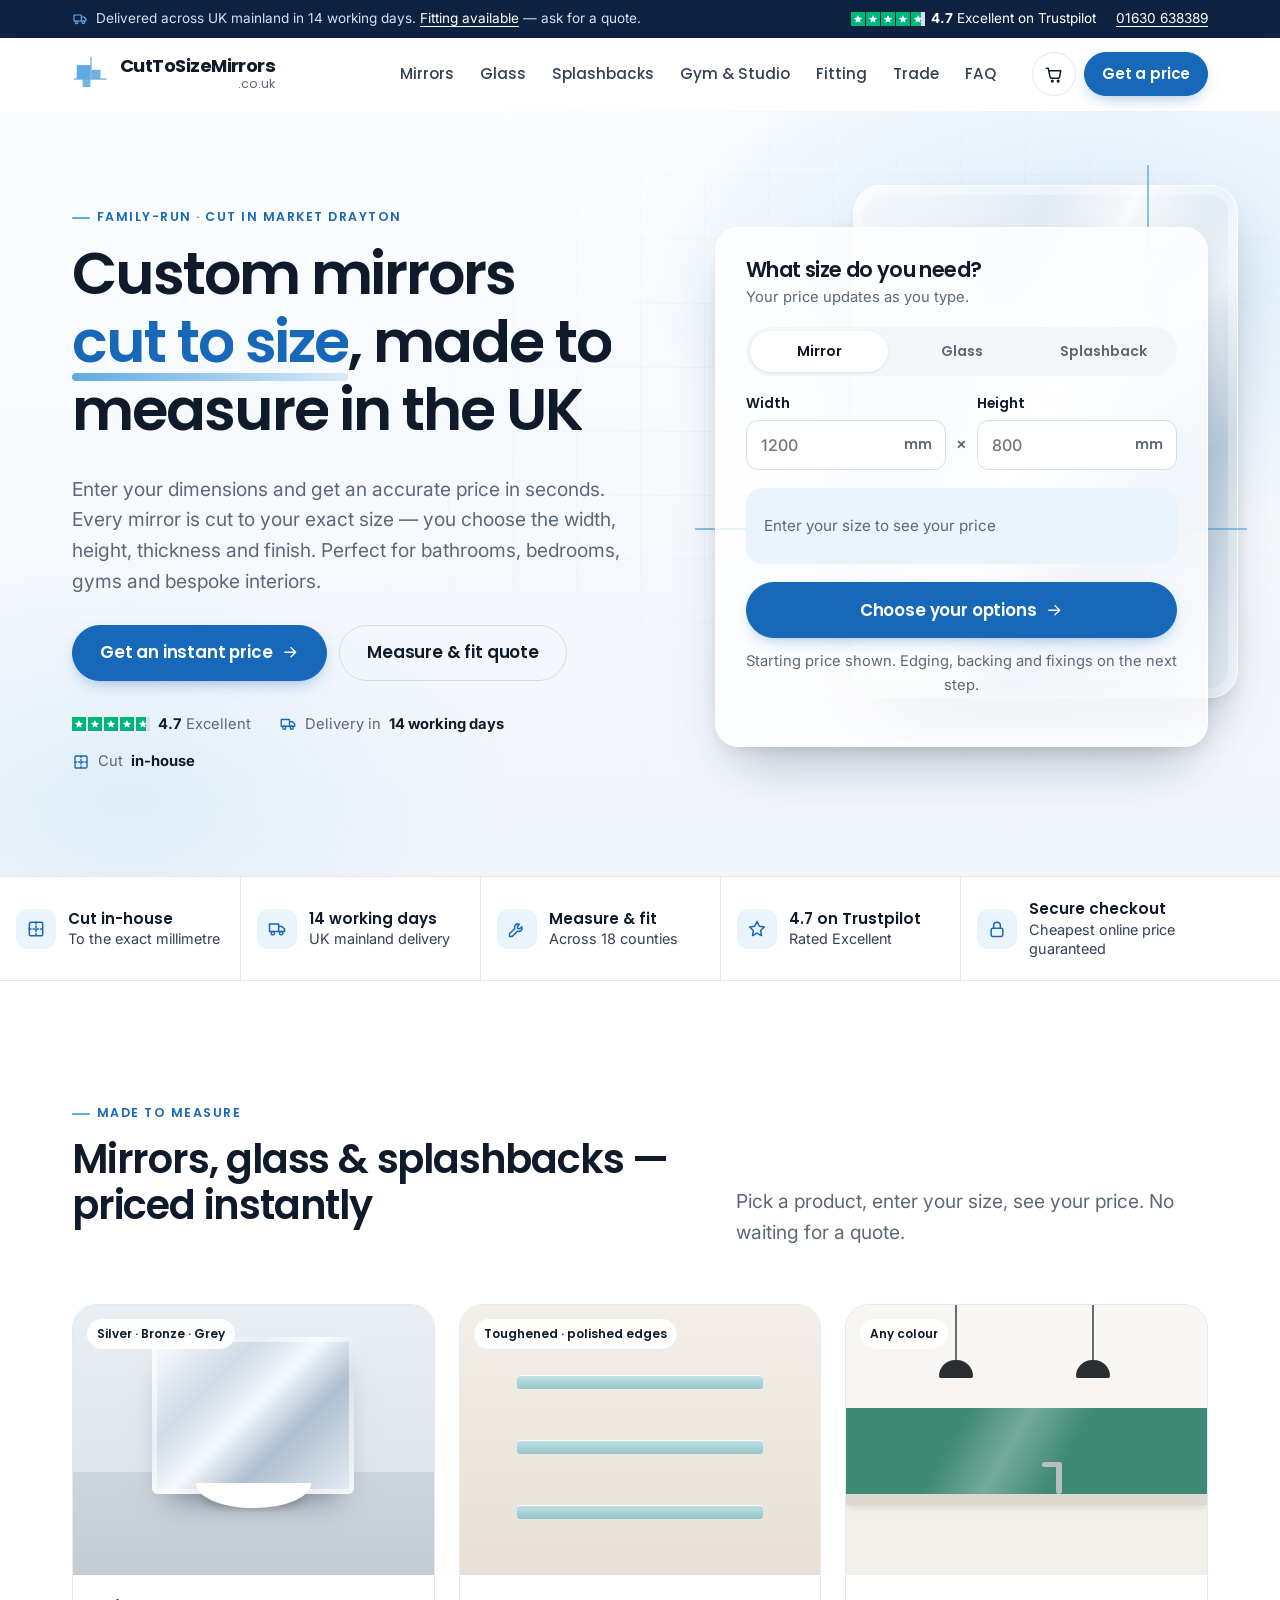
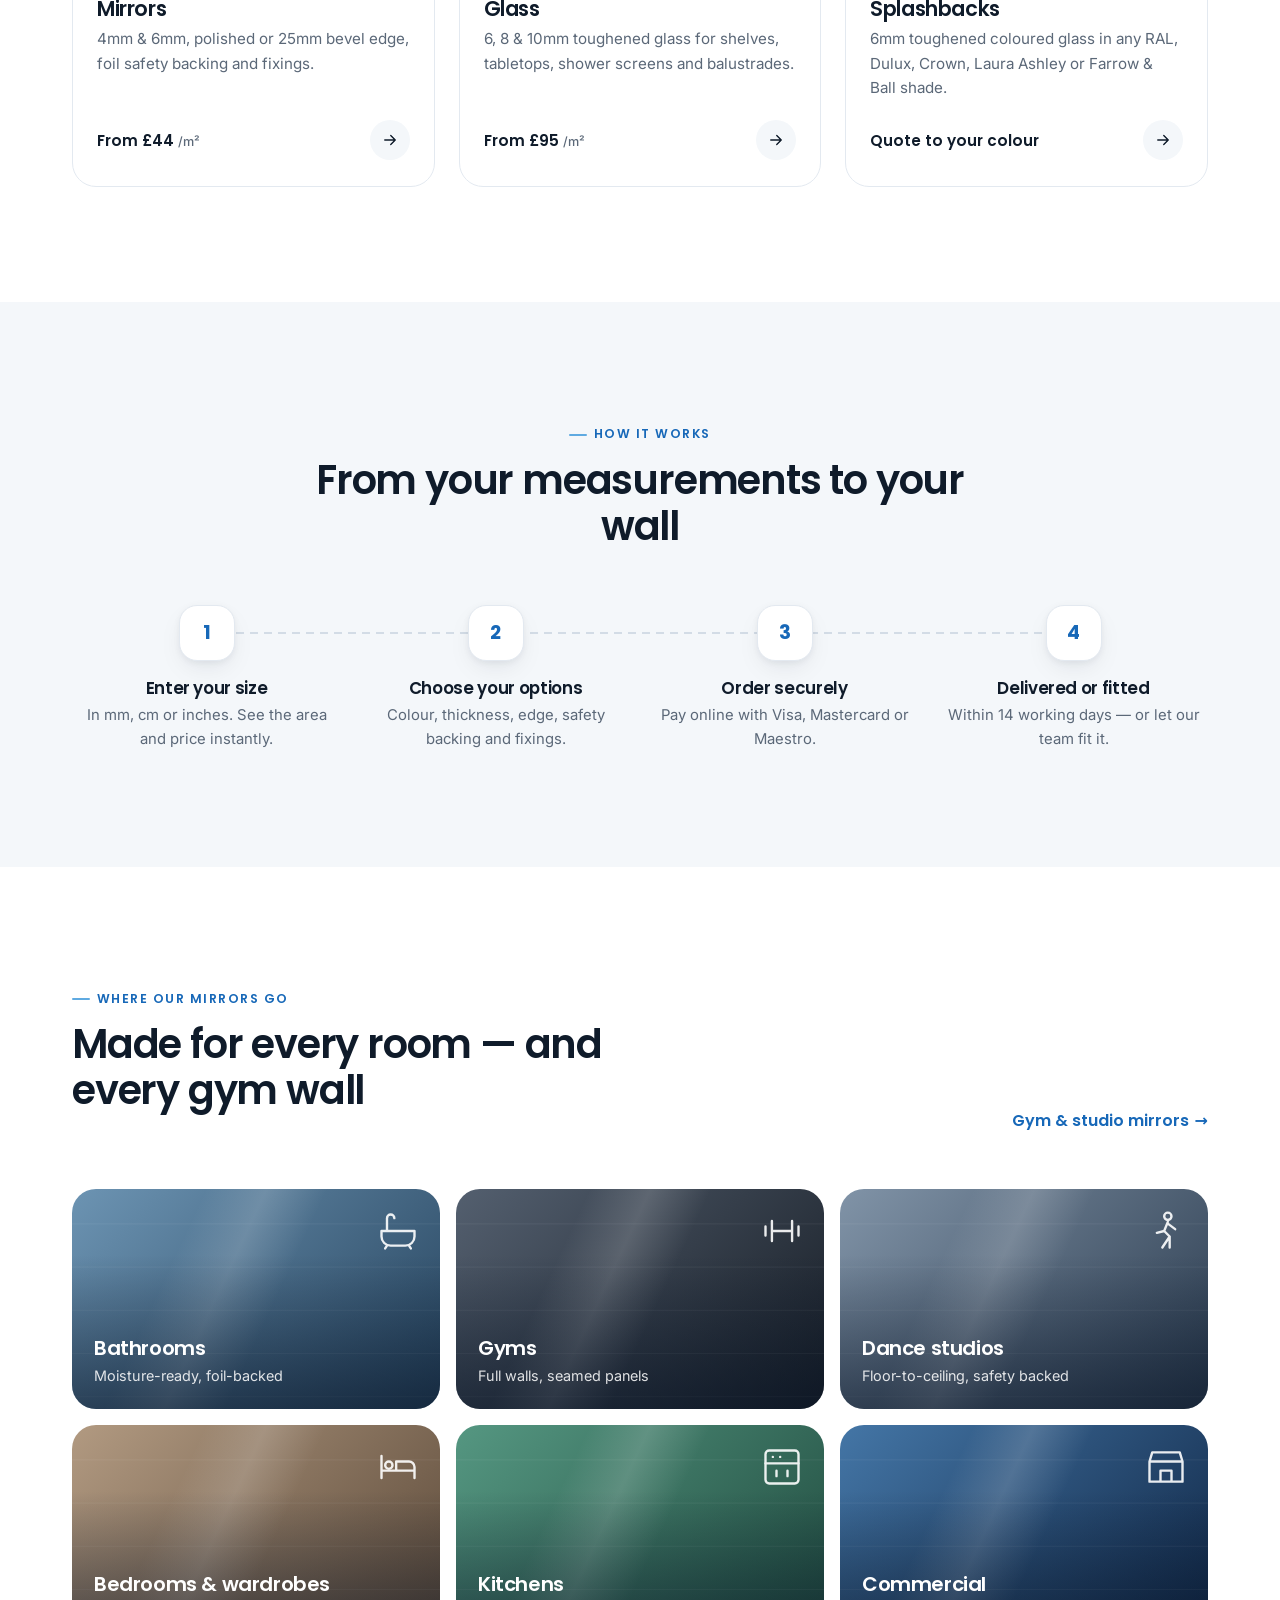
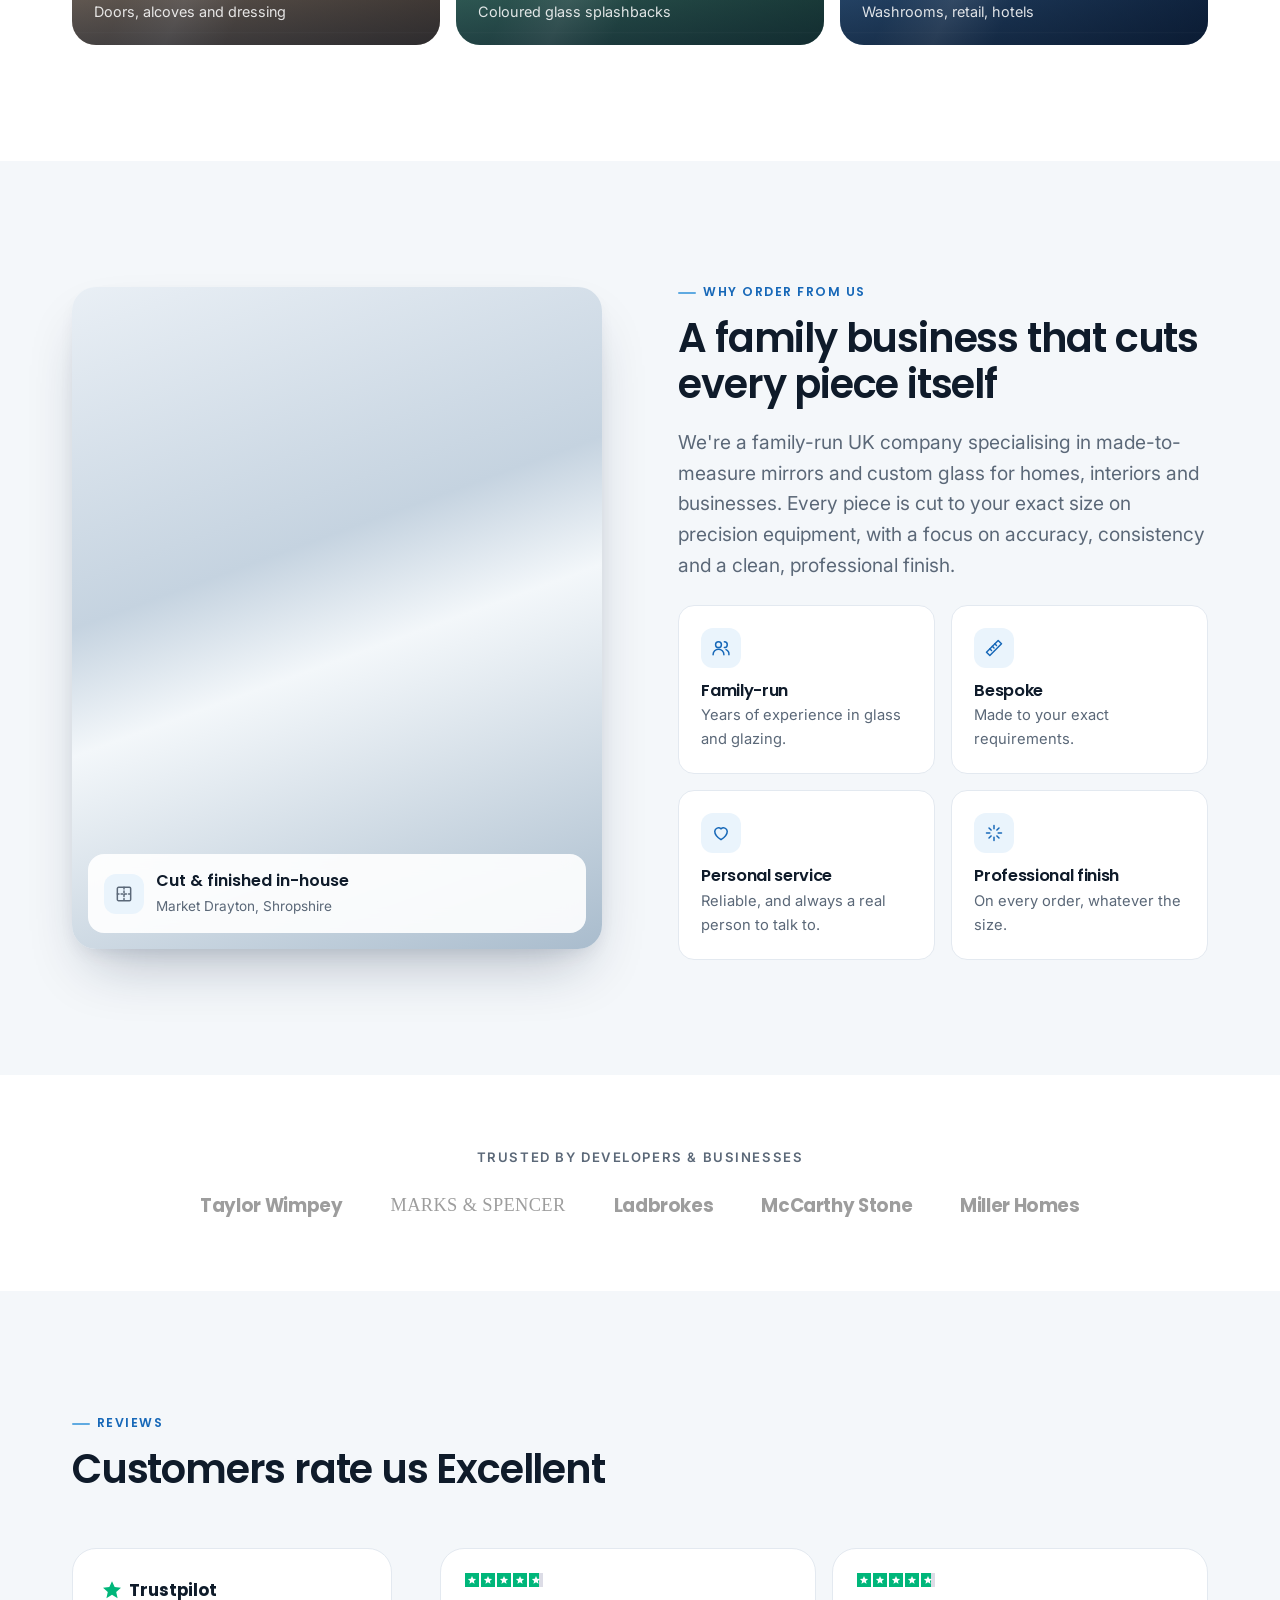
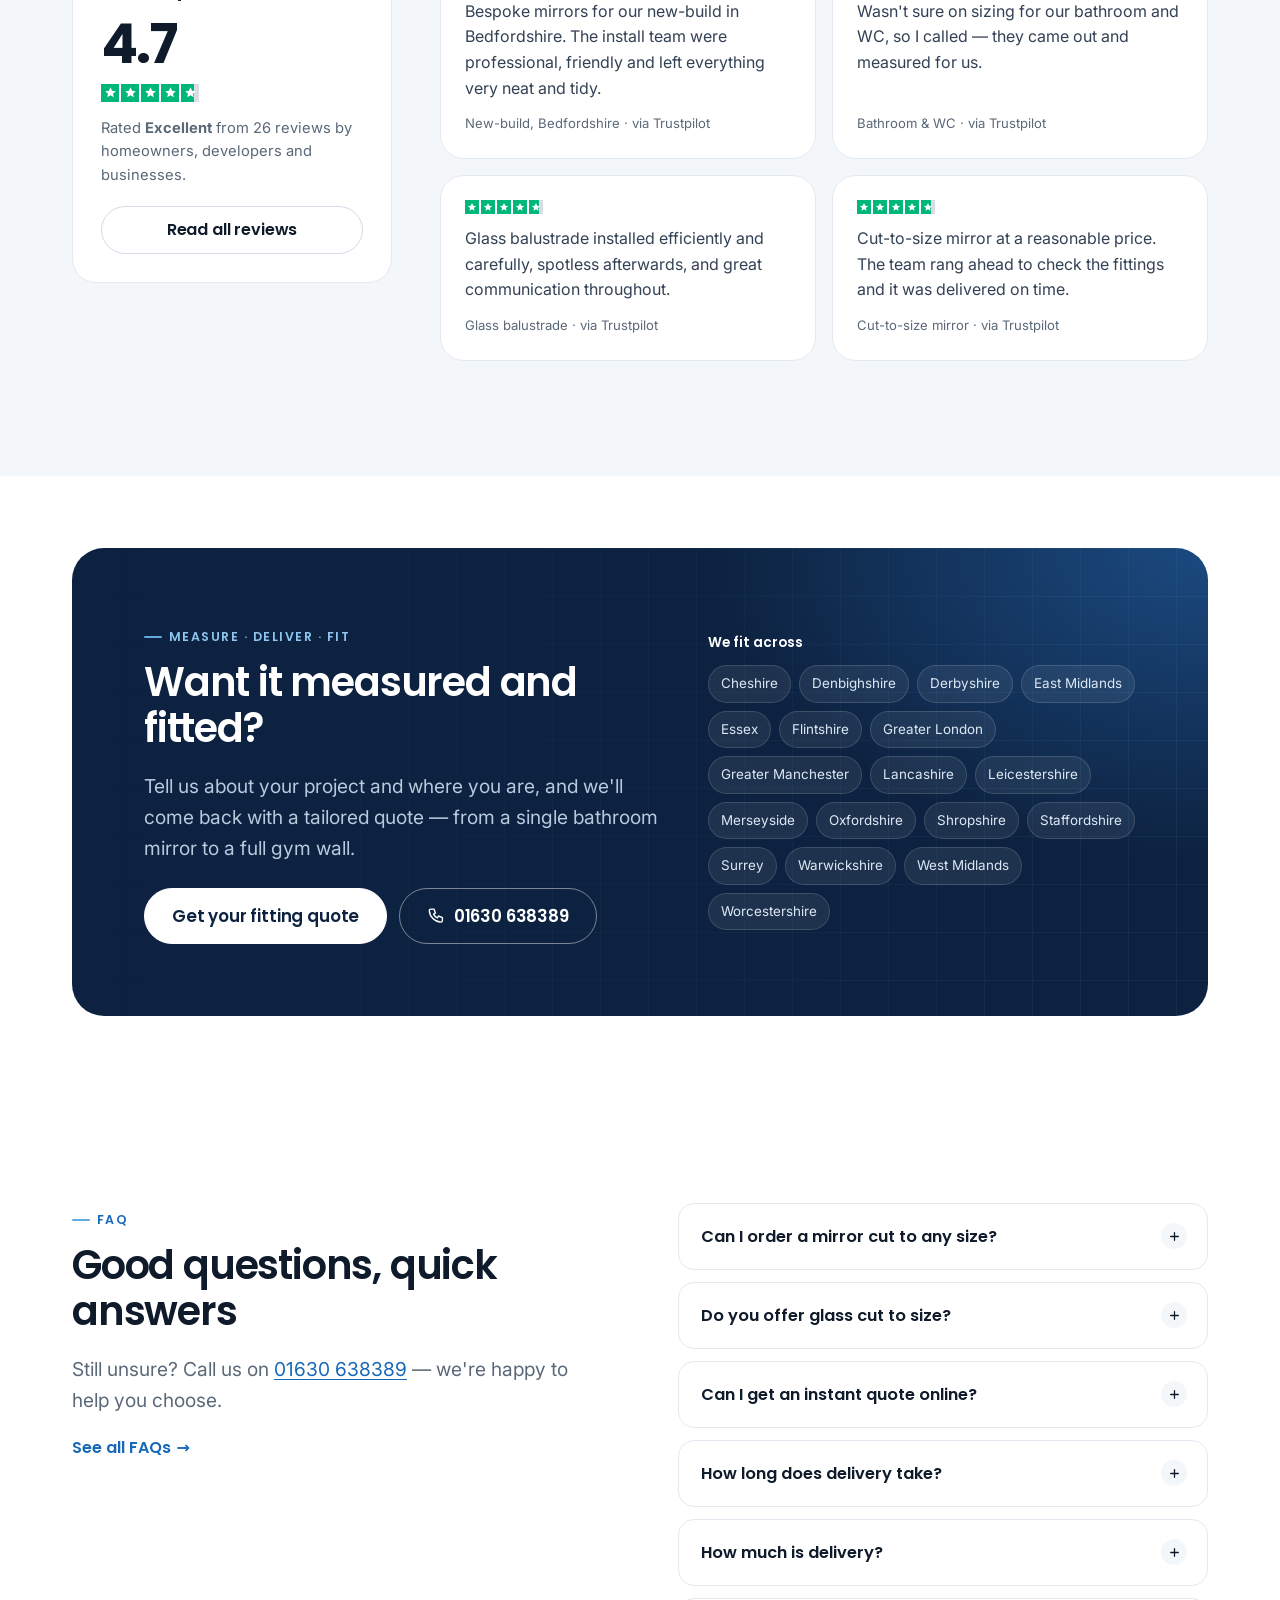
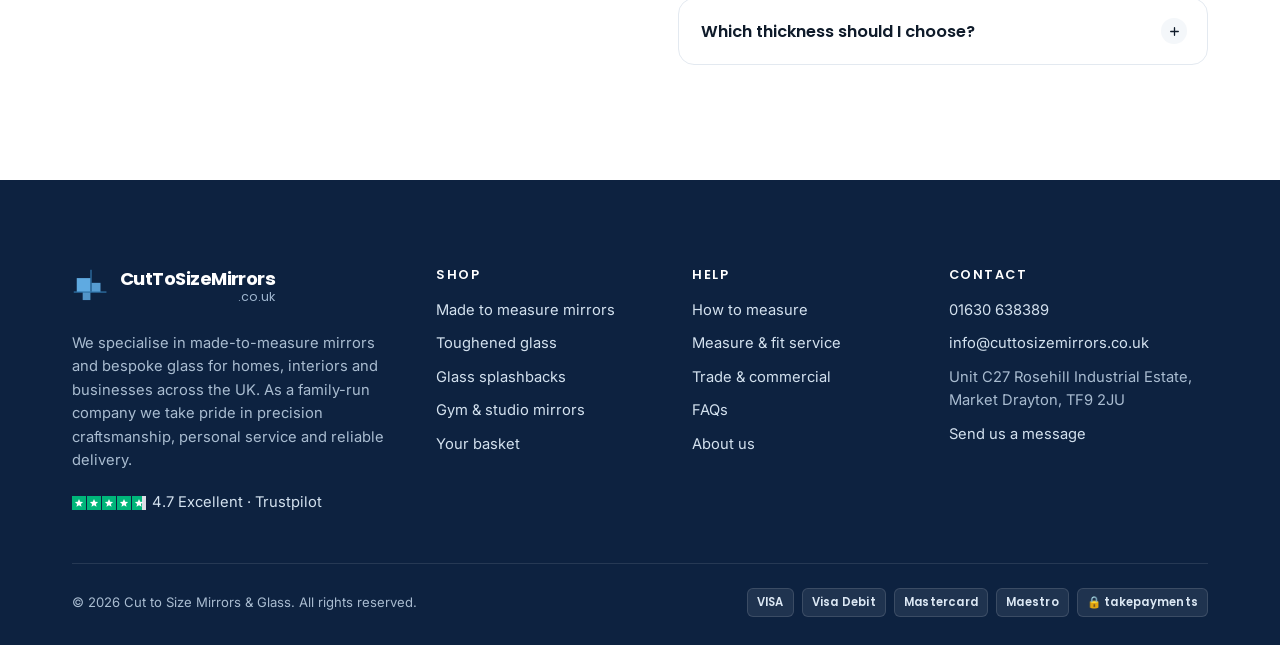
<file: index.html>
<!DOCTYPE html>
<html lang="en-GB" class="no-js">
<head>
<meta charset="utf-8">
<meta name="viewport" content="width=device-width, initial-scale=1">
<title>Custom Mirrors Made to Measure | Cut to Size Mirrors UK</title>
<meta name="description" content="Order custom mirrors made to measure, cut to size glass and splashbacks online with instant quotes and UK delivery. Fast, simple service.">
<link rel="canonical" href="https://cuttosizemirrors.co.uk/">
<meta name="theme-color" content="#ffffff">
<meta property="og:type" content="website">
<meta property="og:site_name" content="Cut to Size Mirrors &amp; Glass">
<meta property="og:locale" content="en_GB">
<meta property="og:title" content="Custom Mirrors Made to Measure | Cut to Size Mirrors UK">
<meta property="og:description" content="Order custom mirrors made to measure, cut to size glass and splashbacks online with instant quotes and UK delivery. Fast, simple service.">
<meta property="og:url" content="https://cuttosizemirrors.co.uk/">
<meta property="og:image" content="https://cuttosizemirrors.co.uk/assets/img/og-image.png">
<meta name="twitter:card" content="summary_large_image">
<link rel="icon" href="./assets/img/favicon.svg" type="image/svg+xml">
<link rel="apple-touch-icon" href="./assets/img/apple-touch-icon.png">
<link rel="manifest" href="./site.webmanifest">
<link rel="preconnect" href="https://fonts.googleapis.com">
<link rel="preconnect" href="https://fonts.gstatic.com" crossorigin>
<link rel="stylesheet" href="https://fonts.googleapis.com/css2?family=Inter:wght@400;500;600&family=Poppins:wght@400;500;600;700&display=swap">
<link rel="stylesheet" href="./assets/css/site.css">
<script type="application/ld+json">{"@context": "https://schema.org", "@type": "HomeAndConstructionBusiness", "@id": "https://cuttosizemirrors.co.uk/#business", "name": "Cut to Size Mirrors & Glass", "url": "https://cuttosizemirrors.co.uk/", "telephone": "+44 1630 638389", "email": "info@cuttosizemirrors.co.uk", "logo": "https://cuttosizemirrors.co.uk/assets/img/logo.svg", "image": "https://cuttosizemirrors.co.uk/assets/img/og-image.png", "description": "Family-run UK company making made-to-measure mirrors, toughened glass and coloured glass splashbacks, with UK mainland delivery and fitting.", "address": {"@type": "PostalAddress", "streetAddress": "Unit C27 Rosehill Industrial Estate", "addressLocality": "Market Drayton", "postalCode": "TF9 2JU", "addressCountry": "GB"}, "areaServed": "GB", "priceRange": "££"}</script>
<script>try{if(sessionStorage.getItem('ctsm-intro')||matchMedia('(prefers-reduced-motion: reduce)').matches)document.documentElement.classList.add('intro-skip');sessionStorage.setItem('ctsm-intro','1')}catch(e){}</script>
<script src="./assets/js/config.js" defer></script><script src="./assets/js/site.js" defer></script><script src="./assets/js/motion.js" defer></script>
</head>
<body class="has-mobile-bar">
<div class="scroll-progress" aria-hidden="true"></div>
<div class="intro" aria-hidden="true">
  <div class="intro__half intro__half--top"></div><div class="intro__half intro__half--bot"></div>
  <div class="intro__logo">
    <svg viewBox="0 0 64 64"><rect class="sq sq1" x="8" y="17" width="23" height="23"/><rect class="sq sq2" x="33" y="25" width="15" height="15"/><rect class="sq sq3" x="18" y="41" width="13" height="13"/><path class="ln ln1" d="M32 3v37"/><path class="ln ln2" d="M3 40.5h55"/></svg>
    <span>Cut to Size <b>Mirrors</b></span>
  </div>
  <div class="intro__cut"></div>
</div>

<a class="skip" href="#main">Skip to content</a>
<div class="topbar">
  <div class="wrap">
    <p class="topbar__msg mb-0"><svg viewBox="0 0 24 24" fill="none" stroke="currentColor" stroke-width="1.8" stroke-linecap="round" stroke-linejoin="round" aria-hidden="true"><path d="M3 6h11v9H3zM14 9h4l3 3v3h-7"/><circle cx="7" cy="17" r="2"/><circle cx="17" cy="17" r="2"/></svg><span>Delivered across UK mainland in 14 working days. <a href="./fitting/">Fitting available</a> — ask for a quote.</span></p>
    <div class="topbar__right">
      <a class="tp-mini" href="https://www.trustpilot.com/review/www.cuttosizemirrors.co.uk" rel="noopener" target="_blank"><span class="stars stars--sm" role="img" aria-label="Rated 4.7 out of 5"><i><svg viewBox="0 0 24 24" aria-hidden="true"><path fill="currentColor" d="M12 2.5l2.9 6.3 6.9.7-5.2 4.6 1.5 6.8L12 17.3l-6.1 3.6 1.5-6.8L2.2 9.5l6.9-.7z"/></svg></i><i><svg viewBox="0 0 24 24" aria-hidden="true"><path fill="currentColor" d="M12 2.5l2.9 6.3 6.9.7-5.2 4.6 1.5 6.8L12 17.3l-6.1 3.6 1.5-6.8L2.2 9.5l6.9-.7z"/></svg></i><i><svg viewBox="0 0 24 24" aria-hidden="true"><path fill="currentColor" d="M12 2.5l2.9 6.3 6.9.7-5.2 4.6 1.5 6.8L12 17.3l-6.1 3.6 1.5-6.8L2.2 9.5l6.9-.7z"/></svg></i><i><svg viewBox="0 0 24 24" aria-hidden="true"><path fill="currentColor" d="M12 2.5l2.9 6.3 6.9.7-5.2 4.6 1.5 6.8L12 17.3l-6.1 3.6 1.5-6.8L2.2 9.5l6.9-.7z"/></svg></i><i class="half"><svg viewBox="0 0 24 24" aria-hidden="true"><path fill="currentColor" d="M12 2.5l2.9 6.3 6.9.7-5.2 4.6 1.5 6.8L12 17.3l-6.1 3.6 1.5-6.8L2.2 9.5l6.9-.7z"/></svg></i></span><span><strong>4.7</strong> Excellent on Trustpilot</span></a>
      <a href="tel:+441630638389">01630 638389</a>
    </div>
  </div>
</div>
<header class="header">
  <div class="wrap">
    <a class="logo" href="./" aria-label="Cut to Size Mirrors — home"><svg class="mark" viewBox="0 0 64 64" aria-hidden="true"><rect x="8" y="17" width="23" height="23" fill="#5FAAE1"/><rect x="33" y="25" width="15" height="15" fill="#5FAAE1" opacity=".9"/><rect x="18" y="41" width="13" height="13" fill="#5FAAE1" opacity=".85"/><path d="M32 3v37M3 40.5h55" stroke="#3C8FCB" stroke-width="1.6"/></svg><span class="logo__text"><span class="logo__name">CutToSizeMirrors</span><span class="logo__tld">.co.uk</span></span></a>
    <nav class="nav" aria-label="Main"><a href="./product/custom-mirror/">Mirrors</a><a href="./product/custom-glass/">Glass</a><a href="./product/made-to-measure-custom-splashback/">Splashbacks</a><a href="./gym-studio-mirrors/">Gym & Studio</a><a href="./fitting/">Fitting</a><a href="./trade/">Trade</a><a href="./faq/">FAQ</a></nav>
    <div class="header__actions">
      <a class="header__phone" href="tel:+441630638389"><small>Need help? Call us</small><strong>01630 638389</strong></a>
      <a class="icon-btn" href="./basket/" aria-label="Basket"><svg viewBox="0 0 24 24" fill="none" stroke="currentColor" stroke-width="1.8" stroke-linecap="round" stroke-linejoin="round" aria-hidden="true"><path d="M3 5h2l2.2 10.2a2 2 0 002 1.8h7.6a2 2 0 002-1.6L20 8H6"/><circle cx="10" cy="20.5" r="1"/><circle cx="17" cy="20.5" r="1"/></svg><span class="badge" data-basket-count hidden>0</span></a>
      <a class="btn btn--cta" href="./product/custom-mirror/">Get a price</a>
      <button class="icon-btn menu-btn" type="button" aria-label="Open menu" aria-controls="drawer" aria-expanded="false" data-open-drawer><svg viewBox="0 0 24 24" fill="none" stroke="currentColor" stroke-width="1.8" stroke-linecap="round" stroke-linejoin="round" aria-hidden="true"><path d="M4 7h16M4 12h16M4 17h16"/></svg></button>
    </div>
  </div>
</header>
<div class="drawer" id="drawer" aria-hidden="true">
  <div class="drawer__scrim" data-close-drawer></div>
  <div class="drawer__panel" role="dialog" aria-modal="true" aria-label="Menu">
    <div class="drawer__top"><a class="logo" href="./" aria-label="Cut to Size Mirrors — home"><svg class="mark" viewBox="0 0 64 64" aria-hidden="true"><rect x="8" y="17" width="23" height="23" fill="#5FAAE1"/><rect x="33" y="25" width="15" height="15" fill="#5FAAE1" opacity=".9"/><rect x="18" y="41" width="13" height="13" fill="#5FAAE1" opacity=".85"/><path d="M32 3v37M3 40.5h55" stroke="#3C8FCB" stroke-width="1.6"/></svg><span class="logo__text"><span class="logo__name">CutToSizeMirrors</span><span class="logo__tld">.co.uk</span></span></a><button class="icon-btn" type="button" aria-label="Close menu" data-close-drawer><svg viewBox="0 0 24 24" fill="none" stroke="currentColor" stroke-width="1.8" stroke-linecap="round" stroke-linejoin="round" aria-hidden="true"><path d="M6 6l12 12M18 6L6 18"/></svg></button></div>
    <nav aria-label="Mobile"><a href="./product/custom-mirror/">Mirrors</a><a href="./product/custom-glass/">Glass</a><a href="./product/made-to-measure-custom-splashback/">Splashbacks</a><a href="./gym-studio-mirrors/">Gym & Studio</a><a href="./fitting/">Fitting</a><a href="./trade/">Trade</a><a href="./faq/">FAQ</a><a href="./how-to-measure/">How to measure</a><a href="./about/">About us</a><a href="./contact-us/">Contact us</a></nav>
    <div class="drawer__foot">
      <a class="btn btn--block" href="./product/custom-mirror/">Get an instant price</a>
      <a class="btn btn--ghost btn--block" href="tel:+441630638389"><svg viewBox="0 0 24 24" fill="none" stroke="currentColor" stroke-width="1.8" stroke-linecap="round" stroke-linejoin="round" aria-hidden="true"><path d="M5 4h4l2 5-2.5 1.5a11 11 0 005 5L15 13l5 2v4a2 2 0 01-2 2A16 16 0 013 6a2 2 0 012-2"/></svg> Call 01630 638389</a>
      <p>Mon–Fri · Unit C27, Market Drayton</p>
    </div>
  </div>
</div>

<main id="main">

<section class="hero">
  <div class="wrap hero__grid">
    <div>
      <p class="eyebrow rise" style="--d:0">Family-run · Cut in Market Drayton</p>
      <h1 class="words"><span class="w"><span style="--i:0">Custom</span></span> <span class="w"><span style="--i:1">mirrors</span></span> <em><span class="w"><span style="--i:2">cut</span></span> <span class="w"><span style="--i:3">to</span></span> <span class="w"><span style="--i:4">size</span></span></em><span class="w"><span style="--i:5">,</span></span> <span class="w"><span style="--i:6">made</span></span> <span class="w"><span style="--i:7">to</span></span> <span class="w"><span style="--i:8">measure</span></span> <span class="w"><span style="--i:9">in</span></span> <span class="w"><span style="--i:10">the</span></span> <span class="w"><span style="--i:11">UK</span></span></h1>
      <p class="lead rise" style="--d:5">Enter your dimensions and get an accurate price in seconds. Every mirror is cut to your exact size — you choose the width, height, thickness and finish. Perfect for bathrooms, bedrooms, gyms and bespoke interiors.</p>
      <div class="hero__ctas rise" style="--d:6">
        <a class="btn btn--lg magnetic" href="./product/custom-mirror/">Get an instant price <svg viewBox="0 0 24 24" fill="none" stroke="currentColor" stroke-width="1.8" stroke-linecap="round" stroke-linejoin="round" aria-hidden="true"><path d="M5 12h14M13 6l6 6-6 6"/></svg></a>
        <a class="btn btn--ghost btn--lg" href="./fitting/">Measure &amp; fit quote</a>
      </div>
      <div class="hero__proof rise" style="--d:7">
        <a class="proof-item" href="https://www.trustpilot.com/review/www.cuttosizemirrors.co.uk" rel="noopener" target="_blank" style="text-decoration:none;color:inherit"><span class="stars stars--sm" role="img" aria-label="Rated 4.7 out of 5"><i><svg viewBox="0 0 24 24" aria-hidden="true"><path fill="currentColor" d="M12 2.5l2.9 6.3 6.9.7-5.2 4.6 1.5 6.8L12 17.3l-6.1 3.6 1.5-6.8L2.2 9.5l6.9-.7z"/></svg></i><i><svg viewBox="0 0 24 24" aria-hidden="true"><path fill="currentColor" d="M12 2.5l2.9 6.3 6.9.7-5.2 4.6 1.5 6.8L12 17.3l-6.1 3.6 1.5-6.8L2.2 9.5l6.9-.7z"/></svg></i><i><svg viewBox="0 0 24 24" aria-hidden="true"><path fill="currentColor" d="M12 2.5l2.9 6.3 6.9.7-5.2 4.6 1.5 6.8L12 17.3l-6.1 3.6 1.5-6.8L2.2 9.5l6.9-.7z"/></svg></i><i><svg viewBox="0 0 24 24" aria-hidden="true"><path fill="currentColor" d="M12 2.5l2.9 6.3 6.9.7-5.2 4.6 1.5 6.8L12 17.3l-6.1 3.6 1.5-6.8L2.2 9.5l6.9-.7z"/></svg></i><i class="half"><svg viewBox="0 0 24 24" aria-hidden="true"><path fill="currentColor" d="M12 2.5l2.9 6.3 6.9.7-5.2 4.6 1.5 6.8L12 17.3l-6.1 3.6 1.5-6.8L2.2 9.5l6.9-.7z"/></svg></i></span><span><strong>4.7</strong> Excellent</span></a>
        <span class="proof-item"><svg viewBox="0 0 24 24" fill="none" stroke="currentColor" stroke-width="1.8" stroke-linecap="round" stroke-linejoin="round" aria-hidden="true"><path d="M3 6h11v9H3zM14 9h4l3 3v3h-7"/><circle cx="7" cy="17" r="2"/><circle cx="17" cy="17" r="2"/></svg> Delivery in <strong>14 working days</strong></span>
        <span class="proof-item"><svg viewBox="0 0 24 24" fill="none" stroke="currentColor" stroke-width="1.8" stroke-linecap="round" stroke-linejoin="round" aria-hidden="true"><rect x="4" y="4" width="16" height="16" rx="1.5"/><path d="M4 12h16M12 4v16" stroke-dasharray="2 2.5"/></svg> Cut <strong>in-house</strong></span>
      </div>
    </div>
    <div class="quote-stage rise rise--card" style="--d:3" data-tilt-stage>
      <div class="quote-stage__mirror" aria-hidden="true" data-parallax="-18"><span class="glint"></span></div>
      <span class="quote-stage__cross quote-stage__cross--v" aria-hidden="true"></span>
      <span class="quote-stage__cross quote-stage__cross--h" aria-hidden="true"></span>
      <form class="card-glass qp" data-quick-price onsubmit="return false">
        <h2>What size do you need?</h2>
        <p>Your price updates as you type.</p>
        <div class="tabs" role="tablist" aria-label="Product">
          <button type="button" role="tab" aria-selected="true" data-kind="mirror">Mirror</button>
          <button type="button" role="tab" aria-selected="false" tabindex="-1" data-kind="glass">Glass</button>
          <button type="button" role="tab" aria-selected="false" tabindex="-1" data-kind="splashback">Splashback</button>
        </div>
        <div class="qp__dims">
          <div class="field"><label for="qw">Width</label><div class="input-unit"><input class="input" id="qw" name="qw" type="number" inputmode="decimal" min="1" placeholder="1200"><span>mm</span></div></div>
          <span class="qp__x" aria-hidden="true">×</span>
          <div class="field"><label for="qh">Height</label><div class="input-unit"><input class="input" id="qh" name="qh" type="number" inputmode="decimal" min="1" placeholder="800"><span>mm</span></div></div>
        </div>
        <div class="qp__result" data-qp-out aria-live="polite"></div>
        <a class="btn btn--block btn--lg" href="./product/custom-mirror/" data-qp-go data-mirror="./product/custom-mirror/" data-glass="./product/custom-glass/" data-splashback="./product/made-to-measure-custom-splashback/">Choose your options <svg viewBox="0 0 24 24" fill="none" stroke="currentColor" stroke-width="1.8" stroke-linecap="round" stroke-linejoin="round" aria-hidden="true"><path d="M5 12h14M13 6l6 6-6 6"/></svg></a>
        <p class="qp__note">Starting price shown. Edging, backing and fixings on the next step.</p>
      </form>
    </div>
  </div>
</section>

<section class="usp-strip" aria-label="Why customers choose us">
  <ul class="wrap">
    <li><span class="usp-ico"><svg viewBox="0 0 24 24" fill="none" stroke="currentColor" stroke-width="1.8" stroke-linecap="round" stroke-linejoin="round" aria-hidden="true"><rect x="4" y="4" width="16" height="16" rx="1.5"/><path d="M4 12h16M12 4v16" stroke-dasharray="2 2.5"/></svg></span><span><strong>Cut in-house</strong>To the exact millimetre</span></li>
    <li><span class="usp-ico"><svg viewBox="0 0 24 24" fill="none" stroke="currentColor" stroke-width="1.8" stroke-linecap="round" stroke-linejoin="round" aria-hidden="true"><path d="M3 6h11v9H3zM14 9h4l3 3v3h-7"/><circle cx="7" cy="17" r="2"/><circle cx="17" cy="17" r="2"/></svg></span><span><strong>14 working days</strong>UK mainland delivery</span></li>
    <li><span class="usp-ico"><svg viewBox="0 0 24 24" fill="none" stroke="currentColor" stroke-width="1.8" stroke-linecap="round" stroke-linejoin="round" aria-hidden="true"><path d="M14.7 6.3a4 4 0 00-5.4 5.2L3 17.8V21h3.2l6.3-6.3a4 4 0 005.2-5.4l-2.5 2.5-2.3-.5-.5-2.3z"/></svg></span><span><strong>Measure &amp; fit</strong>Across 18 counties</span></li>
    <li><span class="usp-ico"><svg viewBox="0 0 24 24" fill="none" stroke="currentColor" stroke-width="1.8" stroke-linecap="round" stroke-linejoin="round" aria-hidden="true"><path d="M12 3l2.7 5.6 6.1.9-4.4 4.3 1 6.1L12 17l-5.4 2.9 1-6.1-4.4-4.3 6.1-.9z"/></svg></span><span><strong>4.7 on Trustpilot</strong>Rated Excellent</span></li>
    <li><span class="usp-ico"><svg viewBox="0 0 24 24" fill="none" stroke="currentColor" stroke-width="1.8" stroke-linecap="round" stroke-linejoin="round" aria-hidden="true"><rect x="5" y="11" width="14" height="10" rx="2"/><path d="M8 11V8a4 4 0 018 0v3"/></svg></span><span><strong>Secure checkout</strong>Cheapest online price guaranteed</span></li>
  </ul>
</section>
<section class="section">
  <div class="wrap">
    <div class="section__head section__head--split">
      <div><p class="eyebrow">Made to measure</p><h2>Mirrors, glass &amp; splashbacks — priced instantly</h2></div>
      <p class="lead mb-0">Pick a product, enter your size, see your price. No waiting for a quote.</p>
    </div>
    
<div class="grid grid--3">
  <a class="pcard reveal" href="./product/custom-mirror/">
    <div class="pcard__art"><div class="art art--mirror"><div class="pane"></div><div class="basin"></div></div><span class="art-tag">Silver · Bronze · Grey</span></div>
    <div class="pcard__body"><h3>Mirrors</h3><p>4mm &amp; 6mm, polished or 25mm bevel edge, foil safety backing and fixings.</p>
      <div class="pcard__foot"><span class="pcard__price">From £44 <small>/m²</small></span><span class="pcard__go"><svg viewBox="0 0 24 24" fill="none" stroke="currentColor" stroke-width="1.8" stroke-linecap="round" stroke-linejoin="round" aria-hidden="true"><path d="M5 12h14M13 6l6 6-6 6"/></svg></span></div></div>
  </a>
  <a class="pcard reveal" href="./product/custom-glass/">
    <div class="pcard__art"><div class="art art--glass"><div class="shelf"></div><div class="shelf"></div><div class="shelf"></div></div><span class="art-tag">Toughened · polished edges</span></div>
    <div class="pcard__body"><h3>Glass</h3><p>6, 8 &amp; 10mm toughened glass for shelves, tabletops, shower screens and balustrades.</p>
      <div class="pcard__foot"><span class="pcard__price">From £95 <small>/m²</small></span><span class="pcard__go"><svg viewBox="0 0 24 24" fill="none" stroke="currentColor" stroke-width="1.8" stroke-linecap="round" stroke-linejoin="round" aria-hidden="true"><path d="M5 12h14M13 6l6 6-6 6"/></svg></span></div></div>
  </a>
  <a class="pcard reveal" href="./product/made-to-measure-custom-splashback/">
    <div class="pcard__art"><div class="art art--splash"><span class="pendant" style="left:30%"></span><span class="pendant" style="left:68%"></span><div class="worktop"></div><div class="tap"></div></div><span class="art-tag">Any colour</span></div>
    <div class="pcard__body"><h3>Splashbacks</h3><p>6mm toughened coloured glass in any RAL, Dulux, Crown, Laura Ashley or Farrow &amp; Ball shade.</p>
      <div class="pcard__foot"><span class="pcard__price">Quote to your colour</span><span class="pcard__go"><svg viewBox="0 0 24 24" fill="none" stroke="currentColor" stroke-width="1.8" stroke-linecap="round" stroke-linejoin="round" aria-hidden="true"><path d="M5 12h14M13 6l6 6-6 6"/></svg></span></div></div>
  </a>
</div>
  </div>
</section>
<section class="section section--soft">
  <div class="wrap">
    <div class="section__head section__head--center"><p class="eyebrow">How it works</p><h2>From your measurements to your wall</h2></div>
    <ol class="steps">
      <li class="reveal"><h3>Enter your size</h3><p>In mm, cm or inches. See the area and price instantly.</p></li>
      <li class="reveal"><h3>Choose your options</h3><p>Colour, thickness, edge, safety backing and fixings.</p></li>
      <li class="reveal"><h3>Order securely</h3><p>Pay online with Visa, Mastercard or Maestro.</p></li>
      <li class="reveal"><h3>Delivered or fitted</h3><p>Within 14 working days — or let our team fit it.</p></li>
    </ol>
  </div>
</section>
<section class="section">
  <div class="wrap">
    <div class="section__head section__head--split">
      <div><p class="eyebrow">Where our mirrors go</p><h2>Made for every room — and every gym wall</h2></div>
      <a class="link-arrow" href="./gym-studio-mirrors/">Gym &amp; studio mirrors</a>
    </div>
    <div class="uses"><a class="use reveal" href="./product/custom-mirror/" style="--g:linear-gradient(135deg,#6f97b6,#23405a)"><svg viewBox="0 0 24 24" fill="none" stroke="currentColor" stroke-width="1.3" stroke-linecap="round" stroke-linejoin="round" aria-hidden="true"><path d="M3 12h18v3a5 5 0 01-5 5H8a5 5 0 01-5-5zM6 12V5a2 2 0 014 0M6 20l-1 1.5M18 20l1 1.5"/></svg><h3>Bathrooms</h3><p>Moisture-ready, foil-backed</p></a><a class="use reveal" href="./gym-studio-mirrors/" style="--g:linear-gradient(135deg,#566272,#141a22)"><svg viewBox="0 0 24 24" fill="none" stroke="currentColor" stroke-width="1.3" stroke-linecap="round" stroke-linejoin="round" aria-hidden="true"><path d="M6.5 6.5v11M17.5 6.5v11M3 9.5v5M21 9.5v5M6.5 12h11"/></svg><h3>Gyms</h3><p>Full walls, seamed panels</p></a><a class="use reveal" href="./gym-studio-mirrors/" style="--g:linear-gradient(135deg,#8497ab,#27374a)"><svg viewBox="0 0 24 24" fill="none" stroke="currentColor" stroke-width="1.3" stroke-linecap="round" stroke-linejoin="round" aria-hidden="true"><circle cx="13" cy="4" r="2"/><path d="M13 7l-2 5 3 3v6M11 12l-4 1M13 8l4 3M14 15l-4 6"/></svg><h3>Dance studios</h3><p>Floor-to-ceiling, safety backed</p></a><a class="use reveal" href="./product/custom-mirror/" style="--g:linear-gradient(135deg,#b59d84,#574535)"><svg viewBox="0 0 24 24" fill="none" stroke="currentColor" stroke-width="1.3" stroke-linecap="round" stroke-linejoin="round" aria-hidden="true"><path d="M3 18V6M3 14h18v4M21 14v-2a3 3 0 00-3-3h-7v5"/><circle cx="7" cy="11" r="2"/></svg><h3>Bedrooms &amp; wardrobes</h3><p>Doors, alcoves and dressing</p></a><a class="use reveal" href="./product/made-to-measure-custom-splashback/" style="--g:linear-gradient(135deg,#579a84,#1d473b)"><svg viewBox="0 0 24 24" fill="none" stroke="currentColor" stroke-width="1.3" stroke-linecap="round" stroke-linejoin="round" aria-hidden="true"><rect x="3" y="3" width="18" height="18" rx="2"/><path d="M3 10h18M7 6.5h.01M11 6.5h.01M9 14v3M15 14v3"/></svg><h3>Kitchens</h3><p>Coloured glass splashbacks</p></a><a class="use reveal" href="./trade/" style="--g:linear-gradient(135deg,#4679aa,#0d2240)"><svg viewBox="0 0 24 24" fill="none" stroke="currentColor" stroke-width="1.3" stroke-linecap="round" stroke-linejoin="round" aria-hidden="true"><path d="M3 9l1.5-5h15L21 9M3 9v11h18V9M3 9h18M9 20v-6h6v6"/></svg><h3>Commercial</h3><p>Washrooms, retail, hotels</p></a></div>
  </div>
</section>
<section class="section section--soft">
  <div class="wrap split">
    <div class="reveal">
      <div class="photo" style="--g:linear-gradient(160deg,#e9eff5 0%,#c5d3e0 40%,#f3f7fa 55%,#a9bccd 100%)">
        <!-- TODO(client): replace with a real photo of your workshop or a finished job -->
        <div class="photo__badge"><span class="usp-ico"><svg viewBox="0 0 24 24" fill="none" stroke="currentColor" stroke-width="1.8" stroke-linecap="round" stroke-linejoin="round" aria-hidden="true"><rect x="4" y="4" width="16" height="16" rx="1.5"/><path d="M4 12h16M12 4v16" stroke-dasharray="2 2.5"/></svg></span><div><strong>Cut &amp; finished in-house</strong><span>Market Drayton, Shropshire</span></div></div>
      </div>
    </div>
    <div>
      <p class="eyebrow">Why order from us</p>
      <h2>A family business that cuts every piece itself</h2>
      <p class="lead">We're a family-run UK company specialising in made-to-measure mirrors and custom glass for homes, interiors and businesses. Every piece is cut to your exact size on precision equipment, with a focus on accuracy, consistency and a clean, professional finish.</p>
      <div class="pillars mt-2">
        <div class="pillar reveal"><span class="usp-ico"><svg viewBox="0 0 24 24" fill="none" stroke="currentColor" stroke-width="1.8" stroke-linecap="round" stroke-linejoin="round" aria-hidden="true"><circle cx="9" cy="8" r="3.5"/><path d="M2.5 20a6.5 6.5 0 0113 0"/><path d="M16 4.5a3.5 3.5 0 010 7M18 14a6 6 0 013.5 6"/></svg></span><h3>Family-run</h3><p>Years of experience in glass and glazing.</p></div>
        <div class="pillar reveal"><span class="usp-ico"><svg viewBox="0 0 24 24" fill="none" stroke="currentColor" stroke-width="1.8" stroke-linecap="round" stroke-linejoin="round" aria-hidden="true"><path d="M3 17L17 3l4 4L7 21z"/><path d="M7 13l2 2M10 10l2 2M13 7l2 2"/></svg></span><h3>Bespoke</h3><p>Made to your exact requirements.</p></div>
        <div class="pillar reveal"><span class="usp-ico"><svg viewBox="0 0 24 24" fill="none" stroke="currentColor" stroke-width="1.8" stroke-linecap="round" stroke-linejoin="round" aria-hidden="true"><path d="M12 20s-7.5-4.5-7.5-10A4.5 4.5 0 0112 7a4.5 4.5 0 017.5 3c0 5.5-7.5 10-7.5 10z"/></svg></span><h3>Personal service</h3><p>Reliable, and always a real person to talk to.</p></div>
        <div class="pillar reveal"><span class="usp-ico"><svg viewBox="0 0 24 24" fill="none" stroke="currentColor" stroke-width="1.8" stroke-linecap="round" stroke-linejoin="round" aria-hidden="true"><path d="M12 3v4M12 17v4M3 12h4M17 12h4M6 6l2.5 2.5M15.5 15.5L18 18M6 18l2.5-2.5M15.5 8.5L18 6"/></svg></span><h3>Professional finish</h3><p>On every order, whatever the size.</p></div>
      </div>
    </div>
  </div>
</section>
<section class="section section--tight">
  <div class="wrap">
    <p class="center fine" style="margin-bottom:24px;text-transform:uppercase;letter-spacing:.12em;font-weight:600">Trusted by developers &amp; businesses</p>
    <div class="logos" aria-label="Some of the businesses we supply">
  <span>Taylor Wimpey</span><span class="serif">MARKS &amp; SPENCER</span><span>Ladbrokes</span><span>McCarthy Stone</span><span>Miller Homes</span>
</div>
  </div>
</section>

<section class="section section--soft" id="reviews">
  <div class="wrap">
    <div class="section__head">
      <p class="eyebrow">Reviews</p>
      <h2>Customers rate us Excellent</h2>
    </div>
    <div class="reviews">
      <div class="tp-score reveal">
        <div class="tp-logo"><svg style="color:var(--star)" viewBox="0 0 24 24" aria-hidden="true"><path fill="currentColor" d="M12 2.5l2.9 6.3 6.9.7-5.2 4.6 1.5 6.8L12 17.3l-6.1 3.6 1.5-6.8L2.2 9.5l6.9-.7z"/></svg> Trustpilot</div>
        <div class="tp-score__big" data-count="4.7" data-decimals="1">4.7</div>
        <div style="margin-top:10px"><span class="stars" role="img" aria-label="Rated 4.7 out of 5"><i><svg viewBox="0 0 24 24" aria-hidden="true"><path fill="currentColor" d="M12 2.5l2.9 6.3 6.9.7-5.2 4.6 1.5 6.8L12 17.3l-6.1 3.6 1.5-6.8L2.2 9.5l6.9-.7z"/></svg></i><i><svg viewBox="0 0 24 24" aria-hidden="true"><path fill="currentColor" d="M12 2.5l2.9 6.3 6.9.7-5.2 4.6 1.5 6.8L12 17.3l-6.1 3.6 1.5-6.8L2.2 9.5l6.9-.7z"/></svg></i><i><svg viewBox="0 0 24 24" aria-hidden="true"><path fill="currentColor" d="M12 2.5l2.9 6.3 6.9.7-5.2 4.6 1.5 6.8L12 17.3l-6.1 3.6 1.5-6.8L2.2 9.5l6.9-.7z"/></svg></i><i><svg viewBox="0 0 24 24" aria-hidden="true"><path fill="currentColor" d="M12 2.5l2.9 6.3 6.9.7-5.2 4.6 1.5 6.8L12 17.3l-6.1 3.6 1.5-6.8L2.2 9.5l6.9-.7z"/></svg></i><i class="half"><svg viewBox="0 0 24 24" aria-hidden="true"><path fill="currentColor" d="M12 2.5l2.9 6.3 6.9.7-5.2 4.6 1.5 6.8L12 17.3l-6.1 3.6 1.5-6.8L2.2 9.5l6.9-.7z"/></svg></i></span></div>
        <p>Rated <strong>Excellent</strong> from 26 reviews by homeowners, developers and businesses.</p>
        <a class="btn btn--ghost btn--block" href="https://www.trustpilot.com/review/www.cuttosizemirrors.co.uk" rel="noopener" target="_blank">Read all reviews</a>
      </div>
      <div class="review-list"><article class="review reveal"><span class="stars stars--sm" role="img" aria-label="Rated 4.7 out of 5"><i><svg viewBox="0 0 24 24" aria-hidden="true"><path fill="currentColor" d="M12 2.5l2.9 6.3 6.9.7-5.2 4.6 1.5 6.8L12 17.3l-6.1 3.6 1.5-6.8L2.2 9.5l6.9-.7z"/></svg></i><i><svg viewBox="0 0 24 24" aria-hidden="true"><path fill="currentColor" d="M12 2.5l2.9 6.3 6.9.7-5.2 4.6 1.5 6.8L12 17.3l-6.1 3.6 1.5-6.8L2.2 9.5l6.9-.7z"/></svg></i><i><svg viewBox="0 0 24 24" aria-hidden="true"><path fill="currentColor" d="M12 2.5l2.9 6.3 6.9.7-5.2 4.6 1.5 6.8L12 17.3l-6.1 3.6 1.5-6.8L2.2 9.5l6.9-.7z"/></svg></i><i><svg viewBox="0 0 24 24" aria-hidden="true"><path fill="currentColor" d="M12 2.5l2.9 6.3 6.9.7-5.2 4.6 1.5 6.8L12 17.3l-6.1 3.6 1.5-6.8L2.2 9.5l6.9-.7z"/></svg></i><i class="half"><svg viewBox="0 0 24 24" aria-hidden="true"><path fill="currentColor" d="M12 2.5l2.9 6.3 6.9.7-5.2 4.6 1.5 6.8L12 17.3l-6.1 3.6 1.5-6.8L2.2 9.5l6.9-.7z"/></svg></i></span><p>Bespoke mirrors for our new-build in Bedfordshire. The install team were professional, friendly and left everything very neat and tidy.</p><footer>New-build, Bedfordshire · via Trustpilot</footer></article><article class="review reveal"><span class="stars stars--sm" role="img" aria-label="Rated 4.7 out of 5"><i><svg viewBox="0 0 24 24" aria-hidden="true"><path fill="currentColor" d="M12 2.5l2.9 6.3 6.9.7-5.2 4.6 1.5 6.8L12 17.3l-6.1 3.6 1.5-6.8L2.2 9.5l6.9-.7z"/></svg></i><i><svg viewBox="0 0 24 24" aria-hidden="true"><path fill="currentColor" d="M12 2.5l2.9 6.3 6.9.7-5.2 4.6 1.5 6.8L12 17.3l-6.1 3.6 1.5-6.8L2.2 9.5l6.9-.7z"/></svg></i><i><svg viewBox="0 0 24 24" aria-hidden="true"><path fill="currentColor" d="M12 2.5l2.9 6.3 6.9.7-5.2 4.6 1.5 6.8L12 17.3l-6.1 3.6 1.5-6.8L2.2 9.5l6.9-.7z"/></svg></i><i><svg viewBox="0 0 24 24" aria-hidden="true"><path fill="currentColor" d="M12 2.5l2.9 6.3 6.9.7-5.2 4.6 1.5 6.8L12 17.3l-6.1 3.6 1.5-6.8L2.2 9.5l6.9-.7z"/></svg></i><i class="half"><svg viewBox="0 0 24 24" aria-hidden="true"><path fill="currentColor" d="M12 2.5l2.9 6.3 6.9.7-5.2 4.6 1.5 6.8L12 17.3l-6.1 3.6 1.5-6.8L2.2 9.5l6.9-.7z"/></svg></i></span><p>Wasn't sure on sizing for our bathroom and WC, so I called — they came out and measured for us.</p><footer>Bathroom &amp; WC · via Trustpilot</footer></article><article class="review reveal"><span class="stars stars--sm" role="img" aria-label="Rated 4.7 out of 5"><i><svg viewBox="0 0 24 24" aria-hidden="true"><path fill="currentColor" d="M12 2.5l2.9 6.3 6.9.7-5.2 4.6 1.5 6.8L12 17.3l-6.1 3.6 1.5-6.8L2.2 9.5l6.9-.7z"/></svg></i><i><svg viewBox="0 0 24 24" aria-hidden="true"><path fill="currentColor" d="M12 2.5l2.9 6.3 6.9.7-5.2 4.6 1.5 6.8L12 17.3l-6.1 3.6 1.5-6.8L2.2 9.5l6.9-.7z"/></svg></i><i><svg viewBox="0 0 24 24" aria-hidden="true"><path fill="currentColor" d="M12 2.5l2.9 6.3 6.9.7-5.2 4.6 1.5 6.8L12 17.3l-6.1 3.6 1.5-6.8L2.2 9.5l6.9-.7z"/></svg></i><i><svg viewBox="0 0 24 24" aria-hidden="true"><path fill="currentColor" d="M12 2.5l2.9 6.3 6.9.7-5.2 4.6 1.5 6.8L12 17.3l-6.1 3.6 1.5-6.8L2.2 9.5l6.9-.7z"/></svg></i><i class="half"><svg viewBox="0 0 24 24" aria-hidden="true"><path fill="currentColor" d="M12 2.5l2.9 6.3 6.9.7-5.2 4.6 1.5 6.8L12 17.3l-6.1 3.6 1.5-6.8L2.2 9.5l6.9-.7z"/></svg></i></span><p>Glass balustrade installed efficiently and carefully, spotless afterwards, and great communication throughout.</p><footer>Glass balustrade · via Trustpilot</footer></article><article class="review reveal"><span class="stars stars--sm" role="img" aria-label="Rated 4.7 out of 5"><i><svg viewBox="0 0 24 24" aria-hidden="true"><path fill="currentColor" d="M12 2.5l2.9 6.3 6.9.7-5.2 4.6 1.5 6.8L12 17.3l-6.1 3.6 1.5-6.8L2.2 9.5l6.9-.7z"/></svg></i><i><svg viewBox="0 0 24 24" aria-hidden="true"><path fill="currentColor" d="M12 2.5l2.9 6.3 6.9.7-5.2 4.6 1.5 6.8L12 17.3l-6.1 3.6 1.5-6.8L2.2 9.5l6.9-.7z"/></svg></i><i><svg viewBox="0 0 24 24" aria-hidden="true"><path fill="currentColor" d="M12 2.5l2.9 6.3 6.9.7-5.2 4.6 1.5 6.8L12 17.3l-6.1 3.6 1.5-6.8L2.2 9.5l6.9-.7z"/></svg></i><i><svg viewBox="0 0 24 24" aria-hidden="true"><path fill="currentColor" d="M12 2.5l2.9 6.3 6.9.7-5.2 4.6 1.5 6.8L12 17.3l-6.1 3.6 1.5-6.8L2.2 9.5l6.9-.7z"/></svg></i><i class="half"><svg viewBox="0 0 24 24" aria-hidden="true"><path fill="currentColor" d="M12 2.5l2.9 6.3 6.9.7-5.2 4.6 1.5 6.8L12 17.3l-6.1 3.6 1.5-6.8L2.2 9.5l6.9-.7z"/></svg></i></span><p>Cut-to-size mirror at a reasonable price. The team rang ahead to check the fittings and it was delivered on time.</p><footer>Cut-to-size mirror · via Trustpilot</footer></article></div>
    </div>
  </div>
</section>

<section class="section section--tight">
  <div class="wrap">
    <div class="cta-dark reveal">
      <div class="cta-dark__grid">
        <div>
          <p class="eyebrow">Measure · deliver · fit</p>
          <h2>Want it measured and fitted?</h2>
          <p class="lead">Tell us about your project and where you are, and we'll come back with a tailored quote — from a single bathroom mirror to a full gym wall.</p>
          <div class="cta-dark__btns">
            <a class="btn btn--light btn--lg" href="./fitting/">Get your fitting quote</a>
            <a class="btn btn--outline-light btn--lg" href="tel:+441630638389"><svg viewBox="0 0 24 24" fill="none" stroke="currentColor" stroke-width="1.8" stroke-linecap="round" stroke-linejoin="round" aria-hidden="true"><path d="M5 4h4l2 5-2.5 1.5a11 11 0 005 5L15 13l5 2v4a2 2 0 01-2 2A16 16 0 013 6a2 2 0 012-2"/></svg> 01630 638389</a>
          </div>
        </div>
        <div>
          <p class="label" style="color:#fff;margin-bottom:12px">We fit across</p>
          <ul class="chips" data-fitting-areas></ul>
        </div>
      </div>
    </div>
  </div>
</section>
<section class="section">
  <div class="wrap split" style="align-items:start">
    <div>
      <p class="eyebrow">FAQ</p>
      <h2>Good questions, quick answers</h2>
      <p class="lead">Still unsure? Call us on <a href="tel:+441630638389">01630 638389</a> — we're happy to help you choose.</p>
      <a class="link-arrow" href="./faq/">See all FAQs</a>
    </div>
    <div class="faq"><details><summary>Can I order a mirror cut to any size?</summary><div class="faq__a"><p>Yes. Every mirror is cut to your exact dimensions. Enter your width and height in our <a href="./product/custom-mirror/">mirror calculator</a>, choose your options and the price updates instantly. The largest single sheet is 2400 × 1300mm.</p></div></details><details><summary>Do you offer glass cut to size?</summary><div class="faq__a"><p>Yes — toughened glass for shelving, tabletops, balustrades, shower screens and more, all made to measure with polished edges. <a href="./product/custom-glass/">Price your glass</a>.</p></div></details><details><summary>Can I get an instant quote online?</summary><div class="faq__a"><p>Yes. Pick a product, enter your dimensions and the price updates automatically as you type, with the area shown in m² next to it.</p></div></details><details><summary>How long does delivery take?</summary><div class="faq__a"><p>Orders are delivered within 14 working days. We cut all our own glass in-house, which keeps lead times reliable.</p></div></details><details><summary>How much is delivery?</summary><div class="faq__a"><p>We deliver to the whole of UK mainland. Delivery costs are added at checkout, based on your order and location.</p></div></details><details><summary>Which thickness should I choose?</summary><div class="faq__a"><p>6mm is perfect for bathroom and gym mirrors. 4mm is better for smaller framed mirrors and is available in silver only.</p></div></details></div>
  </div>
</section>

</main>

<footer class="footer">
  <div class="wrap">
    <div class="footer__grid">
      <div class="footer__about">
        <a class="logo logo--light" href="./" aria-label="Cut to Size Mirrors — home"><svg class="mark" viewBox="0 0 64 64" aria-hidden="true"><rect x="8" y="17" width="23" height="23" fill="#5FAAE1"/><rect x="33" y="25" width="15" height="15" fill="#5FAAE1" opacity=".9"/><rect x="18" y="41" width="13" height="13" fill="#5FAAE1" opacity=".85"/><path d="M32 3v37M3 40.5h55" stroke="#3C8FCB" stroke-width="1.6"/></svg><span class="logo__text"><span class="logo__name">CutToSizeMirrors</span><span class="logo__tld">.co.uk</span></span></a>
        <p>We specialise in made-to-measure mirrors and bespoke glass for homes, interiors and businesses across the UK. As a family-run company we take pride in precision craftsmanship, personal service and reliable delivery.</p>
        <a class="tp-mini" href="https://www.trustpilot.com/review/www.cuttosizemirrors.co.uk" rel="noopener" target="_blank"><span class="stars stars--sm" role="img" aria-label="Rated 4.7 out of 5"><i><svg viewBox="0 0 24 24" aria-hidden="true"><path fill="currentColor" d="M12 2.5l2.9 6.3 6.9.7-5.2 4.6 1.5 6.8L12 17.3l-6.1 3.6 1.5-6.8L2.2 9.5l6.9-.7z"/></svg></i><i><svg viewBox="0 0 24 24" aria-hidden="true"><path fill="currentColor" d="M12 2.5l2.9 6.3 6.9.7-5.2 4.6 1.5 6.8L12 17.3l-6.1 3.6 1.5-6.8L2.2 9.5l6.9-.7z"/></svg></i><i><svg viewBox="0 0 24 24" aria-hidden="true"><path fill="currentColor" d="M12 2.5l2.9 6.3 6.9.7-5.2 4.6 1.5 6.8L12 17.3l-6.1 3.6 1.5-6.8L2.2 9.5l6.9-.7z"/></svg></i><i><svg viewBox="0 0 24 24" aria-hidden="true"><path fill="currentColor" d="M12 2.5l2.9 6.3 6.9.7-5.2 4.6 1.5 6.8L12 17.3l-6.1 3.6 1.5-6.8L2.2 9.5l6.9-.7z"/></svg></i><i class="half"><svg viewBox="0 0 24 24" aria-hidden="true"><path fill="currentColor" d="M12 2.5l2.9 6.3 6.9.7-5.2 4.6 1.5 6.8L12 17.3l-6.1 3.6 1.5-6.8L2.2 9.5l6.9-.7z"/></svg></i></span><span>4.7 Excellent · Trustpilot</span></a>
      </div>
      <div>
        <h2>Shop</h2>
        <ul>
          <li><a href="./product/custom-mirror/">Made to measure mirrors</a></li>
          <li><a href="./product/custom-glass/">Toughened glass</a></li>
          <li><a href="./product/made-to-measure-custom-splashback/">Glass splashbacks</a></li>
          <li><a href="./gym-studio-mirrors/">Gym &amp; studio mirrors</a></li>
          <li><a href="./basket/">Your basket</a></li>
        </ul>
      </div>
      <div>
        <h2>Help</h2>
        <ul>
          <li><a href="./how-to-measure/">How to measure</a></li>
          <li><a href="./fitting/">Measure &amp; fit service</a></li>
          <li><a href="./trade/">Trade &amp; commercial</a></li>
          <li><a href="./faq/">FAQs</a></li>
          <li><a href="./about/">About us</a></li>
        </ul>
      </div>
      <div>
        <h2>Contact</h2>
        <ul>
          <li><a href="tel:+441630638389">01630 638389</a></li>
          <li><a href="mailto:info@cuttosizemirrors.co.uk">info@cuttosizemirrors.co.uk</a></li>
          <li>Unit C27 Rosehill Industrial Estate,<br>Market Drayton, TF9 2JU</li>
          <li><a href="./contact-us/">Send us a message</a></li>
        </ul>
      </div>
    </div>
    <div class="footer__bottom">
      <span>© <span data-year>2026</span> Cut to Size Mirrors &amp; Glass. All rights reserved.</span>
      <div class="pay" aria-label="Payment methods accepted"><span>VISA</span><span>Visa Debit</span><span>Mastercard</span><span>Maestro</span><span>🔒 takepayments</span></div>
    </div>
  </div>
</footer>
<div class="mobile-bar">
  <a class="btn btn--ghost" href="tel:+441630638389"><svg viewBox="0 0 24 24" fill="none" stroke="currentColor" stroke-width="1.8" stroke-linecap="round" stroke-linejoin="round" aria-hidden="true"><path d="M5 4h4l2 5-2.5 1.5a11 11 0 005 5L15 13l5 2v4a2 2 0 01-2 2A16 16 0 013 6a2 2 0 012-2"/></svg> Call</a>
  <a class="btn" href="./product/custom-mirror/">Get a price</a>
</div>

</body>
</html>
</file>
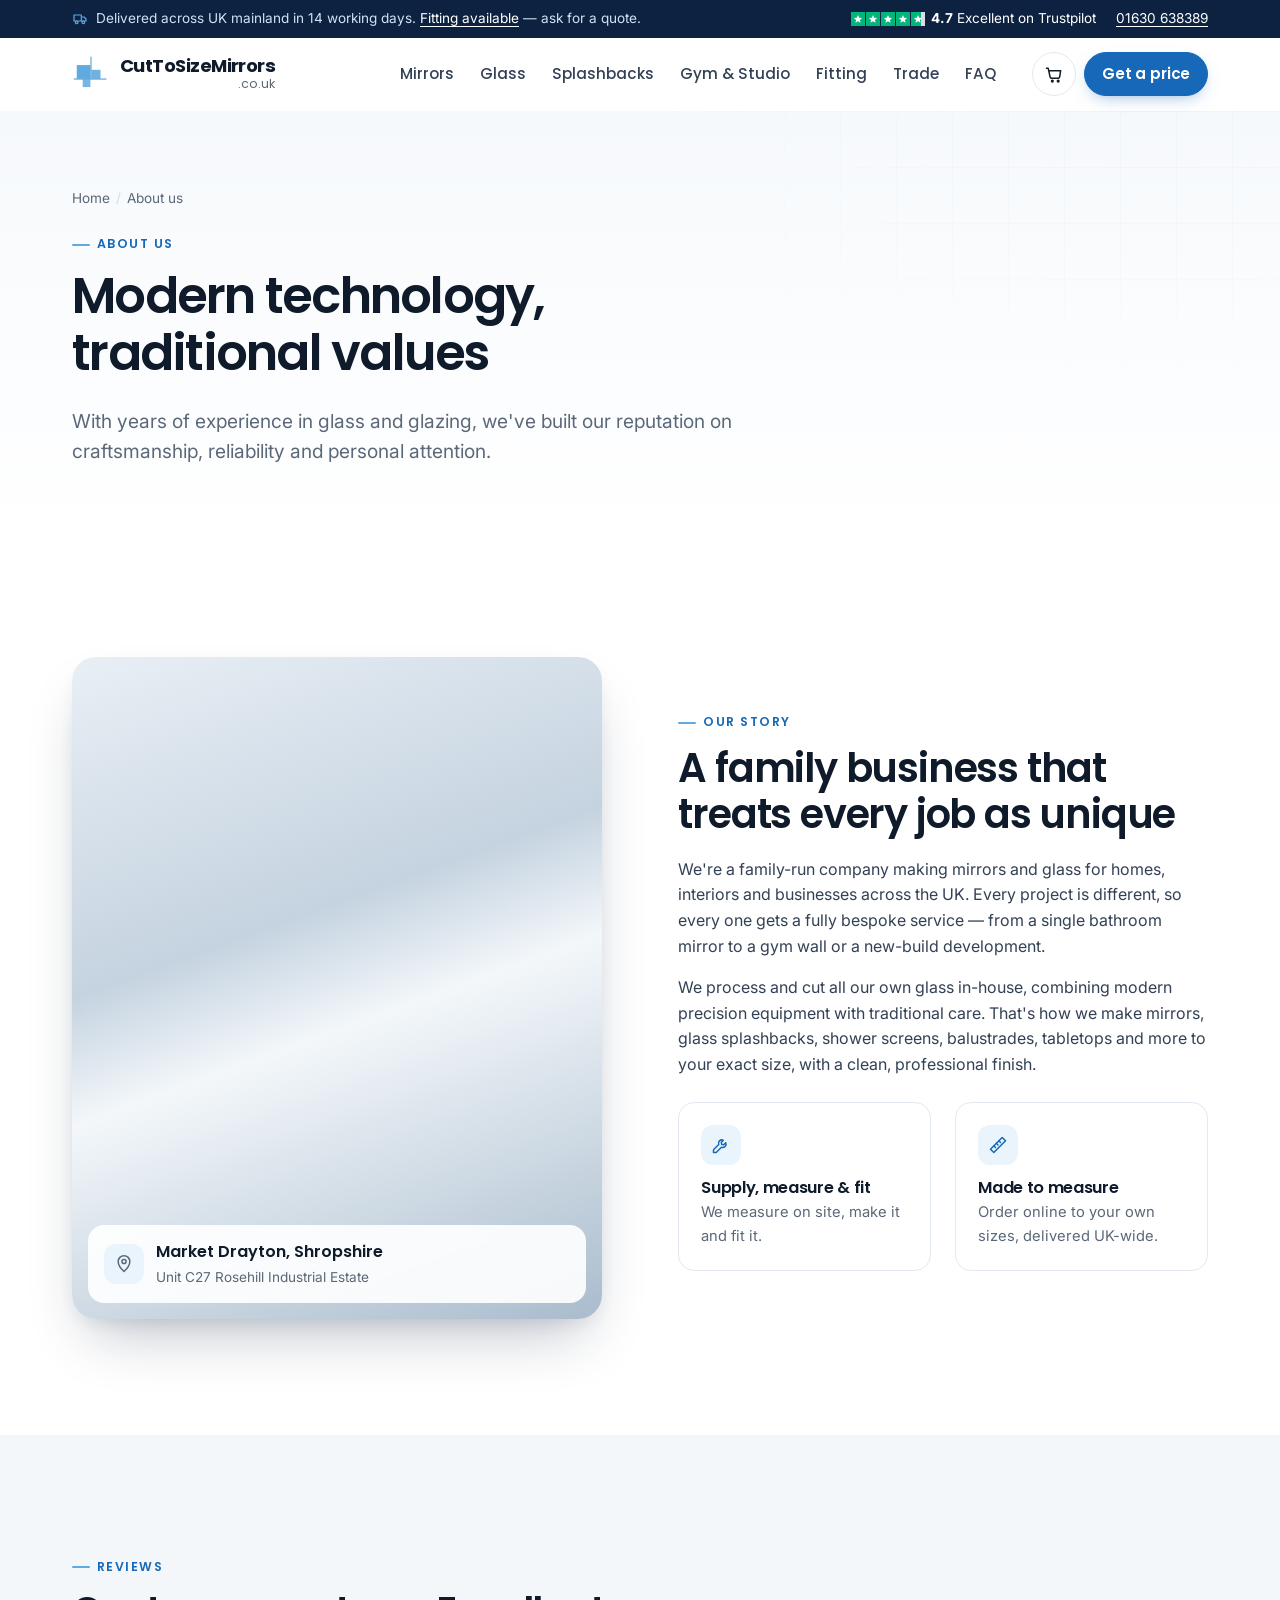
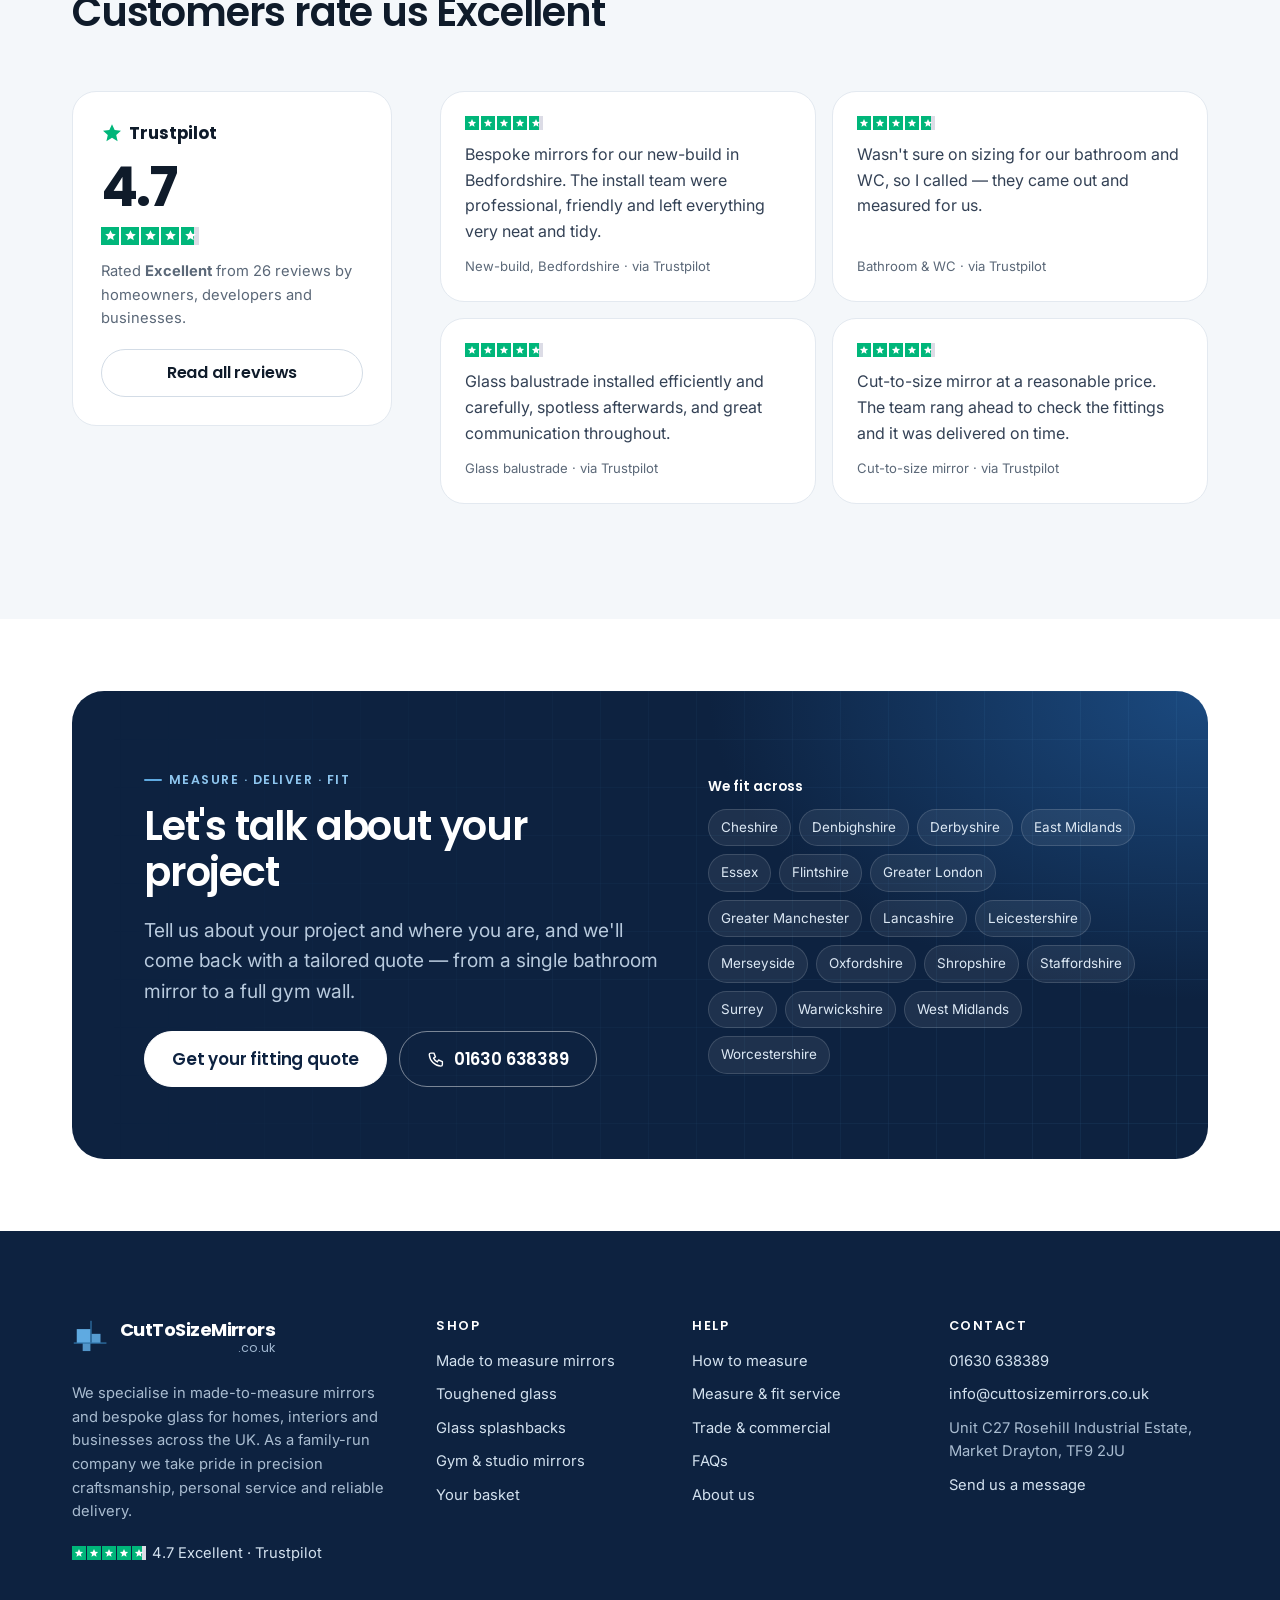
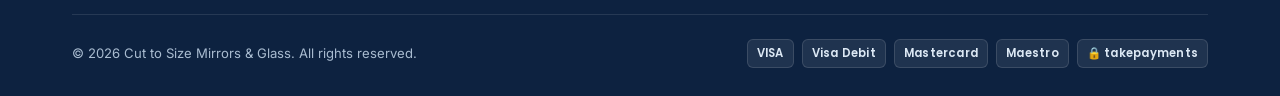
<file: about/index.html>
<!DOCTYPE html>
<html lang="en-GB" class="no-js">
<head>
<meta charset="utf-8">
<meta name="viewport" content="width=device-width, initial-scale=1">
<title>About Us | Family-Run Mirror & Glass Specialists | Cut to Size Mirrors</title>
<meta name="description" content="Cut to Size Mirrors & Glass is a family-run company in Market Drayton making made-to-measure mirrors, toughened glass and splashbacks for homes and businesses across the UK.">
<link rel="canonical" href="https://cuttosizemirrors.co.uk/about/">
<meta name="theme-color" content="#ffffff">
<meta property="og:type" content="website">
<meta property="og:site_name" content="Cut to Size Mirrors &amp; Glass">
<meta property="og:locale" content="en_GB">
<meta property="og:title" content="About Us | Family-Run Mirror & Glass Specialists | Cut to Size Mirrors">
<meta property="og:description" content="Cut to Size Mirrors & Glass is a family-run company in Market Drayton making made-to-measure mirrors, toughened glass and splashbacks for homes and businesses across the UK.">
<meta property="og:url" content="https://cuttosizemirrors.co.uk/about/">
<meta property="og:image" content="https://cuttosizemirrors.co.uk/assets/img/og-image.png">
<meta name="twitter:card" content="summary_large_image">
<link rel="icon" href="../assets/img/favicon.svg" type="image/svg+xml">
<link rel="apple-touch-icon" href="../assets/img/apple-touch-icon.png">
<link rel="manifest" href="../site.webmanifest">
<link rel="preconnect" href="https://fonts.googleapis.com">
<link rel="preconnect" href="https://fonts.gstatic.com" crossorigin>
<link rel="stylesheet" href="https://fonts.googleapis.com/css2?family=Inter:wght@400;500;600&family=Poppins:wght@400;500;600;700&display=swap">
<link rel="stylesheet" href="../assets/css/site.css">

<script>try{if(sessionStorage.getItem('ctsm-intro')||matchMedia('(prefers-reduced-motion: reduce)').matches)document.documentElement.classList.add('intro-skip');sessionStorage.setItem('ctsm-intro','1')}catch(e){}</script>
<script src="../assets/js/config.js" defer></script><script src="../assets/js/site.js" defer></script><script src="../assets/js/motion.js" defer></script>
</head>
<body class="has-mobile-bar">
<div class="scroll-progress" aria-hidden="true"></div>


<a class="skip" href="#main">Skip to content</a>
<div class="topbar">
  <div class="wrap">
    <p class="topbar__msg mb-0"><svg viewBox="0 0 24 24" fill="none" stroke="currentColor" stroke-width="1.8" stroke-linecap="round" stroke-linejoin="round" aria-hidden="true"><path d="M3 6h11v9H3zM14 9h4l3 3v3h-7"/><circle cx="7" cy="17" r="2"/><circle cx="17" cy="17" r="2"/></svg><span>Delivered across UK mainland in 14 working days. <a href="../fitting/">Fitting available</a> — ask for a quote.</span></p>
    <div class="topbar__right">
      <a class="tp-mini" href="https://www.trustpilot.com/review/www.cuttosizemirrors.co.uk" rel="noopener" target="_blank"><span class="stars stars--sm" role="img" aria-label="Rated 4.7 out of 5"><i><svg viewBox="0 0 24 24" aria-hidden="true"><path fill="currentColor" d="M12 2.5l2.9 6.3 6.9.7-5.2 4.6 1.5 6.8L12 17.3l-6.1 3.6 1.5-6.8L2.2 9.5l6.9-.7z"/></svg></i><i><svg viewBox="0 0 24 24" aria-hidden="true"><path fill="currentColor" d="M12 2.5l2.9 6.3 6.9.7-5.2 4.6 1.5 6.8L12 17.3l-6.1 3.6 1.5-6.8L2.2 9.5l6.9-.7z"/></svg></i><i><svg viewBox="0 0 24 24" aria-hidden="true"><path fill="currentColor" d="M12 2.5l2.9 6.3 6.9.7-5.2 4.6 1.5 6.8L12 17.3l-6.1 3.6 1.5-6.8L2.2 9.5l6.9-.7z"/></svg></i><i><svg viewBox="0 0 24 24" aria-hidden="true"><path fill="currentColor" d="M12 2.5l2.9 6.3 6.9.7-5.2 4.6 1.5 6.8L12 17.3l-6.1 3.6 1.5-6.8L2.2 9.5l6.9-.7z"/></svg></i><i class="half"><svg viewBox="0 0 24 24" aria-hidden="true"><path fill="currentColor" d="M12 2.5l2.9 6.3 6.9.7-5.2 4.6 1.5 6.8L12 17.3l-6.1 3.6 1.5-6.8L2.2 9.5l6.9-.7z"/></svg></i></span><span><strong>4.7</strong> Excellent on Trustpilot</span></a>
      <a href="tel:+441630638389">01630 638389</a>
    </div>
  </div>
</div>
<header class="header">
  <div class="wrap">
    <a class="logo" href="../" aria-label="Cut to Size Mirrors — home"><svg class="mark" viewBox="0 0 64 64" aria-hidden="true"><rect x="8" y="17" width="23" height="23" fill="#5FAAE1"/><rect x="33" y="25" width="15" height="15" fill="#5FAAE1" opacity=".9"/><rect x="18" y="41" width="13" height="13" fill="#5FAAE1" opacity=".85"/><path d="M32 3v37M3 40.5h55" stroke="#3C8FCB" stroke-width="1.6"/></svg><span class="logo__text"><span class="logo__name">CutToSizeMirrors</span><span class="logo__tld">.co.uk</span></span></a>
    <nav class="nav" aria-label="Main"><a href="../product/custom-mirror/">Mirrors</a><a href="../product/custom-glass/">Glass</a><a href="../product/made-to-measure-custom-splashback/">Splashbacks</a><a href="../gym-studio-mirrors/">Gym & Studio</a><a href="../fitting/">Fitting</a><a href="../trade/">Trade</a><a href="../faq/">FAQ</a></nav>
    <div class="header__actions">
      <a class="header__phone" href="tel:+441630638389"><small>Need help? Call us</small><strong>01630 638389</strong></a>
      <a class="icon-btn" href="../basket/" aria-label="Basket"><svg viewBox="0 0 24 24" fill="none" stroke="currentColor" stroke-width="1.8" stroke-linecap="round" stroke-linejoin="round" aria-hidden="true"><path d="M3 5h2l2.2 10.2a2 2 0 002 1.8h7.6a2 2 0 002-1.6L20 8H6"/><circle cx="10" cy="20.5" r="1"/><circle cx="17" cy="20.5" r="1"/></svg><span class="badge" data-basket-count hidden>0</span></a>
      <a class="btn btn--cta" href="../product/custom-mirror/">Get a price</a>
      <button class="icon-btn menu-btn" type="button" aria-label="Open menu" aria-controls="drawer" aria-expanded="false" data-open-drawer><svg viewBox="0 0 24 24" fill="none" stroke="currentColor" stroke-width="1.8" stroke-linecap="round" stroke-linejoin="round" aria-hidden="true"><path d="M4 7h16M4 12h16M4 17h16"/></svg></button>
    </div>
  </div>
</header>
<div class="drawer" id="drawer" aria-hidden="true">
  <div class="drawer__scrim" data-close-drawer></div>
  <div class="drawer__panel" role="dialog" aria-modal="true" aria-label="Menu">
    <div class="drawer__top"><a class="logo" href="../" aria-label="Cut to Size Mirrors — home"><svg class="mark" viewBox="0 0 64 64" aria-hidden="true"><rect x="8" y="17" width="23" height="23" fill="#5FAAE1"/><rect x="33" y="25" width="15" height="15" fill="#5FAAE1" opacity=".9"/><rect x="18" y="41" width="13" height="13" fill="#5FAAE1" opacity=".85"/><path d="M32 3v37M3 40.5h55" stroke="#3C8FCB" stroke-width="1.6"/></svg><span class="logo__text"><span class="logo__name">CutToSizeMirrors</span><span class="logo__tld">.co.uk</span></span></a><button class="icon-btn" type="button" aria-label="Close menu" data-close-drawer><svg viewBox="0 0 24 24" fill="none" stroke="currentColor" stroke-width="1.8" stroke-linecap="round" stroke-linejoin="round" aria-hidden="true"><path d="M6 6l12 12M18 6L6 18"/></svg></button></div>
    <nav aria-label="Mobile"><a href="../product/custom-mirror/">Mirrors</a><a href="../product/custom-glass/">Glass</a><a href="../product/made-to-measure-custom-splashback/">Splashbacks</a><a href="../gym-studio-mirrors/">Gym & Studio</a><a href="../fitting/">Fitting</a><a href="../trade/">Trade</a><a href="../faq/">FAQ</a><a href="../how-to-measure/">How to measure</a><a href="../about/" aria-current="page">About us</a><a href="../contact-us/">Contact us</a></nav>
    <div class="drawer__foot">
      <a class="btn btn--block" href="../product/custom-mirror/">Get an instant price</a>
      <a class="btn btn--ghost btn--block" href="tel:+441630638389"><svg viewBox="0 0 24 24" fill="none" stroke="currentColor" stroke-width="1.8" stroke-linecap="round" stroke-linejoin="round" aria-hidden="true"><path d="M5 4h4l2 5-2.5 1.5a11 11 0 005 5L15 13l5 2v4a2 2 0 01-2 2A16 16 0 013 6a2 2 0 012-2"/></svg> Call 01630 638389</a>
      <p>Mon–Fri · Unit C27, Market Drayton</p>
    </div>
  </div>
</div>

<main id="main">

<section class="page-hero">
  <div class="wrap">
    <ol class="crumbs"><li><a href="../">Home</a></li><li aria-current="page">About us</li></ol>
    <p class="eyebrow">About us</p>
    <h1>Modern technology, traditional values</h1>
    <p class="lead">With years of experience in glass and glazing, we've built our reputation on craftsmanship, reliability and personal attention.</p>
  </div>
</section>
<section class="section">
  <div class="wrap split">
    <div class="reveal"><div class="photo" style="--g:linear-gradient(160deg,#e9eff5 0%,#c5d3e0 40%,#f3f7fa 55%,#a9bccd 100%)"><!-- TODO(client): team or workshop photo -->
      <div class="photo__badge"><span class="usp-ico"><svg viewBox="0 0 24 24" fill="none" stroke="currentColor" stroke-width="1.8" stroke-linecap="round" stroke-linejoin="round" aria-hidden="true"><path d="M12 21s7-6.2 7-12a7 7 0 00-14 0c0 5.8 7 12 7 12z"/><circle cx="12" cy="9" r="2.5"/></svg></span><div><strong>Market Drayton, Shropshire</strong><span>Unit C27 Rosehill Industrial Estate</span></div></div></div></div>
    <div>
      <p class="eyebrow">Our story</p>
      <h2>A family business that treats every job as unique</h2>
      <p>We're a family-run company making mirrors and glass for homes, interiors and businesses across the UK. Every project is different, so every one gets a fully bespoke service — from a single bathroom mirror to a gym wall or a new-build development.</p>
      <p>We process and cut all our own glass in-house, combining modern precision equipment with traditional care. That's how we make mirrors, glass splashbacks, shower screens, balustrades, tabletops and more to your exact size, with a clean, professional finish.</p>
      <div class="grid grid--2 mt-2">
        <div class="pillar"><span class="usp-ico"><svg viewBox="0 0 24 24" fill="none" stroke="currentColor" stroke-width="1.8" stroke-linecap="round" stroke-linejoin="round" aria-hidden="true"><path d="M14.7 6.3a4 4 0 00-5.4 5.2L3 17.8V21h3.2l6.3-6.3a4 4 0 005.2-5.4l-2.5 2.5-2.3-.5-.5-2.3z"/></svg></span><h3>Supply, measure &amp; fit</h3><p>We measure on site, make it and fit it.</p></div>
        <div class="pillar"><span class="usp-ico"><svg viewBox="0 0 24 24" fill="none" stroke="currentColor" stroke-width="1.8" stroke-linecap="round" stroke-linejoin="round" aria-hidden="true"><path d="M3 17L17 3l4 4L7 21z"/><path d="M7 13l2 2M10 10l2 2M13 7l2 2"/></svg></span><h3>Made to measure</h3><p>Order online to your own sizes, delivered UK-wide.</p></div>
      </div>
    </div>
  </div>
</section>

<section class="section section--soft" id="reviews">
  <div class="wrap">
    <div class="section__head">
      <p class="eyebrow">Reviews</p>
      <h2>Customers rate us Excellent</h2>
    </div>
    <div class="reviews">
      <div class="tp-score reveal">
        <div class="tp-logo"><svg style="color:var(--star)" viewBox="0 0 24 24" aria-hidden="true"><path fill="currentColor" d="M12 2.5l2.9 6.3 6.9.7-5.2 4.6 1.5 6.8L12 17.3l-6.1 3.6 1.5-6.8L2.2 9.5l6.9-.7z"/></svg> Trustpilot</div>
        <div class="tp-score__big" data-count="4.7" data-decimals="1">4.7</div>
        <div style="margin-top:10px"><span class="stars" role="img" aria-label="Rated 4.7 out of 5"><i><svg viewBox="0 0 24 24" aria-hidden="true"><path fill="currentColor" d="M12 2.5l2.9 6.3 6.9.7-5.2 4.6 1.5 6.8L12 17.3l-6.1 3.6 1.5-6.8L2.2 9.5l6.9-.7z"/></svg></i><i><svg viewBox="0 0 24 24" aria-hidden="true"><path fill="currentColor" d="M12 2.5l2.9 6.3 6.9.7-5.2 4.6 1.5 6.8L12 17.3l-6.1 3.6 1.5-6.8L2.2 9.5l6.9-.7z"/></svg></i><i><svg viewBox="0 0 24 24" aria-hidden="true"><path fill="currentColor" d="M12 2.5l2.9 6.3 6.9.7-5.2 4.6 1.5 6.8L12 17.3l-6.1 3.6 1.5-6.8L2.2 9.5l6.9-.7z"/></svg></i><i><svg viewBox="0 0 24 24" aria-hidden="true"><path fill="currentColor" d="M12 2.5l2.9 6.3 6.9.7-5.2 4.6 1.5 6.8L12 17.3l-6.1 3.6 1.5-6.8L2.2 9.5l6.9-.7z"/></svg></i><i class="half"><svg viewBox="0 0 24 24" aria-hidden="true"><path fill="currentColor" d="M12 2.5l2.9 6.3 6.9.7-5.2 4.6 1.5 6.8L12 17.3l-6.1 3.6 1.5-6.8L2.2 9.5l6.9-.7z"/></svg></i></span></div>
        <p>Rated <strong>Excellent</strong> from 26 reviews by homeowners, developers and businesses.</p>
        <a class="btn btn--ghost btn--block" href="https://www.trustpilot.com/review/www.cuttosizemirrors.co.uk" rel="noopener" target="_blank">Read all reviews</a>
      </div>
      <div class="review-list"><article class="review reveal"><span class="stars stars--sm" role="img" aria-label="Rated 4.7 out of 5"><i><svg viewBox="0 0 24 24" aria-hidden="true"><path fill="currentColor" d="M12 2.5l2.9 6.3 6.9.7-5.2 4.6 1.5 6.8L12 17.3l-6.1 3.6 1.5-6.8L2.2 9.5l6.9-.7z"/></svg></i><i><svg viewBox="0 0 24 24" aria-hidden="true"><path fill="currentColor" d="M12 2.5l2.9 6.3 6.9.7-5.2 4.6 1.5 6.8L12 17.3l-6.1 3.6 1.5-6.8L2.2 9.5l6.9-.7z"/></svg></i><i><svg viewBox="0 0 24 24" aria-hidden="true"><path fill="currentColor" d="M12 2.5l2.9 6.3 6.9.7-5.2 4.6 1.5 6.8L12 17.3l-6.1 3.6 1.5-6.8L2.2 9.5l6.9-.7z"/></svg></i><i><svg viewBox="0 0 24 24" aria-hidden="true"><path fill="currentColor" d="M12 2.5l2.9 6.3 6.9.7-5.2 4.6 1.5 6.8L12 17.3l-6.1 3.6 1.5-6.8L2.2 9.5l6.9-.7z"/></svg></i><i class="half"><svg viewBox="0 0 24 24" aria-hidden="true"><path fill="currentColor" d="M12 2.5l2.9 6.3 6.9.7-5.2 4.6 1.5 6.8L12 17.3l-6.1 3.6 1.5-6.8L2.2 9.5l6.9-.7z"/></svg></i></span><p>Bespoke mirrors for our new-build in Bedfordshire. The install team were professional, friendly and left everything very neat and tidy.</p><footer>New-build, Bedfordshire · via Trustpilot</footer></article><article class="review reveal"><span class="stars stars--sm" role="img" aria-label="Rated 4.7 out of 5"><i><svg viewBox="0 0 24 24" aria-hidden="true"><path fill="currentColor" d="M12 2.5l2.9 6.3 6.9.7-5.2 4.6 1.5 6.8L12 17.3l-6.1 3.6 1.5-6.8L2.2 9.5l6.9-.7z"/></svg></i><i><svg viewBox="0 0 24 24" aria-hidden="true"><path fill="currentColor" d="M12 2.5l2.9 6.3 6.9.7-5.2 4.6 1.5 6.8L12 17.3l-6.1 3.6 1.5-6.8L2.2 9.5l6.9-.7z"/></svg></i><i><svg viewBox="0 0 24 24" aria-hidden="true"><path fill="currentColor" d="M12 2.5l2.9 6.3 6.9.7-5.2 4.6 1.5 6.8L12 17.3l-6.1 3.6 1.5-6.8L2.2 9.5l6.9-.7z"/></svg></i><i><svg viewBox="0 0 24 24" aria-hidden="true"><path fill="currentColor" d="M12 2.5l2.9 6.3 6.9.7-5.2 4.6 1.5 6.8L12 17.3l-6.1 3.6 1.5-6.8L2.2 9.5l6.9-.7z"/></svg></i><i class="half"><svg viewBox="0 0 24 24" aria-hidden="true"><path fill="currentColor" d="M12 2.5l2.9 6.3 6.9.7-5.2 4.6 1.5 6.8L12 17.3l-6.1 3.6 1.5-6.8L2.2 9.5l6.9-.7z"/></svg></i></span><p>Wasn't sure on sizing for our bathroom and WC, so I called — they came out and measured for us.</p><footer>Bathroom &amp; WC · via Trustpilot</footer></article><article class="review reveal"><span class="stars stars--sm" role="img" aria-label="Rated 4.7 out of 5"><i><svg viewBox="0 0 24 24" aria-hidden="true"><path fill="currentColor" d="M12 2.5l2.9 6.3 6.9.7-5.2 4.6 1.5 6.8L12 17.3l-6.1 3.6 1.5-6.8L2.2 9.5l6.9-.7z"/></svg></i><i><svg viewBox="0 0 24 24" aria-hidden="true"><path fill="currentColor" d="M12 2.5l2.9 6.3 6.9.7-5.2 4.6 1.5 6.8L12 17.3l-6.1 3.6 1.5-6.8L2.2 9.5l6.9-.7z"/></svg></i><i><svg viewBox="0 0 24 24" aria-hidden="true"><path fill="currentColor" d="M12 2.5l2.9 6.3 6.9.7-5.2 4.6 1.5 6.8L12 17.3l-6.1 3.6 1.5-6.8L2.2 9.5l6.9-.7z"/></svg></i><i><svg viewBox="0 0 24 24" aria-hidden="true"><path fill="currentColor" d="M12 2.5l2.9 6.3 6.9.7-5.2 4.6 1.5 6.8L12 17.3l-6.1 3.6 1.5-6.8L2.2 9.5l6.9-.7z"/></svg></i><i class="half"><svg viewBox="0 0 24 24" aria-hidden="true"><path fill="currentColor" d="M12 2.5l2.9 6.3 6.9.7-5.2 4.6 1.5 6.8L12 17.3l-6.1 3.6 1.5-6.8L2.2 9.5l6.9-.7z"/></svg></i></span><p>Glass balustrade installed efficiently and carefully, spotless afterwards, and great communication throughout.</p><footer>Glass balustrade · via Trustpilot</footer></article><article class="review reveal"><span class="stars stars--sm" role="img" aria-label="Rated 4.7 out of 5"><i><svg viewBox="0 0 24 24" aria-hidden="true"><path fill="currentColor" d="M12 2.5l2.9 6.3 6.9.7-5.2 4.6 1.5 6.8L12 17.3l-6.1 3.6 1.5-6.8L2.2 9.5l6.9-.7z"/></svg></i><i><svg viewBox="0 0 24 24" aria-hidden="true"><path fill="currentColor" d="M12 2.5l2.9 6.3 6.9.7-5.2 4.6 1.5 6.8L12 17.3l-6.1 3.6 1.5-6.8L2.2 9.5l6.9-.7z"/></svg></i><i><svg viewBox="0 0 24 24" aria-hidden="true"><path fill="currentColor" d="M12 2.5l2.9 6.3 6.9.7-5.2 4.6 1.5 6.8L12 17.3l-6.1 3.6 1.5-6.8L2.2 9.5l6.9-.7z"/></svg></i><i><svg viewBox="0 0 24 24" aria-hidden="true"><path fill="currentColor" d="M12 2.5l2.9 6.3 6.9.7-5.2 4.6 1.5 6.8L12 17.3l-6.1 3.6 1.5-6.8L2.2 9.5l6.9-.7z"/></svg></i><i class="half"><svg viewBox="0 0 24 24" aria-hidden="true"><path fill="currentColor" d="M12 2.5l2.9 6.3 6.9.7-5.2 4.6 1.5 6.8L12 17.3l-6.1 3.6 1.5-6.8L2.2 9.5l6.9-.7z"/></svg></i></span><p>Cut-to-size mirror at a reasonable price. The team rang ahead to check the fittings and it was delivered on time.</p><footer>Cut-to-size mirror · via Trustpilot</footer></article></div>
    </div>
  </div>
</section>

<section class="section section--tight">
  <div class="wrap">
    <div class="cta-dark reveal">
      <div class="cta-dark__grid">
        <div>
          <p class="eyebrow">Measure · deliver · fit</p>
          <h2>Let's talk about your project</h2>
          <p class="lead">Tell us about your project and where you are, and we'll come back with a tailored quote — from a single bathroom mirror to a full gym wall.</p>
          <div class="cta-dark__btns">
            <a class="btn btn--light btn--lg" href="../fitting/">Get your fitting quote</a>
            <a class="btn btn--outline-light btn--lg" href="tel:+441630638389"><svg viewBox="0 0 24 24" fill="none" stroke="currentColor" stroke-width="1.8" stroke-linecap="round" stroke-linejoin="round" aria-hidden="true"><path d="M5 4h4l2 5-2.5 1.5a11 11 0 005 5L15 13l5 2v4a2 2 0 01-2 2A16 16 0 013 6a2 2 0 012-2"/></svg> 01630 638389</a>
          </div>
        </div>
        <div>
          <p class="label" style="color:#fff;margin-bottom:12px">We fit across</p>
          <ul class="chips" data-fitting-areas></ul>
        </div>
      </div>
    </div>
  </div>
</section>

</main>

<footer class="footer">
  <div class="wrap">
    <div class="footer__grid">
      <div class="footer__about">
        <a class="logo logo--light" href="../" aria-label="Cut to Size Mirrors — home"><svg class="mark" viewBox="0 0 64 64" aria-hidden="true"><rect x="8" y="17" width="23" height="23" fill="#5FAAE1"/><rect x="33" y="25" width="15" height="15" fill="#5FAAE1" opacity=".9"/><rect x="18" y="41" width="13" height="13" fill="#5FAAE1" opacity=".85"/><path d="M32 3v37M3 40.5h55" stroke="#3C8FCB" stroke-width="1.6"/></svg><span class="logo__text"><span class="logo__name">CutToSizeMirrors</span><span class="logo__tld">.co.uk</span></span></a>
        <p>We specialise in made-to-measure mirrors and bespoke glass for homes, interiors and businesses across the UK. As a family-run company we take pride in precision craftsmanship, personal service and reliable delivery.</p>
        <a class="tp-mini" href="https://www.trustpilot.com/review/www.cuttosizemirrors.co.uk" rel="noopener" target="_blank"><span class="stars stars--sm" role="img" aria-label="Rated 4.7 out of 5"><i><svg viewBox="0 0 24 24" aria-hidden="true"><path fill="currentColor" d="M12 2.5l2.9 6.3 6.9.7-5.2 4.6 1.5 6.8L12 17.3l-6.1 3.6 1.5-6.8L2.2 9.5l6.9-.7z"/></svg></i><i><svg viewBox="0 0 24 24" aria-hidden="true"><path fill="currentColor" d="M12 2.5l2.9 6.3 6.9.7-5.2 4.6 1.5 6.8L12 17.3l-6.1 3.6 1.5-6.8L2.2 9.5l6.9-.7z"/></svg></i><i><svg viewBox="0 0 24 24" aria-hidden="true"><path fill="currentColor" d="M12 2.5l2.9 6.3 6.9.7-5.2 4.6 1.5 6.8L12 17.3l-6.1 3.6 1.5-6.8L2.2 9.5l6.9-.7z"/></svg></i><i><svg viewBox="0 0 24 24" aria-hidden="true"><path fill="currentColor" d="M12 2.5l2.9 6.3 6.9.7-5.2 4.6 1.5 6.8L12 17.3l-6.1 3.6 1.5-6.8L2.2 9.5l6.9-.7z"/></svg></i><i class="half"><svg viewBox="0 0 24 24" aria-hidden="true"><path fill="currentColor" d="M12 2.5l2.9 6.3 6.9.7-5.2 4.6 1.5 6.8L12 17.3l-6.1 3.6 1.5-6.8L2.2 9.5l6.9-.7z"/></svg></i></span><span>4.7 Excellent · Trustpilot</span></a>
      </div>
      <div>
        <h2>Shop</h2>
        <ul>
          <li><a href="../product/custom-mirror/">Made to measure mirrors</a></li>
          <li><a href="../product/custom-glass/">Toughened glass</a></li>
          <li><a href="../product/made-to-measure-custom-splashback/">Glass splashbacks</a></li>
          <li><a href="../gym-studio-mirrors/">Gym &amp; studio mirrors</a></li>
          <li><a href="../basket/">Your basket</a></li>
        </ul>
      </div>
      <div>
        <h2>Help</h2>
        <ul>
          <li><a href="../how-to-measure/">How to measure</a></li>
          <li><a href="../fitting/">Measure &amp; fit service</a></li>
          <li><a href="../trade/">Trade &amp; commercial</a></li>
          <li><a href="../faq/">FAQs</a></li>
          <li><a href="../about/">About us</a></li>
        </ul>
      </div>
      <div>
        <h2>Contact</h2>
        <ul>
          <li><a href="tel:+441630638389">01630 638389</a></li>
          <li><a href="mailto:info@cuttosizemirrors.co.uk">info@cuttosizemirrors.co.uk</a></li>
          <li>Unit C27 Rosehill Industrial Estate,<br>Market Drayton, TF9 2JU</li>
          <li><a href="../contact-us/">Send us a message</a></li>
        </ul>
      </div>
    </div>
    <div class="footer__bottom">
      <span>© <span data-year>2026</span> Cut to Size Mirrors &amp; Glass. All rights reserved.</span>
      <div class="pay" aria-label="Payment methods accepted"><span>VISA</span><span>Visa Debit</span><span>Mastercard</span><span>Maestro</span><span>🔒 takepayments</span></div>
    </div>
  </div>
</footer>
<div class="mobile-bar">
  <a class="btn btn--ghost" href="tel:+441630638389"><svg viewBox="0 0 24 24" fill="none" stroke="currentColor" stroke-width="1.8" stroke-linecap="round" stroke-linejoin="round" aria-hidden="true"><path d="M5 4h4l2 5-2.5 1.5a11 11 0 005 5L15 13l5 2v4a2 2 0 01-2 2A16 16 0 013 6a2 2 0 012-2"/></svg> Call</a>
  <a class="btn" href="../product/custom-mirror/">Get a price</a>
</div>

</body>
</html>
</file>
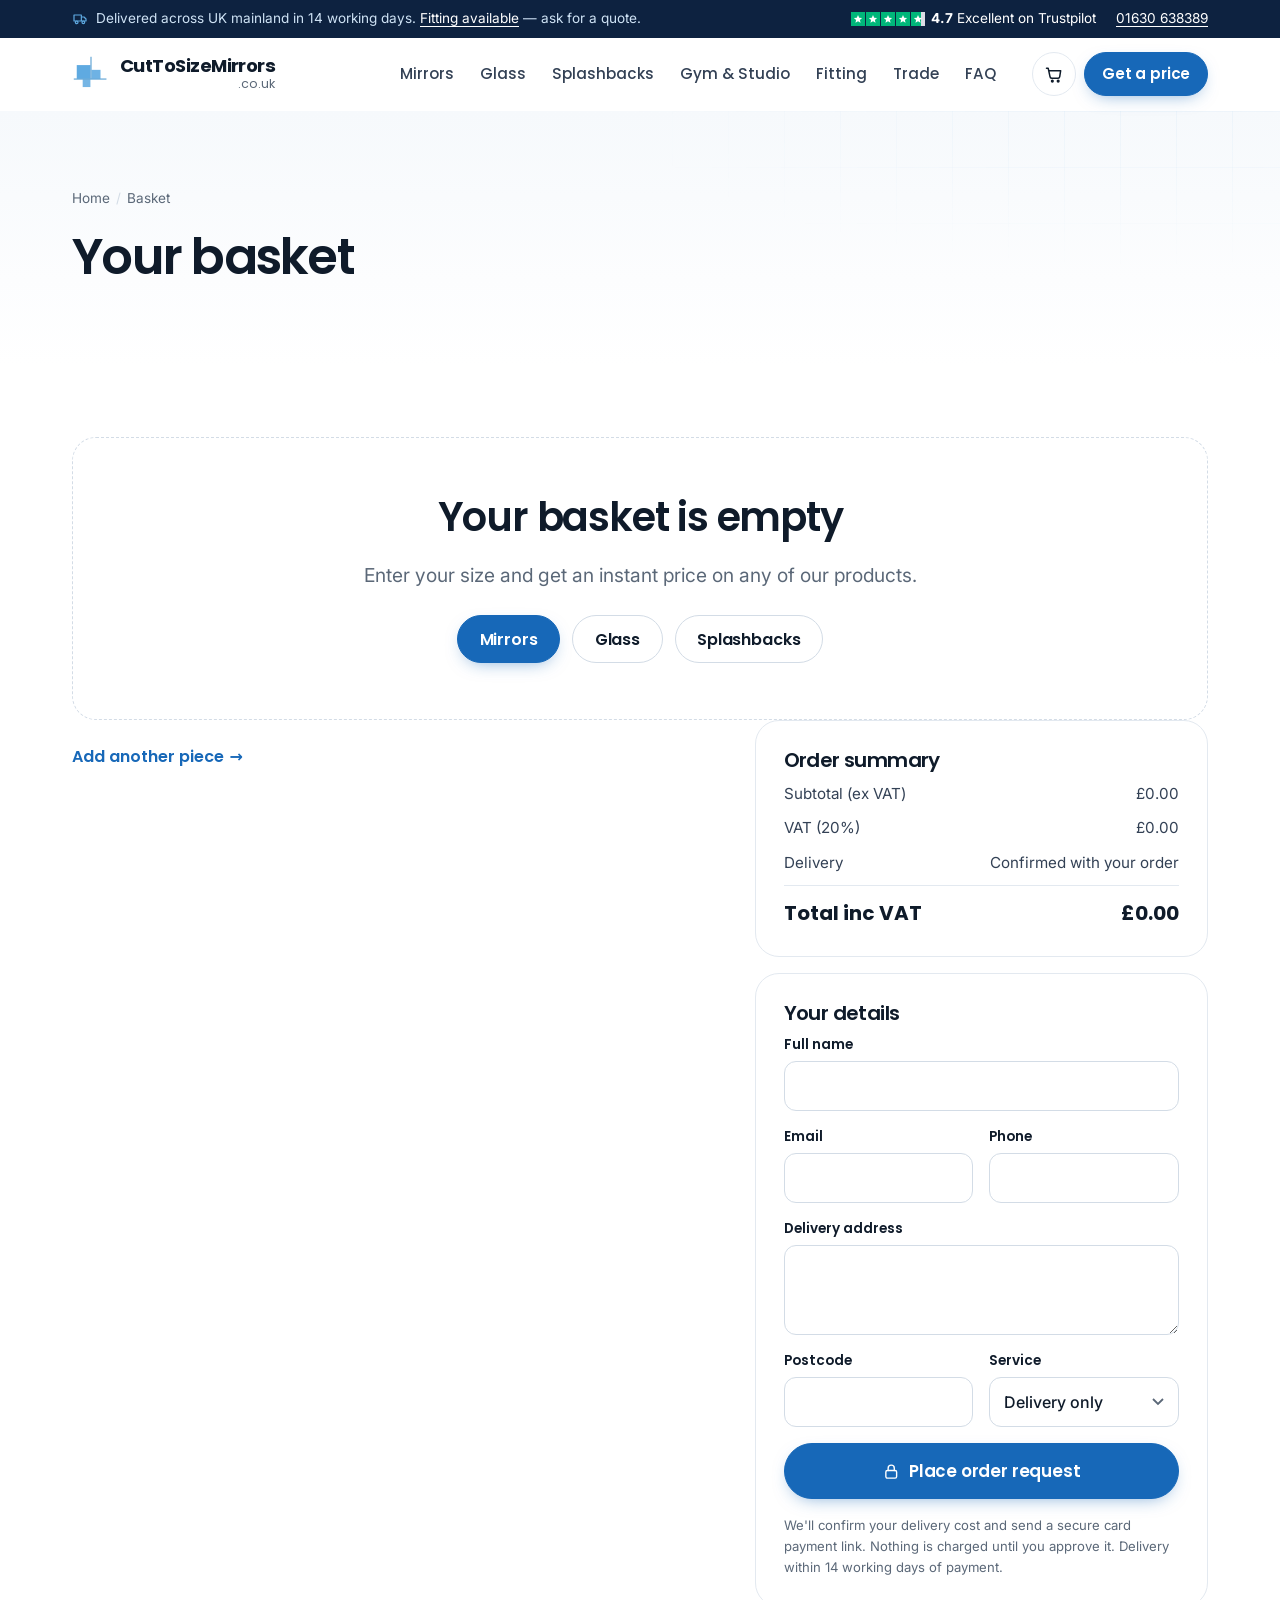
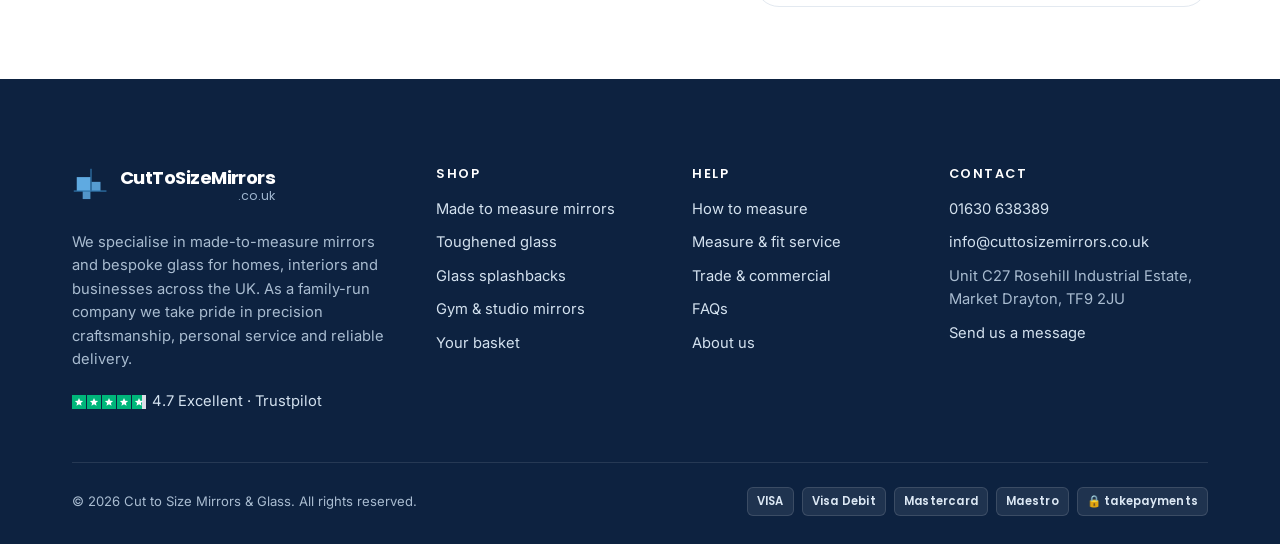
<file: basket/index.html>
<!DOCTYPE html>
<html lang="en-GB" class="no-js">
<head>
<meta charset="utf-8">
<meta name="viewport" content="width=device-width, initial-scale=1">
<title>Your Basket | Cut to Size Mirrors</title>
<meta name="description" content="Your made-to-measure mirror and glass order.">
<link rel="canonical" href="https://cuttosizemirrors.co.uk/basket/">
<meta name="theme-color" content="#ffffff">
<meta property="og:type" content="website">
<meta property="og:site_name" content="Cut to Size Mirrors &amp; Glass">
<meta property="og:locale" content="en_GB">
<meta property="og:title" content="Your Basket | Cut to Size Mirrors">
<meta property="og:description" content="Your made-to-measure mirror and glass order.">
<meta property="og:url" content="https://cuttosizemirrors.co.uk/basket/">
<meta property="og:image" content="https://cuttosizemirrors.co.uk/assets/img/og-image.png">
<meta name="twitter:card" content="summary_large_image">
<link rel="icon" href="../assets/img/favicon.svg" type="image/svg+xml">
<link rel="apple-touch-icon" href="../assets/img/apple-touch-icon.png">
<link rel="manifest" href="../site.webmanifest">
<link rel="preconnect" href="https://fonts.googleapis.com">
<link rel="preconnect" href="https://fonts.gstatic.com" crossorigin>
<link rel="stylesheet" href="https://fonts.googleapis.com/css2?family=Inter:wght@400;500;600&family=Poppins:wght@400;500;600;700&display=swap">
<link rel="stylesheet" href="../assets/css/site.css">

<script>try{if(sessionStorage.getItem('ctsm-intro')||matchMedia('(prefers-reduced-motion: reduce)').matches)document.documentElement.classList.add('intro-skip');sessionStorage.setItem('ctsm-intro','1')}catch(e){}</script>
<script src="../assets/js/config.js" defer></script><script src="../assets/js/site.js" defer></script><script src="../assets/js/motion.js" defer></script><script src="../assets/js/basket.js" defer></script>
</head>
<body class="has-mobile-bar">
<div class="scroll-progress" aria-hidden="true"></div>


<a class="skip" href="#main">Skip to content</a>
<div class="topbar">
  <div class="wrap">
    <p class="topbar__msg mb-0"><svg viewBox="0 0 24 24" fill="none" stroke="currentColor" stroke-width="1.8" stroke-linecap="round" stroke-linejoin="round" aria-hidden="true"><path d="M3 6h11v9H3zM14 9h4l3 3v3h-7"/><circle cx="7" cy="17" r="2"/><circle cx="17" cy="17" r="2"/></svg><span>Delivered across UK mainland in 14 working days. <a href="../fitting/">Fitting available</a> — ask for a quote.</span></p>
    <div class="topbar__right">
      <a class="tp-mini" href="https://www.trustpilot.com/review/www.cuttosizemirrors.co.uk" rel="noopener" target="_blank"><span class="stars stars--sm" role="img" aria-label="Rated 4.7 out of 5"><i><svg viewBox="0 0 24 24" aria-hidden="true"><path fill="currentColor" d="M12 2.5l2.9 6.3 6.9.7-5.2 4.6 1.5 6.8L12 17.3l-6.1 3.6 1.5-6.8L2.2 9.5l6.9-.7z"/></svg></i><i><svg viewBox="0 0 24 24" aria-hidden="true"><path fill="currentColor" d="M12 2.5l2.9 6.3 6.9.7-5.2 4.6 1.5 6.8L12 17.3l-6.1 3.6 1.5-6.8L2.2 9.5l6.9-.7z"/></svg></i><i><svg viewBox="0 0 24 24" aria-hidden="true"><path fill="currentColor" d="M12 2.5l2.9 6.3 6.9.7-5.2 4.6 1.5 6.8L12 17.3l-6.1 3.6 1.5-6.8L2.2 9.5l6.9-.7z"/></svg></i><i><svg viewBox="0 0 24 24" aria-hidden="true"><path fill="currentColor" d="M12 2.5l2.9 6.3 6.9.7-5.2 4.6 1.5 6.8L12 17.3l-6.1 3.6 1.5-6.8L2.2 9.5l6.9-.7z"/></svg></i><i class="half"><svg viewBox="0 0 24 24" aria-hidden="true"><path fill="currentColor" d="M12 2.5l2.9 6.3 6.9.7-5.2 4.6 1.5 6.8L12 17.3l-6.1 3.6 1.5-6.8L2.2 9.5l6.9-.7z"/></svg></i></span><span><strong>4.7</strong> Excellent on Trustpilot</span></a>
      <a href="tel:+441630638389">01630 638389</a>
    </div>
  </div>
</div>
<header class="header">
  <div class="wrap">
    <a class="logo" href="../" aria-label="Cut to Size Mirrors — home"><svg class="mark" viewBox="0 0 64 64" aria-hidden="true"><rect x="8" y="17" width="23" height="23" fill="#5FAAE1"/><rect x="33" y="25" width="15" height="15" fill="#5FAAE1" opacity=".9"/><rect x="18" y="41" width="13" height="13" fill="#5FAAE1" opacity=".85"/><path d="M32 3v37M3 40.5h55" stroke="#3C8FCB" stroke-width="1.6"/></svg><span class="logo__text"><span class="logo__name">CutToSizeMirrors</span><span class="logo__tld">.co.uk</span></span></a>
    <nav class="nav" aria-label="Main"><a href="../product/custom-mirror/">Mirrors</a><a href="../product/custom-glass/">Glass</a><a href="../product/made-to-measure-custom-splashback/">Splashbacks</a><a href="../gym-studio-mirrors/">Gym & Studio</a><a href="../fitting/">Fitting</a><a href="../trade/">Trade</a><a href="../faq/">FAQ</a></nav>
    <div class="header__actions">
      <a class="header__phone" href="tel:+441630638389"><small>Need help? Call us</small><strong>01630 638389</strong></a>
      <a class="icon-btn" href="../basket/" aria-label="Basket"><svg viewBox="0 0 24 24" fill="none" stroke="currentColor" stroke-width="1.8" stroke-linecap="round" stroke-linejoin="round" aria-hidden="true"><path d="M3 5h2l2.2 10.2a2 2 0 002 1.8h7.6a2 2 0 002-1.6L20 8H6"/><circle cx="10" cy="20.5" r="1"/><circle cx="17" cy="20.5" r="1"/></svg><span class="badge" data-basket-count hidden>0</span></a>
      <a class="btn btn--cta" href="../product/custom-mirror/">Get a price</a>
      <button class="icon-btn menu-btn" type="button" aria-label="Open menu" aria-controls="drawer" aria-expanded="false" data-open-drawer><svg viewBox="0 0 24 24" fill="none" stroke="currentColor" stroke-width="1.8" stroke-linecap="round" stroke-linejoin="round" aria-hidden="true"><path d="M4 7h16M4 12h16M4 17h16"/></svg></button>
    </div>
  </div>
</header>
<div class="drawer" id="drawer" aria-hidden="true">
  <div class="drawer__scrim" data-close-drawer></div>
  <div class="drawer__panel" role="dialog" aria-modal="true" aria-label="Menu">
    <div class="drawer__top"><a class="logo" href="../" aria-label="Cut to Size Mirrors — home"><svg class="mark" viewBox="0 0 64 64" aria-hidden="true"><rect x="8" y="17" width="23" height="23" fill="#5FAAE1"/><rect x="33" y="25" width="15" height="15" fill="#5FAAE1" opacity=".9"/><rect x="18" y="41" width="13" height="13" fill="#5FAAE1" opacity=".85"/><path d="M32 3v37M3 40.5h55" stroke="#3C8FCB" stroke-width="1.6"/></svg><span class="logo__text"><span class="logo__name">CutToSizeMirrors</span><span class="logo__tld">.co.uk</span></span></a><button class="icon-btn" type="button" aria-label="Close menu" data-close-drawer><svg viewBox="0 0 24 24" fill="none" stroke="currentColor" stroke-width="1.8" stroke-linecap="round" stroke-linejoin="round" aria-hidden="true"><path d="M6 6l12 12M18 6L6 18"/></svg></button></div>
    <nav aria-label="Mobile"><a href="../product/custom-mirror/">Mirrors</a><a href="../product/custom-glass/">Glass</a><a href="../product/made-to-measure-custom-splashback/">Splashbacks</a><a href="../gym-studio-mirrors/">Gym & Studio</a><a href="../fitting/">Fitting</a><a href="../trade/">Trade</a><a href="../faq/">FAQ</a><a href="../how-to-measure/">How to measure</a><a href="../about/">About us</a><a href="../contact-us/">Contact us</a></nav>
    <div class="drawer__foot">
      <a class="btn btn--block" href="../product/custom-mirror/">Get an instant price</a>
      <a class="btn btn--ghost btn--block" href="tel:+441630638389"><svg viewBox="0 0 24 24" fill="none" stroke="currentColor" stroke-width="1.8" stroke-linecap="round" stroke-linejoin="round" aria-hidden="true"><path d="M5 4h4l2 5-2.5 1.5a11 11 0 005 5L15 13l5 2v4a2 2 0 01-2 2A16 16 0 013 6a2 2 0 012-2"/></svg> Call 01630 638389</a>
      <p>Mon–Fri · Unit C27, Market Drayton</p>
    </div>
  </div>
</div>

<main id="main">

<section class="page-hero">
  <div class="wrap">
    <ol class="crumbs"><li><a href="../">Home</a></li><li aria-current="page">Basket</li></ol>
    <h1>Your basket</h1>
  </div>
</section>
<section class="section section--tight">
  <div class="wrap" data-basket>
    <div class="empty" data-empty hidden>
      <h2>Your basket is empty</h2>
      <p class="lead" style="margin:0 auto 24px">Enter your size and get an instant price on any of our products.</p>
      <div style="display:flex;gap:12px;justify-content:center;flex-wrap:wrap"><a class="btn" href="../product/custom-mirror/">Mirrors</a><a class="btn btn--ghost" href="../product/custom-glass/">Glass</a><a class="btn btn--ghost" href="../product/made-to-measure-custom-splashback/">Splashbacks</a></div>
    </div>
    <div class="basket" data-full hidden>
      <div>
        <div data-items></div>
        <p class="mt-2"><a class="link-arrow" href="../product/custom-mirror/">Add another piece</a></p>
      </div>
      <div style="display:grid;gap:16px">
        <div class="panel"><h2>Order summary</h2><ul class="totals" data-totals></ul></div>
        <form class="panel" novalidate>
          <h2>Your details</h2>
          <input type="hidden" name="_subject" value="New order request">
          <div class="form-grid">
            <div class="field full"><label for="o-name">Full name</label><input class="input" id="o-name" name="name" autocomplete="name" required></div>
            <div class="field"><label for="o-email">Email</label><input class="input" id="o-email" name="email" type="email" autocomplete="email" required></div>
            <div class="field"><label for="o-phone">Phone</label><input class="input" id="o-phone" name="phone" type="tel" autocomplete="tel" required></div>
            <div class="field full"><label for="o-address">Delivery address</label><textarea class="textarea" id="o-address" name="address" autocomplete="street-address" style="min-height:90px" required></textarea></div>
            <div class="field"><label for="o-postcode">Postcode</label><input class="input" id="o-postcode" name="postcode" autocomplete="postal-code" required></div>
            <div class="field"><label for="o-service">Service</label><select class="select" id="o-service" name="service"><option>Delivery only</option><option>Delivery + fitting (quote)</option></select></div>
            <div class="full"><button class="btn btn--lg btn--block" type="submit"><svg viewBox="0 0 24 24" fill="none" stroke="currentColor" stroke-width="1.8" stroke-linecap="round" stroke-linejoin="round" aria-hidden="true"><rect x="5" y="11" width="14" height="10" rx="2"/><path d="M8 11V8a4 4 0 018 0v3"/></svg> Place order request</button></div>
            <p class="fine full mb-0">We'll confirm your delivery cost and send a secure card payment link. Nothing is charged until you approve it. Delivery within 14 working days of payment.</p>
            <p class="form-status full" role="status" hidden></p>
          </div>
        </form>
      </div>
    </div>
  </div>
</section>

</main>

<footer class="footer">
  <div class="wrap">
    <div class="footer__grid">
      <div class="footer__about">
        <a class="logo logo--light" href="../" aria-label="Cut to Size Mirrors — home"><svg class="mark" viewBox="0 0 64 64" aria-hidden="true"><rect x="8" y="17" width="23" height="23" fill="#5FAAE1"/><rect x="33" y="25" width="15" height="15" fill="#5FAAE1" opacity=".9"/><rect x="18" y="41" width="13" height="13" fill="#5FAAE1" opacity=".85"/><path d="M32 3v37M3 40.5h55" stroke="#3C8FCB" stroke-width="1.6"/></svg><span class="logo__text"><span class="logo__name">CutToSizeMirrors</span><span class="logo__tld">.co.uk</span></span></a>
        <p>We specialise in made-to-measure mirrors and bespoke glass for homes, interiors and businesses across the UK. As a family-run company we take pride in precision craftsmanship, personal service and reliable delivery.</p>
        <a class="tp-mini" href="https://www.trustpilot.com/review/www.cuttosizemirrors.co.uk" rel="noopener" target="_blank"><span class="stars stars--sm" role="img" aria-label="Rated 4.7 out of 5"><i><svg viewBox="0 0 24 24" aria-hidden="true"><path fill="currentColor" d="M12 2.5l2.9 6.3 6.9.7-5.2 4.6 1.5 6.8L12 17.3l-6.1 3.6 1.5-6.8L2.2 9.5l6.9-.7z"/></svg></i><i><svg viewBox="0 0 24 24" aria-hidden="true"><path fill="currentColor" d="M12 2.5l2.9 6.3 6.9.7-5.2 4.6 1.5 6.8L12 17.3l-6.1 3.6 1.5-6.8L2.2 9.5l6.9-.7z"/></svg></i><i><svg viewBox="0 0 24 24" aria-hidden="true"><path fill="currentColor" d="M12 2.5l2.9 6.3 6.9.7-5.2 4.6 1.5 6.8L12 17.3l-6.1 3.6 1.5-6.8L2.2 9.5l6.9-.7z"/></svg></i><i><svg viewBox="0 0 24 24" aria-hidden="true"><path fill="currentColor" d="M12 2.5l2.9 6.3 6.9.7-5.2 4.6 1.5 6.8L12 17.3l-6.1 3.6 1.5-6.8L2.2 9.5l6.9-.7z"/></svg></i><i class="half"><svg viewBox="0 0 24 24" aria-hidden="true"><path fill="currentColor" d="M12 2.5l2.9 6.3 6.9.7-5.2 4.6 1.5 6.8L12 17.3l-6.1 3.6 1.5-6.8L2.2 9.5l6.9-.7z"/></svg></i></span><span>4.7 Excellent · Trustpilot</span></a>
      </div>
      <div>
        <h2>Shop</h2>
        <ul>
          <li><a href="../product/custom-mirror/">Made to measure mirrors</a></li>
          <li><a href="../product/custom-glass/">Toughened glass</a></li>
          <li><a href="../product/made-to-measure-custom-splashback/">Glass splashbacks</a></li>
          <li><a href="../gym-studio-mirrors/">Gym &amp; studio mirrors</a></li>
          <li><a href="../basket/">Your basket</a></li>
        </ul>
      </div>
      <div>
        <h2>Help</h2>
        <ul>
          <li><a href="../how-to-measure/">How to measure</a></li>
          <li><a href="../fitting/">Measure &amp; fit service</a></li>
          <li><a href="../trade/">Trade &amp; commercial</a></li>
          <li><a href="../faq/">FAQs</a></li>
          <li><a href="../about/">About us</a></li>
        </ul>
      </div>
      <div>
        <h2>Contact</h2>
        <ul>
          <li><a href="tel:+441630638389">01630 638389</a></li>
          <li><a href="mailto:info@cuttosizemirrors.co.uk">info@cuttosizemirrors.co.uk</a></li>
          <li>Unit C27 Rosehill Industrial Estate,<br>Market Drayton, TF9 2JU</li>
          <li><a href="../contact-us/">Send us a message</a></li>
        </ul>
      </div>
    </div>
    <div class="footer__bottom">
      <span>© <span data-year>2026</span> Cut to Size Mirrors &amp; Glass. All rights reserved.</span>
      <div class="pay" aria-label="Payment methods accepted"><span>VISA</span><span>Visa Debit</span><span>Mastercard</span><span>Maestro</span><span>🔒 takepayments</span></div>
    </div>
  </div>
</footer>
<div class="mobile-bar">
  <a class="btn btn--ghost" href="tel:+441630638389"><svg viewBox="0 0 24 24" fill="none" stroke="currentColor" stroke-width="1.8" stroke-linecap="round" stroke-linejoin="round" aria-hidden="true"><path d="M5 4h4l2 5-2.5 1.5a11 11 0 005 5L15 13l5 2v4a2 2 0 01-2 2A16 16 0 013 6a2 2 0 012-2"/></svg> Call</a>
  <a class="btn" href="../product/custom-mirror/">Get a price</a>
</div>

</body>
</html>
</file>
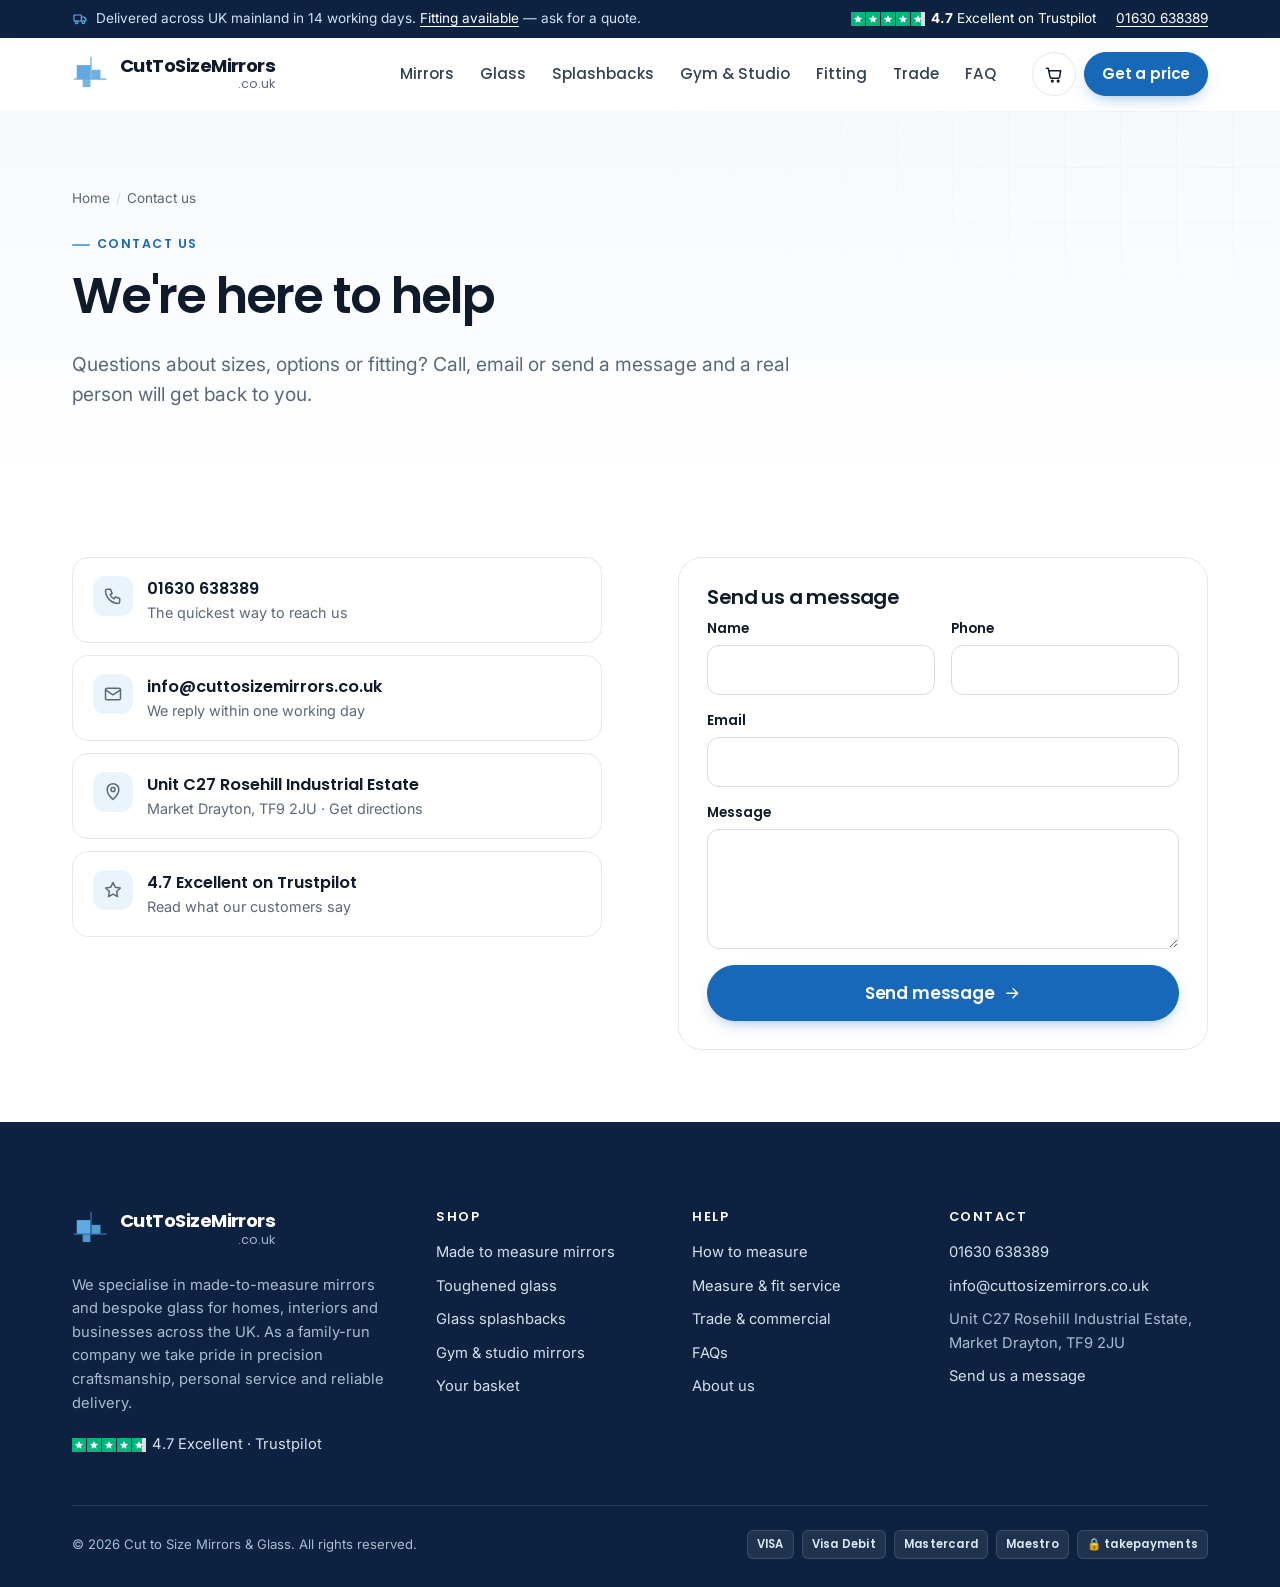
<file: contact-us/index.html>
<!DOCTYPE html>
<html lang="en-GB" class="no-js">
<head>
<meta charset="utf-8">
<meta name="viewport" content="width=device-width, initial-scale=1">
<title>Contact Us | Cut to Size Mirrors & Glass, Market Drayton</title>
<meta name="description" content="Contact Cut to Size Mirrors & Glass on 01630 638389 or info@cuttosizemirrors.co.uk. Unit C27 Rosehill Industrial Estate, Market Drayton, TF9 2JU.">
<link rel="canonical" href="https://cuttosizemirrors.co.uk/contact-us/">
<meta name="theme-color" content="#ffffff">
<meta property="og:type" content="website">
<meta property="og:site_name" content="Cut to Size Mirrors &amp; Glass">
<meta property="og:locale" content="en_GB">
<meta property="og:title" content="Contact Us | Cut to Size Mirrors & Glass, Market Drayton">
<meta property="og:description" content="Contact Cut to Size Mirrors & Glass on 01630 638389 or info@cuttosizemirrors.co.uk. Unit C27 Rosehill Industrial Estate, Market Drayton, TF9 2JU.">
<meta property="og:url" content="https://cuttosizemirrors.co.uk/contact-us/">
<meta property="og:image" content="https://cuttosizemirrors.co.uk/assets/img/og-image.png">
<meta name="twitter:card" content="summary_large_image">
<link rel="icon" href="../assets/img/favicon.svg" type="image/svg+xml">
<link rel="apple-touch-icon" href="../assets/img/apple-touch-icon.png">
<link rel="manifest" href="../site.webmanifest">
<link rel="preconnect" href="https://fonts.googleapis.com">
<link rel="preconnect" href="https://fonts.gstatic.com" crossorigin>
<link rel="stylesheet" href="https://fonts.googleapis.com/css2?family=Inter:wght@400;500;600&family=Poppins:wght@400;500;600;700&display=swap">
<link rel="stylesheet" href="../assets/css/site.css">
<script type="application/ld+json">{"@context": "https://schema.org", "@type": "HomeAndConstructionBusiness", "@id": "https://cuttosizemirrors.co.uk/#business", "name": "Cut to Size Mirrors & Glass", "url": "https://cuttosizemirrors.co.uk/", "telephone": "+44 1630 638389", "email": "info@cuttosizemirrors.co.uk", "logo": "https://cuttosizemirrors.co.uk/assets/img/logo.svg", "image": "https://cuttosizemirrors.co.uk/assets/img/og-image.png", "description": "Family-run UK company making made-to-measure mirrors, toughened glass and coloured glass splashbacks, with UK mainland delivery and fitting.", "address": {"@type": "PostalAddress", "streetAddress": "Unit C27 Rosehill Industrial Estate", "addressLocality": "Market Drayton", "postalCode": "TF9 2JU", "addressCountry": "GB"}, "areaServed": "GB", "priceRange": "££"}</script>
<script>try{if(sessionStorage.getItem('ctsm-intro')||matchMedia('(prefers-reduced-motion: reduce)').matches)document.documentElement.classList.add('intro-skip');sessionStorage.setItem('ctsm-intro','1')}catch(e){}</script>
<script src="../assets/js/config.js" defer></script><script src="../assets/js/site.js" defer></script><script src="../assets/js/motion.js" defer></script>
</head>
<body class="has-mobile-bar">
<div class="scroll-progress" aria-hidden="true"></div>


<a class="skip" href="#main">Skip to content</a>
<div class="topbar">
  <div class="wrap">
    <p class="topbar__msg mb-0"><svg viewBox="0 0 24 24" fill="none" stroke="currentColor" stroke-width="1.8" stroke-linecap="round" stroke-linejoin="round" aria-hidden="true"><path d="M3 6h11v9H3zM14 9h4l3 3v3h-7"/><circle cx="7" cy="17" r="2"/><circle cx="17" cy="17" r="2"/></svg><span>Delivered across UK mainland in 14 working days. <a href="../fitting/">Fitting available</a> — ask for a quote.</span></p>
    <div class="topbar__right">
      <a class="tp-mini" href="https://www.trustpilot.com/review/www.cuttosizemirrors.co.uk" rel="noopener" target="_blank"><span class="stars stars--sm" role="img" aria-label="Rated 4.7 out of 5"><i><svg viewBox="0 0 24 24" aria-hidden="true"><path fill="currentColor" d="M12 2.5l2.9 6.3 6.9.7-5.2 4.6 1.5 6.8L12 17.3l-6.1 3.6 1.5-6.8L2.2 9.5l6.9-.7z"/></svg></i><i><svg viewBox="0 0 24 24" aria-hidden="true"><path fill="currentColor" d="M12 2.5l2.9 6.3 6.9.7-5.2 4.6 1.5 6.8L12 17.3l-6.1 3.6 1.5-6.8L2.2 9.5l6.9-.7z"/></svg></i><i><svg viewBox="0 0 24 24" aria-hidden="true"><path fill="currentColor" d="M12 2.5l2.9 6.3 6.9.7-5.2 4.6 1.5 6.8L12 17.3l-6.1 3.6 1.5-6.8L2.2 9.5l6.9-.7z"/></svg></i><i><svg viewBox="0 0 24 24" aria-hidden="true"><path fill="currentColor" d="M12 2.5l2.9 6.3 6.9.7-5.2 4.6 1.5 6.8L12 17.3l-6.1 3.6 1.5-6.8L2.2 9.5l6.9-.7z"/></svg></i><i class="half"><svg viewBox="0 0 24 24" aria-hidden="true"><path fill="currentColor" d="M12 2.5l2.9 6.3 6.9.7-5.2 4.6 1.5 6.8L12 17.3l-6.1 3.6 1.5-6.8L2.2 9.5l6.9-.7z"/></svg></i></span><span><strong>4.7</strong> Excellent on Trustpilot</span></a>
      <a href="tel:+441630638389">01630 638389</a>
    </div>
  </div>
</div>
<header class="header">
  <div class="wrap">
    <a class="logo" href="../" aria-label="Cut to Size Mirrors — home"><svg class="mark" viewBox="0 0 64 64" aria-hidden="true"><rect x="8" y="17" width="23" height="23" fill="#5FAAE1"/><rect x="33" y="25" width="15" height="15" fill="#5FAAE1" opacity=".9"/><rect x="18" y="41" width="13" height="13" fill="#5FAAE1" opacity=".85"/><path d="M32 3v37M3 40.5h55" stroke="#3C8FCB" stroke-width="1.6"/></svg><span class="logo__text"><span class="logo__name">CutToSizeMirrors</span><span class="logo__tld">.co.uk</span></span></a>
    <nav class="nav" aria-label="Main"><a href="../product/custom-mirror/">Mirrors</a><a href="../product/custom-glass/">Glass</a><a href="../product/made-to-measure-custom-splashback/">Splashbacks</a><a href="../gym-studio-mirrors/">Gym & Studio</a><a href="../fitting/">Fitting</a><a href="../trade/">Trade</a><a href="../faq/">FAQ</a></nav>
    <div class="header__actions">
      <a class="header__phone" href="tel:+441630638389"><small>Need help? Call us</small><strong>01630 638389</strong></a>
      <a class="icon-btn" href="../basket/" aria-label="Basket"><svg viewBox="0 0 24 24" fill="none" stroke="currentColor" stroke-width="1.8" stroke-linecap="round" stroke-linejoin="round" aria-hidden="true"><path d="M3 5h2l2.2 10.2a2 2 0 002 1.8h7.6a2 2 0 002-1.6L20 8H6"/><circle cx="10" cy="20.5" r="1"/><circle cx="17" cy="20.5" r="1"/></svg><span class="badge" data-basket-count hidden>0</span></a>
      <a class="btn btn--cta" href="../product/custom-mirror/">Get a price</a>
      <button class="icon-btn menu-btn" type="button" aria-label="Open menu" aria-controls="drawer" aria-expanded="false" data-open-drawer><svg viewBox="0 0 24 24" fill="none" stroke="currentColor" stroke-width="1.8" stroke-linecap="round" stroke-linejoin="round" aria-hidden="true"><path d="M4 7h16M4 12h16M4 17h16"/></svg></button>
    </div>
  </div>
</header>
<div class="drawer" id="drawer" aria-hidden="true">
  <div class="drawer__scrim" data-close-drawer></div>
  <div class="drawer__panel" role="dialog" aria-modal="true" aria-label="Menu">
    <div class="drawer__top"><a class="logo" href="../" aria-label="Cut to Size Mirrors — home"><svg class="mark" viewBox="0 0 64 64" aria-hidden="true"><rect x="8" y="17" width="23" height="23" fill="#5FAAE1"/><rect x="33" y="25" width="15" height="15" fill="#5FAAE1" opacity=".9"/><rect x="18" y="41" width="13" height="13" fill="#5FAAE1" opacity=".85"/><path d="M32 3v37M3 40.5h55" stroke="#3C8FCB" stroke-width="1.6"/></svg><span class="logo__text"><span class="logo__name">CutToSizeMirrors</span><span class="logo__tld">.co.uk</span></span></a><button class="icon-btn" type="button" aria-label="Close menu" data-close-drawer><svg viewBox="0 0 24 24" fill="none" stroke="currentColor" stroke-width="1.8" stroke-linecap="round" stroke-linejoin="round" aria-hidden="true"><path d="M6 6l12 12M18 6L6 18"/></svg></button></div>
    <nav aria-label="Mobile"><a href="../product/custom-mirror/">Mirrors</a><a href="../product/custom-glass/">Glass</a><a href="../product/made-to-measure-custom-splashback/">Splashbacks</a><a href="../gym-studio-mirrors/">Gym & Studio</a><a href="../fitting/">Fitting</a><a href="../trade/">Trade</a><a href="../faq/">FAQ</a><a href="../how-to-measure/">How to measure</a><a href="../about/">About us</a><a href="../contact-us/" aria-current="page">Contact us</a></nav>
    <div class="drawer__foot">
      <a class="btn btn--block" href="../product/custom-mirror/">Get an instant price</a>
      <a class="btn btn--ghost btn--block" href="tel:+441630638389"><svg viewBox="0 0 24 24" fill="none" stroke="currentColor" stroke-width="1.8" stroke-linecap="round" stroke-linejoin="round" aria-hidden="true"><path d="M5 4h4l2 5-2.5 1.5a11 11 0 005 5L15 13l5 2v4a2 2 0 01-2 2A16 16 0 013 6a2 2 0 012-2"/></svg> Call 01630 638389</a>
      <p>Mon–Fri · Unit C27, Market Drayton</p>
    </div>
  </div>
</div>

<main id="main">

<section class="page-hero">
  <div class="wrap">
    <ol class="crumbs"><li><a href="../">Home</a></li><li aria-current="page">Contact us</li></ol>
    <p class="eyebrow">Contact us</p>
    <h1>We're here to help</h1>
    <p class="lead">Questions about sizes, options or fitting? Call, email or send a message and a real person will get back to you.</p>
  </div>
</section>
<section class="section section--tight">
  <div class="wrap split" style="align-items:start">
    <div class="contact-cards">
      <a class="ccard" href="tel:+441630638389"><span class="usp-ico"><svg viewBox="0 0 24 24" fill="none" stroke="currentColor" stroke-width="1.8" stroke-linecap="round" stroke-linejoin="round" aria-hidden="true"><path d="M5 4h4l2 5-2.5 1.5a11 11 0 005 5L15 13l5 2v4a2 2 0 01-2 2A16 16 0 013 6a2 2 0 012-2"/></svg></span><span><strong>01630 638389</strong><span>The quickest way to reach us</span></span></a>
      <a class="ccard" href="mailto:info@cuttosizemirrors.co.uk"><span class="usp-ico"><svg viewBox="0 0 24 24" fill="none" stroke="currentColor" stroke-width="1.8" stroke-linecap="round" stroke-linejoin="round" aria-hidden="true"><rect x="3" y="5" width="18" height="14" rx="2"/><path d="M3 7l9 6 9-6"/></svg></span><span><strong>info@cuttosizemirrors.co.uk</strong><span>We reply within one working day</span></span></a>
      <a class="ccard" href="https://www.google.com/maps/search/?api=1&amp;query=Unit+C27+Rosehill+Industrial+Estate+Market+Drayton+TF9+2JU" rel="noopener" target="_blank"><span class="usp-ico"><svg viewBox="0 0 24 24" fill="none" stroke="currentColor" stroke-width="1.8" stroke-linecap="round" stroke-linejoin="round" aria-hidden="true"><path d="M12 21s7-6.2 7-12a7 7 0 00-14 0c0 5.8 7 12 7 12z"/><circle cx="12" cy="9" r="2.5"/></svg></span><span><strong>Unit C27 Rosehill Industrial Estate</strong><span>Market Drayton, TF9 2JU · Get directions</span></span></a>
      <a class="ccard" href="https://www.trustpilot.com/review/www.cuttosizemirrors.co.uk" rel="noopener" target="_blank"><span class="usp-ico"><svg viewBox="0 0 24 24" fill="none" stroke="currentColor" stroke-width="1.8" stroke-linecap="round" stroke-linejoin="round" aria-hidden="true"><path d="M12 3l2.7 5.6 6.1.9-4.4 4.3 1 6.1L12 17l-5.4 2.9 1-6.1-4.4-4.3 6.1-.9z"/></svg></span><span><strong>4.7 Excellent on Trustpilot</strong><span>Read what our customers say</span></span></a>
    </div>
    <form class="panel" data-enquiry novalidate>
      <h2>Send us a message</h2>
      <input type="hidden" name="_subject" value="Website contact">
      <div class="form-grid">
        <div class="field"><label for="c-name">Name</label><input class="input" id="c-name" name="name" autocomplete="name" required></div>
        <div class="field"><label for="c-phone">Phone</label><input class="input" id="c-phone" name="phone" type="tel" autocomplete="tel"></div>
        <div class="field full"><label for="c-email">Email</label><input class="input" id="c-email" name="email" type="email" autocomplete="email" required></div>
        <div class="field full"><label for="c-msg">Message</label><textarea class="textarea" id="c-msg" name="message" required></textarea></div>
        <div class="full"><button class="btn btn--lg btn--block" type="submit">Send message <svg viewBox="0 0 24 24" fill="none" stroke="currentColor" stroke-width="1.8" stroke-linecap="round" stroke-linejoin="round" aria-hidden="true"><path d="M5 12h14M13 6l6 6-6 6"/></svg></button></div>
        <p class="form-status full" role="status" hidden></p>
      </div>
    </form>
  </div>
</section>

</main>

<footer class="footer">
  <div class="wrap">
    <div class="footer__grid">
      <div class="footer__about">
        <a class="logo logo--light" href="../" aria-label="Cut to Size Mirrors — home"><svg class="mark" viewBox="0 0 64 64" aria-hidden="true"><rect x="8" y="17" width="23" height="23" fill="#5FAAE1"/><rect x="33" y="25" width="15" height="15" fill="#5FAAE1" opacity=".9"/><rect x="18" y="41" width="13" height="13" fill="#5FAAE1" opacity=".85"/><path d="M32 3v37M3 40.5h55" stroke="#3C8FCB" stroke-width="1.6"/></svg><span class="logo__text"><span class="logo__name">CutToSizeMirrors</span><span class="logo__tld">.co.uk</span></span></a>
        <p>We specialise in made-to-measure mirrors and bespoke glass for homes, interiors and businesses across the UK. As a family-run company we take pride in precision craftsmanship, personal service and reliable delivery.</p>
        <a class="tp-mini" href="https://www.trustpilot.com/review/www.cuttosizemirrors.co.uk" rel="noopener" target="_blank"><span class="stars stars--sm" role="img" aria-label="Rated 4.7 out of 5"><i><svg viewBox="0 0 24 24" aria-hidden="true"><path fill="currentColor" d="M12 2.5l2.9 6.3 6.9.7-5.2 4.6 1.5 6.8L12 17.3l-6.1 3.6 1.5-6.8L2.2 9.5l6.9-.7z"/></svg></i><i><svg viewBox="0 0 24 24" aria-hidden="true"><path fill="currentColor" d="M12 2.5l2.9 6.3 6.9.7-5.2 4.6 1.5 6.8L12 17.3l-6.1 3.6 1.5-6.8L2.2 9.5l6.9-.7z"/></svg></i><i><svg viewBox="0 0 24 24" aria-hidden="true"><path fill="currentColor" d="M12 2.5l2.9 6.3 6.9.7-5.2 4.6 1.5 6.8L12 17.3l-6.1 3.6 1.5-6.8L2.2 9.5l6.9-.7z"/></svg></i><i><svg viewBox="0 0 24 24" aria-hidden="true"><path fill="currentColor" d="M12 2.5l2.9 6.3 6.9.7-5.2 4.6 1.5 6.8L12 17.3l-6.1 3.6 1.5-6.8L2.2 9.5l6.9-.7z"/></svg></i><i class="half"><svg viewBox="0 0 24 24" aria-hidden="true"><path fill="currentColor" d="M12 2.5l2.9 6.3 6.9.7-5.2 4.6 1.5 6.8L12 17.3l-6.1 3.6 1.5-6.8L2.2 9.5l6.9-.7z"/></svg></i></span><span>4.7 Excellent · Trustpilot</span></a>
      </div>
      <div>
        <h2>Shop</h2>
        <ul>
          <li><a href="../product/custom-mirror/">Made to measure mirrors</a></li>
          <li><a href="../product/custom-glass/">Toughened glass</a></li>
          <li><a href="../product/made-to-measure-custom-splashback/">Glass splashbacks</a></li>
          <li><a href="../gym-studio-mirrors/">Gym &amp; studio mirrors</a></li>
          <li><a href="../basket/">Your basket</a></li>
        </ul>
      </div>
      <div>
        <h2>Help</h2>
        <ul>
          <li><a href="../how-to-measure/">How to measure</a></li>
          <li><a href="../fitting/">Measure &amp; fit service</a></li>
          <li><a href="../trade/">Trade &amp; commercial</a></li>
          <li><a href="../faq/">FAQs</a></li>
          <li><a href="../about/">About us</a></li>
        </ul>
      </div>
      <div>
        <h2>Contact</h2>
        <ul>
          <li><a href="tel:+441630638389">01630 638389</a></li>
          <li><a href="mailto:info@cuttosizemirrors.co.uk">info@cuttosizemirrors.co.uk</a></li>
          <li>Unit C27 Rosehill Industrial Estate,<br>Market Drayton, TF9 2JU</li>
          <li><a href="../contact-us/">Send us a message</a></li>
        </ul>
      </div>
    </div>
    <div class="footer__bottom">
      <span>© <span data-year>2026</span> Cut to Size Mirrors &amp; Glass. All rights reserved.</span>
      <div class="pay" aria-label="Payment methods accepted"><span>VISA</span><span>Visa Debit</span><span>Mastercard</span><span>Maestro</span><span>🔒 takepayments</span></div>
    </div>
  </div>
</footer>
<div class="mobile-bar">
  <a class="btn btn--ghost" href="tel:+441630638389"><svg viewBox="0 0 24 24" fill="none" stroke="currentColor" stroke-width="1.8" stroke-linecap="round" stroke-linejoin="round" aria-hidden="true"><path d="M5 4h4l2 5-2.5 1.5a11 11 0 005 5L15 13l5 2v4a2 2 0 01-2 2A16 16 0 013 6a2 2 0 012-2"/></svg> Call</a>
  <a class="btn" href="../product/custom-mirror/">Get a price</a>
</div>

</body>
</html>
</file>
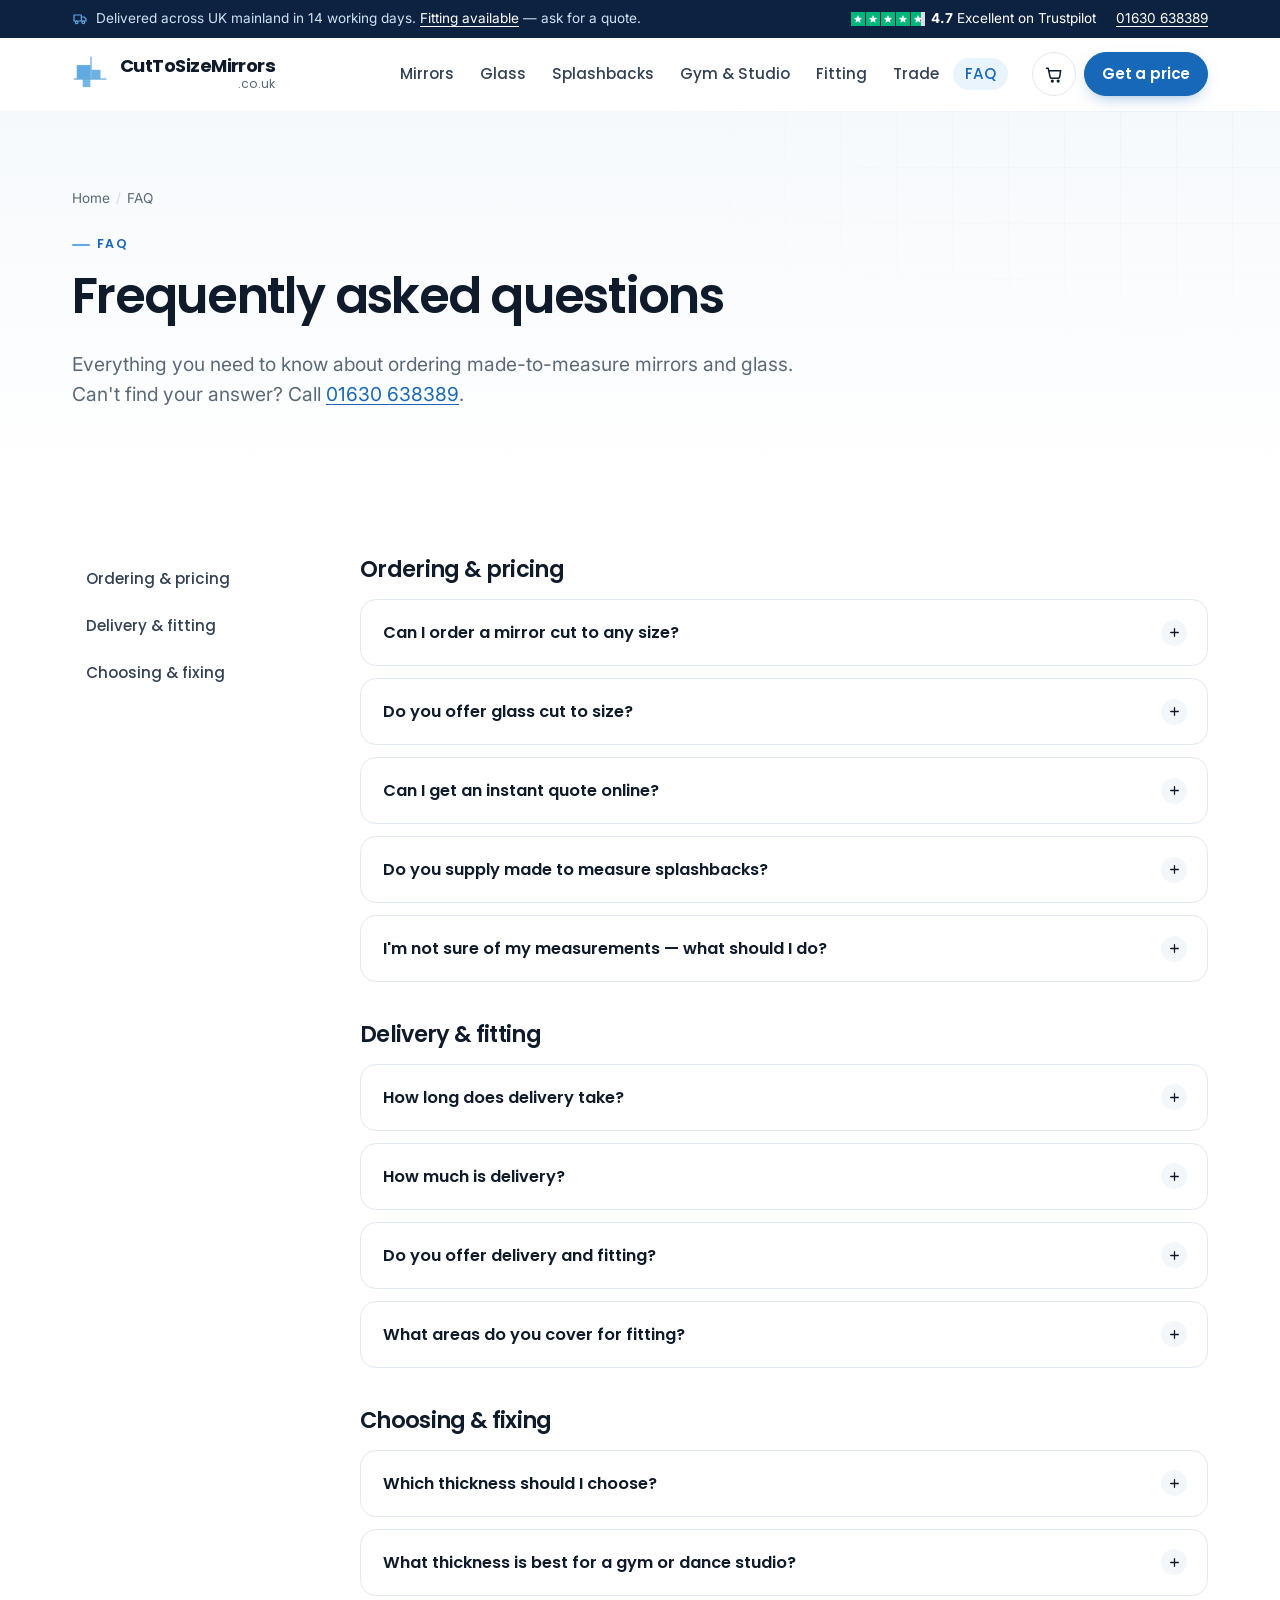
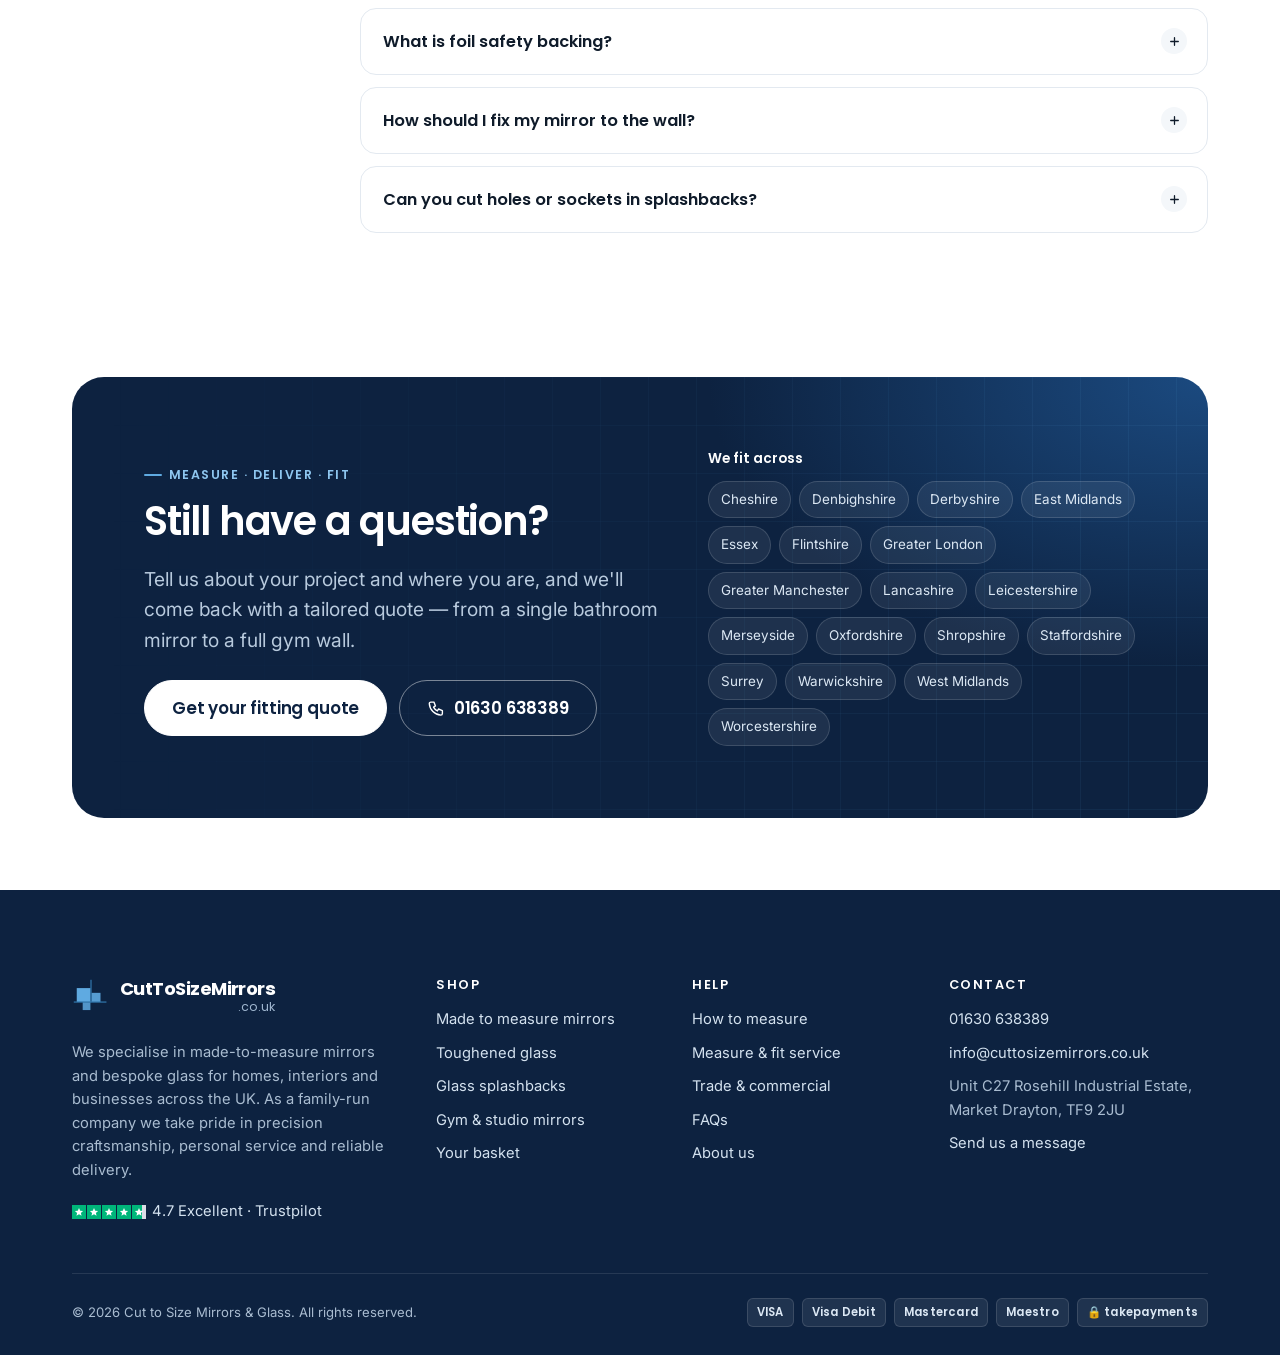
<file: faq/index.html>
<!DOCTYPE html>
<html lang="en-GB" class="no-js">
<head>
<meta charset="utf-8">
<meta name="viewport" content="width=device-width, initial-scale=1">
<title>FAQ | Made to Measure Mirrors & Glass | Cut to Size Mirrors</title>
<meta name="description" content="Answers on ordering made-to-measure mirrors, glass and splashbacks: sizes, thickness, safety backing, fixings, delivery times and fitting areas.">
<link rel="canonical" href="https://cuttosizemirrors.co.uk/faq/">
<meta name="theme-color" content="#ffffff">
<meta property="og:type" content="website">
<meta property="og:site_name" content="Cut to Size Mirrors &amp; Glass">
<meta property="og:locale" content="en_GB">
<meta property="og:title" content="FAQ | Made to Measure Mirrors & Glass | Cut to Size Mirrors">
<meta property="og:description" content="Answers on ordering made-to-measure mirrors, glass and splashbacks: sizes, thickness, safety backing, fixings, delivery times and fitting areas.">
<meta property="og:url" content="https://cuttosizemirrors.co.uk/faq/">
<meta property="og:image" content="https://cuttosizemirrors.co.uk/assets/img/og-image.png">
<meta name="twitter:card" content="summary_large_image">
<link rel="icon" href="../assets/img/favicon.svg" type="image/svg+xml">
<link rel="apple-touch-icon" href="../assets/img/apple-touch-icon.png">
<link rel="manifest" href="../site.webmanifest">
<link rel="preconnect" href="https://fonts.googleapis.com">
<link rel="preconnect" href="https://fonts.gstatic.com" crossorigin>
<link rel="stylesheet" href="https://fonts.googleapis.com/css2?family=Inter:wght@400;500;600&family=Poppins:wght@400;500;600;700&display=swap">
<link rel="stylesheet" href="../assets/css/site.css">
<script type="application/ld+json">{"@context": "https://schema.org", "@type": "FAQPage", "mainEntity": [{"@type": "Question", "name": "Can I order a mirror cut to any size?", "acceptedAnswer": {"@type": "Answer", "text": "Yes. Every mirror is cut to your exact dimensions. Enter your width and height in our mirror calculator, choose your options and the price updates instantly. The largest single sheet is 2400 × 1300mm."}}, {"@type": "Question", "name": "Do you offer glass cut to size?", "acceptedAnswer": {"@type": "Answer", "text": "Yes — toughened glass for shelving, tabletops, balustrades, shower screens and more, all made to measure with polished edges. Price your glass."}}, {"@type": "Question", "name": "Can I get an instant quote online?", "acceptedAnswer": {"@type": "Answer", "text": "Yes. Pick a product, enter your dimensions and the price updates automatically as you type, with the area shown in m² next to it."}}, {"@type": "Question", "name": "Do you supply made to measure splashbacks?", "acceptedAnswer": {"@type": "Answer", "text": "Yes. Our 6mm toughened coloured glass splashbacks are cut to your exact size for kitchens or bathrooms, in any RAL, Dulux, Crown, Laura Ashley or Farrow & Ball colour. Get a splashback quote."}}, {"@type": "Question", "name": "I'm not sure of my measurements — what should I do?", "acceptedAnswer": {"@type": "Answer", "text": "Have a look at our how to measure guide. If you're still unsure, give us a call on 01630 638389 — we can also come out and measure for you."}}, {"@type": "Question", "name": "How long does delivery take?", "acceptedAnswer": {"@type": "Answer", "text": "Orders are delivered within 14 working days. We cut all our own glass in-house, which keeps lead times reliable."}}, {"@type": "Question", "name": "How much is delivery?", "acceptedAnswer": {"@type": "Answer", "text": "We deliver to the whole of UK mainland. Delivery costs are added at checkout, based on your order and location."}}, {"@type": "Question", "name": "Do you offer delivery and fitting?", "acceptedAnswer": {"@type": "Answer", "text": "Yes — choose delivery only, delivery and fitting, or our full measure, delivery and fitting service. Fitting is priced by quote depending on your location and the job."}}, {"@type": "Question", "name": "What areas do you cover for fitting?", "acceptedAnswer": {"@type": "Answer", "text": "We deliver UK-wide, and fit across Cheshire, Denbighshire, Derbyshire, East Midlands, Essex, Flintshire, Greater London, Greater Manchester, Lancashire, Leicestershire, Merseyside, Oxfordshire, Shropshire, Staffordshire, Surrey, Warwickshire, West Midlands and Worcestershire. Ask for a fitting quote."}}, {"@type": "Question", "name": "Which thickness should I choose?", "acceptedAnswer": {"@type": "Answer", "text": "6mm is perfect for bathroom and gym mirrors. 4mm is better for smaller framed mirrors and is available in silver only."}}, {"@type": "Question", "name": "What thickness is best for a gym or dance studio?", "acceptedAnswer": {"@type": "Answer", "text": "6mm mirror, ideally with foil safety backing. It's sturdier on large walls, and the backing helps the mirror meet BS6206 Class C for high-traffic spaces."}}, {"@type": "Question", "name": "What is foil safety backing?", "acceptedAnswer": {"@type": "Answer", "text": "A protective safety layer on the back of the mirror that also shields the silver coating from moisture and salt damage. It works with mirror adhesives and helps mirrors meet the BS6206 Class C safety standard, which building regulations often require in public and commercial areas, kitchens, bathrooms and busy spaces. Note that foil backing isn't the same as plastic backing — plastic films shouldn't be used on wall mirrors, as the chemicals can react and the mirror can separate from the adhesive."}}, {"@type": "Question", "name": "How should I fix my mirror to the wall?", "acceptedAnswer": {"@type": "Answer", "text": "For most jobs, mirror adhesive is the safest, strongest and simplest fixing — allow one tube per m². Holes and screws are also available (holes are positioned 50mm from the edges, with standard 1¼″ screws), but we don't recommend them for mirrors over 1 m²."}}, {"@type": "Question", "name": "Can you cut holes or sockets in splashbacks?", "acceptedAnswer": {"@type": "Answer", "text": "Get in touch with your socket and switch positions and we'll advise on what's possible for your splashback."}}]}</script>
<script>try{if(sessionStorage.getItem('ctsm-intro')||matchMedia('(prefers-reduced-motion: reduce)').matches)document.documentElement.classList.add('intro-skip');sessionStorage.setItem('ctsm-intro','1')}catch(e){}</script>
<script src="../assets/js/config.js" defer></script><script src="../assets/js/site.js" defer></script><script src="../assets/js/motion.js" defer></script>
</head>
<body class="has-mobile-bar">
<div class="scroll-progress" aria-hidden="true"></div>


<a class="skip" href="#main">Skip to content</a>
<div class="topbar">
  <div class="wrap">
    <p class="topbar__msg mb-0"><svg viewBox="0 0 24 24" fill="none" stroke="currentColor" stroke-width="1.8" stroke-linecap="round" stroke-linejoin="round" aria-hidden="true"><path d="M3 6h11v9H3zM14 9h4l3 3v3h-7"/><circle cx="7" cy="17" r="2"/><circle cx="17" cy="17" r="2"/></svg><span>Delivered across UK mainland in 14 working days. <a href="../fitting/">Fitting available</a> — ask for a quote.</span></p>
    <div class="topbar__right">
      <a class="tp-mini" href="https://www.trustpilot.com/review/www.cuttosizemirrors.co.uk" rel="noopener" target="_blank"><span class="stars stars--sm" role="img" aria-label="Rated 4.7 out of 5"><i><svg viewBox="0 0 24 24" aria-hidden="true"><path fill="currentColor" d="M12 2.5l2.9 6.3 6.9.7-5.2 4.6 1.5 6.8L12 17.3l-6.1 3.6 1.5-6.8L2.2 9.5l6.9-.7z"/></svg></i><i><svg viewBox="0 0 24 24" aria-hidden="true"><path fill="currentColor" d="M12 2.5l2.9 6.3 6.9.7-5.2 4.6 1.5 6.8L12 17.3l-6.1 3.6 1.5-6.8L2.2 9.5l6.9-.7z"/></svg></i><i><svg viewBox="0 0 24 24" aria-hidden="true"><path fill="currentColor" d="M12 2.5l2.9 6.3 6.9.7-5.2 4.6 1.5 6.8L12 17.3l-6.1 3.6 1.5-6.8L2.2 9.5l6.9-.7z"/></svg></i><i><svg viewBox="0 0 24 24" aria-hidden="true"><path fill="currentColor" d="M12 2.5l2.9 6.3 6.9.7-5.2 4.6 1.5 6.8L12 17.3l-6.1 3.6 1.5-6.8L2.2 9.5l6.9-.7z"/></svg></i><i class="half"><svg viewBox="0 0 24 24" aria-hidden="true"><path fill="currentColor" d="M12 2.5l2.9 6.3 6.9.7-5.2 4.6 1.5 6.8L12 17.3l-6.1 3.6 1.5-6.8L2.2 9.5l6.9-.7z"/></svg></i></span><span><strong>4.7</strong> Excellent on Trustpilot</span></a>
      <a href="tel:+441630638389">01630 638389</a>
    </div>
  </div>
</div>
<header class="header">
  <div class="wrap">
    <a class="logo" href="../" aria-label="Cut to Size Mirrors — home"><svg class="mark" viewBox="0 0 64 64" aria-hidden="true"><rect x="8" y="17" width="23" height="23" fill="#5FAAE1"/><rect x="33" y="25" width="15" height="15" fill="#5FAAE1" opacity=".9"/><rect x="18" y="41" width="13" height="13" fill="#5FAAE1" opacity=".85"/><path d="M32 3v37M3 40.5h55" stroke="#3C8FCB" stroke-width="1.6"/></svg><span class="logo__text"><span class="logo__name">CutToSizeMirrors</span><span class="logo__tld">.co.uk</span></span></a>
    <nav class="nav" aria-label="Main"><a href="../product/custom-mirror/">Mirrors</a><a href="../product/custom-glass/">Glass</a><a href="../product/made-to-measure-custom-splashback/">Splashbacks</a><a href="../gym-studio-mirrors/">Gym & Studio</a><a href="../fitting/">Fitting</a><a href="../trade/">Trade</a><a href="../faq/" aria-current="page">FAQ</a></nav>
    <div class="header__actions">
      <a class="header__phone" href="tel:+441630638389"><small>Need help? Call us</small><strong>01630 638389</strong></a>
      <a class="icon-btn" href="../basket/" aria-label="Basket"><svg viewBox="0 0 24 24" fill="none" stroke="currentColor" stroke-width="1.8" stroke-linecap="round" stroke-linejoin="round" aria-hidden="true"><path d="M3 5h2l2.2 10.2a2 2 0 002 1.8h7.6a2 2 0 002-1.6L20 8H6"/><circle cx="10" cy="20.5" r="1"/><circle cx="17" cy="20.5" r="1"/></svg><span class="badge" data-basket-count hidden>0</span></a>
      <a class="btn btn--cta" href="../product/custom-mirror/">Get a price</a>
      <button class="icon-btn menu-btn" type="button" aria-label="Open menu" aria-controls="drawer" aria-expanded="false" data-open-drawer><svg viewBox="0 0 24 24" fill="none" stroke="currentColor" stroke-width="1.8" stroke-linecap="round" stroke-linejoin="round" aria-hidden="true"><path d="M4 7h16M4 12h16M4 17h16"/></svg></button>
    </div>
  </div>
</header>
<div class="drawer" id="drawer" aria-hidden="true">
  <div class="drawer__scrim" data-close-drawer></div>
  <div class="drawer__panel" role="dialog" aria-modal="true" aria-label="Menu">
    <div class="drawer__top"><a class="logo" href="../" aria-label="Cut to Size Mirrors — home"><svg class="mark" viewBox="0 0 64 64" aria-hidden="true"><rect x="8" y="17" width="23" height="23" fill="#5FAAE1"/><rect x="33" y="25" width="15" height="15" fill="#5FAAE1" opacity=".9"/><rect x="18" y="41" width="13" height="13" fill="#5FAAE1" opacity=".85"/><path d="M32 3v37M3 40.5h55" stroke="#3C8FCB" stroke-width="1.6"/></svg><span class="logo__text"><span class="logo__name">CutToSizeMirrors</span><span class="logo__tld">.co.uk</span></span></a><button class="icon-btn" type="button" aria-label="Close menu" data-close-drawer><svg viewBox="0 0 24 24" fill="none" stroke="currentColor" stroke-width="1.8" stroke-linecap="round" stroke-linejoin="round" aria-hidden="true"><path d="M6 6l12 12M18 6L6 18"/></svg></button></div>
    <nav aria-label="Mobile"><a href="../product/custom-mirror/">Mirrors</a><a href="../product/custom-glass/">Glass</a><a href="../product/made-to-measure-custom-splashback/">Splashbacks</a><a href="../gym-studio-mirrors/">Gym & Studio</a><a href="../fitting/">Fitting</a><a href="../trade/">Trade</a><a href="../faq/" aria-current="page">FAQ</a><a href="../how-to-measure/">How to measure</a><a href="../about/">About us</a><a href="../contact-us/">Contact us</a></nav>
    <div class="drawer__foot">
      <a class="btn btn--block" href="../product/custom-mirror/">Get an instant price</a>
      <a class="btn btn--ghost btn--block" href="tel:+441630638389"><svg viewBox="0 0 24 24" fill="none" stroke="currentColor" stroke-width="1.8" stroke-linecap="round" stroke-linejoin="round" aria-hidden="true"><path d="M5 4h4l2 5-2.5 1.5a11 11 0 005 5L15 13l5 2v4a2 2 0 01-2 2A16 16 0 013 6a2 2 0 012-2"/></svg> Call 01630 638389</a>
      <p>Mon–Fri · Unit C27, Market Drayton</p>
    </div>
  </div>
</div>

<main id="main">

<section class="page-hero">
  <div class="wrap">
    <ol class="crumbs"><li><a href="../">Home</a></li><li aria-current="page">FAQ</li></ol>
    <p class="eyebrow">FAQ</p>
    <h1>Frequently asked questions</h1>
    <p class="lead">Everything you need to know about ordering made-to-measure mirrors and glass. Can't find your answer? Call <a href="tel:+441630638389">01630 638389</a>.</p>
  </div>
</section>
<section class="section section--tight">
  <div class="wrap faq-cats">
    <nav aria-label="FAQ sections"><a href="#ordering">Ordering &amp; pricing</a><a href="#delivery">Delivery &amp; fitting</a><a href="#choosing">Choosing &amp; fixing</a></nav>
    <div><h2 id="ordering">Ordering &amp; pricing</h2><div class="faq"><details><summary>Can I order a mirror cut to any size?</summary><div class="faq__a"><p>Yes. Every mirror is cut to your exact dimensions. Enter your width and height in our <a href="../product/custom-mirror/">mirror calculator</a>, choose your options and the price updates instantly. The largest single sheet is 2400 × 1300mm.</p></div></details><details><summary>Do you offer glass cut to size?</summary><div class="faq__a"><p>Yes — toughened glass for shelving, tabletops, balustrades, shower screens and more, all made to measure with polished edges. <a href="../product/custom-glass/">Price your glass</a>.</p></div></details><details><summary>Can I get an instant quote online?</summary><div class="faq__a"><p>Yes. Pick a product, enter your dimensions and the price updates automatically as you type, with the area shown in m² next to it.</p></div></details><details><summary>Do you supply made to measure splashbacks?</summary><div class="faq__a"><p>Yes. Our 6mm toughened coloured glass splashbacks are cut to your exact size for kitchens or bathrooms, in any RAL, Dulux, Crown, Laura Ashley or Farrow &amp; Ball colour. <a href="../product/made-to-measure-custom-splashback/">Get a splashback quote</a>.</p></div></details><details><summary>I'm not sure of my measurements — what should I do?</summary><div class="faq__a"><p>Have a look at our <a href="../how-to-measure/">how to measure guide</a>. If you're still unsure, give us a call on 01630 638389 — we can also come out and measure for you.</p></div></details></div><h2 id="delivery">Delivery &amp; fitting</h2><div class="faq"><details><summary>How long does delivery take?</summary><div class="faq__a"><p>Orders are delivered within 14 working days. We cut all our own glass in-house, which keeps lead times reliable.</p></div></details><details><summary>How much is delivery?</summary><div class="faq__a"><p>We deliver to the whole of UK mainland. Delivery costs are added at checkout, based on your order and location.</p></div></details><details><summary>Do you offer delivery and fitting?</summary><div class="faq__a"><p>Yes — choose delivery only, delivery and fitting, or our full measure, delivery and fitting service. Fitting is priced by quote depending on your location and the job.</p></div></details><details><summary>What areas do you cover for fitting?</summary><div class="faq__a"><p>We deliver UK-wide, and fit across Cheshire, Denbighshire, Derbyshire, East Midlands, Essex, Flintshire, Greater London, Greater Manchester, Lancashire, Leicestershire, Merseyside, Oxfordshire, Shropshire, Staffordshire, Surrey, Warwickshire, West Midlands and Worcestershire. <a href="../fitting/">Ask for a fitting quote</a>.</p></div></details></div><h2 id="choosing">Choosing &amp; fixing</h2><div class="faq"><details><summary>Which thickness should I choose?</summary><div class="faq__a"><p>6mm is perfect for bathroom and gym mirrors. 4mm is better for smaller framed mirrors and is available in silver only.</p></div></details><details><summary>What thickness is best for a gym or dance studio?</summary><div class="faq__a"><p>6mm mirror, ideally with foil safety backing. It's sturdier on large walls, and the backing helps the mirror meet BS6206 Class C for high-traffic spaces.</p></div></details><details><summary>What is foil safety backing?</summary><div class="faq__a"><p>A protective safety layer on the back of the mirror that also shields the silver coating from moisture and salt damage. It works with mirror adhesives and helps mirrors meet the BS6206 Class C safety standard, which building regulations often require in public and commercial areas, kitchens, bathrooms and busy spaces. Note that foil backing isn't the same as plastic backing — plastic films shouldn't be used on wall mirrors, as the chemicals can react and the mirror can separate from the adhesive.</p></div></details><details><summary>How should I fix my mirror to the wall?</summary><div class="faq__a"><p>For most jobs, mirror adhesive is the safest, strongest and simplest fixing — allow one tube per m². Holes and screws are also available (holes are positioned 50mm from the edges, with standard 1¼″ screws), but we don't recommend them for mirrors over 1 m².</p></div></details><details><summary>Can you cut holes or sockets in splashbacks?</summary><div class="faq__a"><p>Get in touch with your socket and switch positions and we'll advise on what's possible for your splashback.</p></div></details></div></div>
  </div>
</section>

<section class="section section--tight">
  <div class="wrap">
    <div class="cta-dark reveal">
      <div class="cta-dark__grid">
        <div>
          <p class="eyebrow">Measure · deliver · fit</p>
          <h2>Still have a question?</h2>
          <p class="lead">Tell us about your project and where you are, and we'll come back with a tailored quote — from a single bathroom mirror to a full gym wall.</p>
          <div class="cta-dark__btns">
            <a class="btn btn--light btn--lg" href="../fitting/">Get your fitting quote</a>
            <a class="btn btn--outline-light btn--lg" href="tel:+441630638389"><svg viewBox="0 0 24 24" fill="none" stroke="currentColor" stroke-width="1.8" stroke-linecap="round" stroke-linejoin="round" aria-hidden="true"><path d="M5 4h4l2 5-2.5 1.5a11 11 0 005 5L15 13l5 2v4a2 2 0 01-2 2A16 16 0 013 6a2 2 0 012-2"/></svg> 01630 638389</a>
          </div>
        </div>
        <div>
          <p class="label" style="color:#fff;margin-bottom:12px">We fit across</p>
          <ul class="chips" data-fitting-areas></ul>
        </div>
      </div>
    </div>
  </div>
</section>

</main>

<footer class="footer">
  <div class="wrap">
    <div class="footer__grid">
      <div class="footer__about">
        <a class="logo logo--light" href="../" aria-label="Cut to Size Mirrors — home"><svg class="mark" viewBox="0 0 64 64" aria-hidden="true"><rect x="8" y="17" width="23" height="23" fill="#5FAAE1"/><rect x="33" y="25" width="15" height="15" fill="#5FAAE1" opacity=".9"/><rect x="18" y="41" width="13" height="13" fill="#5FAAE1" opacity=".85"/><path d="M32 3v37M3 40.5h55" stroke="#3C8FCB" stroke-width="1.6"/></svg><span class="logo__text"><span class="logo__name">CutToSizeMirrors</span><span class="logo__tld">.co.uk</span></span></a>
        <p>We specialise in made-to-measure mirrors and bespoke glass for homes, interiors and businesses across the UK. As a family-run company we take pride in precision craftsmanship, personal service and reliable delivery.</p>
        <a class="tp-mini" href="https://www.trustpilot.com/review/www.cuttosizemirrors.co.uk" rel="noopener" target="_blank"><span class="stars stars--sm" role="img" aria-label="Rated 4.7 out of 5"><i><svg viewBox="0 0 24 24" aria-hidden="true"><path fill="currentColor" d="M12 2.5l2.9 6.3 6.9.7-5.2 4.6 1.5 6.8L12 17.3l-6.1 3.6 1.5-6.8L2.2 9.5l6.9-.7z"/></svg></i><i><svg viewBox="0 0 24 24" aria-hidden="true"><path fill="currentColor" d="M12 2.5l2.9 6.3 6.9.7-5.2 4.6 1.5 6.8L12 17.3l-6.1 3.6 1.5-6.8L2.2 9.5l6.9-.7z"/></svg></i><i><svg viewBox="0 0 24 24" aria-hidden="true"><path fill="currentColor" d="M12 2.5l2.9 6.3 6.9.7-5.2 4.6 1.5 6.8L12 17.3l-6.1 3.6 1.5-6.8L2.2 9.5l6.9-.7z"/></svg></i><i><svg viewBox="0 0 24 24" aria-hidden="true"><path fill="currentColor" d="M12 2.5l2.9 6.3 6.9.7-5.2 4.6 1.5 6.8L12 17.3l-6.1 3.6 1.5-6.8L2.2 9.5l6.9-.7z"/></svg></i><i class="half"><svg viewBox="0 0 24 24" aria-hidden="true"><path fill="currentColor" d="M12 2.5l2.9 6.3 6.9.7-5.2 4.6 1.5 6.8L12 17.3l-6.1 3.6 1.5-6.8L2.2 9.5l6.9-.7z"/></svg></i></span><span>4.7 Excellent · Trustpilot</span></a>
      </div>
      <div>
        <h2>Shop</h2>
        <ul>
          <li><a href="../product/custom-mirror/">Made to measure mirrors</a></li>
          <li><a href="../product/custom-glass/">Toughened glass</a></li>
          <li><a href="../product/made-to-measure-custom-splashback/">Glass splashbacks</a></li>
          <li><a href="../gym-studio-mirrors/">Gym &amp; studio mirrors</a></li>
          <li><a href="../basket/">Your basket</a></li>
        </ul>
      </div>
      <div>
        <h2>Help</h2>
        <ul>
          <li><a href="../how-to-measure/">How to measure</a></li>
          <li><a href="../fitting/">Measure &amp; fit service</a></li>
          <li><a href="../trade/">Trade &amp; commercial</a></li>
          <li><a href="../faq/">FAQs</a></li>
          <li><a href="../about/">About us</a></li>
        </ul>
      </div>
      <div>
        <h2>Contact</h2>
        <ul>
          <li><a href="tel:+441630638389">01630 638389</a></li>
          <li><a href="mailto:info@cuttosizemirrors.co.uk">info@cuttosizemirrors.co.uk</a></li>
          <li>Unit C27 Rosehill Industrial Estate,<br>Market Drayton, TF9 2JU</li>
          <li><a href="../contact-us/">Send us a message</a></li>
        </ul>
      </div>
    </div>
    <div class="footer__bottom">
      <span>© <span data-year>2026</span> Cut to Size Mirrors &amp; Glass. All rights reserved.</span>
      <div class="pay" aria-label="Payment methods accepted"><span>VISA</span><span>Visa Debit</span><span>Mastercard</span><span>Maestro</span><span>🔒 takepayments</span></div>
    </div>
  </div>
</footer>
<div class="mobile-bar">
  <a class="btn btn--ghost" href="tel:+441630638389"><svg viewBox="0 0 24 24" fill="none" stroke="currentColor" stroke-width="1.8" stroke-linecap="round" stroke-linejoin="round" aria-hidden="true"><path d="M5 4h4l2 5-2.5 1.5a11 11 0 005 5L15 13l5 2v4a2 2 0 01-2 2A16 16 0 013 6a2 2 0 012-2"/></svg> Call</a>
  <a class="btn" href="../product/custom-mirror/">Get a price</a>
</div>

</body>
</html>
</file>
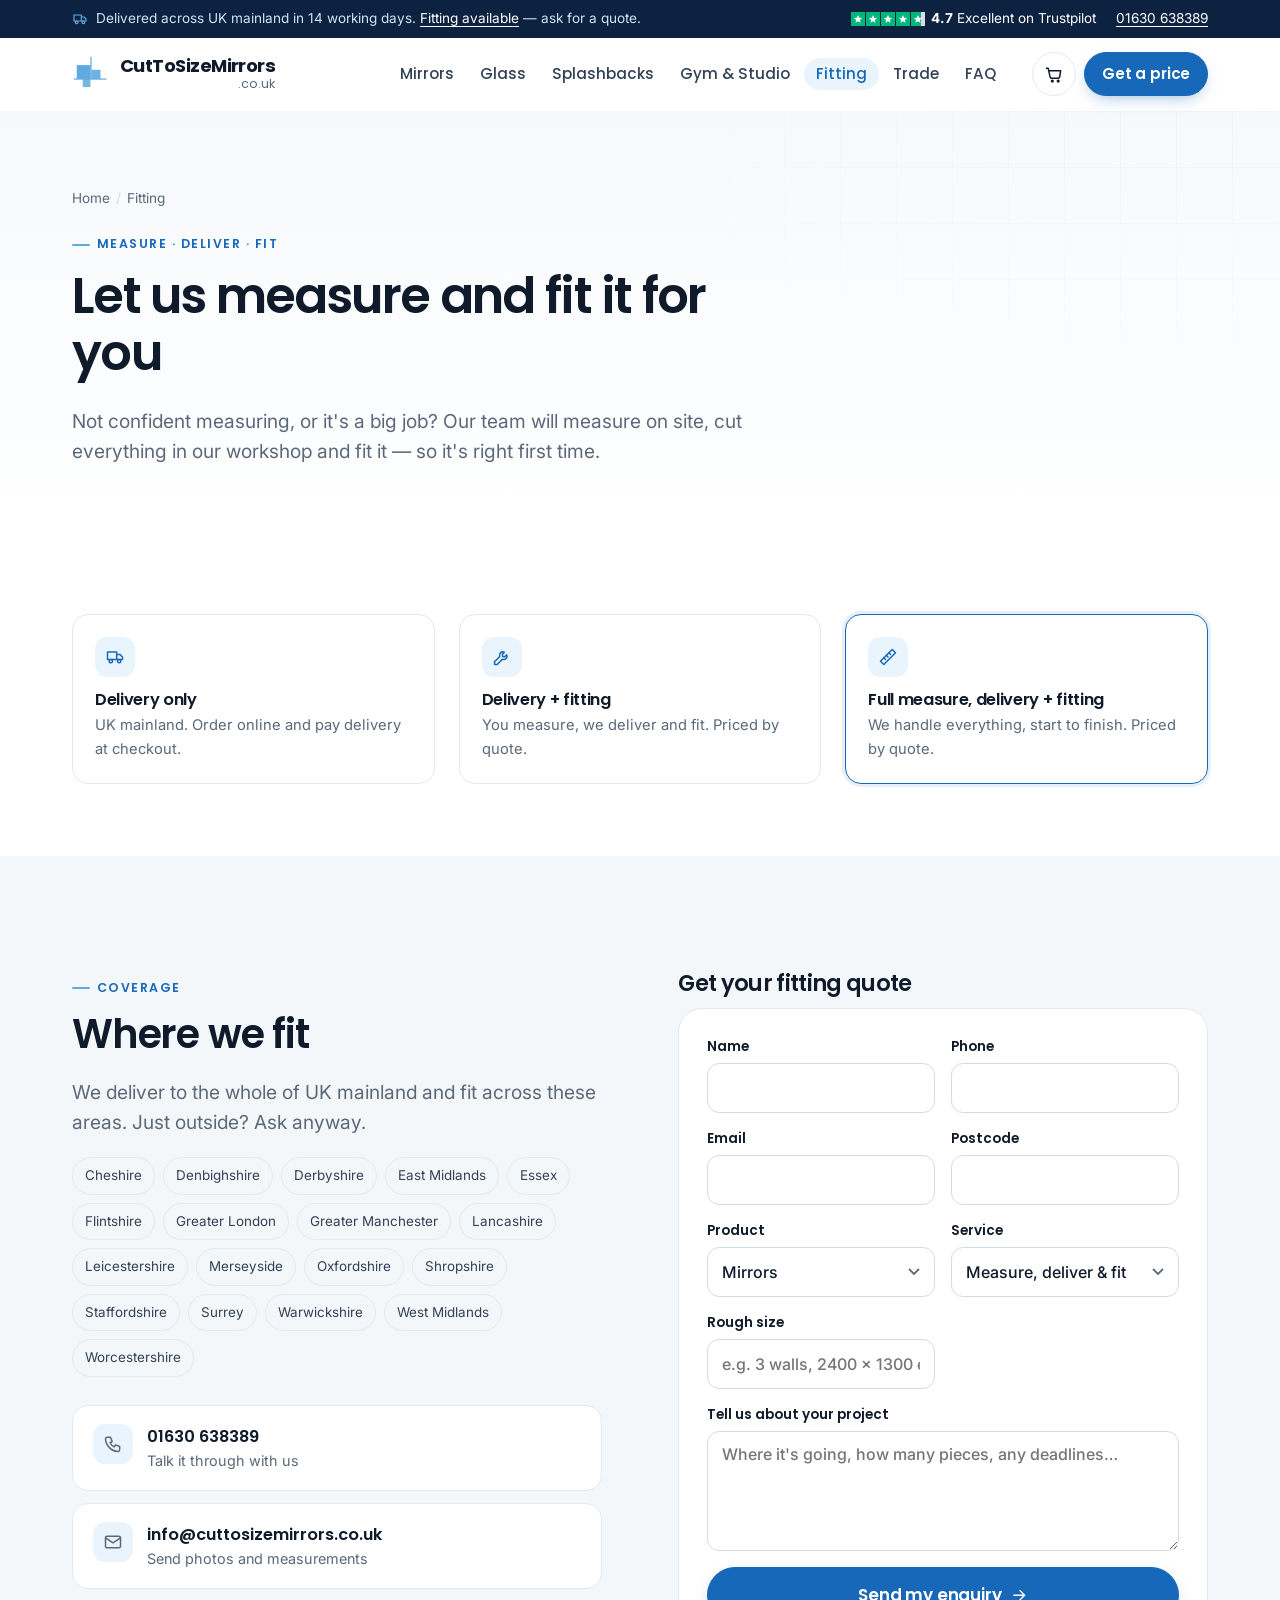
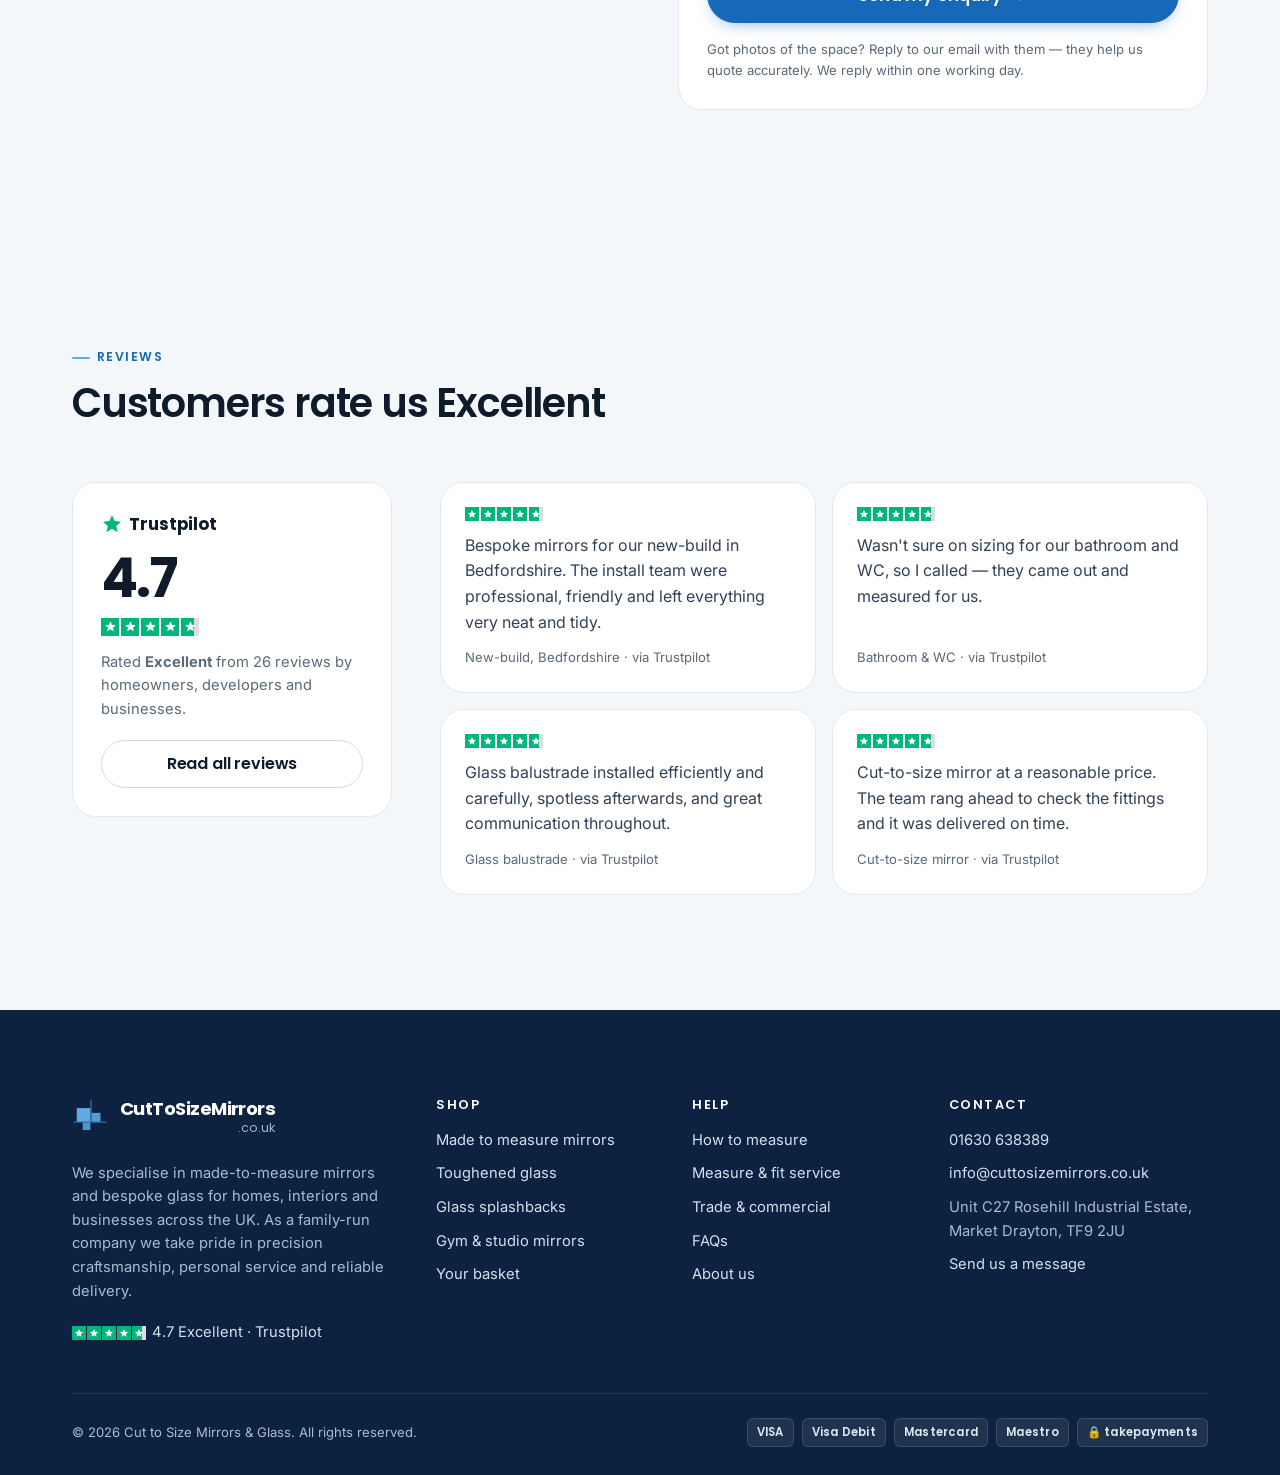
<file: fitting/index.html>
<!DOCTYPE html>
<html lang="en-GB" class="no-js">
<head>
<meta charset="utf-8">
<meta name="viewport" content="width=device-width, initial-scale=1">
<title>Mirror & Glass Fitting | Measure & Fit Service | Cut to Size Mirrors</title>
<meta name="description" content="Measure, delivery and fitting for made-to-measure mirrors, glass and splashbacks across Cheshire, Shropshire, Staffordshire, the Midlands, Greater Manchester, London and more.">
<link rel="canonical" href="https://cuttosizemirrors.co.uk/fitting/">
<meta name="theme-color" content="#ffffff">
<meta property="og:type" content="website">
<meta property="og:site_name" content="Cut to Size Mirrors &amp; Glass">
<meta property="og:locale" content="en_GB">
<meta property="og:title" content="Mirror & Glass Fitting | Measure & Fit Service | Cut to Size Mirrors">
<meta property="og:description" content="Measure, delivery and fitting for made-to-measure mirrors, glass and splashbacks across Cheshire, Shropshire, Staffordshire, the Midlands, Greater Manchester, London and more.">
<meta property="og:url" content="https://cuttosizemirrors.co.uk/fitting/">
<meta property="og:image" content="https://cuttosizemirrors.co.uk/assets/img/og-image.png">
<meta name="twitter:card" content="summary_large_image">
<link rel="icon" href="../assets/img/favicon.svg" type="image/svg+xml">
<link rel="apple-touch-icon" href="../assets/img/apple-touch-icon.png">
<link rel="manifest" href="../site.webmanifest">
<link rel="preconnect" href="https://fonts.googleapis.com">
<link rel="preconnect" href="https://fonts.gstatic.com" crossorigin>
<link rel="stylesheet" href="https://fonts.googleapis.com/css2?family=Inter:wght@400;500;600&family=Poppins:wght@400;500;600;700&display=swap">
<link rel="stylesheet" href="../assets/css/site.css">

<script>try{if(sessionStorage.getItem('ctsm-intro')||matchMedia('(prefers-reduced-motion: reduce)').matches)document.documentElement.classList.add('intro-skip');sessionStorage.setItem('ctsm-intro','1')}catch(e){}</script>
<script src="../assets/js/config.js" defer></script><script src="../assets/js/site.js" defer></script><script src="../assets/js/motion.js" defer></script>
</head>
<body class="has-mobile-bar">
<div class="scroll-progress" aria-hidden="true"></div>


<a class="skip" href="#main">Skip to content</a>
<div class="topbar">
  <div class="wrap">
    <p class="topbar__msg mb-0"><svg viewBox="0 0 24 24" fill="none" stroke="currentColor" stroke-width="1.8" stroke-linecap="round" stroke-linejoin="round" aria-hidden="true"><path d="M3 6h11v9H3zM14 9h4l3 3v3h-7"/><circle cx="7" cy="17" r="2"/><circle cx="17" cy="17" r="2"/></svg><span>Delivered across UK mainland in 14 working days. <a href="../fitting/">Fitting available</a> — ask for a quote.</span></p>
    <div class="topbar__right">
      <a class="tp-mini" href="https://www.trustpilot.com/review/www.cuttosizemirrors.co.uk" rel="noopener" target="_blank"><span class="stars stars--sm" role="img" aria-label="Rated 4.7 out of 5"><i><svg viewBox="0 0 24 24" aria-hidden="true"><path fill="currentColor" d="M12 2.5l2.9 6.3 6.9.7-5.2 4.6 1.5 6.8L12 17.3l-6.1 3.6 1.5-6.8L2.2 9.5l6.9-.7z"/></svg></i><i><svg viewBox="0 0 24 24" aria-hidden="true"><path fill="currentColor" d="M12 2.5l2.9 6.3 6.9.7-5.2 4.6 1.5 6.8L12 17.3l-6.1 3.6 1.5-6.8L2.2 9.5l6.9-.7z"/></svg></i><i><svg viewBox="0 0 24 24" aria-hidden="true"><path fill="currentColor" d="M12 2.5l2.9 6.3 6.9.7-5.2 4.6 1.5 6.8L12 17.3l-6.1 3.6 1.5-6.8L2.2 9.5l6.9-.7z"/></svg></i><i><svg viewBox="0 0 24 24" aria-hidden="true"><path fill="currentColor" d="M12 2.5l2.9 6.3 6.9.7-5.2 4.6 1.5 6.8L12 17.3l-6.1 3.6 1.5-6.8L2.2 9.5l6.9-.7z"/></svg></i><i class="half"><svg viewBox="0 0 24 24" aria-hidden="true"><path fill="currentColor" d="M12 2.5l2.9 6.3 6.9.7-5.2 4.6 1.5 6.8L12 17.3l-6.1 3.6 1.5-6.8L2.2 9.5l6.9-.7z"/></svg></i></span><span><strong>4.7</strong> Excellent on Trustpilot</span></a>
      <a href="tel:+441630638389">01630 638389</a>
    </div>
  </div>
</div>
<header class="header">
  <div class="wrap">
    <a class="logo" href="../" aria-label="Cut to Size Mirrors — home"><svg class="mark" viewBox="0 0 64 64" aria-hidden="true"><rect x="8" y="17" width="23" height="23" fill="#5FAAE1"/><rect x="33" y="25" width="15" height="15" fill="#5FAAE1" opacity=".9"/><rect x="18" y="41" width="13" height="13" fill="#5FAAE1" opacity=".85"/><path d="M32 3v37M3 40.5h55" stroke="#3C8FCB" stroke-width="1.6"/></svg><span class="logo__text"><span class="logo__name">CutToSizeMirrors</span><span class="logo__tld">.co.uk</span></span></a>
    <nav class="nav" aria-label="Main"><a href="../product/custom-mirror/">Mirrors</a><a href="../product/custom-glass/">Glass</a><a href="../product/made-to-measure-custom-splashback/">Splashbacks</a><a href="../gym-studio-mirrors/">Gym & Studio</a><a href="../fitting/" aria-current="page">Fitting</a><a href="../trade/">Trade</a><a href="../faq/">FAQ</a></nav>
    <div class="header__actions">
      <a class="header__phone" href="tel:+441630638389"><small>Need help? Call us</small><strong>01630 638389</strong></a>
      <a class="icon-btn" href="../basket/" aria-label="Basket"><svg viewBox="0 0 24 24" fill="none" stroke="currentColor" stroke-width="1.8" stroke-linecap="round" stroke-linejoin="round" aria-hidden="true"><path d="M3 5h2l2.2 10.2a2 2 0 002 1.8h7.6a2 2 0 002-1.6L20 8H6"/><circle cx="10" cy="20.5" r="1"/><circle cx="17" cy="20.5" r="1"/></svg><span class="badge" data-basket-count hidden>0</span></a>
      <a class="btn btn--cta" href="../product/custom-mirror/">Get a price</a>
      <button class="icon-btn menu-btn" type="button" aria-label="Open menu" aria-controls="drawer" aria-expanded="false" data-open-drawer><svg viewBox="0 0 24 24" fill="none" stroke="currentColor" stroke-width="1.8" stroke-linecap="round" stroke-linejoin="round" aria-hidden="true"><path d="M4 7h16M4 12h16M4 17h16"/></svg></button>
    </div>
  </div>
</header>
<div class="drawer" id="drawer" aria-hidden="true">
  <div class="drawer__scrim" data-close-drawer></div>
  <div class="drawer__panel" role="dialog" aria-modal="true" aria-label="Menu">
    <div class="drawer__top"><a class="logo" href="../" aria-label="Cut to Size Mirrors — home"><svg class="mark" viewBox="0 0 64 64" aria-hidden="true"><rect x="8" y="17" width="23" height="23" fill="#5FAAE1"/><rect x="33" y="25" width="15" height="15" fill="#5FAAE1" opacity=".9"/><rect x="18" y="41" width="13" height="13" fill="#5FAAE1" opacity=".85"/><path d="M32 3v37M3 40.5h55" stroke="#3C8FCB" stroke-width="1.6"/></svg><span class="logo__text"><span class="logo__name">CutToSizeMirrors</span><span class="logo__tld">.co.uk</span></span></a><button class="icon-btn" type="button" aria-label="Close menu" data-close-drawer><svg viewBox="0 0 24 24" fill="none" stroke="currentColor" stroke-width="1.8" stroke-linecap="round" stroke-linejoin="round" aria-hidden="true"><path d="M6 6l12 12M18 6L6 18"/></svg></button></div>
    <nav aria-label="Mobile"><a href="../product/custom-mirror/">Mirrors</a><a href="../product/custom-glass/">Glass</a><a href="../product/made-to-measure-custom-splashback/">Splashbacks</a><a href="../gym-studio-mirrors/">Gym & Studio</a><a href="../fitting/" aria-current="page">Fitting</a><a href="../trade/">Trade</a><a href="../faq/">FAQ</a><a href="../how-to-measure/">How to measure</a><a href="../about/">About us</a><a href="../contact-us/">Contact us</a></nav>
    <div class="drawer__foot">
      <a class="btn btn--block" href="../product/custom-mirror/">Get an instant price</a>
      <a class="btn btn--ghost btn--block" href="tel:+441630638389"><svg viewBox="0 0 24 24" fill="none" stroke="currentColor" stroke-width="1.8" stroke-linecap="round" stroke-linejoin="round" aria-hidden="true"><path d="M5 4h4l2 5-2.5 1.5a11 11 0 005 5L15 13l5 2v4a2 2 0 01-2 2A16 16 0 013 6a2 2 0 012-2"/></svg> Call 01630 638389</a>
      <p>Mon–Fri · Unit C27, Market Drayton</p>
    </div>
  </div>
</div>

<main id="main">

<section class="page-hero">
  <div class="wrap">
    <ol class="crumbs"><li><a href="../">Home</a></li><li aria-current="page">Fitting</li></ol>
    <p class="eyebrow">Measure · deliver · fit</p>
    <h1>Let us measure and fit it for you</h1>
    <p class="lead">Not confident measuring, or it's a big job? Our team will measure on site, cut everything in our workshop and fit it — so it's right first time.</p>
  </div>
</section>
<section class="section section--tight">
  <div class="wrap">
    <div class="grid grid--3">
      <div class="pillar reveal"><span class="usp-ico"><svg viewBox="0 0 24 24" fill="none" stroke="currentColor" stroke-width="1.8" stroke-linecap="round" stroke-linejoin="round" aria-hidden="true"><path d="M3 6h11v9H3zM14 9h4l3 3v3h-7"/><circle cx="7" cy="17" r="2"/><circle cx="17" cy="17" r="2"/></svg></span><h3>Delivery only</h3><p>UK mainland. Order online and pay delivery at checkout.</p></div>
      <div class="pillar reveal"><span class="usp-ico"><svg viewBox="0 0 24 24" fill="none" stroke="currentColor" stroke-width="1.8" stroke-linecap="round" stroke-linejoin="round" aria-hidden="true"><path d="M14.7 6.3a4 4 0 00-5.4 5.2L3 17.8V21h3.2l6.3-6.3a4 4 0 005.2-5.4l-2.5 2.5-2.3-.5-.5-2.3z"/></svg></span><h3>Delivery + fitting</h3><p>You measure, we deliver and fit. Priced by quote.</p></div>
      <div class="pillar reveal" style="border-color:var(--accent);box-shadow:0 0 0 3px rgba(23,104,184,.1)"><span class="usp-ico"><svg viewBox="0 0 24 24" fill="none" stroke="currentColor" stroke-width="1.8" stroke-linecap="round" stroke-linejoin="round" aria-hidden="true"><path d="M3 17L17 3l4 4L7 21z"/><path d="M7 13l2 2M10 10l2 2M13 7l2 2"/></svg></span><h3>Full measure, delivery + fitting</h3><p>We handle everything, start to finish. Priced by quote.</p></div>
    </div>
  </div>
</section>
<section class="section section--soft">
  <div class="wrap split" style="align-items:start">
    <div>
      <p class="eyebrow">Coverage</p>
      <h2>Where we fit</h2>
      <p class="lead">We deliver to the whole of UK mainland and fit across these areas. Just outside? Ask anyway.</p>
      <ul class="chips" data-fitting-areas style="margin-bottom:28px"></ul>
      <div class="contact-cards">
        <a class="ccard" href="tel:+441630638389"><span class="usp-ico"><svg viewBox="0 0 24 24" fill="none" stroke="currentColor" stroke-width="1.8" stroke-linecap="round" stroke-linejoin="round" aria-hidden="true"><path d="M5 4h4l2 5-2.5 1.5a11 11 0 005 5L15 13l5 2v4a2 2 0 01-2 2A16 16 0 013 6a2 2 0 012-2"/></svg></span><span><strong>01630 638389</strong><span>Talk it through with us</span></span></a>
        <a class="ccard" href="mailto:info@cuttosizemirrors.co.uk"><span class="usp-ico"><svg viewBox="0 0 24 24" fill="none" stroke="currentColor" stroke-width="1.8" stroke-linecap="round" stroke-linejoin="round" aria-hidden="true"><rect x="3" y="5" width="18" height="14" rx="2"/><path d="M3 7l9 6 9-6"/></svg></span><span><strong>info@cuttosizemirrors.co.uk</strong><span>Send photos and measurements</span></span></a>
      </div>
    </div>
    <div>
      <h2 style="font-size:1.4rem">Get your fitting quote</h2>
      
<form class="panel" data-enquiry novalidate>
  <input type="hidden" name="_subject" value="Fitting quote request">
  <div class="form-grid">
    <div class="field"><label for="f-name">Name</label><input class="input" id="f-name" name="name" autocomplete="name" required></div>
    
    <div class="field"><label for="f-phone">Phone</label><input class="input" id="f-phone" name="phone" type="tel" autocomplete="tel" required></div>
    <div class="field"><label for="f-email">Email</label><input class="input" id="f-email" name="email" type="email" autocomplete="email" required></div>
    <div class="field"><label for="f-postcode">Postcode</label><input class="input" id="f-postcode" name="postcode" autocomplete="postal-code" required></div>
    <div class="field"><label for="f-product">Product</label><select class="select" id="f-product" name="product"><option>Mirrors</option><option>Gym / studio mirror wall</option><option>Toughened glass</option><option>Splashback</option><option>Shower screen</option><option>Balustrade</option><option>Something else</option></select></div>
    <div class="field"><label for="f-service">Service</label><select class="select" id="f-service" name="service"><option>Measure, deliver &amp; fit</option><option>Deliver &amp; fit</option><option>Not sure yet</option></select></div>
    <div class="field"><label for="f-size">Rough size</label><input class="input" id="f-size" name="size" placeholder="e.g. 3 walls, 2400 × 1300 each"></div>
    <div class="field full"><label for="f-msg">Tell us about your project</label><textarea class="textarea" id="f-msg" name="message" placeholder="Where it's going, how many pieces, any deadlines…"></textarea></div>
    <div class="full"><button class="btn btn--lg btn--block" type="submit">Send my enquiry <svg viewBox="0 0 24 24" fill="none" stroke="currentColor" stroke-width="1.8" stroke-linecap="round" stroke-linejoin="round" aria-hidden="true"><path d="M5 12h14M13 6l6 6-6 6"/></svg></button></div>
    <p class="fine full mb-0">Got photos of the space? Reply to our email with them — they help us quote accurately. We reply within one working day.</p>
    <p class="form-status full" role="status" hidden></p>
  </div>
</form>
    </div>
  </div>
</section>

<section class="section section--soft" id="reviews">
  <div class="wrap">
    <div class="section__head">
      <p class="eyebrow">Reviews</p>
      <h2>Customers rate us Excellent</h2>
    </div>
    <div class="reviews">
      <div class="tp-score reveal">
        <div class="tp-logo"><svg style="color:var(--star)" viewBox="0 0 24 24" aria-hidden="true"><path fill="currentColor" d="M12 2.5l2.9 6.3 6.9.7-5.2 4.6 1.5 6.8L12 17.3l-6.1 3.6 1.5-6.8L2.2 9.5l6.9-.7z"/></svg> Trustpilot</div>
        <div class="tp-score__big" data-count="4.7" data-decimals="1">4.7</div>
        <div style="margin-top:10px"><span class="stars" role="img" aria-label="Rated 4.7 out of 5"><i><svg viewBox="0 0 24 24" aria-hidden="true"><path fill="currentColor" d="M12 2.5l2.9 6.3 6.9.7-5.2 4.6 1.5 6.8L12 17.3l-6.1 3.6 1.5-6.8L2.2 9.5l6.9-.7z"/></svg></i><i><svg viewBox="0 0 24 24" aria-hidden="true"><path fill="currentColor" d="M12 2.5l2.9 6.3 6.9.7-5.2 4.6 1.5 6.8L12 17.3l-6.1 3.6 1.5-6.8L2.2 9.5l6.9-.7z"/></svg></i><i><svg viewBox="0 0 24 24" aria-hidden="true"><path fill="currentColor" d="M12 2.5l2.9 6.3 6.9.7-5.2 4.6 1.5 6.8L12 17.3l-6.1 3.6 1.5-6.8L2.2 9.5l6.9-.7z"/></svg></i><i><svg viewBox="0 0 24 24" aria-hidden="true"><path fill="currentColor" d="M12 2.5l2.9 6.3 6.9.7-5.2 4.6 1.5 6.8L12 17.3l-6.1 3.6 1.5-6.8L2.2 9.5l6.9-.7z"/></svg></i><i class="half"><svg viewBox="0 0 24 24" aria-hidden="true"><path fill="currentColor" d="M12 2.5l2.9 6.3 6.9.7-5.2 4.6 1.5 6.8L12 17.3l-6.1 3.6 1.5-6.8L2.2 9.5l6.9-.7z"/></svg></i></span></div>
        <p>Rated <strong>Excellent</strong> from 26 reviews by homeowners, developers and businesses.</p>
        <a class="btn btn--ghost btn--block" href="https://www.trustpilot.com/review/www.cuttosizemirrors.co.uk" rel="noopener" target="_blank">Read all reviews</a>
      </div>
      <div class="review-list"><article class="review reveal"><span class="stars stars--sm" role="img" aria-label="Rated 4.7 out of 5"><i><svg viewBox="0 0 24 24" aria-hidden="true"><path fill="currentColor" d="M12 2.5l2.9 6.3 6.9.7-5.2 4.6 1.5 6.8L12 17.3l-6.1 3.6 1.5-6.8L2.2 9.5l6.9-.7z"/></svg></i><i><svg viewBox="0 0 24 24" aria-hidden="true"><path fill="currentColor" d="M12 2.5l2.9 6.3 6.9.7-5.2 4.6 1.5 6.8L12 17.3l-6.1 3.6 1.5-6.8L2.2 9.5l6.9-.7z"/></svg></i><i><svg viewBox="0 0 24 24" aria-hidden="true"><path fill="currentColor" d="M12 2.5l2.9 6.3 6.9.7-5.2 4.6 1.5 6.8L12 17.3l-6.1 3.6 1.5-6.8L2.2 9.5l6.9-.7z"/></svg></i><i><svg viewBox="0 0 24 24" aria-hidden="true"><path fill="currentColor" d="M12 2.5l2.9 6.3 6.9.7-5.2 4.6 1.5 6.8L12 17.3l-6.1 3.6 1.5-6.8L2.2 9.5l6.9-.7z"/></svg></i><i class="half"><svg viewBox="0 0 24 24" aria-hidden="true"><path fill="currentColor" d="M12 2.5l2.9 6.3 6.9.7-5.2 4.6 1.5 6.8L12 17.3l-6.1 3.6 1.5-6.8L2.2 9.5l6.9-.7z"/></svg></i></span><p>Bespoke mirrors for our new-build in Bedfordshire. The install team were professional, friendly and left everything very neat and tidy.</p><footer>New-build, Bedfordshire · via Trustpilot</footer></article><article class="review reveal"><span class="stars stars--sm" role="img" aria-label="Rated 4.7 out of 5"><i><svg viewBox="0 0 24 24" aria-hidden="true"><path fill="currentColor" d="M12 2.5l2.9 6.3 6.9.7-5.2 4.6 1.5 6.8L12 17.3l-6.1 3.6 1.5-6.8L2.2 9.5l6.9-.7z"/></svg></i><i><svg viewBox="0 0 24 24" aria-hidden="true"><path fill="currentColor" d="M12 2.5l2.9 6.3 6.9.7-5.2 4.6 1.5 6.8L12 17.3l-6.1 3.6 1.5-6.8L2.2 9.5l6.9-.7z"/></svg></i><i><svg viewBox="0 0 24 24" aria-hidden="true"><path fill="currentColor" d="M12 2.5l2.9 6.3 6.9.7-5.2 4.6 1.5 6.8L12 17.3l-6.1 3.6 1.5-6.8L2.2 9.5l6.9-.7z"/></svg></i><i><svg viewBox="0 0 24 24" aria-hidden="true"><path fill="currentColor" d="M12 2.5l2.9 6.3 6.9.7-5.2 4.6 1.5 6.8L12 17.3l-6.1 3.6 1.5-6.8L2.2 9.5l6.9-.7z"/></svg></i><i class="half"><svg viewBox="0 0 24 24" aria-hidden="true"><path fill="currentColor" d="M12 2.5l2.9 6.3 6.9.7-5.2 4.6 1.5 6.8L12 17.3l-6.1 3.6 1.5-6.8L2.2 9.5l6.9-.7z"/></svg></i></span><p>Wasn't sure on sizing for our bathroom and WC, so I called — they came out and measured for us.</p><footer>Bathroom &amp; WC · via Trustpilot</footer></article><article class="review reveal"><span class="stars stars--sm" role="img" aria-label="Rated 4.7 out of 5"><i><svg viewBox="0 0 24 24" aria-hidden="true"><path fill="currentColor" d="M12 2.5l2.9 6.3 6.9.7-5.2 4.6 1.5 6.8L12 17.3l-6.1 3.6 1.5-6.8L2.2 9.5l6.9-.7z"/></svg></i><i><svg viewBox="0 0 24 24" aria-hidden="true"><path fill="currentColor" d="M12 2.5l2.9 6.3 6.9.7-5.2 4.6 1.5 6.8L12 17.3l-6.1 3.6 1.5-6.8L2.2 9.5l6.9-.7z"/></svg></i><i><svg viewBox="0 0 24 24" aria-hidden="true"><path fill="currentColor" d="M12 2.5l2.9 6.3 6.9.7-5.2 4.6 1.5 6.8L12 17.3l-6.1 3.6 1.5-6.8L2.2 9.5l6.9-.7z"/></svg></i><i><svg viewBox="0 0 24 24" aria-hidden="true"><path fill="currentColor" d="M12 2.5l2.9 6.3 6.9.7-5.2 4.6 1.5 6.8L12 17.3l-6.1 3.6 1.5-6.8L2.2 9.5l6.9-.7z"/></svg></i><i class="half"><svg viewBox="0 0 24 24" aria-hidden="true"><path fill="currentColor" d="M12 2.5l2.9 6.3 6.9.7-5.2 4.6 1.5 6.8L12 17.3l-6.1 3.6 1.5-6.8L2.2 9.5l6.9-.7z"/></svg></i></span><p>Glass balustrade installed efficiently and carefully, spotless afterwards, and great communication throughout.</p><footer>Glass balustrade · via Trustpilot</footer></article><article class="review reveal"><span class="stars stars--sm" role="img" aria-label="Rated 4.7 out of 5"><i><svg viewBox="0 0 24 24" aria-hidden="true"><path fill="currentColor" d="M12 2.5l2.9 6.3 6.9.7-5.2 4.6 1.5 6.8L12 17.3l-6.1 3.6 1.5-6.8L2.2 9.5l6.9-.7z"/></svg></i><i><svg viewBox="0 0 24 24" aria-hidden="true"><path fill="currentColor" d="M12 2.5l2.9 6.3 6.9.7-5.2 4.6 1.5 6.8L12 17.3l-6.1 3.6 1.5-6.8L2.2 9.5l6.9-.7z"/></svg></i><i><svg viewBox="0 0 24 24" aria-hidden="true"><path fill="currentColor" d="M12 2.5l2.9 6.3 6.9.7-5.2 4.6 1.5 6.8L12 17.3l-6.1 3.6 1.5-6.8L2.2 9.5l6.9-.7z"/></svg></i><i><svg viewBox="0 0 24 24" aria-hidden="true"><path fill="currentColor" d="M12 2.5l2.9 6.3 6.9.7-5.2 4.6 1.5 6.8L12 17.3l-6.1 3.6 1.5-6.8L2.2 9.5l6.9-.7z"/></svg></i><i class="half"><svg viewBox="0 0 24 24" aria-hidden="true"><path fill="currentColor" d="M12 2.5l2.9 6.3 6.9.7-5.2 4.6 1.5 6.8L12 17.3l-6.1 3.6 1.5-6.8L2.2 9.5l6.9-.7z"/></svg></i></span><p>Cut-to-size mirror at a reasonable price. The team rang ahead to check the fittings and it was delivered on time.</p><footer>Cut-to-size mirror · via Trustpilot</footer></article></div>
    </div>
  </div>
</section>

</main>

<footer class="footer">
  <div class="wrap">
    <div class="footer__grid">
      <div class="footer__about">
        <a class="logo logo--light" href="../" aria-label="Cut to Size Mirrors — home"><svg class="mark" viewBox="0 0 64 64" aria-hidden="true"><rect x="8" y="17" width="23" height="23" fill="#5FAAE1"/><rect x="33" y="25" width="15" height="15" fill="#5FAAE1" opacity=".9"/><rect x="18" y="41" width="13" height="13" fill="#5FAAE1" opacity=".85"/><path d="M32 3v37M3 40.5h55" stroke="#3C8FCB" stroke-width="1.6"/></svg><span class="logo__text"><span class="logo__name">CutToSizeMirrors</span><span class="logo__tld">.co.uk</span></span></a>
        <p>We specialise in made-to-measure mirrors and bespoke glass for homes, interiors and businesses across the UK. As a family-run company we take pride in precision craftsmanship, personal service and reliable delivery.</p>
        <a class="tp-mini" href="https://www.trustpilot.com/review/www.cuttosizemirrors.co.uk" rel="noopener" target="_blank"><span class="stars stars--sm" role="img" aria-label="Rated 4.7 out of 5"><i><svg viewBox="0 0 24 24" aria-hidden="true"><path fill="currentColor" d="M12 2.5l2.9 6.3 6.9.7-5.2 4.6 1.5 6.8L12 17.3l-6.1 3.6 1.5-6.8L2.2 9.5l6.9-.7z"/></svg></i><i><svg viewBox="0 0 24 24" aria-hidden="true"><path fill="currentColor" d="M12 2.5l2.9 6.3 6.9.7-5.2 4.6 1.5 6.8L12 17.3l-6.1 3.6 1.5-6.8L2.2 9.5l6.9-.7z"/></svg></i><i><svg viewBox="0 0 24 24" aria-hidden="true"><path fill="currentColor" d="M12 2.5l2.9 6.3 6.9.7-5.2 4.6 1.5 6.8L12 17.3l-6.1 3.6 1.5-6.8L2.2 9.5l6.9-.7z"/></svg></i><i><svg viewBox="0 0 24 24" aria-hidden="true"><path fill="currentColor" d="M12 2.5l2.9 6.3 6.9.7-5.2 4.6 1.5 6.8L12 17.3l-6.1 3.6 1.5-6.8L2.2 9.5l6.9-.7z"/></svg></i><i class="half"><svg viewBox="0 0 24 24" aria-hidden="true"><path fill="currentColor" d="M12 2.5l2.9 6.3 6.9.7-5.2 4.6 1.5 6.8L12 17.3l-6.1 3.6 1.5-6.8L2.2 9.5l6.9-.7z"/></svg></i></span><span>4.7 Excellent · Trustpilot</span></a>
      </div>
      <div>
        <h2>Shop</h2>
        <ul>
          <li><a href="../product/custom-mirror/">Made to measure mirrors</a></li>
          <li><a href="../product/custom-glass/">Toughened glass</a></li>
          <li><a href="../product/made-to-measure-custom-splashback/">Glass splashbacks</a></li>
          <li><a href="../gym-studio-mirrors/">Gym &amp; studio mirrors</a></li>
          <li><a href="../basket/">Your basket</a></li>
        </ul>
      </div>
      <div>
        <h2>Help</h2>
        <ul>
          <li><a href="../how-to-measure/">How to measure</a></li>
          <li><a href="../fitting/">Measure &amp; fit service</a></li>
          <li><a href="../trade/">Trade &amp; commercial</a></li>
          <li><a href="../faq/">FAQs</a></li>
          <li><a href="../about/">About us</a></li>
        </ul>
      </div>
      <div>
        <h2>Contact</h2>
        <ul>
          <li><a href="tel:+441630638389">01630 638389</a></li>
          <li><a href="mailto:info@cuttosizemirrors.co.uk">info@cuttosizemirrors.co.uk</a></li>
          <li>Unit C27 Rosehill Industrial Estate,<br>Market Drayton, TF9 2JU</li>
          <li><a href="../contact-us/">Send us a message</a></li>
        </ul>
      </div>
    </div>
    <div class="footer__bottom">
      <span>© <span data-year>2026</span> Cut to Size Mirrors &amp; Glass. All rights reserved.</span>
      <div class="pay" aria-label="Payment methods accepted"><span>VISA</span><span>Visa Debit</span><span>Mastercard</span><span>Maestro</span><span>🔒 takepayments</span></div>
    </div>
  </div>
</footer>
<div class="mobile-bar">
  <a class="btn btn--ghost" href="tel:+441630638389"><svg viewBox="0 0 24 24" fill="none" stroke="currentColor" stroke-width="1.8" stroke-linecap="round" stroke-linejoin="round" aria-hidden="true"><path d="M5 4h4l2 5-2.5 1.5a11 11 0 005 5L15 13l5 2v4a2 2 0 01-2 2A16 16 0 013 6a2 2 0 012-2"/></svg> Call</a>
  <a class="btn" href="../product/custom-mirror/">Get a price</a>
</div>

</body>
</html>
</file>
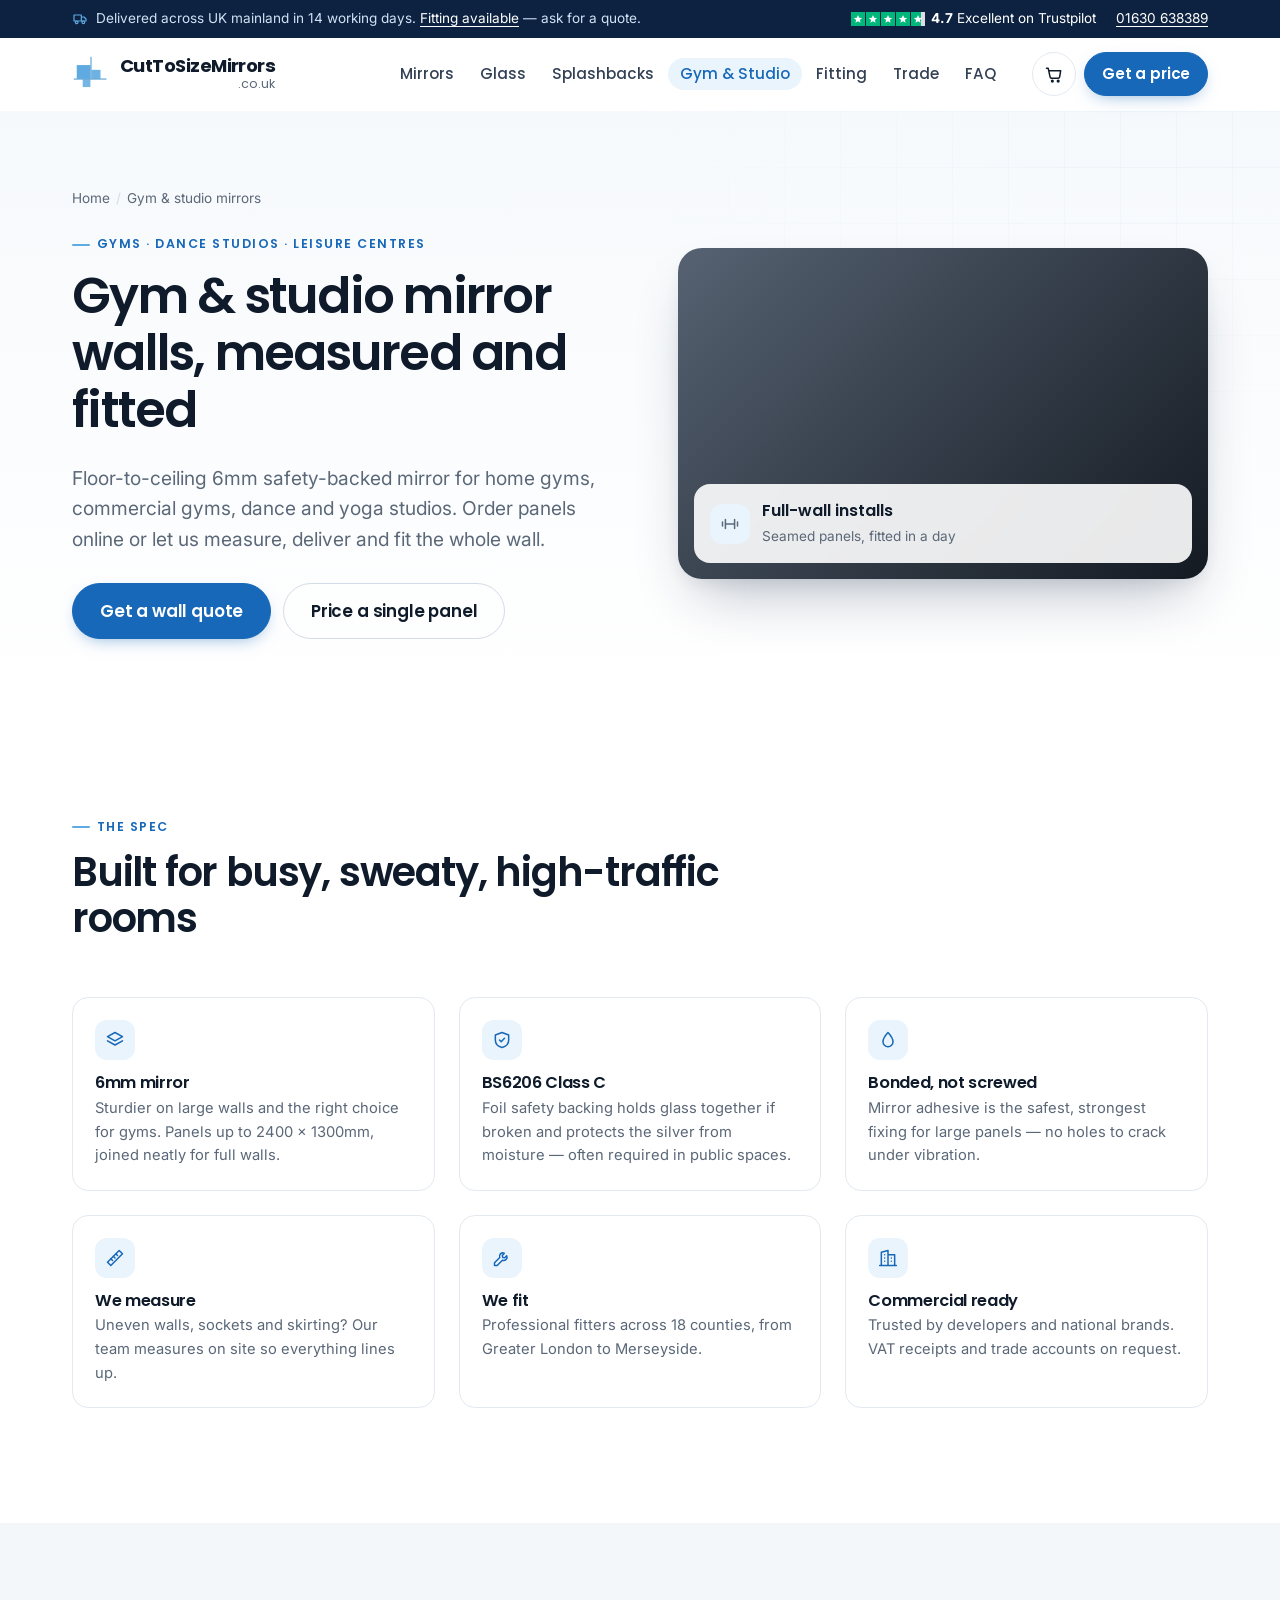
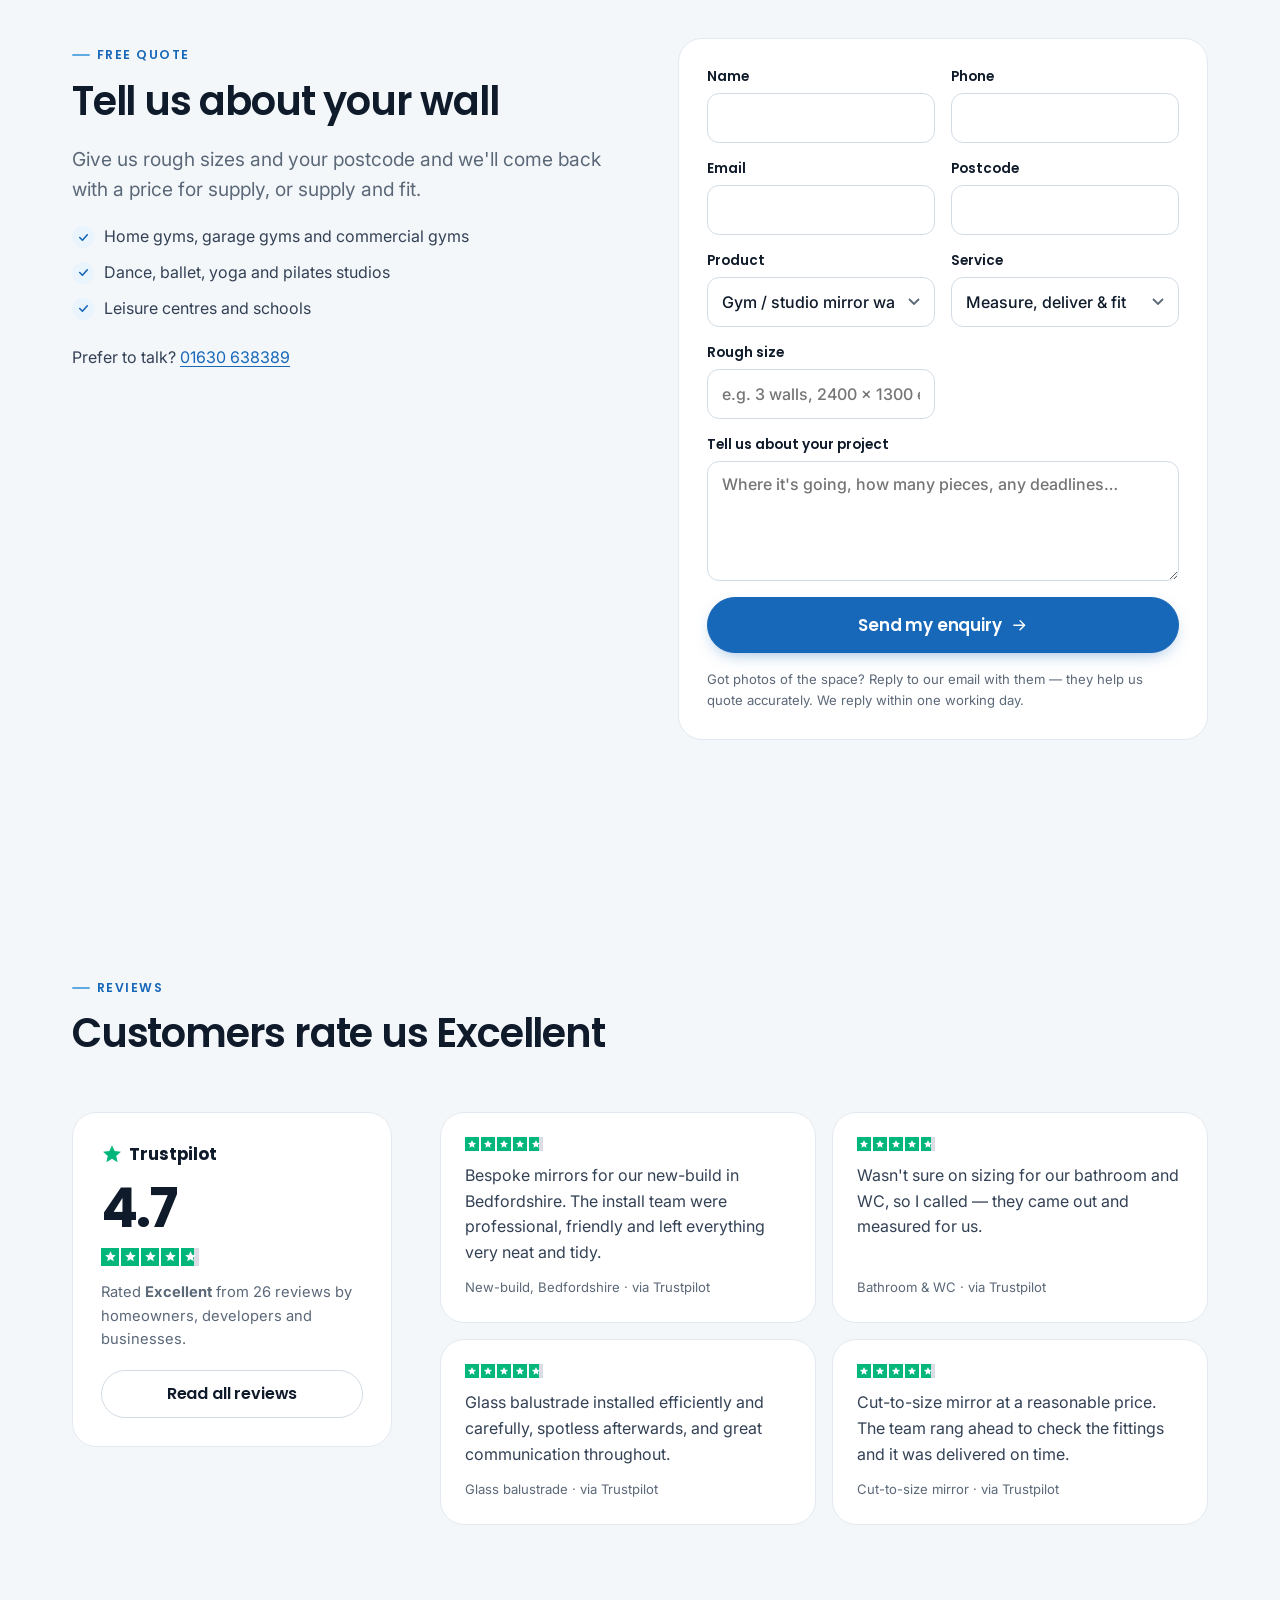
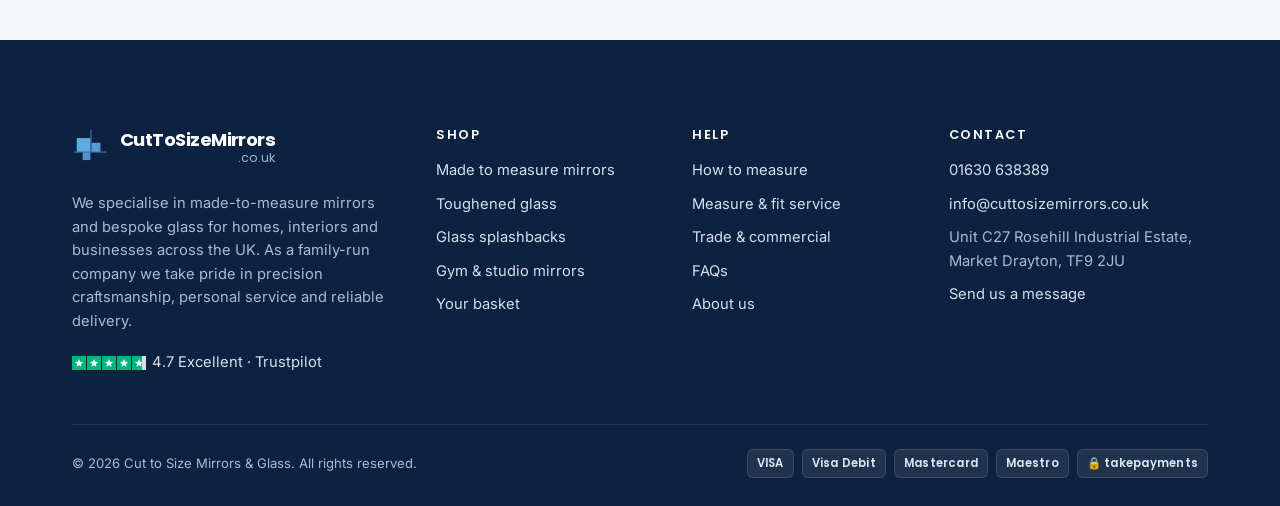
<file: gym-studio-mirrors/index.html>
<!DOCTYPE html>
<html lang="en-GB" class="no-js">
<head>
<meta charset="utf-8">
<meta name="viewport" content="width=device-width, initial-scale=1">
<title>Gym & Dance Studio Mirrors | Measured & Fitted | Cut to Size Mirrors</title>
<meta name="description" content="Floor-to-ceiling gym and dance studio mirror walls in 6mm safety-backed mirror. Order panels online or get a measure, deliver and fit quote across 18 counties.">
<link rel="canonical" href="https://cuttosizemirrors.co.uk/gym-studio-mirrors/">
<meta name="theme-color" content="#ffffff">
<meta property="og:type" content="website">
<meta property="og:site_name" content="Cut to Size Mirrors &amp; Glass">
<meta property="og:locale" content="en_GB">
<meta property="og:title" content="Gym & Dance Studio Mirrors | Measured & Fitted | Cut to Size Mirrors">
<meta property="og:description" content="Floor-to-ceiling gym and dance studio mirror walls in 6mm safety-backed mirror. Order panels online or get a measure, deliver and fit quote across 18 counties.">
<meta property="og:url" content="https://cuttosizemirrors.co.uk/gym-studio-mirrors/">
<meta property="og:image" content="https://cuttosizemirrors.co.uk/assets/img/og-image.png">
<meta name="twitter:card" content="summary_large_image">
<link rel="icon" href="../assets/img/favicon.svg" type="image/svg+xml">
<link rel="apple-touch-icon" href="../assets/img/apple-touch-icon.png">
<link rel="manifest" href="../site.webmanifest">
<link rel="preconnect" href="https://fonts.googleapis.com">
<link rel="preconnect" href="https://fonts.gstatic.com" crossorigin>
<link rel="stylesheet" href="https://fonts.googleapis.com/css2?family=Inter:wght@400;500;600&family=Poppins:wght@400;500;600;700&display=swap">
<link rel="stylesheet" href="../assets/css/site.css">

<script>try{if(sessionStorage.getItem('ctsm-intro')||matchMedia('(prefers-reduced-motion: reduce)').matches)document.documentElement.classList.add('intro-skip');sessionStorage.setItem('ctsm-intro','1')}catch(e){}</script>
<script src="../assets/js/config.js" defer></script><script src="../assets/js/site.js" defer></script><script src="../assets/js/motion.js" defer></script>
</head>
<body class="has-mobile-bar">
<div class="scroll-progress" aria-hidden="true"></div>


<a class="skip" href="#main">Skip to content</a>
<div class="topbar">
  <div class="wrap">
    <p class="topbar__msg mb-0"><svg viewBox="0 0 24 24" fill="none" stroke="currentColor" stroke-width="1.8" stroke-linecap="round" stroke-linejoin="round" aria-hidden="true"><path d="M3 6h11v9H3zM14 9h4l3 3v3h-7"/><circle cx="7" cy="17" r="2"/><circle cx="17" cy="17" r="2"/></svg><span>Delivered across UK mainland in 14 working days. <a href="../fitting/">Fitting available</a> — ask for a quote.</span></p>
    <div class="topbar__right">
      <a class="tp-mini" href="https://www.trustpilot.com/review/www.cuttosizemirrors.co.uk" rel="noopener" target="_blank"><span class="stars stars--sm" role="img" aria-label="Rated 4.7 out of 5"><i><svg viewBox="0 0 24 24" aria-hidden="true"><path fill="currentColor" d="M12 2.5l2.9 6.3 6.9.7-5.2 4.6 1.5 6.8L12 17.3l-6.1 3.6 1.5-6.8L2.2 9.5l6.9-.7z"/></svg></i><i><svg viewBox="0 0 24 24" aria-hidden="true"><path fill="currentColor" d="M12 2.5l2.9 6.3 6.9.7-5.2 4.6 1.5 6.8L12 17.3l-6.1 3.6 1.5-6.8L2.2 9.5l6.9-.7z"/></svg></i><i><svg viewBox="0 0 24 24" aria-hidden="true"><path fill="currentColor" d="M12 2.5l2.9 6.3 6.9.7-5.2 4.6 1.5 6.8L12 17.3l-6.1 3.6 1.5-6.8L2.2 9.5l6.9-.7z"/></svg></i><i><svg viewBox="0 0 24 24" aria-hidden="true"><path fill="currentColor" d="M12 2.5l2.9 6.3 6.9.7-5.2 4.6 1.5 6.8L12 17.3l-6.1 3.6 1.5-6.8L2.2 9.5l6.9-.7z"/></svg></i><i class="half"><svg viewBox="0 0 24 24" aria-hidden="true"><path fill="currentColor" d="M12 2.5l2.9 6.3 6.9.7-5.2 4.6 1.5 6.8L12 17.3l-6.1 3.6 1.5-6.8L2.2 9.5l6.9-.7z"/></svg></i></span><span><strong>4.7</strong> Excellent on Trustpilot</span></a>
      <a href="tel:+441630638389">01630 638389</a>
    </div>
  </div>
</div>
<header class="header">
  <div class="wrap">
    <a class="logo" href="../" aria-label="Cut to Size Mirrors — home"><svg class="mark" viewBox="0 0 64 64" aria-hidden="true"><rect x="8" y="17" width="23" height="23" fill="#5FAAE1"/><rect x="33" y="25" width="15" height="15" fill="#5FAAE1" opacity=".9"/><rect x="18" y="41" width="13" height="13" fill="#5FAAE1" opacity=".85"/><path d="M32 3v37M3 40.5h55" stroke="#3C8FCB" stroke-width="1.6"/></svg><span class="logo__text"><span class="logo__name">CutToSizeMirrors</span><span class="logo__tld">.co.uk</span></span></a>
    <nav class="nav" aria-label="Main"><a href="../product/custom-mirror/">Mirrors</a><a href="../product/custom-glass/">Glass</a><a href="../product/made-to-measure-custom-splashback/">Splashbacks</a><a href="../gym-studio-mirrors/" aria-current="page">Gym & Studio</a><a href="../fitting/">Fitting</a><a href="../trade/">Trade</a><a href="../faq/">FAQ</a></nav>
    <div class="header__actions">
      <a class="header__phone" href="tel:+441630638389"><small>Need help? Call us</small><strong>01630 638389</strong></a>
      <a class="icon-btn" href="../basket/" aria-label="Basket"><svg viewBox="0 0 24 24" fill="none" stroke="currentColor" stroke-width="1.8" stroke-linecap="round" stroke-linejoin="round" aria-hidden="true"><path d="M3 5h2l2.2 10.2a2 2 0 002 1.8h7.6a2 2 0 002-1.6L20 8H6"/><circle cx="10" cy="20.5" r="1"/><circle cx="17" cy="20.5" r="1"/></svg><span class="badge" data-basket-count hidden>0</span></a>
      <a class="btn btn--cta" href="../product/custom-mirror/">Get a price</a>
      <button class="icon-btn menu-btn" type="button" aria-label="Open menu" aria-controls="drawer" aria-expanded="false" data-open-drawer><svg viewBox="0 0 24 24" fill="none" stroke="currentColor" stroke-width="1.8" stroke-linecap="round" stroke-linejoin="round" aria-hidden="true"><path d="M4 7h16M4 12h16M4 17h16"/></svg></button>
    </div>
  </div>
</header>
<div class="drawer" id="drawer" aria-hidden="true">
  <div class="drawer__scrim" data-close-drawer></div>
  <div class="drawer__panel" role="dialog" aria-modal="true" aria-label="Menu">
    <div class="drawer__top"><a class="logo" href="../" aria-label="Cut to Size Mirrors — home"><svg class="mark" viewBox="0 0 64 64" aria-hidden="true"><rect x="8" y="17" width="23" height="23" fill="#5FAAE1"/><rect x="33" y="25" width="15" height="15" fill="#5FAAE1" opacity=".9"/><rect x="18" y="41" width="13" height="13" fill="#5FAAE1" opacity=".85"/><path d="M32 3v37M3 40.5h55" stroke="#3C8FCB" stroke-width="1.6"/></svg><span class="logo__text"><span class="logo__name">CutToSizeMirrors</span><span class="logo__tld">.co.uk</span></span></a><button class="icon-btn" type="button" aria-label="Close menu" data-close-drawer><svg viewBox="0 0 24 24" fill="none" stroke="currentColor" stroke-width="1.8" stroke-linecap="round" stroke-linejoin="round" aria-hidden="true"><path d="M6 6l12 12M18 6L6 18"/></svg></button></div>
    <nav aria-label="Mobile"><a href="../product/custom-mirror/">Mirrors</a><a href="../product/custom-glass/">Glass</a><a href="../product/made-to-measure-custom-splashback/">Splashbacks</a><a href="../gym-studio-mirrors/" aria-current="page">Gym & Studio</a><a href="../fitting/">Fitting</a><a href="../trade/">Trade</a><a href="../faq/">FAQ</a><a href="../how-to-measure/">How to measure</a><a href="../about/">About us</a><a href="../contact-us/">Contact us</a></nav>
    <div class="drawer__foot">
      <a class="btn btn--block" href="../product/custom-mirror/">Get an instant price</a>
      <a class="btn btn--ghost btn--block" href="tel:+441630638389"><svg viewBox="0 0 24 24" fill="none" stroke="currentColor" stroke-width="1.8" stroke-linecap="round" stroke-linejoin="round" aria-hidden="true"><path d="M5 4h4l2 5-2.5 1.5a11 11 0 005 5L15 13l5 2v4a2 2 0 01-2 2A16 16 0 013 6a2 2 0 012-2"/></svg> Call 01630 638389</a>
      <p>Mon–Fri · Unit C27, Market Drayton</p>
    </div>
  </div>
</div>

<main id="main">

<section class="page-hero">
  <div class="wrap split">
    <div>
      <ol class="crumbs"><li><a href="../">Home</a></li><li aria-current="page">Gym &amp; studio mirrors</li></ol>
      <p class="eyebrow">Gyms · Dance studios · Leisure centres</p>
      <h1>Gym &amp; studio mirror walls, measured and fitted</h1>
      <p class="lead">Floor-to-ceiling 6mm safety-backed mirror for home gyms, commercial gyms, dance and yoga studios. Order panels online or let us measure, deliver and fit the whole wall.</p>
      <div class="hero__ctas" style="margin-bottom:0">
        <a class="btn btn--lg" href="#quote">Get a wall quote</a>
        <a class="btn btn--ghost btn--lg" href="../product/custom-mirror/?w=2400&amp;h=1300">Price a single panel</a>
      </div>
    </div>
    <div class="reveal"><div class="photo photo--wide" style="--g:linear-gradient(135deg,#566272,#141a22)"><!-- TODO(client): real gym wall photo -->
      <div class="photo__badge"><span class="usp-ico"><svg viewBox="0 0 24 24" fill="none" stroke="currentColor" stroke-width="1.8" stroke-linecap="round" stroke-linejoin="round" aria-hidden="true"><path d="M6.5 6.5v11M17.5 6.5v11M3 9.5v5M21 9.5v5M6.5 12h11"/></svg></span><div><strong>Full-wall installs</strong><span>Seamed panels, fitted in a day</span></div></div></div></div>
  </div>
</section>
<section class="section">
  <div class="wrap">
    <div class="section__head"><p class="eyebrow">The spec</p><h2>Built for busy, sweaty, high-traffic rooms</h2></div>
    <div class="grid grid--3">
      <div class="pillar reveal"><span class="usp-ico"><svg viewBox="0 0 24 24" fill="none" stroke="currentColor" stroke-width="1.8" stroke-linecap="round" stroke-linejoin="round" aria-hidden="true"><path d="M12 3l9 5-9 5-9-5z"/><path d="M3 13l9 5 9-5"/></svg></span><h3>6mm mirror</h3><p>Sturdier on large walls and the right choice for gyms. Panels up to 2400 × 1300mm, joined neatly for full walls.</p></div>
      <div class="pillar reveal"><span class="usp-ico"><svg viewBox="0 0 24 24" fill="none" stroke="currentColor" stroke-width="1.8" stroke-linecap="round" stroke-linejoin="round" aria-hidden="true"><path d="M12 3l8 3v6c0 5-3.5 8-8 9-4.5-1-8-4-8-9V6z"/><path d="M9 12l2 2 4-4"/></svg></span><h3>BS6206 Class C</h3><p>Foil safety backing holds glass together if broken and protects the silver from moisture — often required in public spaces.</p></div>
      <div class="pillar reveal"><span class="usp-ico"><svg viewBox="0 0 24 24" fill="none" stroke="currentColor" stroke-width="1.8" stroke-linecap="round" stroke-linejoin="round" aria-hidden="true"><path d="M12 3s6 6.5 6 11a6 6 0 01-12 0c0-4.5 6-11 6-11z"/></svg></span><h3>Bonded, not screwed</h3><p>Mirror adhesive is the safest, strongest fixing for large panels — no holes to crack under vibration.</p></div>
      <div class="pillar reveal"><span class="usp-ico"><svg viewBox="0 0 24 24" fill="none" stroke="currentColor" stroke-width="1.8" stroke-linecap="round" stroke-linejoin="round" aria-hidden="true"><path d="M3 17L17 3l4 4L7 21z"/><path d="M7 13l2 2M10 10l2 2M13 7l2 2"/></svg></span><h3>We measure</h3><p>Uneven walls, sockets and skirting? Our team measures on site so everything lines up.</p></div>
      <div class="pillar reveal"><span class="usp-ico"><svg viewBox="0 0 24 24" fill="none" stroke="currentColor" stroke-width="1.8" stroke-linecap="round" stroke-linejoin="round" aria-hidden="true"><path d="M14.7 6.3a4 4 0 00-5.4 5.2L3 17.8V21h3.2l6.3-6.3a4 4 0 005.2-5.4l-2.5 2.5-2.3-.5-.5-2.3z"/></svg></span><h3>We fit</h3><p>Professional fitters across 18 counties, from Greater London to Merseyside.</p></div>
      <div class="pillar reveal"><span class="usp-ico"><svg viewBox="0 0 24 24" fill="none" stroke="currentColor" stroke-width="1.8" stroke-linecap="round" stroke-linejoin="round" aria-hidden="true"><path d="M4 21V5l8-2v18M12 8h8v13M8 8v.01M8 12v.01M8 16v.01M16 12v.01M16 16v.01M2 21h20"/></svg></span><h3>Commercial ready</h3><p>Trusted by developers and national brands. VAT receipts and trade accounts on request.</p></div>
    </div>
  </div>
</section>
<section class="section section--soft" id="quote">
  <div class="wrap split" style="align-items:start">
    <div>
      <p class="eyebrow">Free quote</p>
      <h2>Tell us about your wall</h2>
      <p class="lead">Give us rough sizes and your postcode and we'll come back with a price for supply, or supply and fit.</p>
      <ul class="checks"><li>Home gyms, garage gyms and commercial gyms</li><li>Dance, ballet, yoga and pilates studios</li><li>Leisure centres and schools</li></ul>
      <p>Prefer to talk? <a href="tel:+441630638389">01630 638389</a></p>
    </div>
    
<form class="panel" data-enquiry novalidate>
  <input type="hidden" name="_subject" value="Gym / studio mirror quote">
  <div class="form-grid">
    <div class="field"><label for="f-name">Name</label><input class="input" id="f-name" name="name" autocomplete="name" required></div>
    
    <div class="field"><label for="f-phone">Phone</label><input class="input" id="f-phone" name="phone" type="tel" autocomplete="tel" required></div>
    <div class="field"><label for="f-email">Email</label><input class="input" id="f-email" name="email" type="email" autocomplete="email" required></div>
    <div class="field"><label for="f-postcode">Postcode</label><input class="input" id="f-postcode" name="postcode" autocomplete="postal-code" required></div>
    <div class="field"><label for="f-product">Product</label><select class="select" id="f-product" name="product"><option>Mirrors</option><option selected>Gym / studio mirror wall</option><option>Toughened glass</option><option>Splashback</option><option>Shower screen</option><option>Balustrade</option><option>Something else</option></select></div>
    <div class="field"><label for="f-service">Service</label><select class="select" id="f-service" name="service"><option>Measure, deliver &amp; fit</option><option>Deliver &amp; fit</option><option>Not sure yet</option></select></div>
    <div class="field"><label for="f-size">Rough size</label><input class="input" id="f-size" name="size" placeholder="e.g. 3 walls, 2400 × 1300 each"></div>
    <div class="field full"><label for="f-msg">Tell us about your project</label><textarea class="textarea" id="f-msg" name="message" placeholder="Where it's going, how many pieces, any deadlines…"></textarea></div>
    <div class="full"><button class="btn btn--lg btn--block" type="submit">Send my enquiry <svg viewBox="0 0 24 24" fill="none" stroke="currentColor" stroke-width="1.8" stroke-linecap="round" stroke-linejoin="round" aria-hidden="true"><path d="M5 12h14M13 6l6 6-6 6"/></svg></button></div>
    <p class="fine full mb-0">Got photos of the space? Reply to our email with them — they help us quote accurately. We reply within one working day.</p>
    <p class="form-status full" role="status" hidden></p>
  </div>
</form>
  </div>
</section>

<section class="section section--soft" id="reviews">
  <div class="wrap">
    <div class="section__head">
      <p class="eyebrow">Reviews</p>
      <h2>Customers rate us Excellent</h2>
    </div>
    <div class="reviews">
      <div class="tp-score reveal">
        <div class="tp-logo"><svg style="color:var(--star)" viewBox="0 0 24 24" aria-hidden="true"><path fill="currentColor" d="M12 2.5l2.9 6.3 6.9.7-5.2 4.6 1.5 6.8L12 17.3l-6.1 3.6 1.5-6.8L2.2 9.5l6.9-.7z"/></svg> Trustpilot</div>
        <div class="tp-score__big" data-count="4.7" data-decimals="1">4.7</div>
        <div style="margin-top:10px"><span class="stars" role="img" aria-label="Rated 4.7 out of 5"><i><svg viewBox="0 0 24 24" aria-hidden="true"><path fill="currentColor" d="M12 2.5l2.9 6.3 6.9.7-5.2 4.6 1.5 6.8L12 17.3l-6.1 3.6 1.5-6.8L2.2 9.5l6.9-.7z"/></svg></i><i><svg viewBox="0 0 24 24" aria-hidden="true"><path fill="currentColor" d="M12 2.5l2.9 6.3 6.9.7-5.2 4.6 1.5 6.8L12 17.3l-6.1 3.6 1.5-6.8L2.2 9.5l6.9-.7z"/></svg></i><i><svg viewBox="0 0 24 24" aria-hidden="true"><path fill="currentColor" d="M12 2.5l2.9 6.3 6.9.7-5.2 4.6 1.5 6.8L12 17.3l-6.1 3.6 1.5-6.8L2.2 9.5l6.9-.7z"/></svg></i><i><svg viewBox="0 0 24 24" aria-hidden="true"><path fill="currentColor" d="M12 2.5l2.9 6.3 6.9.7-5.2 4.6 1.5 6.8L12 17.3l-6.1 3.6 1.5-6.8L2.2 9.5l6.9-.7z"/></svg></i><i class="half"><svg viewBox="0 0 24 24" aria-hidden="true"><path fill="currentColor" d="M12 2.5l2.9 6.3 6.9.7-5.2 4.6 1.5 6.8L12 17.3l-6.1 3.6 1.5-6.8L2.2 9.5l6.9-.7z"/></svg></i></span></div>
        <p>Rated <strong>Excellent</strong> from 26 reviews by homeowners, developers and businesses.</p>
        <a class="btn btn--ghost btn--block" href="https://www.trustpilot.com/review/www.cuttosizemirrors.co.uk" rel="noopener" target="_blank">Read all reviews</a>
      </div>
      <div class="review-list"><article class="review reveal"><span class="stars stars--sm" role="img" aria-label="Rated 4.7 out of 5"><i><svg viewBox="0 0 24 24" aria-hidden="true"><path fill="currentColor" d="M12 2.5l2.9 6.3 6.9.7-5.2 4.6 1.5 6.8L12 17.3l-6.1 3.6 1.5-6.8L2.2 9.5l6.9-.7z"/></svg></i><i><svg viewBox="0 0 24 24" aria-hidden="true"><path fill="currentColor" d="M12 2.5l2.9 6.3 6.9.7-5.2 4.6 1.5 6.8L12 17.3l-6.1 3.6 1.5-6.8L2.2 9.5l6.9-.7z"/></svg></i><i><svg viewBox="0 0 24 24" aria-hidden="true"><path fill="currentColor" d="M12 2.5l2.9 6.3 6.9.7-5.2 4.6 1.5 6.8L12 17.3l-6.1 3.6 1.5-6.8L2.2 9.5l6.9-.7z"/></svg></i><i><svg viewBox="0 0 24 24" aria-hidden="true"><path fill="currentColor" d="M12 2.5l2.9 6.3 6.9.7-5.2 4.6 1.5 6.8L12 17.3l-6.1 3.6 1.5-6.8L2.2 9.5l6.9-.7z"/></svg></i><i class="half"><svg viewBox="0 0 24 24" aria-hidden="true"><path fill="currentColor" d="M12 2.5l2.9 6.3 6.9.7-5.2 4.6 1.5 6.8L12 17.3l-6.1 3.6 1.5-6.8L2.2 9.5l6.9-.7z"/></svg></i></span><p>Bespoke mirrors for our new-build in Bedfordshire. The install team were professional, friendly and left everything very neat and tidy.</p><footer>New-build, Bedfordshire · via Trustpilot</footer></article><article class="review reveal"><span class="stars stars--sm" role="img" aria-label="Rated 4.7 out of 5"><i><svg viewBox="0 0 24 24" aria-hidden="true"><path fill="currentColor" d="M12 2.5l2.9 6.3 6.9.7-5.2 4.6 1.5 6.8L12 17.3l-6.1 3.6 1.5-6.8L2.2 9.5l6.9-.7z"/></svg></i><i><svg viewBox="0 0 24 24" aria-hidden="true"><path fill="currentColor" d="M12 2.5l2.9 6.3 6.9.7-5.2 4.6 1.5 6.8L12 17.3l-6.1 3.6 1.5-6.8L2.2 9.5l6.9-.7z"/></svg></i><i><svg viewBox="0 0 24 24" aria-hidden="true"><path fill="currentColor" d="M12 2.5l2.9 6.3 6.9.7-5.2 4.6 1.5 6.8L12 17.3l-6.1 3.6 1.5-6.8L2.2 9.5l6.9-.7z"/></svg></i><i><svg viewBox="0 0 24 24" aria-hidden="true"><path fill="currentColor" d="M12 2.5l2.9 6.3 6.9.7-5.2 4.6 1.5 6.8L12 17.3l-6.1 3.6 1.5-6.8L2.2 9.5l6.9-.7z"/></svg></i><i class="half"><svg viewBox="0 0 24 24" aria-hidden="true"><path fill="currentColor" d="M12 2.5l2.9 6.3 6.9.7-5.2 4.6 1.5 6.8L12 17.3l-6.1 3.6 1.5-6.8L2.2 9.5l6.9-.7z"/></svg></i></span><p>Wasn't sure on sizing for our bathroom and WC, so I called — they came out and measured for us.</p><footer>Bathroom &amp; WC · via Trustpilot</footer></article><article class="review reveal"><span class="stars stars--sm" role="img" aria-label="Rated 4.7 out of 5"><i><svg viewBox="0 0 24 24" aria-hidden="true"><path fill="currentColor" d="M12 2.5l2.9 6.3 6.9.7-5.2 4.6 1.5 6.8L12 17.3l-6.1 3.6 1.5-6.8L2.2 9.5l6.9-.7z"/></svg></i><i><svg viewBox="0 0 24 24" aria-hidden="true"><path fill="currentColor" d="M12 2.5l2.9 6.3 6.9.7-5.2 4.6 1.5 6.8L12 17.3l-6.1 3.6 1.5-6.8L2.2 9.5l6.9-.7z"/></svg></i><i><svg viewBox="0 0 24 24" aria-hidden="true"><path fill="currentColor" d="M12 2.5l2.9 6.3 6.9.7-5.2 4.6 1.5 6.8L12 17.3l-6.1 3.6 1.5-6.8L2.2 9.5l6.9-.7z"/></svg></i><i><svg viewBox="0 0 24 24" aria-hidden="true"><path fill="currentColor" d="M12 2.5l2.9 6.3 6.9.7-5.2 4.6 1.5 6.8L12 17.3l-6.1 3.6 1.5-6.8L2.2 9.5l6.9-.7z"/></svg></i><i class="half"><svg viewBox="0 0 24 24" aria-hidden="true"><path fill="currentColor" d="M12 2.5l2.9 6.3 6.9.7-5.2 4.6 1.5 6.8L12 17.3l-6.1 3.6 1.5-6.8L2.2 9.5l6.9-.7z"/></svg></i></span><p>Glass balustrade installed efficiently and carefully, spotless afterwards, and great communication throughout.</p><footer>Glass balustrade · via Trustpilot</footer></article><article class="review reveal"><span class="stars stars--sm" role="img" aria-label="Rated 4.7 out of 5"><i><svg viewBox="0 0 24 24" aria-hidden="true"><path fill="currentColor" d="M12 2.5l2.9 6.3 6.9.7-5.2 4.6 1.5 6.8L12 17.3l-6.1 3.6 1.5-6.8L2.2 9.5l6.9-.7z"/></svg></i><i><svg viewBox="0 0 24 24" aria-hidden="true"><path fill="currentColor" d="M12 2.5l2.9 6.3 6.9.7-5.2 4.6 1.5 6.8L12 17.3l-6.1 3.6 1.5-6.8L2.2 9.5l6.9-.7z"/></svg></i><i><svg viewBox="0 0 24 24" aria-hidden="true"><path fill="currentColor" d="M12 2.5l2.9 6.3 6.9.7-5.2 4.6 1.5 6.8L12 17.3l-6.1 3.6 1.5-6.8L2.2 9.5l6.9-.7z"/></svg></i><i><svg viewBox="0 0 24 24" aria-hidden="true"><path fill="currentColor" d="M12 2.5l2.9 6.3 6.9.7-5.2 4.6 1.5 6.8L12 17.3l-6.1 3.6 1.5-6.8L2.2 9.5l6.9-.7z"/></svg></i><i class="half"><svg viewBox="0 0 24 24" aria-hidden="true"><path fill="currentColor" d="M12 2.5l2.9 6.3 6.9.7-5.2 4.6 1.5 6.8L12 17.3l-6.1 3.6 1.5-6.8L2.2 9.5l6.9-.7z"/></svg></i></span><p>Cut-to-size mirror at a reasonable price. The team rang ahead to check the fittings and it was delivered on time.</p><footer>Cut-to-size mirror · via Trustpilot</footer></article></div>
    </div>
  </div>
</section>

</main>

<footer class="footer">
  <div class="wrap">
    <div class="footer__grid">
      <div class="footer__about">
        <a class="logo logo--light" href="../" aria-label="Cut to Size Mirrors — home"><svg class="mark" viewBox="0 0 64 64" aria-hidden="true"><rect x="8" y="17" width="23" height="23" fill="#5FAAE1"/><rect x="33" y="25" width="15" height="15" fill="#5FAAE1" opacity=".9"/><rect x="18" y="41" width="13" height="13" fill="#5FAAE1" opacity=".85"/><path d="M32 3v37M3 40.5h55" stroke="#3C8FCB" stroke-width="1.6"/></svg><span class="logo__text"><span class="logo__name">CutToSizeMirrors</span><span class="logo__tld">.co.uk</span></span></a>
        <p>We specialise in made-to-measure mirrors and bespoke glass for homes, interiors and businesses across the UK. As a family-run company we take pride in precision craftsmanship, personal service and reliable delivery.</p>
        <a class="tp-mini" href="https://www.trustpilot.com/review/www.cuttosizemirrors.co.uk" rel="noopener" target="_blank"><span class="stars stars--sm" role="img" aria-label="Rated 4.7 out of 5"><i><svg viewBox="0 0 24 24" aria-hidden="true"><path fill="currentColor" d="M12 2.5l2.9 6.3 6.9.7-5.2 4.6 1.5 6.8L12 17.3l-6.1 3.6 1.5-6.8L2.2 9.5l6.9-.7z"/></svg></i><i><svg viewBox="0 0 24 24" aria-hidden="true"><path fill="currentColor" d="M12 2.5l2.9 6.3 6.9.7-5.2 4.6 1.5 6.8L12 17.3l-6.1 3.6 1.5-6.8L2.2 9.5l6.9-.7z"/></svg></i><i><svg viewBox="0 0 24 24" aria-hidden="true"><path fill="currentColor" d="M12 2.5l2.9 6.3 6.9.7-5.2 4.6 1.5 6.8L12 17.3l-6.1 3.6 1.5-6.8L2.2 9.5l6.9-.7z"/></svg></i><i><svg viewBox="0 0 24 24" aria-hidden="true"><path fill="currentColor" d="M12 2.5l2.9 6.3 6.9.7-5.2 4.6 1.5 6.8L12 17.3l-6.1 3.6 1.5-6.8L2.2 9.5l6.9-.7z"/></svg></i><i class="half"><svg viewBox="0 0 24 24" aria-hidden="true"><path fill="currentColor" d="M12 2.5l2.9 6.3 6.9.7-5.2 4.6 1.5 6.8L12 17.3l-6.1 3.6 1.5-6.8L2.2 9.5l6.9-.7z"/></svg></i></span><span>4.7 Excellent · Trustpilot</span></a>
      </div>
      <div>
        <h2>Shop</h2>
        <ul>
          <li><a href="../product/custom-mirror/">Made to measure mirrors</a></li>
          <li><a href="../product/custom-glass/">Toughened glass</a></li>
          <li><a href="../product/made-to-measure-custom-splashback/">Glass splashbacks</a></li>
          <li><a href="../gym-studio-mirrors/">Gym &amp; studio mirrors</a></li>
          <li><a href="../basket/">Your basket</a></li>
        </ul>
      </div>
      <div>
        <h2>Help</h2>
        <ul>
          <li><a href="../how-to-measure/">How to measure</a></li>
          <li><a href="../fitting/">Measure &amp; fit service</a></li>
          <li><a href="../trade/">Trade &amp; commercial</a></li>
          <li><a href="../faq/">FAQs</a></li>
          <li><a href="../about/">About us</a></li>
        </ul>
      </div>
      <div>
        <h2>Contact</h2>
        <ul>
          <li><a href="tel:+441630638389">01630 638389</a></li>
          <li><a href="mailto:info@cuttosizemirrors.co.uk">info@cuttosizemirrors.co.uk</a></li>
          <li>Unit C27 Rosehill Industrial Estate,<br>Market Drayton, TF9 2JU</li>
          <li><a href="../contact-us/">Send us a message</a></li>
        </ul>
      </div>
    </div>
    <div class="footer__bottom">
      <span>© <span data-year>2026</span> Cut to Size Mirrors &amp; Glass. All rights reserved.</span>
      <div class="pay" aria-label="Payment methods accepted"><span>VISA</span><span>Visa Debit</span><span>Mastercard</span><span>Maestro</span><span>🔒 takepayments</span></div>
    </div>
  </div>
</footer>
<div class="mobile-bar">
  <a class="btn btn--ghost" href="tel:+441630638389"><svg viewBox="0 0 24 24" fill="none" stroke="currentColor" stroke-width="1.8" stroke-linecap="round" stroke-linejoin="round" aria-hidden="true"><path d="M5 4h4l2 5-2.5 1.5a11 11 0 005 5L15 13l5 2v4a2 2 0 01-2 2A16 16 0 013 6a2 2 0 012-2"/></svg> Call</a>
  <a class="btn" href="../product/custom-mirror/">Get a price</a>
</div>

</body>
</html>
</file>
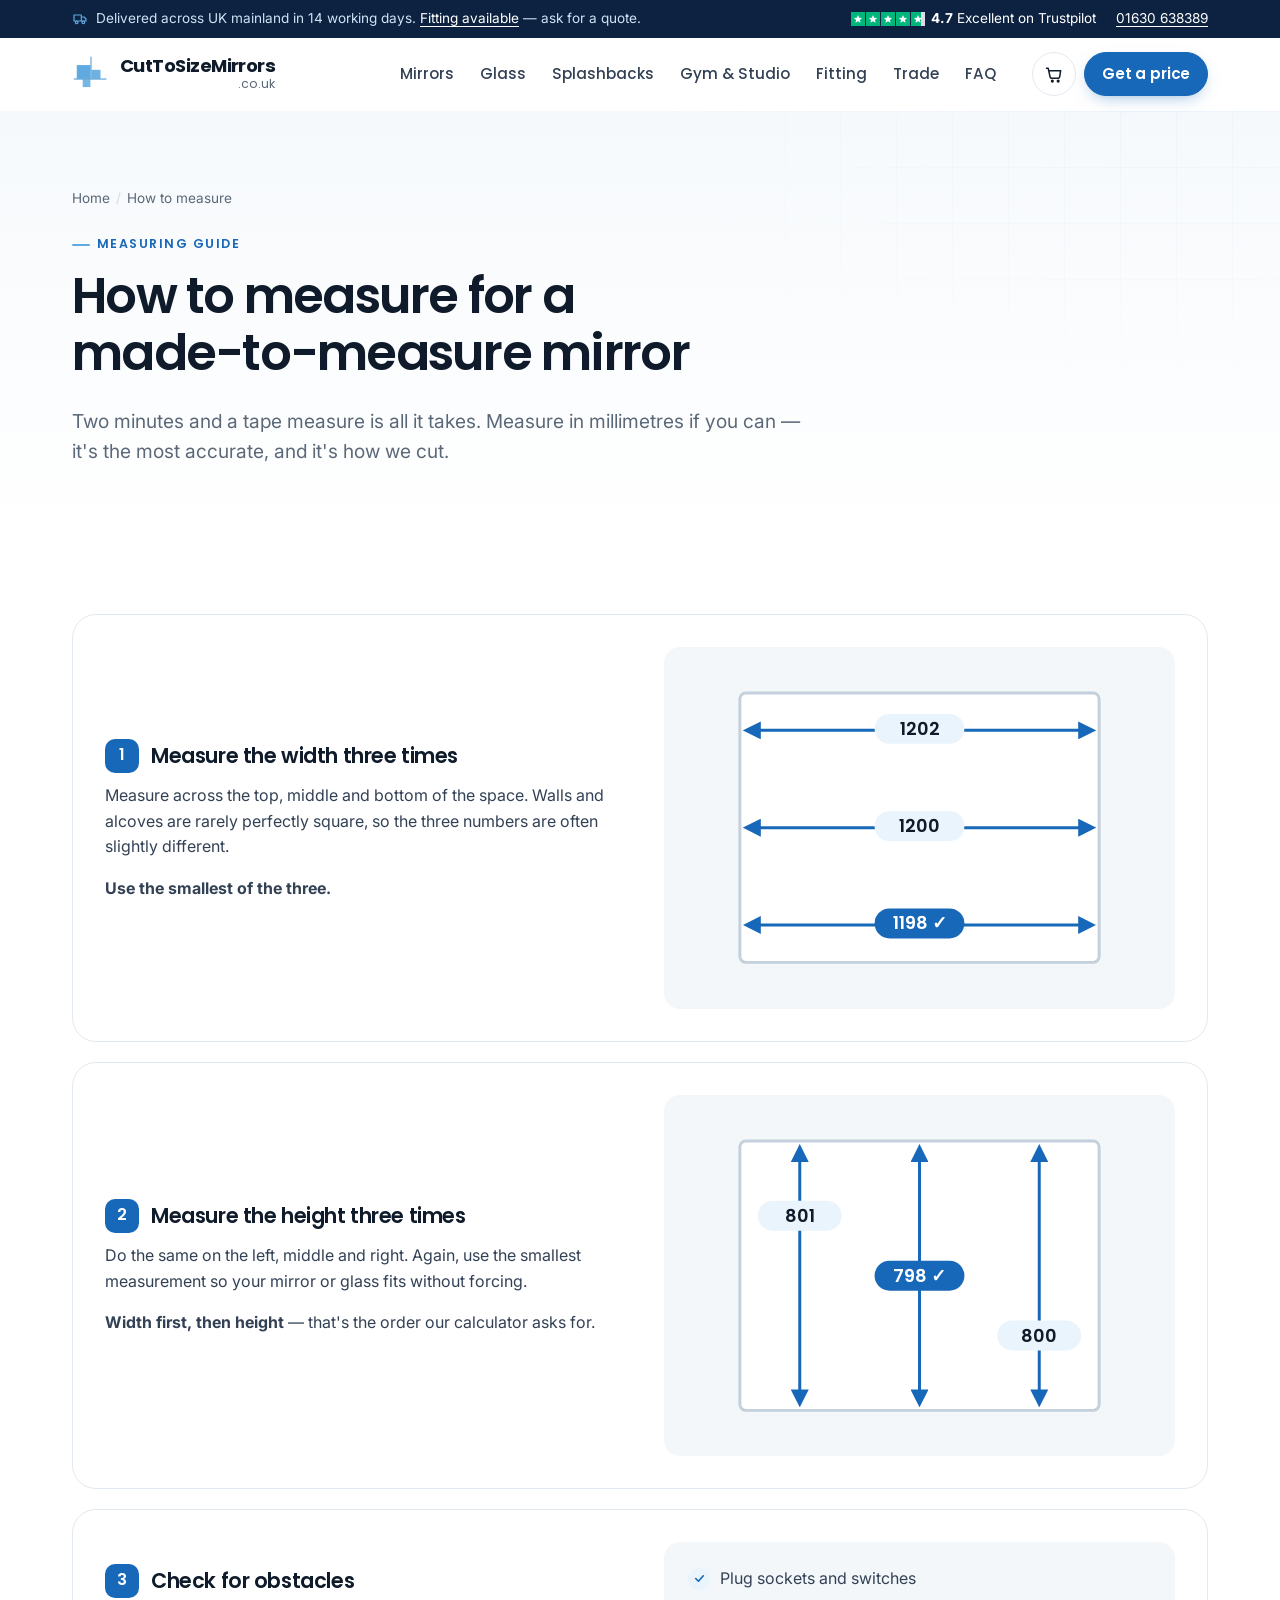
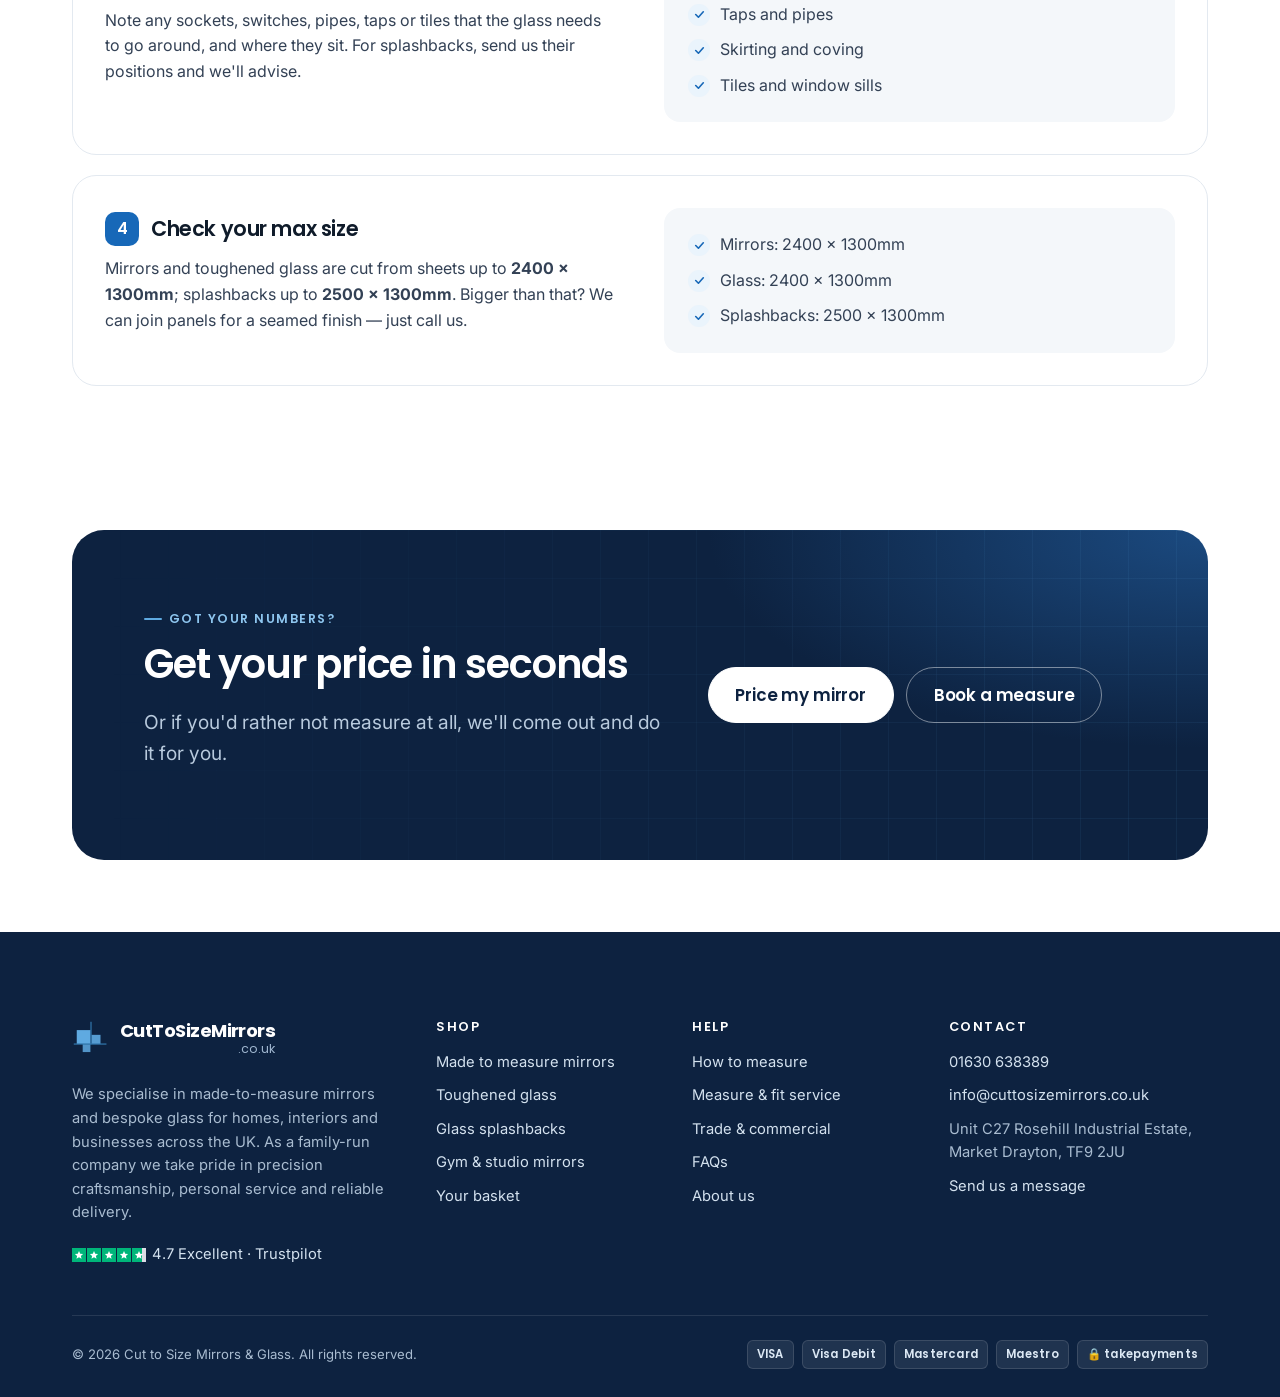
<file: how-to-measure/index.html>
<!DOCTYPE html>
<html lang="en-GB" class="no-js">
<head>
<meta charset="utf-8">
<meta name="viewport" content="width=device-width, initial-scale=1">
<title>How to Measure for a Made to Measure Mirror | Cut to Size Mirrors</title>
<meta name="description" content="A simple step-by-step guide to measuring for a made-to-measure mirror, glass or splashback. Measure three times, use the smallest, and check for obstacles.">
<link rel="canonical" href="https://cuttosizemirrors.co.uk/how-to-measure/">
<meta name="theme-color" content="#ffffff">
<meta property="og:type" content="website">
<meta property="og:site_name" content="Cut to Size Mirrors &amp; Glass">
<meta property="og:locale" content="en_GB">
<meta property="og:title" content="How to Measure for a Made to Measure Mirror | Cut to Size Mirrors">
<meta property="og:description" content="A simple step-by-step guide to measuring for a made-to-measure mirror, glass or splashback. Measure three times, use the smallest, and check for obstacles.">
<meta property="og:url" content="https://cuttosizemirrors.co.uk/how-to-measure/">
<meta property="og:image" content="https://cuttosizemirrors.co.uk/assets/img/og-image.png">
<meta name="twitter:card" content="summary_large_image">
<link rel="icon" href="../assets/img/favicon.svg" type="image/svg+xml">
<link rel="apple-touch-icon" href="../assets/img/apple-touch-icon.png">
<link rel="manifest" href="../site.webmanifest">
<link rel="preconnect" href="https://fonts.googleapis.com">
<link rel="preconnect" href="https://fonts.gstatic.com" crossorigin>
<link rel="stylesheet" href="https://fonts.googleapis.com/css2?family=Inter:wght@400;500;600&family=Poppins:wght@400;500;600;700&display=swap">
<link rel="stylesheet" href="../assets/css/site.css">

<script>try{if(sessionStorage.getItem('ctsm-intro')||matchMedia('(prefers-reduced-motion: reduce)').matches)document.documentElement.classList.add('intro-skip');sessionStorage.setItem('ctsm-intro','1')}catch(e){}</script>
<script src="../assets/js/config.js" defer></script><script src="../assets/js/site.js" defer></script><script src="../assets/js/motion.js" defer></script>
</head>
<body class="has-mobile-bar">
<div class="scroll-progress" aria-hidden="true"></div>


<a class="skip" href="#main">Skip to content</a>
<div class="topbar">
  <div class="wrap">
    <p class="topbar__msg mb-0"><svg viewBox="0 0 24 24" fill="none" stroke="currentColor" stroke-width="1.8" stroke-linecap="round" stroke-linejoin="round" aria-hidden="true"><path d="M3 6h11v9H3zM14 9h4l3 3v3h-7"/><circle cx="7" cy="17" r="2"/><circle cx="17" cy="17" r="2"/></svg><span>Delivered across UK mainland in 14 working days. <a href="../fitting/">Fitting available</a> — ask for a quote.</span></p>
    <div class="topbar__right">
      <a class="tp-mini" href="https://www.trustpilot.com/review/www.cuttosizemirrors.co.uk" rel="noopener" target="_blank"><span class="stars stars--sm" role="img" aria-label="Rated 4.7 out of 5"><i><svg viewBox="0 0 24 24" aria-hidden="true"><path fill="currentColor" d="M12 2.5l2.9 6.3 6.9.7-5.2 4.6 1.5 6.8L12 17.3l-6.1 3.6 1.5-6.8L2.2 9.5l6.9-.7z"/></svg></i><i><svg viewBox="0 0 24 24" aria-hidden="true"><path fill="currentColor" d="M12 2.5l2.9 6.3 6.9.7-5.2 4.6 1.5 6.8L12 17.3l-6.1 3.6 1.5-6.8L2.2 9.5l6.9-.7z"/></svg></i><i><svg viewBox="0 0 24 24" aria-hidden="true"><path fill="currentColor" d="M12 2.5l2.9 6.3 6.9.7-5.2 4.6 1.5 6.8L12 17.3l-6.1 3.6 1.5-6.8L2.2 9.5l6.9-.7z"/></svg></i><i><svg viewBox="0 0 24 24" aria-hidden="true"><path fill="currentColor" d="M12 2.5l2.9 6.3 6.9.7-5.2 4.6 1.5 6.8L12 17.3l-6.1 3.6 1.5-6.8L2.2 9.5l6.9-.7z"/></svg></i><i class="half"><svg viewBox="0 0 24 24" aria-hidden="true"><path fill="currentColor" d="M12 2.5l2.9 6.3 6.9.7-5.2 4.6 1.5 6.8L12 17.3l-6.1 3.6 1.5-6.8L2.2 9.5l6.9-.7z"/></svg></i></span><span><strong>4.7</strong> Excellent on Trustpilot</span></a>
      <a href="tel:+441630638389">01630 638389</a>
    </div>
  </div>
</div>
<header class="header">
  <div class="wrap">
    <a class="logo" href="../" aria-label="Cut to Size Mirrors — home"><svg class="mark" viewBox="0 0 64 64" aria-hidden="true"><rect x="8" y="17" width="23" height="23" fill="#5FAAE1"/><rect x="33" y="25" width="15" height="15" fill="#5FAAE1" opacity=".9"/><rect x="18" y="41" width="13" height="13" fill="#5FAAE1" opacity=".85"/><path d="M32 3v37M3 40.5h55" stroke="#3C8FCB" stroke-width="1.6"/></svg><span class="logo__text"><span class="logo__name">CutToSizeMirrors</span><span class="logo__tld">.co.uk</span></span></a>
    <nav class="nav" aria-label="Main"><a href="../product/custom-mirror/">Mirrors</a><a href="../product/custom-glass/">Glass</a><a href="../product/made-to-measure-custom-splashback/">Splashbacks</a><a href="../gym-studio-mirrors/">Gym & Studio</a><a href="../fitting/">Fitting</a><a href="../trade/">Trade</a><a href="../faq/">FAQ</a></nav>
    <div class="header__actions">
      <a class="header__phone" href="tel:+441630638389"><small>Need help? Call us</small><strong>01630 638389</strong></a>
      <a class="icon-btn" href="../basket/" aria-label="Basket"><svg viewBox="0 0 24 24" fill="none" stroke="currentColor" stroke-width="1.8" stroke-linecap="round" stroke-linejoin="round" aria-hidden="true"><path d="M3 5h2l2.2 10.2a2 2 0 002 1.8h7.6a2 2 0 002-1.6L20 8H6"/><circle cx="10" cy="20.5" r="1"/><circle cx="17" cy="20.5" r="1"/></svg><span class="badge" data-basket-count hidden>0</span></a>
      <a class="btn btn--cta" href="../product/custom-mirror/">Get a price</a>
      <button class="icon-btn menu-btn" type="button" aria-label="Open menu" aria-controls="drawer" aria-expanded="false" data-open-drawer><svg viewBox="0 0 24 24" fill="none" stroke="currentColor" stroke-width="1.8" stroke-linecap="round" stroke-linejoin="round" aria-hidden="true"><path d="M4 7h16M4 12h16M4 17h16"/></svg></button>
    </div>
  </div>
</header>
<div class="drawer" id="drawer" aria-hidden="true">
  <div class="drawer__scrim" data-close-drawer></div>
  <div class="drawer__panel" role="dialog" aria-modal="true" aria-label="Menu">
    <div class="drawer__top"><a class="logo" href="../" aria-label="Cut to Size Mirrors — home"><svg class="mark" viewBox="0 0 64 64" aria-hidden="true"><rect x="8" y="17" width="23" height="23" fill="#5FAAE1"/><rect x="33" y="25" width="15" height="15" fill="#5FAAE1" opacity=".9"/><rect x="18" y="41" width="13" height="13" fill="#5FAAE1" opacity=".85"/><path d="M32 3v37M3 40.5h55" stroke="#3C8FCB" stroke-width="1.6"/></svg><span class="logo__text"><span class="logo__name">CutToSizeMirrors</span><span class="logo__tld">.co.uk</span></span></a><button class="icon-btn" type="button" aria-label="Close menu" data-close-drawer><svg viewBox="0 0 24 24" fill="none" stroke="currentColor" stroke-width="1.8" stroke-linecap="round" stroke-linejoin="round" aria-hidden="true"><path d="M6 6l12 12M18 6L6 18"/></svg></button></div>
    <nav aria-label="Mobile"><a href="../product/custom-mirror/">Mirrors</a><a href="../product/custom-glass/">Glass</a><a href="../product/made-to-measure-custom-splashback/">Splashbacks</a><a href="../gym-studio-mirrors/">Gym & Studio</a><a href="../fitting/">Fitting</a><a href="../trade/">Trade</a><a href="../faq/">FAQ</a><a href="../how-to-measure/" aria-current="page">How to measure</a><a href="../about/">About us</a><a href="../contact-us/">Contact us</a></nav>
    <div class="drawer__foot">
      <a class="btn btn--block" href="../product/custom-mirror/">Get an instant price</a>
      <a class="btn btn--ghost btn--block" href="tel:+441630638389"><svg viewBox="0 0 24 24" fill="none" stroke="currentColor" stroke-width="1.8" stroke-linecap="round" stroke-linejoin="round" aria-hidden="true"><path d="M5 4h4l2 5-2.5 1.5a11 11 0 005 5L15 13l5 2v4a2 2 0 01-2 2A16 16 0 013 6a2 2 0 012-2"/></svg> Call 01630 638389</a>
      <p>Mon–Fri · Unit C27, Market Drayton</p>
    </div>
  </div>
</div>

<main id="main">

<section class="page-hero">
  <div class="wrap">
    <ol class="crumbs"><li><a href="../">Home</a></li><li aria-current="page">How to measure</li></ol>
    <p class="eyebrow">Measuring guide</p>
    <h1>How to measure for a made-to-measure mirror</h1>
    <p class="lead">Two minutes and a tape measure is all it takes. Measure in millimetres if you can — it's the most accurate, and it's how we cut.</p>
  </div>
</section>
<section class="section section--tight">
  <div class="wrap measure-steps">
    <div class="measure-step reveal">
      <div><h3>Measure the width three times</h3><p>Measure across the top, middle and bottom of the space. Walls and alcoves are rarely perfectly square, so the three numbers are often slightly different.</p><p><strong>Use the smallest of the three.</strong></p></div>
      <figure><svg viewBox="0 0 320 220" role="img" aria-label="Measure the width at the top, middle and bottom of the space">
  <rect x="40" y="20" width="240" height="180" rx="4" fill="#fff" stroke="#c4d0dc" stroke-width="2"/>
  <g stroke="#1768b8" stroke-width="2" marker-start="url(#a)" marker-end="url(#a)">
    <line x1="48" y1="45" x2="272" y2="45"/><line x1="48" y1="110" x2="272" y2="110"/><line x1="48" y1="175" x2="272" y2="175"/>
  </g>
  <g font-family="Poppins, sans-serif" font-size="12" font-weight="600" fill="#0f1b2a" text-anchor="middle">
    <rect x="130" y="34" width="60" height="20" rx="10" fill="#eaf4fc"/><text x="160" y="48">1202</text>
    <rect x="130" y="99" width="60" height="20" rx="10" fill="#eaf4fc"/><text x="160" y="113">1200</text>
    <rect x="130" y="164" width="60" height="20" rx="10" fill="#1768b8"/><text x="160" y="178" fill="#fff">1198 ✓</text>
  </g>
  <defs><marker id="a" viewBox="0 0 10 10" refX="5" refY="5" markerWidth="6" markerHeight="6" orient="auto-start-reverse"><path d="M0 0L10 5 0 10z" fill="#1768b8"/></marker></defs>
</svg></figure>
    </div>
    <div class="measure-step reveal">
      <div><h3>Measure the height three times</h3><p>Do the same on the left, middle and right. Again, use the smallest measurement so your mirror or glass fits without forcing.</p><p><strong>Width first, then height</strong> — that's the order our calculator asks for.</p></div>
      <figure><svg viewBox="0 0 320 220" role="img" aria-label="Measure the height at the left, middle and right of the space">
  <rect x="40" y="20" width="240" height="180" rx="4" fill="#fff" stroke="#c4d0dc" stroke-width="2"/>
  <g stroke="#1768b8" stroke-width="2" marker-start="url(#a)" marker-end="url(#a)">
    <line x1="80" y1="28" x2="80" y2="192"/><line x1="160" y1="28" x2="160" y2="192"/><line x1="240" y1="28" x2="240" y2="192"/>
  </g>
  <g font-family="Poppins, sans-serif" font-size="12" font-weight="600" fill="#0f1b2a" text-anchor="middle">
    <rect x="52" y="60" width="56" height="20" rx="10" fill="#eaf4fc"/><text x="80" y="74">801</text>
    <rect x="130" y="100" width="60" height="20" rx="10" fill="#1768b8"/><text x="160" y="114" fill="#fff">798 ✓</text>
    <rect x="212" y="140" width="56" height="20" rx="10" fill="#eaf4fc"/><text x="240" y="154">800</text>
  </g>
  <defs><marker id="a" viewBox="0 0 10 10" refX="5" refY="5" markerWidth="6" markerHeight="6" orient="auto-start-reverse"><path d="M0 0L10 5 0 10z" fill="#1768b8"/></marker></defs>
</svg></figure>
    </div>
    <div class="measure-step reveal">
      <div><h3>Check for obstacles</h3><p>Note any sockets, switches, pipes, taps or tiles that the glass needs to go around, and where they sit. For splashbacks, send us their positions and we'll advise.</p></div>
      <figure><ul class="checks" style="margin:0;padding:8px"><li>Plug sockets and switches</li><li>Taps and pipes</li><li>Skirting and coving</li><li>Tiles and window sills</li></ul></figure>
    </div>
    <div class="measure-step reveal">
      <div><h3>Check your max size</h3><p>Mirrors and toughened glass are cut from sheets up to <strong>2400 × 1300mm</strong>; splashbacks up to <strong>2500 × 1300mm</strong>. Bigger than that? We can join panels for a seamed finish — just call us.</p></div>
      <figure><ul class="checks" style="margin:0;padding:8px"><li>Mirrors: 2400 × 1300mm</li><li>Glass: 2400 × 1300mm</li><li>Splashbacks: 2500 × 1300mm</li></ul></figure>
    </div>
  </div>
</section>
<section class="section section--tight">
  <div class="wrap">
    <div class="cta-dark reveal">
      <div class="cta-dark__grid">
        <div><p class="eyebrow">Got your numbers?</p><h2>Get your price in seconds</h2><p class="lead">Or if you'd rather not measure at all, we'll come out and do it for you.</p></div>
        <div class="cta-dark__btns" style="margin:0"><a class="btn btn--light btn--lg" href="../product/custom-mirror/">Price my mirror</a><a class="btn btn--outline-light btn--lg" href="../fitting/">Book a measure</a></div>
      </div>
    </div>
  </div>
</section>

</main>

<footer class="footer">
  <div class="wrap">
    <div class="footer__grid">
      <div class="footer__about">
        <a class="logo logo--light" href="../" aria-label="Cut to Size Mirrors — home"><svg class="mark" viewBox="0 0 64 64" aria-hidden="true"><rect x="8" y="17" width="23" height="23" fill="#5FAAE1"/><rect x="33" y="25" width="15" height="15" fill="#5FAAE1" opacity=".9"/><rect x="18" y="41" width="13" height="13" fill="#5FAAE1" opacity=".85"/><path d="M32 3v37M3 40.5h55" stroke="#3C8FCB" stroke-width="1.6"/></svg><span class="logo__text"><span class="logo__name">CutToSizeMirrors</span><span class="logo__tld">.co.uk</span></span></a>
        <p>We specialise in made-to-measure mirrors and bespoke glass for homes, interiors and businesses across the UK. As a family-run company we take pride in precision craftsmanship, personal service and reliable delivery.</p>
        <a class="tp-mini" href="https://www.trustpilot.com/review/www.cuttosizemirrors.co.uk" rel="noopener" target="_blank"><span class="stars stars--sm" role="img" aria-label="Rated 4.7 out of 5"><i><svg viewBox="0 0 24 24" aria-hidden="true"><path fill="currentColor" d="M12 2.5l2.9 6.3 6.9.7-5.2 4.6 1.5 6.8L12 17.3l-6.1 3.6 1.5-6.8L2.2 9.5l6.9-.7z"/></svg></i><i><svg viewBox="0 0 24 24" aria-hidden="true"><path fill="currentColor" d="M12 2.5l2.9 6.3 6.9.7-5.2 4.6 1.5 6.8L12 17.3l-6.1 3.6 1.5-6.8L2.2 9.5l6.9-.7z"/></svg></i><i><svg viewBox="0 0 24 24" aria-hidden="true"><path fill="currentColor" d="M12 2.5l2.9 6.3 6.9.7-5.2 4.6 1.5 6.8L12 17.3l-6.1 3.6 1.5-6.8L2.2 9.5l6.9-.7z"/></svg></i><i><svg viewBox="0 0 24 24" aria-hidden="true"><path fill="currentColor" d="M12 2.5l2.9 6.3 6.9.7-5.2 4.6 1.5 6.8L12 17.3l-6.1 3.6 1.5-6.8L2.2 9.5l6.9-.7z"/></svg></i><i class="half"><svg viewBox="0 0 24 24" aria-hidden="true"><path fill="currentColor" d="M12 2.5l2.9 6.3 6.9.7-5.2 4.6 1.5 6.8L12 17.3l-6.1 3.6 1.5-6.8L2.2 9.5l6.9-.7z"/></svg></i></span><span>4.7 Excellent · Trustpilot</span></a>
      </div>
      <div>
        <h2>Shop</h2>
        <ul>
          <li><a href="../product/custom-mirror/">Made to measure mirrors</a></li>
          <li><a href="../product/custom-glass/">Toughened glass</a></li>
          <li><a href="../product/made-to-measure-custom-splashback/">Glass splashbacks</a></li>
          <li><a href="../gym-studio-mirrors/">Gym &amp; studio mirrors</a></li>
          <li><a href="../basket/">Your basket</a></li>
        </ul>
      </div>
      <div>
        <h2>Help</h2>
        <ul>
          <li><a href="../how-to-measure/">How to measure</a></li>
          <li><a href="../fitting/">Measure &amp; fit service</a></li>
          <li><a href="../trade/">Trade &amp; commercial</a></li>
          <li><a href="../faq/">FAQs</a></li>
          <li><a href="../about/">About us</a></li>
        </ul>
      </div>
      <div>
        <h2>Contact</h2>
        <ul>
          <li><a href="tel:+441630638389">01630 638389</a></li>
          <li><a href="mailto:info@cuttosizemirrors.co.uk">info@cuttosizemirrors.co.uk</a></li>
          <li>Unit C27 Rosehill Industrial Estate,<br>Market Drayton, TF9 2JU</li>
          <li><a href="../contact-us/">Send us a message</a></li>
        </ul>
      </div>
    </div>
    <div class="footer__bottom">
      <span>© <span data-year>2026</span> Cut to Size Mirrors &amp; Glass. All rights reserved.</span>
      <div class="pay" aria-label="Payment methods accepted"><span>VISA</span><span>Visa Debit</span><span>Mastercard</span><span>Maestro</span><span>🔒 takepayments</span></div>
    </div>
  </div>
</footer>
<div class="mobile-bar">
  <a class="btn btn--ghost" href="tel:+441630638389"><svg viewBox="0 0 24 24" fill="none" stroke="currentColor" stroke-width="1.8" stroke-linecap="round" stroke-linejoin="round" aria-hidden="true"><path d="M5 4h4l2 5-2.5 1.5a11 11 0 005 5L15 13l5 2v4a2 2 0 01-2 2A16 16 0 013 6a2 2 0 012-2"/></svg> Call</a>
  <a class="btn" href="../product/custom-mirror/">Get a price</a>
</div>

</body>
</html>
</file>
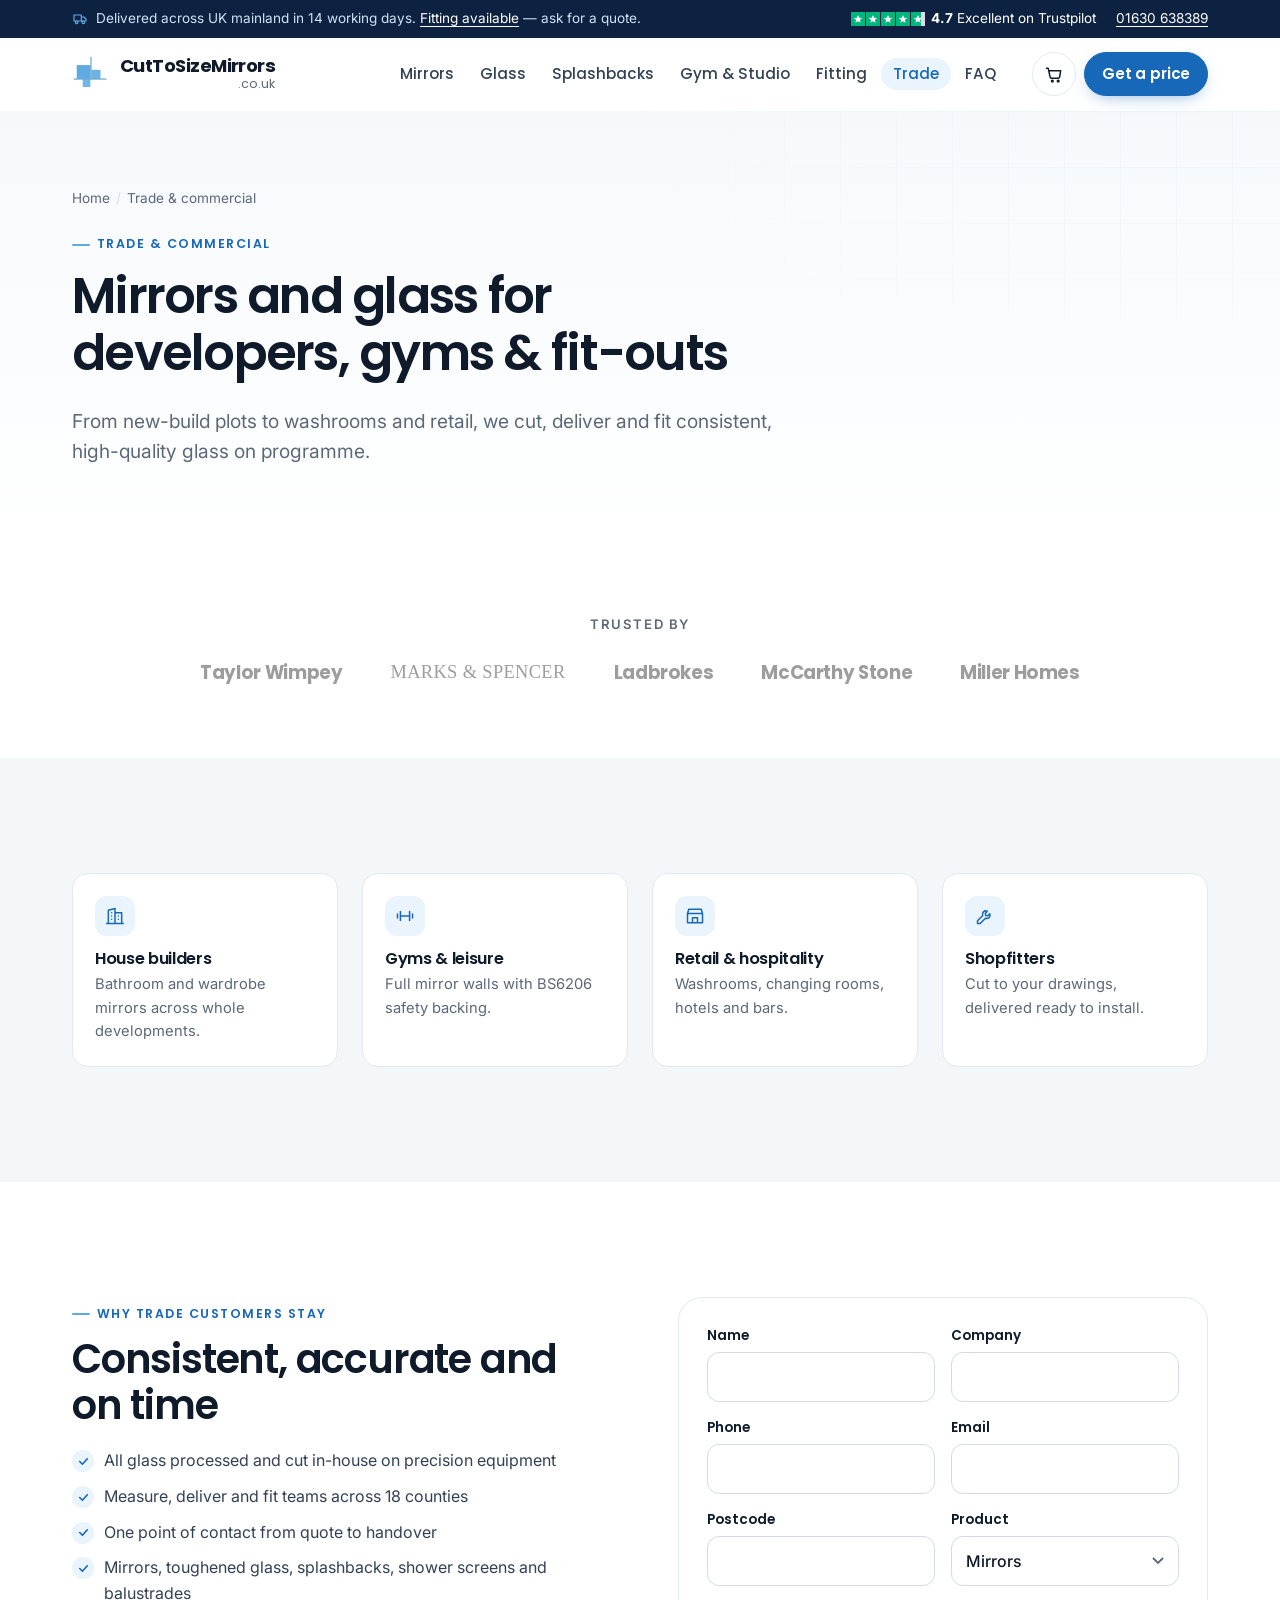
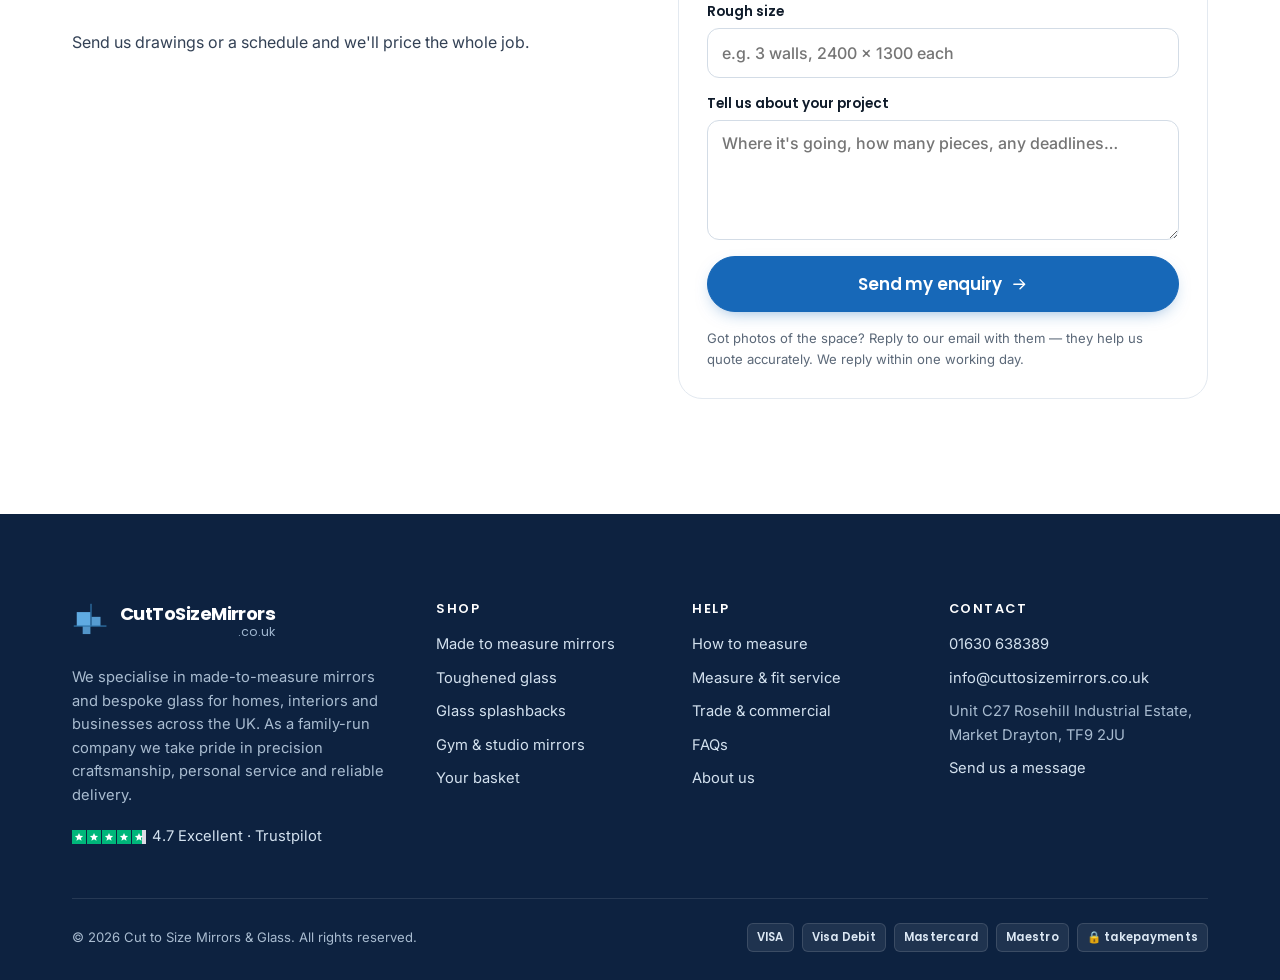
<file: trade/index.html>
<!DOCTYPE html>
<html lang="en-GB" class="no-js">
<head>
<meta charset="utf-8">
<meta name="viewport" content="width=device-width, initial-scale=1">
<title>Trade & Commercial Mirrors and Glass | Cut to Size Mirrors</title>
<meta name="description" content="Made-to-measure mirrors and toughened glass for house builders, gyms, retail, hospitality and shopfitters. Cut in-house, delivered and fitted across the UK.">
<link rel="canonical" href="https://cuttosizemirrors.co.uk/trade/">
<meta name="theme-color" content="#ffffff">
<meta property="og:type" content="website">
<meta property="og:site_name" content="Cut to Size Mirrors &amp; Glass">
<meta property="og:locale" content="en_GB">
<meta property="og:title" content="Trade & Commercial Mirrors and Glass | Cut to Size Mirrors">
<meta property="og:description" content="Made-to-measure mirrors and toughened glass for house builders, gyms, retail, hospitality and shopfitters. Cut in-house, delivered and fitted across the UK.">
<meta property="og:url" content="https://cuttosizemirrors.co.uk/trade/">
<meta property="og:image" content="https://cuttosizemirrors.co.uk/assets/img/og-image.png">
<meta name="twitter:card" content="summary_large_image">
<link rel="icon" href="../assets/img/favicon.svg" type="image/svg+xml">
<link rel="apple-touch-icon" href="../assets/img/apple-touch-icon.png">
<link rel="manifest" href="../site.webmanifest">
<link rel="preconnect" href="https://fonts.googleapis.com">
<link rel="preconnect" href="https://fonts.gstatic.com" crossorigin>
<link rel="stylesheet" href="https://fonts.googleapis.com/css2?family=Inter:wght@400;500;600&family=Poppins:wght@400;500;600;700&display=swap">
<link rel="stylesheet" href="../assets/css/site.css">

<script>try{if(sessionStorage.getItem('ctsm-intro')||matchMedia('(prefers-reduced-motion: reduce)').matches)document.documentElement.classList.add('intro-skip');sessionStorage.setItem('ctsm-intro','1')}catch(e){}</script>
<script src="../assets/js/config.js" defer></script><script src="../assets/js/site.js" defer></script><script src="../assets/js/motion.js" defer></script>
</head>
<body class="has-mobile-bar">
<div class="scroll-progress" aria-hidden="true"></div>


<a class="skip" href="#main">Skip to content</a>
<div class="topbar">
  <div class="wrap">
    <p class="topbar__msg mb-0"><svg viewBox="0 0 24 24" fill="none" stroke="currentColor" stroke-width="1.8" stroke-linecap="round" stroke-linejoin="round" aria-hidden="true"><path d="M3 6h11v9H3zM14 9h4l3 3v3h-7"/><circle cx="7" cy="17" r="2"/><circle cx="17" cy="17" r="2"/></svg><span>Delivered across UK mainland in 14 working days. <a href="../fitting/">Fitting available</a> — ask for a quote.</span></p>
    <div class="topbar__right">
      <a class="tp-mini" href="https://www.trustpilot.com/review/www.cuttosizemirrors.co.uk" rel="noopener" target="_blank"><span class="stars stars--sm" role="img" aria-label="Rated 4.7 out of 5"><i><svg viewBox="0 0 24 24" aria-hidden="true"><path fill="currentColor" d="M12 2.5l2.9 6.3 6.9.7-5.2 4.6 1.5 6.8L12 17.3l-6.1 3.6 1.5-6.8L2.2 9.5l6.9-.7z"/></svg></i><i><svg viewBox="0 0 24 24" aria-hidden="true"><path fill="currentColor" d="M12 2.5l2.9 6.3 6.9.7-5.2 4.6 1.5 6.8L12 17.3l-6.1 3.6 1.5-6.8L2.2 9.5l6.9-.7z"/></svg></i><i><svg viewBox="0 0 24 24" aria-hidden="true"><path fill="currentColor" d="M12 2.5l2.9 6.3 6.9.7-5.2 4.6 1.5 6.8L12 17.3l-6.1 3.6 1.5-6.8L2.2 9.5l6.9-.7z"/></svg></i><i><svg viewBox="0 0 24 24" aria-hidden="true"><path fill="currentColor" d="M12 2.5l2.9 6.3 6.9.7-5.2 4.6 1.5 6.8L12 17.3l-6.1 3.6 1.5-6.8L2.2 9.5l6.9-.7z"/></svg></i><i class="half"><svg viewBox="0 0 24 24" aria-hidden="true"><path fill="currentColor" d="M12 2.5l2.9 6.3 6.9.7-5.2 4.6 1.5 6.8L12 17.3l-6.1 3.6 1.5-6.8L2.2 9.5l6.9-.7z"/></svg></i></span><span><strong>4.7</strong> Excellent on Trustpilot</span></a>
      <a href="tel:+441630638389">01630 638389</a>
    </div>
  </div>
</div>
<header class="header">
  <div class="wrap">
    <a class="logo" href="../" aria-label="Cut to Size Mirrors — home"><svg class="mark" viewBox="0 0 64 64" aria-hidden="true"><rect x="8" y="17" width="23" height="23" fill="#5FAAE1"/><rect x="33" y="25" width="15" height="15" fill="#5FAAE1" opacity=".9"/><rect x="18" y="41" width="13" height="13" fill="#5FAAE1" opacity=".85"/><path d="M32 3v37M3 40.5h55" stroke="#3C8FCB" stroke-width="1.6"/></svg><span class="logo__text"><span class="logo__name">CutToSizeMirrors</span><span class="logo__tld">.co.uk</span></span></a>
    <nav class="nav" aria-label="Main"><a href="../product/custom-mirror/">Mirrors</a><a href="../product/custom-glass/">Glass</a><a href="../product/made-to-measure-custom-splashback/">Splashbacks</a><a href="../gym-studio-mirrors/">Gym & Studio</a><a href="../fitting/">Fitting</a><a href="../trade/" aria-current="page">Trade</a><a href="../faq/">FAQ</a></nav>
    <div class="header__actions">
      <a class="header__phone" href="tel:+441630638389"><small>Need help? Call us</small><strong>01630 638389</strong></a>
      <a class="icon-btn" href="../basket/" aria-label="Basket"><svg viewBox="0 0 24 24" fill="none" stroke="currentColor" stroke-width="1.8" stroke-linecap="round" stroke-linejoin="round" aria-hidden="true"><path d="M3 5h2l2.2 10.2a2 2 0 002 1.8h7.6a2 2 0 002-1.6L20 8H6"/><circle cx="10" cy="20.5" r="1"/><circle cx="17" cy="20.5" r="1"/></svg><span class="badge" data-basket-count hidden>0</span></a>
      <a class="btn btn--cta" href="../product/custom-mirror/">Get a price</a>
      <button class="icon-btn menu-btn" type="button" aria-label="Open menu" aria-controls="drawer" aria-expanded="false" data-open-drawer><svg viewBox="0 0 24 24" fill="none" stroke="currentColor" stroke-width="1.8" stroke-linecap="round" stroke-linejoin="round" aria-hidden="true"><path d="M4 7h16M4 12h16M4 17h16"/></svg></button>
    </div>
  </div>
</header>
<div class="drawer" id="drawer" aria-hidden="true">
  <div class="drawer__scrim" data-close-drawer></div>
  <div class="drawer__panel" role="dialog" aria-modal="true" aria-label="Menu">
    <div class="drawer__top"><a class="logo" href="../" aria-label="Cut to Size Mirrors — home"><svg class="mark" viewBox="0 0 64 64" aria-hidden="true"><rect x="8" y="17" width="23" height="23" fill="#5FAAE1"/><rect x="33" y="25" width="15" height="15" fill="#5FAAE1" opacity=".9"/><rect x="18" y="41" width="13" height="13" fill="#5FAAE1" opacity=".85"/><path d="M32 3v37M3 40.5h55" stroke="#3C8FCB" stroke-width="1.6"/></svg><span class="logo__text"><span class="logo__name">CutToSizeMirrors</span><span class="logo__tld">.co.uk</span></span></a><button class="icon-btn" type="button" aria-label="Close menu" data-close-drawer><svg viewBox="0 0 24 24" fill="none" stroke="currentColor" stroke-width="1.8" stroke-linecap="round" stroke-linejoin="round" aria-hidden="true"><path d="M6 6l12 12M18 6L6 18"/></svg></button></div>
    <nav aria-label="Mobile"><a href="../product/custom-mirror/">Mirrors</a><a href="../product/custom-glass/">Glass</a><a href="../product/made-to-measure-custom-splashback/">Splashbacks</a><a href="../gym-studio-mirrors/">Gym & Studio</a><a href="../fitting/">Fitting</a><a href="../trade/" aria-current="page">Trade</a><a href="../faq/">FAQ</a><a href="../how-to-measure/">How to measure</a><a href="../about/">About us</a><a href="../contact-us/">Contact us</a></nav>
    <div class="drawer__foot">
      <a class="btn btn--block" href="../product/custom-mirror/">Get an instant price</a>
      <a class="btn btn--ghost btn--block" href="tel:+441630638389"><svg viewBox="0 0 24 24" fill="none" stroke="currentColor" stroke-width="1.8" stroke-linecap="round" stroke-linejoin="round" aria-hidden="true"><path d="M5 4h4l2 5-2.5 1.5a11 11 0 005 5L15 13l5 2v4a2 2 0 01-2 2A16 16 0 013 6a2 2 0 012-2"/></svg> Call 01630 638389</a>
      <p>Mon–Fri · Unit C27, Market Drayton</p>
    </div>
  </div>
</div>

<main id="main">

<section class="page-hero">
  <div class="wrap">
    <ol class="crumbs"><li><a href="../">Home</a></li><li aria-current="page">Trade &amp; commercial</li></ol>
    <p class="eyebrow">Trade &amp; commercial</p>
    <h1>Mirrors and glass for developers, gyms &amp; fit-outs</h1>
    <p class="lead">From new-build plots to washrooms and retail, we cut, deliver and fit consistent, high-quality glass on programme.</p>
  </div>
</section>
<section class="section section--tight">
  <div class="wrap">
    <p class="center fine" style="margin-bottom:24px;text-transform:uppercase;letter-spacing:.12em;font-weight:600">Trusted by</p>
    <div class="logos" aria-label="Some of the businesses we supply">
  <span>Taylor Wimpey</span><span class="serif">MARKS &amp; SPENCER</span><span>Ladbrokes</span><span>McCarthy Stone</span><span>Miller Homes</span>
</div>
  </div>
</section>
<section class="section section--soft">
  <div class="wrap">
    <div class="grid grid--4">
      <div class="pillar reveal"><span class="usp-ico"><svg viewBox="0 0 24 24" fill="none" stroke="currentColor" stroke-width="1.8" stroke-linecap="round" stroke-linejoin="round" aria-hidden="true"><path d="M4 21V5l8-2v18M12 8h8v13M8 8v.01M8 12v.01M8 16v.01M16 12v.01M16 16v.01M2 21h20"/></svg></span><h3>House builders</h3><p>Bathroom and wardrobe mirrors across whole developments.</p></div>
      <div class="pillar reveal"><span class="usp-ico"><svg viewBox="0 0 24 24" fill="none" stroke="currentColor" stroke-width="1.8" stroke-linecap="round" stroke-linejoin="round" aria-hidden="true"><path d="M6.5 6.5v11M17.5 6.5v11M3 9.5v5M21 9.5v5M6.5 12h11"/></svg></span><h3>Gyms &amp; leisure</h3><p>Full mirror walls with BS6206 safety backing.</p></div>
      <div class="pillar reveal"><span class="usp-ico"><svg viewBox="0 0 24 24" fill="none" stroke="currentColor" stroke-width="1.8" stroke-linecap="round" stroke-linejoin="round" aria-hidden="true"><path d="M3 9l1.5-5h15L21 9M3 9v11h18V9M3 9h18M9 20v-6h6v6"/></svg></span><h3>Retail &amp; hospitality</h3><p>Washrooms, changing rooms, hotels and bars.</p></div>
      <div class="pillar reveal"><span class="usp-ico"><svg viewBox="0 0 24 24" fill="none" stroke="currentColor" stroke-width="1.8" stroke-linecap="round" stroke-linejoin="round" aria-hidden="true"><path d="M14.7 6.3a4 4 0 00-5.4 5.2L3 17.8V21h3.2l6.3-6.3a4 4 0 005.2-5.4l-2.5 2.5-2.3-.5-.5-2.3z"/></svg></span><h3>Shopfitters</h3><p>Cut to your drawings, delivered ready to install.</p></div>
    </div>
  </div>
</section>
<section class="section">
  <div class="wrap split" style="align-items:start">
    <div>
      <p class="eyebrow">Why trade customers stay</p>
      <h2>Consistent, accurate and on time</h2>
      <ul class="checks">
        <li>All glass processed and cut in-house on precision equipment</li>
        <li>Measure, deliver and fit teams across 18 counties</li>
        <li>One point of contact from quote to handover</li>
        <li>Mirrors, toughened glass, splashbacks, shower screens and balustrades</li>
      </ul>
      <p>Send us drawings or a schedule and we'll price the whole job.</p>
    </div>
    
<form class="panel" data-enquiry novalidate>
  <input type="hidden" name="_subject" value="Trade enquiry">
  <div class="form-grid">
    <div class="field"><label for="f-name">Name</label><input class="input" id="f-name" name="name" autocomplete="name" required></div>
    <div class="field"><label for="f-company">Company</label><input class="input" id="f-company" name="company" autocomplete="organization"></div>
    <div class="field"><label for="f-phone">Phone</label><input class="input" id="f-phone" name="phone" type="tel" autocomplete="tel" required></div>
    <div class="field"><label for="f-email">Email</label><input class="input" id="f-email" name="email" type="email" autocomplete="email" required></div>
    <div class="field"><label for="f-postcode">Postcode</label><input class="input" id="f-postcode" name="postcode" autocomplete="postal-code" required></div>
    <div class="field"><label for="f-product">Product</label><select class="select" id="f-product" name="product"><option>Mirrors</option><option>Gym / studio mirror wall</option><option>Toughened glass</option><option>Splashback</option><option>Shower screen</option><option>Balustrade</option><option>Something else</option></select></div>
    
    <div class="field full"><label for="f-size">Rough size</label><input class="input" id="f-size" name="size" placeholder="e.g. 3 walls, 2400 × 1300 each"></div>
    <div class="field full"><label for="f-msg">Tell us about your project</label><textarea class="textarea" id="f-msg" name="message" placeholder="Where it's going, how many pieces, any deadlines…"></textarea></div>
    <div class="full"><button class="btn btn--lg btn--block" type="submit">Send my enquiry <svg viewBox="0 0 24 24" fill="none" stroke="currentColor" stroke-width="1.8" stroke-linecap="round" stroke-linejoin="round" aria-hidden="true"><path d="M5 12h14M13 6l6 6-6 6"/></svg></button></div>
    <p class="fine full mb-0">Got photos of the space? Reply to our email with them — they help us quote accurately. We reply within one working day.</p>
    <p class="form-status full" role="status" hidden></p>
  </div>
</form>
  </div>
</section>

</main>

<footer class="footer">
  <div class="wrap">
    <div class="footer__grid">
      <div class="footer__about">
        <a class="logo logo--light" href="../" aria-label="Cut to Size Mirrors — home"><svg class="mark" viewBox="0 0 64 64" aria-hidden="true"><rect x="8" y="17" width="23" height="23" fill="#5FAAE1"/><rect x="33" y="25" width="15" height="15" fill="#5FAAE1" opacity=".9"/><rect x="18" y="41" width="13" height="13" fill="#5FAAE1" opacity=".85"/><path d="M32 3v37M3 40.5h55" stroke="#3C8FCB" stroke-width="1.6"/></svg><span class="logo__text"><span class="logo__name">CutToSizeMirrors</span><span class="logo__tld">.co.uk</span></span></a>
        <p>We specialise in made-to-measure mirrors and bespoke glass for homes, interiors and businesses across the UK. As a family-run company we take pride in precision craftsmanship, personal service and reliable delivery.</p>
        <a class="tp-mini" href="https://www.trustpilot.com/review/www.cuttosizemirrors.co.uk" rel="noopener" target="_blank"><span class="stars stars--sm" role="img" aria-label="Rated 4.7 out of 5"><i><svg viewBox="0 0 24 24" aria-hidden="true"><path fill="currentColor" d="M12 2.5l2.9 6.3 6.9.7-5.2 4.6 1.5 6.8L12 17.3l-6.1 3.6 1.5-6.8L2.2 9.5l6.9-.7z"/></svg></i><i><svg viewBox="0 0 24 24" aria-hidden="true"><path fill="currentColor" d="M12 2.5l2.9 6.3 6.9.7-5.2 4.6 1.5 6.8L12 17.3l-6.1 3.6 1.5-6.8L2.2 9.5l6.9-.7z"/></svg></i><i><svg viewBox="0 0 24 24" aria-hidden="true"><path fill="currentColor" d="M12 2.5l2.9 6.3 6.9.7-5.2 4.6 1.5 6.8L12 17.3l-6.1 3.6 1.5-6.8L2.2 9.5l6.9-.7z"/></svg></i><i><svg viewBox="0 0 24 24" aria-hidden="true"><path fill="currentColor" d="M12 2.5l2.9 6.3 6.9.7-5.2 4.6 1.5 6.8L12 17.3l-6.1 3.6 1.5-6.8L2.2 9.5l6.9-.7z"/></svg></i><i class="half"><svg viewBox="0 0 24 24" aria-hidden="true"><path fill="currentColor" d="M12 2.5l2.9 6.3 6.9.7-5.2 4.6 1.5 6.8L12 17.3l-6.1 3.6 1.5-6.8L2.2 9.5l6.9-.7z"/></svg></i></span><span>4.7 Excellent · Trustpilot</span></a>
      </div>
      <div>
        <h2>Shop</h2>
        <ul>
          <li><a href="../product/custom-mirror/">Made to measure mirrors</a></li>
          <li><a href="../product/custom-glass/">Toughened glass</a></li>
          <li><a href="../product/made-to-measure-custom-splashback/">Glass splashbacks</a></li>
          <li><a href="../gym-studio-mirrors/">Gym &amp; studio mirrors</a></li>
          <li><a href="../basket/">Your basket</a></li>
        </ul>
      </div>
      <div>
        <h2>Help</h2>
        <ul>
          <li><a href="../how-to-measure/">How to measure</a></li>
          <li><a href="../fitting/">Measure &amp; fit service</a></li>
          <li><a href="../trade/">Trade &amp; commercial</a></li>
          <li><a href="../faq/">FAQs</a></li>
          <li><a href="../about/">About us</a></li>
        </ul>
      </div>
      <div>
        <h2>Contact</h2>
        <ul>
          <li><a href="tel:+441630638389">01630 638389</a></li>
          <li><a href="mailto:info@cuttosizemirrors.co.uk">info@cuttosizemirrors.co.uk</a></li>
          <li>Unit C27 Rosehill Industrial Estate,<br>Market Drayton, TF9 2JU</li>
          <li><a href="../contact-us/">Send us a message</a></li>
        </ul>
      </div>
    </div>
    <div class="footer__bottom">
      <span>© <span data-year>2026</span> Cut to Size Mirrors &amp; Glass. All rights reserved.</span>
      <div class="pay" aria-label="Payment methods accepted"><span>VISA</span><span>Visa Debit</span><span>Mastercard</span><span>Maestro</span><span>🔒 takepayments</span></div>
    </div>
  </div>
</footer>
<div class="mobile-bar">
  <a class="btn btn--ghost" href="tel:+441630638389"><svg viewBox="0 0 24 24" fill="none" stroke="currentColor" stroke-width="1.8" stroke-linecap="round" stroke-linejoin="round" aria-hidden="true"><path d="M5 4h4l2 5-2.5 1.5a11 11 0 005 5L15 13l5 2v4a2 2 0 01-2 2A16 16 0 013 6a2 2 0 012-2"/></svg> Call</a>
  <a class="btn" href="../product/custom-mirror/">Get a price</a>
</div>

</body>
</html>
</file>
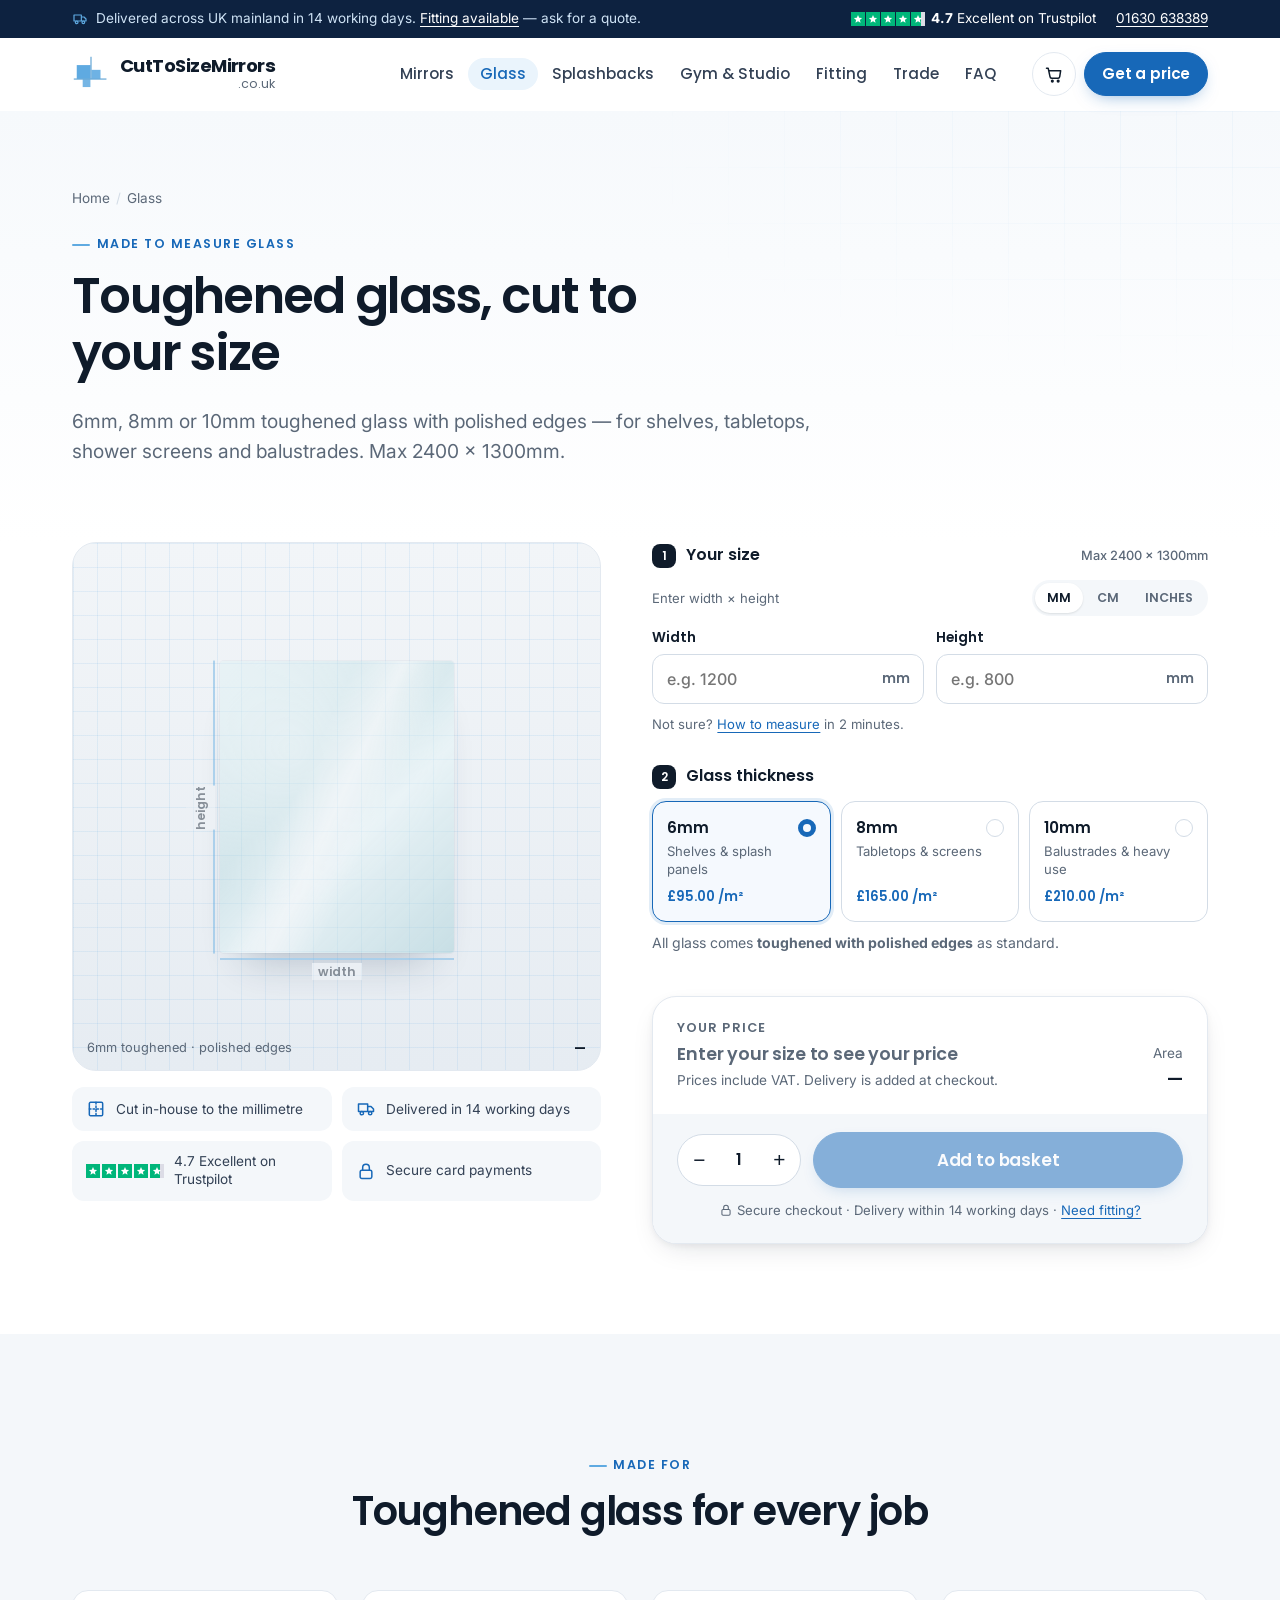
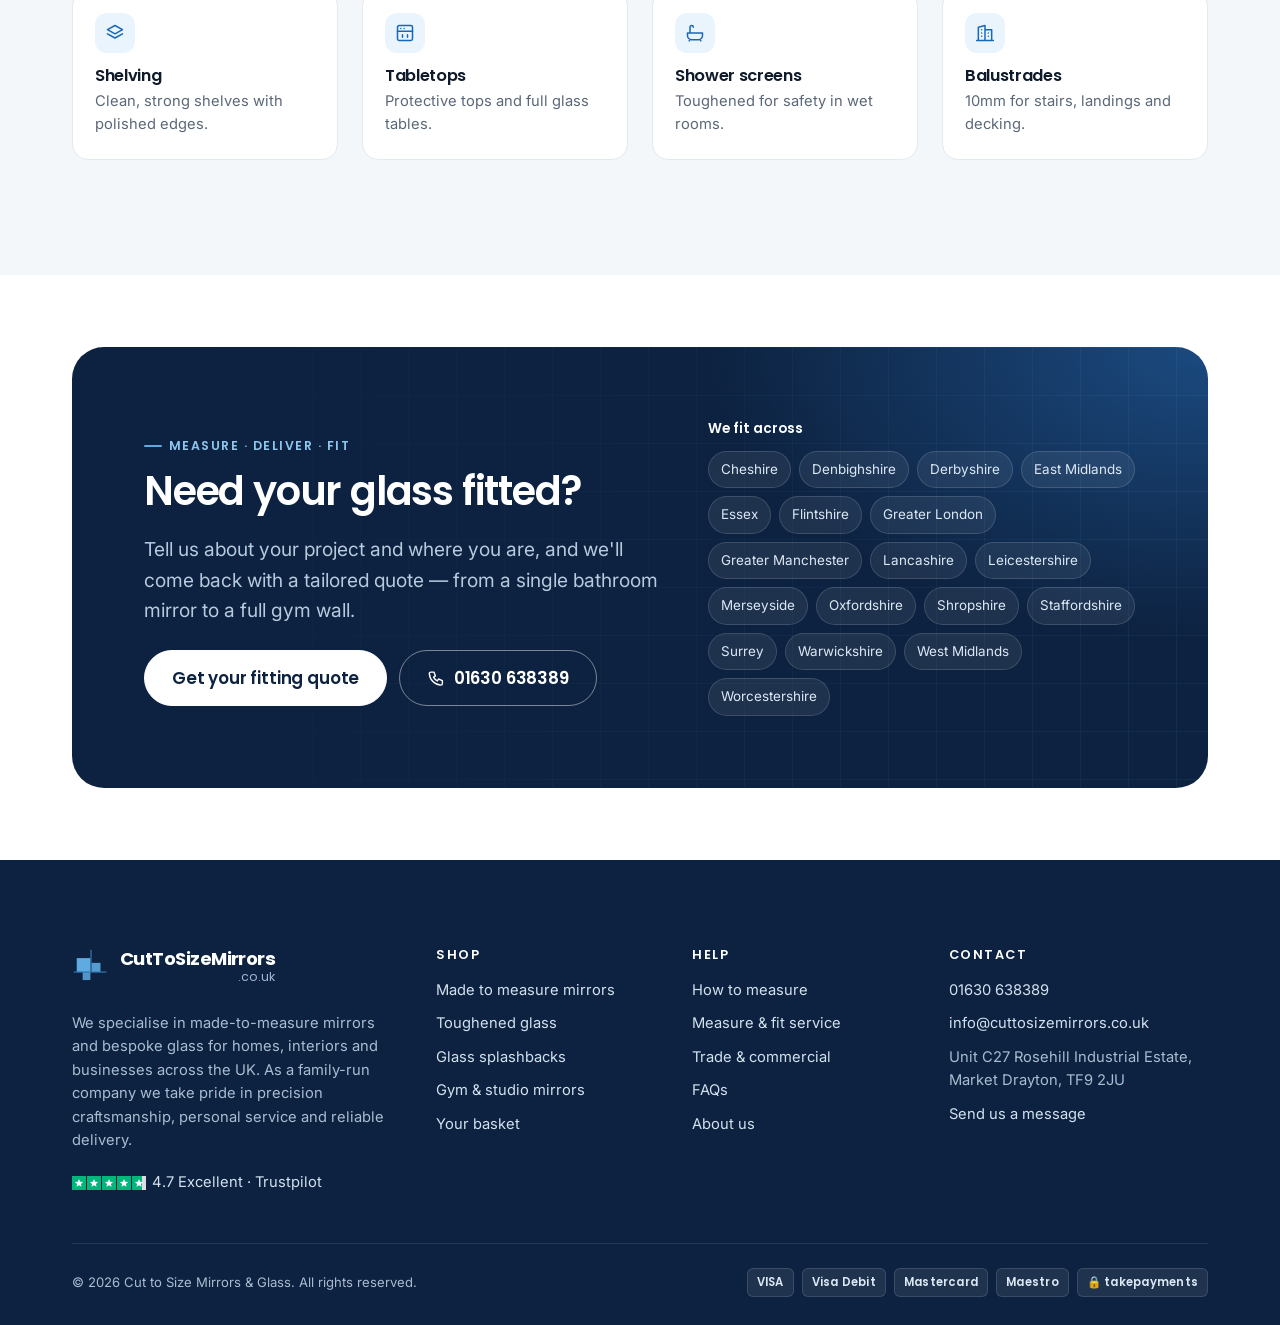
<file: product/custom-glass/index.html>
<!DOCTYPE html>
<html lang="en-GB" class="no-js">
<head>
<meta charset="utf-8">
<meta name="viewport" content="width=device-width, initial-scale=1">
<title>Toughened Glass Cut to Size | Instant Price | Cut to Size Mirrors UK</title>
<meta name="description" content="Made to measure toughened glass with polished edges in 6mm, 8mm or 10mm. Shelving, tabletops, shower screens and balustrades. Instant online price and UK delivery.">
<link rel="canonical" href="https://cuttosizemirrors.co.uk/product/custom-glass/">
<meta name="theme-color" content="#ffffff">
<meta property="og:type" content="website">
<meta property="og:site_name" content="Cut to Size Mirrors &amp; Glass">
<meta property="og:locale" content="en_GB">
<meta property="og:title" content="Toughened Glass Cut to Size | Instant Price | Cut to Size Mirrors UK">
<meta property="og:description" content="Made to measure toughened glass with polished edges in 6mm, 8mm or 10mm. Shelving, tabletops, shower screens and balustrades. Instant online price and UK delivery.">
<meta property="og:url" content="https://cuttosizemirrors.co.uk/product/custom-glass/">
<meta property="og:image" content="https://cuttosizemirrors.co.uk/assets/img/og-image.png">
<meta name="twitter:card" content="summary_large_image">
<link rel="icon" href="../../assets/img/favicon.svg" type="image/svg+xml">
<link rel="apple-touch-icon" href="../../assets/img/apple-touch-icon.png">
<link rel="manifest" href="../../site.webmanifest">
<link rel="preconnect" href="https://fonts.googleapis.com">
<link rel="preconnect" href="https://fonts.gstatic.com" crossorigin>
<link rel="stylesheet" href="https://fonts.googleapis.com/css2?family=Inter:wght@400;500;600&family=Poppins:wght@400;500;600;700&display=swap">
<link rel="stylesheet" href="../../assets/css/site.css">
<script type="application/ld+json">{"@context": "https://schema.org", "@type": "Product", "name": "Made to Measure Glass", "description": "Made to measure toughened glass with polished edges in 6mm, 8mm or 10mm. Shelving, tabletops, shower screens and balustrades. Instant online price and UK delivery.", "brand": {"@type": "Brand", "name": "Cut to Size Mirrors & Glass"}, "offers": {"@type": "AggregateOffer", "priceCurrency": "GBP", "lowPrice": "95.00", "availability": "https://schema.org/MadeToOrder", "seller": {"@id": "https://cuttosizemirrors.co.uk/#business"}}}</script>
<script>try{if(sessionStorage.getItem('ctsm-intro')||matchMedia('(prefers-reduced-motion: reduce)').matches)document.documentElement.classList.add('intro-skip');sessionStorage.setItem('ctsm-intro','1')}catch(e){}</script>
<script src="../../assets/js/config.js" defer></script><script src="../../assets/js/site.js" defer></script><script src="../../assets/js/motion.js" defer></script><script src="../../assets/js/configurator.js" defer></script>
</head>
<body class="has-mobile-bar">
<div class="scroll-progress" aria-hidden="true"></div>


<a class="skip" href="#main">Skip to content</a>
<div class="topbar">
  <div class="wrap">
    <p class="topbar__msg mb-0"><svg viewBox="0 0 24 24" fill="none" stroke="currentColor" stroke-width="1.8" stroke-linecap="round" stroke-linejoin="round" aria-hidden="true"><path d="M3 6h11v9H3zM14 9h4l3 3v3h-7"/><circle cx="7" cy="17" r="2"/><circle cx="17" cy="17" r="2"/></svg><span>Delivered across UK mainland in 14 working days. <a href="../../fitting/">Fitting available</a> — ask for a quote.</span></p>
    <div class="topbar__right">
      <a class="tp-mini" href="https://www.trustpilot.com/review/www.cuttosizemirrors.co.uk" rel="noopener" target="_blank"><span class="stars stars--sm" role="img" aria-label="Rated 4.7 out of 5"><i><svg viewBox="0 0 24 24" aria-hidden="true"><path fill="currentColor" d="M12 2.5l2.9 6.3 6.9.7-5.2 4.6 1.5 6.8L12 17.3l-6.1 3.6 1.5-6.8L2.2 9.5l6.9-.7z"/></svg></i><i><svg viewBox="0 0 24 24" aria-hidden="true"><path fill="currentColor" d="M12 2.5l2.9 6.3 6.9.7-5.2 4.6 1.5 6.8L12 17.3l-6.1 3.6 1.5-6.8L2.2 9.5l6.9-.7z"/></svg></i><i><svg viewBox="0 0 24 24" aria-hidden="true"><path fill="currentColor" d="M12 2.5l2.9 6.3 6.9.7-5.2 4.6 1.5 6.8L12 17.3l-6.1 3.6 1.5-6.8L2.2 9.5l6.9-.7z"/></svg></i><i><svg viewBox="0 0 24 24" aria-hidden="true"><path fill="currentColor" d="M12 2.5l2.9 6.3 6.9.7-5.2 4.6 1.5 6.8L12 17.3l-6.1 3.6 1.5-6.8L2.2 9.5l6.9-.7z"/></svg></i><i class="half"><svg viewBox="0 0 24 24" aria-hidden="true"><path fill="currentColor" d="M12 2.5l2.9 6.3 6.9.7-5.2 4.6 1.5 6.8L12 17.3l-6.1 3.6 1.5-6.8L2.2 9.5l6.9-.7z"/></svg></i></span><span><strong>4.7</strong> Excellent on Trustpilot</span></a>
      <a href="tel:+441630638389">01630 638389</a>
    </div>
  </div>
</div>
<header class="header">
  <div class="wrap">
    <a class="logo" href="../../" aria-label="Cut to Size Mirrors — home"><svg class="mark" viewBox="0 0 64 64" aria-hidden="true"><rect x="8" y="17" width="23" height="23" fill="#5FAAE1"/><rect x="33" y="25" width="15" height="15" fill="#5FAAE1" opacity=".9"/><rect x="18" y="41" width="13" height="13" fill="#5FAAE1" opacity=".85"/><path d="M32 3v37M3 40.5h55" stroke="#3C8FCB" stroke-width="1.6"/></svg><span class="logo__text"><span class="logo__name">CutToSizeMirrors</span><span class="logo__tld">.co.uk</span></span></a>
    <nav class="nav" aria-label="Main"><a href="../../product/custom-mirror/">Mirrors</a><a href="../../product/custom-glass/" aria-current="page">Glass</a><a href="../../product/made-to-measure-custom-splashback/">Splashbacks</a><a href="../../gym-studio-mirrors/">Gym & Studio</a><a href="../../fitting/">Fitting</a><a href="../../trade/">Trade</a><a href="../../faq/">FAQ</a></nav>
    <div class="header__actions">
      <a class="header__phone" href="tel:+441630638389"><small>Need help? Call us</small><strong>01630 638389</strong></a>
      <a class="icon-btn" href="../../basket/" aria-label="Basket"><svg viewBox="0 0 24 24" fill="none" stroke="currentColor" stroke-width="1.8" stroke-linecap="round" stroke-linejoin="round" aria-hidden="true"><path d="M3 5h2l2.2 10.2a2 2 0 002 1.8h7.6a2 2 0 002-1.6L20 8H6"/><circle cx="10" cy="20.5" r="1"/><circle cx="17" cy="20.5" r="1"/></svg><span class="badge" data-basket-count hidden>0</span></a>
      <a class="btn btn--cta" href="../../product/custom-mirror/">Get a price</a>
      <button class="icon-btn menu-btn" type="button" aria-label="Open menu" aria-controls="drawer" aria-expanded="false" data-open-drawer><svg viewBox="0 0 24 24" fill="none" stroke="currentColor" stroke-width="1.8" stroke-linecap="round" stroke-linejoin="round" aria-hidden="true"><path d="M4 7h16M4 12h16M4 17h16"/></svg></button>
    </div>
  </div>
</header>
<div class="drawer" id="drawer" aria-hidden="true">
  <div class="drawer__scrim" data-close-drawer></div>
  <div class="drawer__panel" role="dialog" aria-modal="true" aria-label="Menu">
    <div class="drawer__top"><a class="logo" href="../../" aria-label="Cut to Size Mirrors — home"><svg class="mark" viewBox="0 0 64 64" aria-hidden="true"><rect x="8" y="17" width="23" height="23" fill="#5FAAE1"/><rect x="33" y="25" width="15" height="15" fill="#5FAAE1" opacity=".9"/><rect x="18" y="41" width="13" height="13" fill="#5FAAE1" opacity=".85"/><path d="M32 3v37M3 40.5h55" stroke="#3C8FCB" stroke-width="1.6"/></svg><span class="logo__text"><span class="logo__name">CutToSizeMirrors</span><span class="logo__tld">.co.uk</span></span></a><button class="icon-btn" type="button" aria-label="Close menu" data-close-drawer><svg viewBox="0 0 24 24" fill="none" stroke="currentColor" stroke-width="1.8" stroke-linecap="round" stroke-linejoin="round" aria-hidden="true"><path d="M6 6l12 12M18 6L6 18"/></svg></button></div>
    <nav aria-label="Mobile"><a href="../../product/custom-mirror/">Mirrors</a><a href="../../product/custom-glass/" aria-current="page">Glass</a><a href="../../product/made-to-measure-custom-splashback/">Splashbacks</a><a href="../../gym-studio-mirrors/">Gym & Studio</a><a href="../../fitting/">Fitting</a><a href="../../trade/">Trade</a><a href="../../faq/">FAQ</a><a href="../../how-to-measure/">How to measure</a><a href="../../about/">About us</a><a href="../../contact-us/">Contact us</a></nav>
    <div class="drawer__foot">
      <a class="btn btn--block" href="../../product/custom-mirror/">Get an instant price</a>
      <a class="btn btn--ghost btn--block" href="tel:+441630638389"><svg viewBox="0 0 24 24" fill="none" stroke="currentColor" stroke-width="1.8" stroke-linecap="round" stroke-linejoin="round" aria-hidden="true"><path d="M5 4h4l2 5-2.5 1.5a11 11 0 005 5L15 13l5 2v4a2 2 0 01-2 2A16 16 0 013 6a2 2 0 012-2"/></svg> Call 01630 638389</a>
      <p>Mon–Fri · Unit C27, Market Drayton</p>
    </div>
  </div>
</div>

<main id="main">

<section class="page-hero">
  <div class="wrap">
    <ol class="crumbs"><li><a href="../../">Home</a></li><li aria-current="page">Glass</li></ol>
    <p class="eyebrow">Made to Measure Glass</p>
    <h1>Toughened glass, cut to your size</h1>
    <p class="lead">6mm, 8mm or 10mm toughened glass with polished edges — for shelves, tabletops, shower screens and balustrades. Max 2400 × 1300mm.</p>
  </div>
</section>
<div class="wrap">
  <form class="config" data-config="glass" novalidate>
    
<div class="config__visual">
  <div class="preview" aria-hidden="true">
    <div class="preview__wall"></div>
    <div class="preview__stage">
      <div class="preview__piece is-empty" data-piece style="--piece:linear-gradient(135deg,rgba(214,238,241,.9),rgba(160,208,214,.75) 40%,rgba(226,245,247,.9) 60%,rgba(140,195,203,.8))">
        <span class="preview__sheen"></span><span class="glint" style="mix-blend-mode:soft-light"></span>
        <span class="dim dim--w"><span data-dim-w>width</span></span>
        <span class="dim dim--h"><span data-dim-h>height</span></span>
      </div>
    </div>
    <div class="preview__caption"><span data-cap-desc></span><strong data-cap-area>—</strong></div>
  </div>
  <div class="trust-row">
    <div><svg viewBox="0 0 24 24" fill="none" stroke="currentColor" stroke-width="1.8" stroke-linecap="round" stroke-linejoin="round" aria-hidden="true"><rect x="4" y="4" width="16" height="16" rx="1.5"/><path d="M4 12h16M12 4v16" stroke-dasharray="2 2.5"/></svg><span>Cut in-house to the millimetre</span></div>
    <div><svg viewBox="0 0 24 24" fill="none" stroke="currentColor" stroke-width="1.8" stroke-linecap="round" stroke-linejoin="round" aria-hidden="true"><path d="M3 6h11v9H3zM14 9h4l3 3v3h-7"/><circle cx="7" cy="17" r="2"/><circle cx="17" cy="17" r="2"/></svg><span>Delivered in 14 working days</span></div>
    <div><span class="stars stars--sm" role="img" aria-label="Rated 4.7 out of 5"><i><svg viewBox="0 0 24 24" aria-hidden="true"><path fill="currentColor" d="M12 2.5l2.9 6.3 6.9.7-5.2 4.6 1.5 6.8L12 17.3l-6.1 3.6 1.5-6.8L2.2 9.5l6.9-.7z"/></svg></i><i><svg viewBox="0 0 24 24" aria-hidden="true"><path fill="currentColor" d="M12 2.5l2.9 6.3 6.9.7-5.2 4.6 1.5 6.8L12 17.3l-6.1 3.6 1.5-6.8L2.2 9.5l6.9-.7z"/></svg></i><i><svg viewBox="0 0 24 24" aria-hidden="true"><path fill="currentColor" d="M12 2.5l2.9 6.3 6.9.7-5.2 4.6 1.5 6.8L12 17.3l-6.1 3.6 1.5-6.8L2.2 9.5l6.9-.7z"/></svg></i><i><svg viewBox="0 0 24 24" aria-hidden="true"><path fill="currentColor" d="M12 2.5l2.9 6.3 6.9.7-5.2 4.6 1.5 6.8L12 17.3l-6.1 3.6 1.5-6.8L2.2 9.5l6.9-.7z"/></svg></i><i class="half"><svg viewBox="0 0 24 24" aria-hidden="true"><path fill="currentColor" d="M12 2.5l2.9 6.3 6.9.7-5.2 4.6 1.5 6.8L12 17.3l-6.1 3.6 1.5-6.8L2.2 9.5l6.9-.7z"/></svg></i></span><span>4.7 Excellent on Trustpilot</span></div>
    <div><svg viewBox="0 0 24 24" fill="none" stroke="currentColor" stroke-width="1.8" stroke-linecap="round" stroke-linejoin="round" aria-hidden="true"><rect x="5" y="11" width="14" height="10" rx="2"/><path d="M8 11V8a4 4 0 018 0v3"/></svg><span>Secure card payments</span></div>
  </div>
</div>
    <div>
<fieldset class="opt-group">
  <legend class="opt-title"><span><span class="step-n">1</span>Your size</span><small>Max 2400 × 1300mm</small></legend>
  <div style="display:flex;justify-content:space-between;align-items:center;margin-bottom:12px;gap:12px;flex-wrap:wrap"><span class="fine">Enter width × height</span><div class="unit-toggle" role="radiogroup" aria-label="Units"><label><input type="radio" name="unit" value="mm" checked><span>MM</span></label><label><input type="radio" name="unit" value="cm"><span>CM</span></label><label><input type="radio" name="unit" value="in"><span>INCHES</span></label></div></div>
  <div class="dims">
    <div class="field"><label for="width">Width</label><div class="input-unit"><input class="input" id="width" name="width" type="number" inputmode="decimal" min="1" step="1" placeholder="e.g. 1200" required><span data-unit-label>mm</span></div></div>
    <div class="field"><label for="height">Height</label><div class="input-unit"><input class="input" id="height" name="height" type="number" inputmode="decimal" min="1" step="1" placeholder="e.g. 800" required><span data-unit-label>mm</span></div></div>
  </div>
  <p class="size-msg err" data-size-msg role="alert" hidden></p>
  <p class="fine" style="margin:10px 0 0">Not sure? <a href="../../how-to-measure/">How to measure</a> in 2 minutes.</p>
</fieldset>
<fieldset class="opt-group">
  <legend class="opt-title"><span><span class="step-n">2</span>Glass thickness</span></legend>
  <div class="opts opts--3" data-opts="thickness"></div>
  <p class="help">All glass comes <strong>toughened with polished edges</strong> as standard.</p>
</fieldset>
<div class="summary">
  <div class="summary__top">
    <div><div class="summary__label">Your price</div><div class="summary__price is-empty" data-price aria-live="polite">Enter your size to see your price</div><div class="summary__vat" data-vat></div></div>
    <div class="summary__area">Area<strong data-area>—</strong></div>
  </div>
  <ul class="summary__lines" data-lines></ul>
  <div class="added" data-added hidden><span><svg style="width:18px;height:18px;display:inline;vertical-align:-3px;margin-right:6px" viewBox="0 0 24 24" fill="none" stroke="currentColor" stroke-width="1.8" stroke-linecap="round" stroke-linejoin="round" aria-hidden="true"><path d="M5 12l5 5 9-10"/></svg><span data-added-text>Added</span></span><a href="../../basket/">View basket →</a></div>
  <div class="summary__actions">
    <div class="qty"><button type="button" data-qty="-1" aria-label="One fewer">−</button><input name="qty" value="1" inputmode="numeric" aria-label="Quantity"><button type="button" data-qty="1" aria-label="One more">+</button></div>
    <button class="btn btn--lg" type="button" data-add disabled><span data-add-label>Add to basket</span></button>
    <p class="fine"><svg style="width:14px;height:14px;display:inline;vertical-align:-2px" viewBox="0 0 24 24" fill="none" stroke="currentColor" stroke-width="1.8" stroke-linecap="round" stroke-linejoin="round" aria-hidden="true"><rect x="5" y="11" width="14" height="10" rx="2"/><path d="M8 11V8a4 4 0 018 0v3"/></svg> Secure checkout · Delivery within 14 working days · <a href="../../fitting/">Need fitting?</a></p>
  </div>
</div></div>
  </form>
</div>

<section class="section section--soft">
  <div class="wrap">
    <div class="section__head section__head--center"><p class="eyebrow">Made for</p><h2>Toughened glass for every job</h2></div>
    <div class="grid grid--4">
      <div class="pillar reveal"><span class="usp-ico"><svg viewBox="0 0 24 24" fill="none" stroke="currentColor" stroke-width="1.8" stroke-linecap="round" stroke-linejoin="round" aria-hidden="true"><path d="M12 3l9 5-9 5-9-5z"/><path d="M3 13l9 5 9-5"/></svg></span><h3>Shelving</h3><p>Clean, strong shelves with polished edges.</p></div>
      <div class="pillar reveal"><span class="usp-ico"><svg viewBox="0 0 24 24" fill="none" stroke="currentColor" stroke-width="1.8" stroke-linecap="round" stroke-linejoin="round" aria-hidden="true"><rect x="3" y="3" width="18" height="18" rx="2"/><path d="M3 10h18M7 6.5h.01M11 6.5h.01M9 14v3M15 14v3"/></svg></span><h3>Tabletops</h3><p>Protective tops and full glass tables.</p></div>
      <div class="pillar reveal"><span class="usp-ico"><svg viewBox="0 0 24 24" fill="none" stroke="currentColor" stroke-width="1.8" stroke-linecap="round" stroke-linejoin="round" aria-hidden="true"><path d="M3 12h18v3a5 5 0 01-5 5H8a5 5 0 01-5-5zM6 12V5a2 2 0 014 0M6 20l-1 1.5M18 20l1 1.5"/></svg></span><h3>Shower screens</h3><p>Toughened for safety in wet rooms.</p></div>
      <div class="pillar reveal"><span class="usp-ico"><svg viewBox="0 0 24 24" fill="none" stroke="currentColor" stroke-width="1.8" stroke-linecap="round" stroke-linejoin="round" aria-hidden="true"><path d="M4 21V5l8-2v18M12 8h8v13M8 8v.01M8 12v.01M8 16v.01M16 12v.01M16 16v.01M2 21h20"/></svg></span><h3>Balustrades</h3><p>10mm for stairs, landings and decking.</p></div>
    </div>
  </div>
</section>

<section class="section section--tight">
  <div class="wrap">
    <div class="cta-dark reveal">
      <div class="cta-dark__grid">
        <div>
          <p class="eyebrow">Measure · deliver · fit</p>
          <h2>Need your glass fitted?</h2>
          <p class="lead">Tell us about your project and where you are, and we'll come back with a tailored quote — from a single bathroom mirror to a full gym wall.</p>
          <div class="cta-dark__btns">
            <a class="btn btn--light btn--lg" href="../../fitting/">Get your fitting quote</a>
            <a class="btn btn--outline-light btn--lg" href="tel:+441630638389"><svg viewBox="0 0 24 24" fill="none" stroke="currentColor" stroke-width="1.8" stroke-linecap="round" stroke-linejoin="round" aria-hidden="true"><path d="M5 4h4l2 5-2.5 1.5a11 11 0 005 5L15 13l5 2v4a2 2 0 01-2 2A16 16 0 013 6a2 2 0 012-2"/></svg> 01630 638389</a>
          </div>
        </div>
        <div>
          <p class="label" style="color:#fff;margin-bottom:12px">We fit across</p>
          <ul class="chips" data-fitting-areas></ul>
        </div>
      </div>
    </div>
  </div>
</section>
<div class="price-bar" aria-hidden="false">
  <div class="price-bar__p"><strong data-bar-price>Enter your size</strong><span data-bar-sub>Live price as you type</span></div>
  <button class="btn" type="button" data-add disabled><span data-add-label>Add to basket</span></button>
</div>

</main>

<footer class="footer">
  <div class="wrap">
    <div class="footer__grid">
      <div class="footer__about">
        <a class="logo logo--light" href="../../" aria-label="Cut to Size Mirrors — home"><svg class="mark" viewBox="0 0 64 64" aria-hidden="true"><rect x="8" y="17" width="23" height="23" fill="#5FAAE1"/><rect x="33" y="25" width="15" height="15" fill="#5FAAE1" opacity=".9"/><rect x="18" y="41" width="13" height="13" fill="#5FAAE1" opacity=".85"/><path d="M32 3v37M3 40.5h55" stroke="#3C8FCB" stroke-width="1.6"/></svg><span class="logo__text"><span class="logo__name">CutToSizeMirrors</span><span class="logo__tld">.co.uk</span></span></a>
        <p>We specialise in made-to-measure mirrors and bespoke glass for homes, interiors and businesses across the UK. As a family-run company we take pride in precision craftsmanship, personal service and reliable delivery.</p>
        <a class="tp-mini" href="https://www.trustpilot.com/review/www.cuttosizemirrors.co.uk" rel="noopener" target="_blank"><span class="stars stars--sm" role="img" aria-label="Rated 4.7 out of 5"><i><svg viewBox="0 0 24 24" aria-hidden="true"><path fill="currentColor" d="M12 2.5l2.9 6.3 6.9.7-5.2 4.6 1.5 6.8L12 17.3l-6.1 3.6 1.5-6.8L2.2 9.5l6.9-.7z"/></svg></i><i><svg viewBox="0 0 24 24" aria-hidden="true"><path fill="currentColor" d="M12 2.5l2.9 6.3 6.9.7-5.2 4.6 1.5 6.8L12 17.3l-6.1 3.6 1.5-6.8L2.2 9.5l6.9-.7z"/></svg></i><i><svg viewBox="0 0 24 24" aria-hidden="true"><path fill="currentColor" d="M12 2.5l2.9 6.3 6.9.7-5.2 4.6 1.5 6.8L12 17.3l-6.1 3.6 1.5-6.8L2.2 9.5l6.9-.7z"/></svg></i><i><svg viewBox="0 0 24 24" aria-hidden="true"><path fill="currentColor" d="M12 2.5l2.9 6.3 6.9.7-5.2 4.6 1.5 6.8L12 17.3l-6.1 3.6 1.5-6.8L2.2 9.5l6.9-.7z"/></svg></i><i class="half"><svg viewBox="0 0 24 24" aria-hidden="true"><path fill="currentColor" d="M12 2.5l2.9 6.3 6.9.7-5.2 4.6 1.5 6.8L12 17.3l-6.1 3.6 1.5-6.8L2.2 9.5l6.9-.7z"/></svg></i></span><span>4.7 Excellent · Trustpilot</span></a>
      </div>
      <div>
        <h2>Shop</h2>
        <ul>
          <li><a href="../../product/custom-mirror/">Made to measure mirrors</a></li>
          <li><a href="../../product/custom-glass/">Toughened glass</a></li>
          <li><a href="../../product/made-to-measure-custom-splashback/">Glass splashbacks</a></li>
          <li><a href="../../gym-studio-mirrors/">Gym &amp; studio mirrors</a></li>
          <li><a href="../../basket/">Your basket</a></li>
        </ul>
      </div>
      <div>
        <h2>Help</h2>
        <ul>
          <li><a href="../../how-to-measure/">How to measure</a></li>
          <li><a href="../../fitting/">Measure &amp; fit service</a></li>
          <li><a href="../../trade/">Trade &amp; commercial</a></li>
          <li><a href="../../faq/">FAQs</a></li>
          <li><a href="../../about/">About us</a></li>
        </ul>
      </div>
      <div>
        <h2>Contact</h2>
        <ul>
          <li><a href="tel:+441630638389">01630 638389</a></li>
          <li><a href="mailto:info@cuttosizemirrors.co.uk">info@cuttosizemirrors.co.uk</a></li>
          <li>Unit C27 Rosehill Industrial Estate,<br>Market Drayton, TF9 2JU</li>
          <li><a href="../../contact-us/">Send us a message</a></li>
        </ul>
      </div>
    </div>
    <div class="footer__bottom">
      <span>© <span data-year>2026</span> Cut to Size Mirrors &amp; Glass. All rights reserved.</span>
      <div class="pay" aria-label="Payment methods accepted"><span>VISA</span><span>Visa Debit</span><span>Mastercard</span><span>Maestro</span><span>🔒 takepayments</span></div>
    </div>
  </div>
</footer>
<div class="mobile-bar">
  <a class="btn btn--ghost" href="tel:+441630638389"><svg viewBox="0 0 24 24" fill="none" stroke="currentColor" stroke-width="1.8" stroke-linecap="round" stroke-linejoin="round" aria-hidden="true"><path d="M5 4h4l2 5-2.5 1.5a11 11 0 005 5L15 13l5 2v4a2 2 0 01-2 2A16 16 0 013 6a2 2 0 012-2"/></svg> Call</a>
  <a class="btn" href="../../product/custom-mirror/">Get a price</a>
</div>

</body>
</html>
</file>
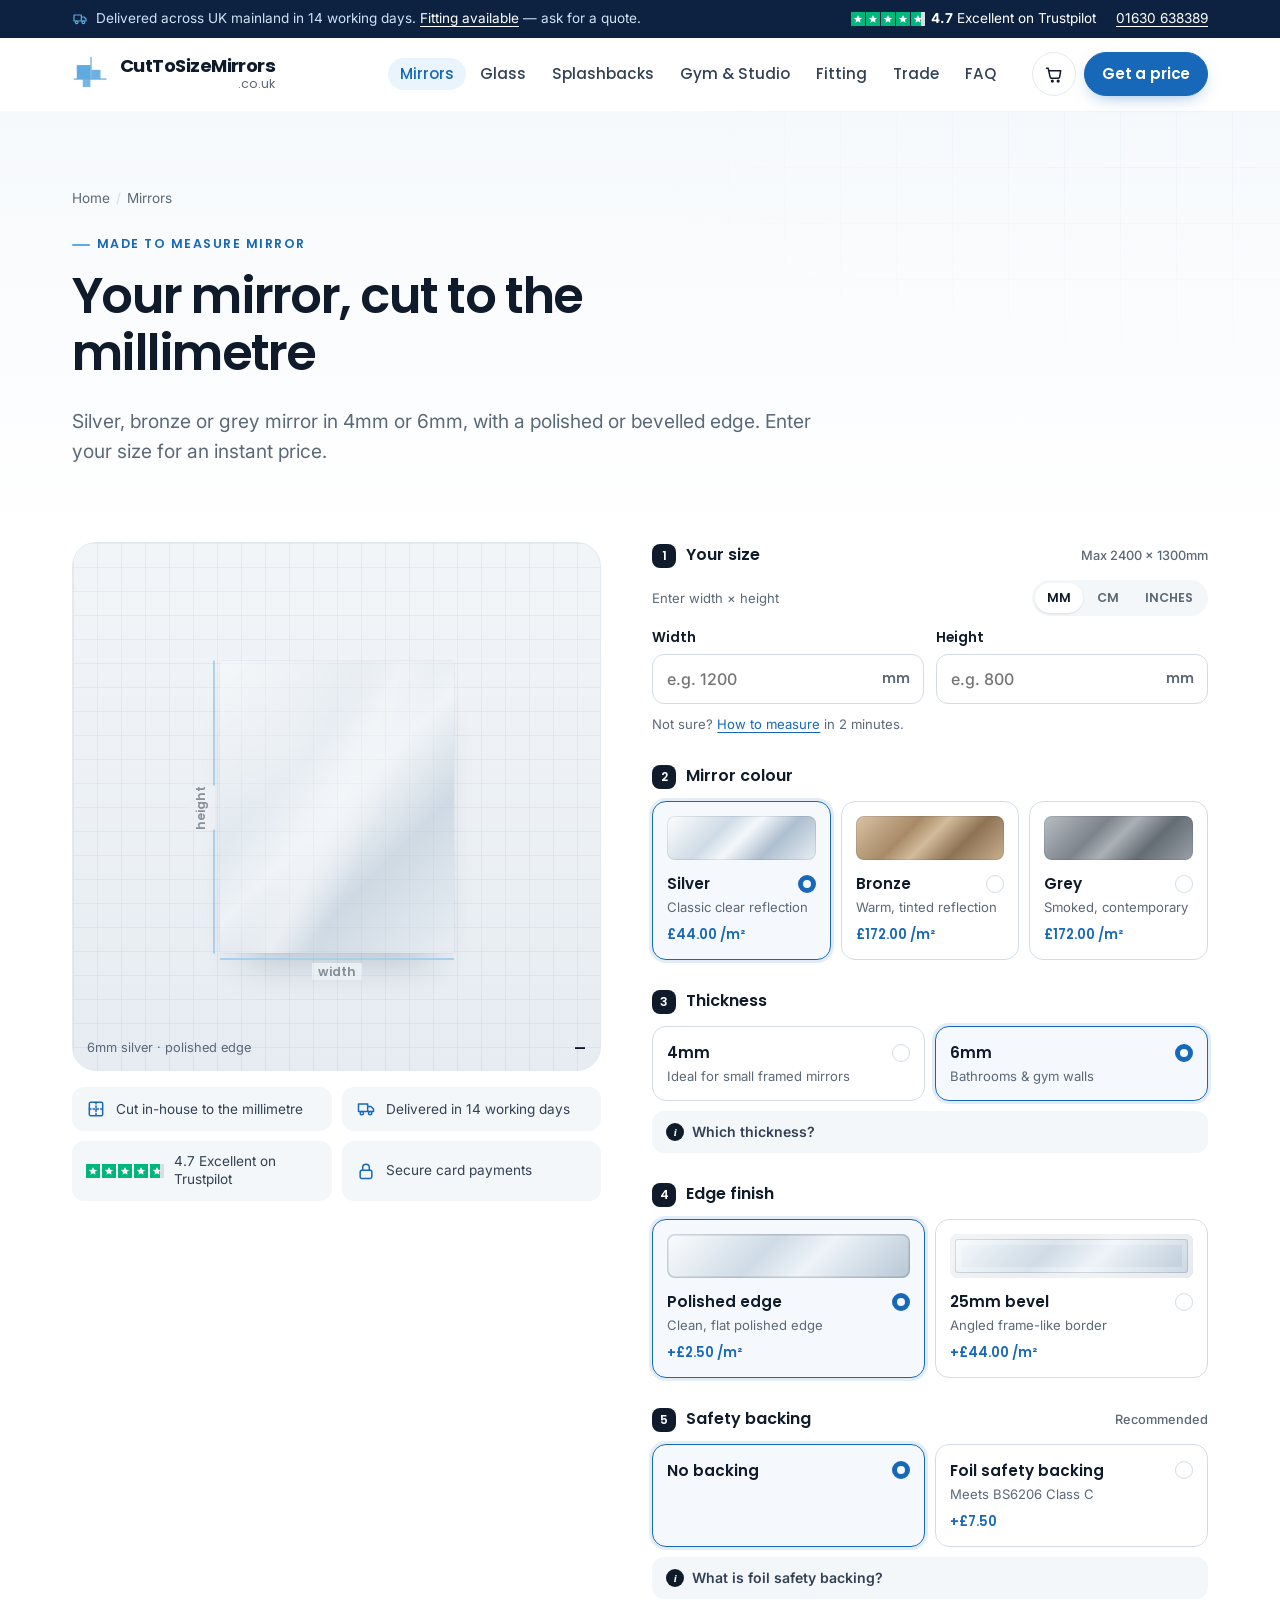
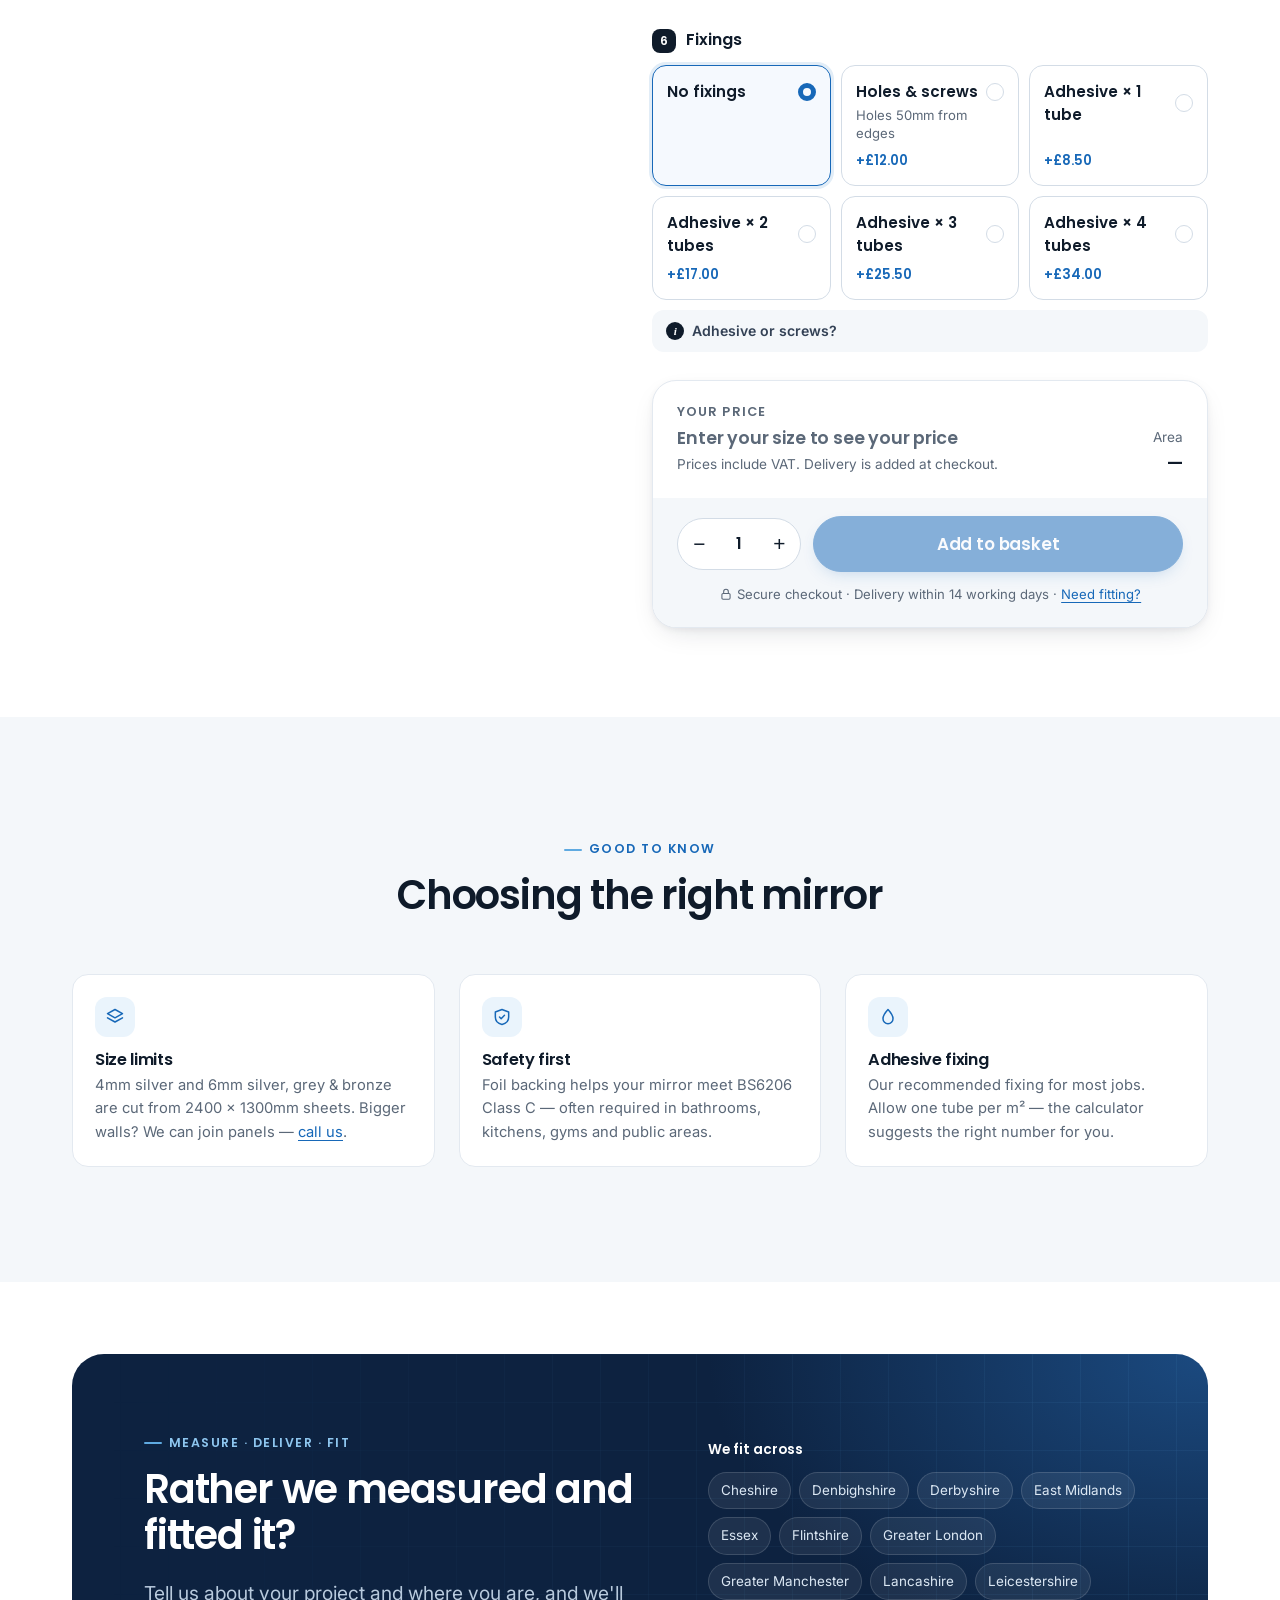
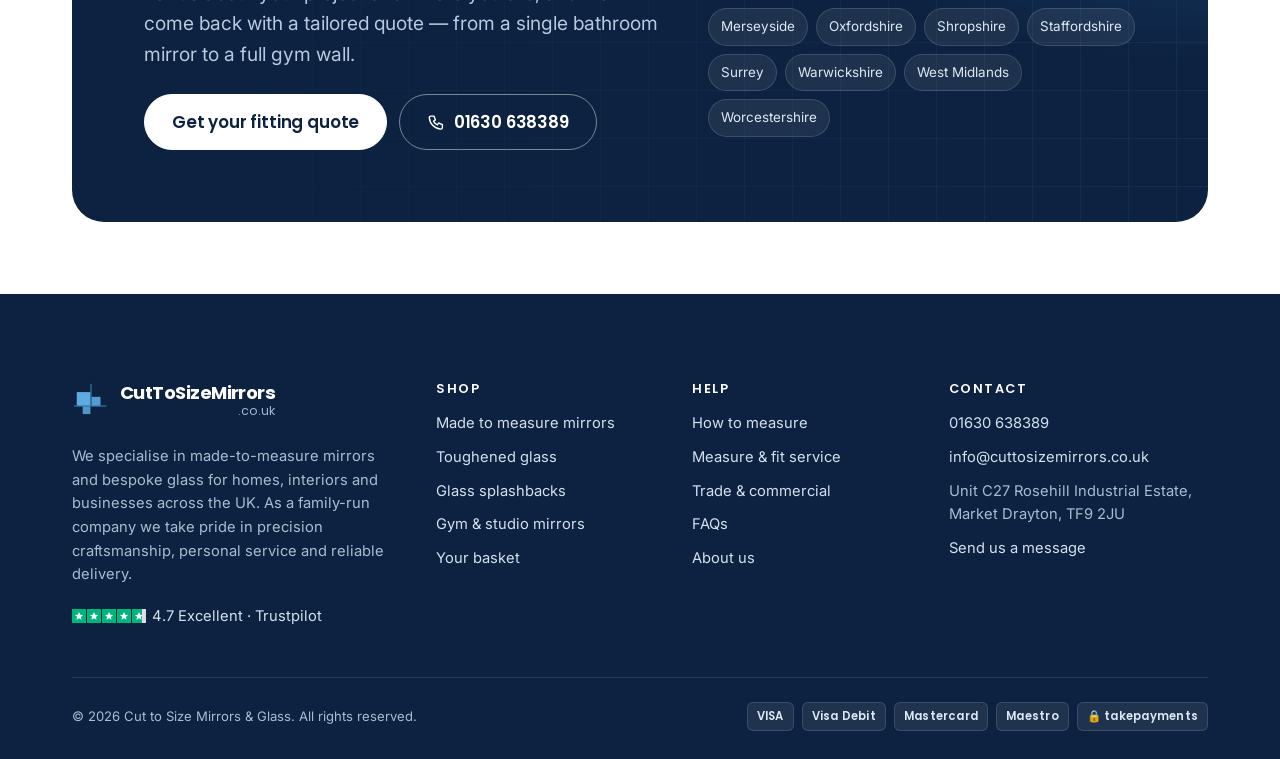
<file: product/custom-mirror/index.html>
<!DOCTYPE html>
<html lang="en-GB" class="no-js">
<head>
<meta charset="utf-8">
<meta name="viewport" content="width=device-width, initial-scale=1">
<title>Made to Measure Mirrors | Instant Price | Cut to Size Mirrors UK</title>
<meta name="description" content="Custom mirrors cut to your exact size. Silver, bronze or grey, 4mm or 6mm, polished or 25mm bevel edge, foil safety backing and fixings. Instant online price, UK delivery.">
<link rel="canonical" href="https://cuttosizemirrors.co.uk/product/custom-mirror/">
<meta name="theme-color" content="#ffffff">
<meta property="og:type" content="website">
<meta property="og:site_name" content="Cut to Size Mirrors &amp; Glass">
<meta property="og:locale" content="en_GB">
<meta property="og:title" content="Made to Measure Mirrors | Instant Price | Cut to Size Mirrors UK">
<meta property="og:description" content="Custom mirrors cut to your exact size. Silver, bronze or grey, 4mm or 6mm, polished or 25mm bevel edge, foil safety backing and fixings. Instant online price, UK delivery.">
<meta property="og:url" content="https://cuttosizemirrors.co.uk/product/custom-mirror/">
<meta property="og:image" content="https://cuttosizemirrors.co.uk/assets/img/og-image.png">
<meta name="twitter:card" content="summary_large_image">
<link rel="icon" href="../../assets/img/favicon.svg" type="image/svg+xml">
<link rel="apple-touch-icon" href="../../assets/img/apple-touch-icon.png">
<link rel="manifest" href="../../site.webmanifest">
<link rel="preconnect" href="https://fonts.googleapis.com">
<link rel="preconnect" href="https://fonts.gstatic.com" crossorigin>
<link rel="stylesheet" href="https://fonts.googleapis.com/css2?family=Inter:wght@400;500;600&family=Poppins:wght@400;500;600;700&display=swap">
<link rel="stylesheet" href="../../assets/css/site.css">
<script type="application/ld+json">{"@context": "https://schema.org", "@type": "Product", "name": "Made to Measure Mirror", "description": "Custom mirrors cut to your exact size. Silver, bronze or grey, 4mm or 6mm, polished or 25mm bevel edge, foil safety backing and fixings. Instant online price, UK delivery.", "brand": {"@type": "Brand", "name": "Cut to Size Mirrors & Glass"}, "offers": {"@type": "AggregateOffer", "priceCurrency": "GBP", "lowPrice": "44.00", "availability": "https://schema.org/MadeToOrder", "seller": {"@id": "https://cuttosizemirrors.co.uk/#business"}}}</script>
<script>try{if(sessionStorage.getItem('ctsm-intro')||matchMedia('(prefers-reduced-motion: reduce)').matches)document.documentElement.classList.add('intro-skip');sessionStorage.setItem('ctsm-intro','1')}catch(e){}</script>
<script src="../../assets/js/config.js" defer></script><script src="../../assets/js/site.js" defer></script><script src="../../assets/js/motion.js" defer></script><script src="../../assets/js/configurator.js" defer></script>
</head>
<body class="has-mobile-bar">
<div class="scroll-progress" aria-hidden="true"></div>


<a class="skip" href="#main">Skip to content</a>
<div class="topbar">
  <div class="wrap">
    <p class="topbar__msg mb-0"><svg viewBox="0 0 24 24" fill="none" stroke="currentColor" stroke-width="1.8" stroke-linecap="round" stroke-linejoin="round" aria-hidden="true"><path d="M3 6h11v9H3zM14 9h4l3 3v3h-7"/><circle cx="7" cy="17" r="2"/><circle cx="17" cy="17" r="2"/></svg><span>Delivered across UK mainland in 14 working days. <a href="../../fitting/">Fitting available</a> — ask for a quote.</span></p>
    <div class="topbar__right">
      <a class="tp-mini" href="https://www.trustpilot.com/review/www.cuttosizemirrors.co.uk" rel="noopener" target="_blank"><span class="stars stars--sm" role="img" aria-label="Rated 4.7 out of 5"><i><svg viewBox="0 0 24 24" aria-hidden="true"><path fill="currentColor" d="M12 2.5l2.9 6.3 6.9.7-5.2 4.6 1.5 6.8L12 17.3l-6.1 3.6 1.5-6.8L2.2 9.5l6.9-.7z"/></svg></i><i><svg viewBox="0 0 24 24" aria-hidden="true"><path fill="currentColor" d="M12 2.5l2.9 6.3 6.9.7-5.2 4.6 1.5 6.8L12 17.3l-6.1 3.6 1.5-6.8L2.2 9.5l6.9-.7z"/></svg></i><i><svg viewBox="0 0 24 24" aria-hidden="true"><path fill="currentColor" d="M12 2.5l2.9 6.3 6.9.7-5.2 4.6 1.5 6.8L12 17.3l-6.1 3.6 1.5-6.8L2.2 9.5l6.9-.7z"/></svg></i><i><svg viewBox="0 0 24 24" aria-hidden="true"><path fill="currentColor" d="M12 2.5l2.9 6.3 6.9.7-5.2 4.6 1.5 6.8L12 17.3l-6.1 3.6 1.5-6.8L2.2 9.5l6.9-.7z"/></svg></i><i class="half"><svg viewBox="0 0 24 24" aria-hidden="true"><path fill="currentColor" d="M12 2.5l2.9 6.3 6.9.7-5.2 4.6 1.5 6.8L12 17.3l-6.1 3.6 1.5-6.8L2.2 9.5l6.9-.7z"/></svg></i></span><span><strong>4.7</strong> Excellent on Trustpilot</span></a>
      <a href="tel:+441630638389">01630 638389</a>
    </div>
  </div>
</div>
<header class="header">
  <div class="wrap">
    <a class="logo" href="../../" aria-label="Cut to Size Mirrors — home"><svg class="mark" viewBox="0 0 64 64" aria-hidden="true"><rect x="8" y="17" width="23" height="23" fill="#5FAAE1"/><rect x="33" y="25" width="15" height="15" fill="#5FAAE1" opacity=".9"/><rect x="18" y="41" width="13" height="13" fill="#5FAAE1" opacity=".85"/><path d="M32 3v37M3 40.5h55" stroke="#3C8FCB" stroke-width="1.6"/></svg><span class="logo__text"><span class="logo__name">CutToSizeMirrors</span><span class="logo__tld">.co.uk</span></span></a>
    <nav class="nav" aria-label="Main"><a href="../../product/custom-mirror/" aria-current="page">Mirrors</a><a href="../../product/custom-glass/">Glass</a><a href="../../product/made-to-measure-custom-splashback/">Splashbacks</a><a href="../../gym-studio-mirrors/">Gym & Studio</a><a href="../../fitting/">Fitting</a><a href="../../trade/">Trade</a><a href="../../faq/">FAQ</a></nav>
    <div class="header__actions">
      <a class="header__phone" href="tel:+441630638389"><small>Need help? Call us</small><strong>01630 638389</strong></a>
      <a class="icon-btn" href="../../basket/" aria-label="Basket"><svg viewBox="0 0 24 24" fill="none" stroke="currentColor" stroke-width="1.8" stroke-linecap="round" stroke-linejoin="round" aria-hidden="true"><path d="M3 5h2l2.2 10.2a2 2 0 002 1.8h7.6a2 2 0 002-1.6L20 8H6"/><circle cx="10" cy="20.5" r="1"/><circle cx="17" cy="20.5" r="1"/></svg><span class="badge" data-basket-count hidden>0</span></a>
      <a class="btn btn--cta" href="../../product/custom-mirror/">Get a price</a>
      <button class="icon-btn menu-btn" type="button" aria-label="Open menu" aria-controls="drawer" aria-expanded="false" data-open-drawer><svg viewBox="0 0 24 24" fill="none" stroke="currentColor" stroke-width="1.8" stroke-linecap="round" stroke-linejoin="round" aria-hidden="true"><path d="M4 7h16M4 12h16M4 17h16"/></svg></button>
    </div>
  </div>
</header>
<div class="drawer" id="drawer" aria-hidden="true">
  <div class="drawer__scrim" data-close-drawer></div>
  <div class="drawer__panel" role="dialog" aria-modal="true" aria-label="Menu">
    <div class="drawer__top"><a class="logo" href="../../" aria-label="Cut to Size Mirrors — home"><svg class="mark" viewBox="0 0 64 64" aria-hidden="true"><rect x="8" y="17" width="23" height="23" fill="#5FAAE1"/><rect x="33" y="25" width="15" height="15" fill="#5FAAE1" opacity=".9"/><rect x="18" y="41" width="13" height="13" fill="#5FAAE1" opacity=".85"/><path d="M32 3v37M3 40.5h55" stroke="#3C8FCB" stroke-width="1.6"/></svg><span class="logo__text"><span class="logo__name">CutToSizeMirrors</span><span class="logo__tld">.co.uk</span></span></a><button class="icon-btn" type="button" aria-label="Close menu" data-close-drawer><svg viewBox="0 0 24 24" fill="none" stroke="currentColor" stroke-width="1.8" stroke-linecap="round" stroke-linejoin="round" aria-hidden="true"><path d="M6 6l12 12M18 6L6 18"/></svg></button></div>
    <nav aria-label="Mobile"><a href="../../product/custom-mirror/" aria-current="page">Mirrors</a><a href="../../product/custom-glass/">Glass</a><a href="../../product/made-to-measure-custom-splashback/">Splashbacks</a><a href="../../gym-studio-mirrors/">Gym & Studio</a><a href="../../fitting/">Fitting</a><a href="../../trade/">Trade</a><a href="../../faq/">FAQ</a><a href="../../how-to-measure/">How to measure</a><a href="../../about/">About us</a><a href="../../contact-us/">Contact us</a></nav>
    <div class="drawer__foot">
      <a class="btn btn--block" href="../../product/custom-mirror/">Get an instant price</a>
      <a class="btn btn--ghost btn--block" href="tel:+441630638389"><svg viewBox="0 0 24 24" fill="none" stroke="currentColor" stroke-width="1.8" stroke-linecap="round" stroke-linejoin="round" aria-hidden="true"><path d="M5 4h4l2 5-2.5 1.5a11 11 0 005 5L15 13l5 2v4a2 2 0 01-2 2A16 16 0 013 6a2 2 0 012-2"/></svg> Call 01630 638389</a>
      <p>Mon–Fri · Unit C27, Market Drayton</p>
    </div>
  </div>
</div>

<main id="main">

<section class="page-hero">
  <div class="wrap">
    <ol class="crumbs"><li><a href="../../">Home</a></li><li aria-current="page">Mirrors</li></ol>
    <p class="eyebrow">Made to Measure Mirror</p>
    <h1>Your mirror, cut to the millimetre</h1>
    <p class="lead">Silver, bronze or grey mirror in 4mm or 6mm, with a polished or bevelled edge. Enter your size for an instant price.</p>
  </div>
</section>
<div class="wrap">
  <form class="config" data-config="mirror" novalidate>
    
<div class="config__visual">
  <div class="preview" aria-hidden="true">
    <div class="preview__wall"></div>
    <div class="preview__stage">
      <div class="preview__piece is-empty" data-piece>
        <span class="preview__sheen"></span><span class="glint" style="mix-blend-mode:soft-light"></span>
        <span class="dim dim--w"><span data-dim-w>width</span></span>
        <span class="dim dim--h"><span data-dim-h>height</span></span>
      </div>
    </div>
    <div class="preview__caption"><span data-cap-desc></span><strong data-cap-area>—</strong></div>
  </div>
  <div class="trust-row">
    <div><svg viewBox="0 0 24 24" fill="none" stroke="currentColor" stroke-width="1.8" stroke-linecap="round" stroke-linejoin="round" aria-hidden="true"><rect x="4" y="4" width="16" height="16" rx="1.5"/><path d="M4 12h16M12 4v16" stroke-dasharray="2 2.5"/></svg><span>Cut in-house to the millimetre</span></div>
    <div><svg viewBox="0 0 24 24" fill="none" stroke="currentColor" stroke-width="1.8" stroke-linecap="round" stroke-linejoin="round" aria-hidden="true"><path d="M3 6h11v9H3zM14 9h4l3 3v3h-7"/><circle cx="7" cy="17" r="2"/><circle cx="17" cy="17" r="2"/></svg><span>Delivered in 14 working days</span></div>
    <div><span class="stars stars--sm" role="img" aria-label="Rated 4.7 out of 5"><i><svg viewBox="0 0 24 24" aria-hidden="true"><path fill="currentColor" d="M12 2.5l2.9 6.3 6.9.7-5.2 4.6 1.5 6.8L12 17.3l-6.1 3.6 1.5-6.8L2.2 9.5l6.9-.7z"/></svg></i><i><svg viewBox="0 0 24 24" aria-hidden="true"><path fill="currentColor" d="M12 2.5l2.9 6.3 6.9.7-5.2 4.6 1.5 6.8L12 17.3l-6.1 3.6 1.5-6.8L2.2 9.5l6.9-.7z"/></svg></i><i><svg viewBox="0 0 24 24" aria-hidden="true"><path fill="currentColor" d="M12 2.5l2.9 6.3 6.9.7-5.2 4.6 1.5 6.8L12 17.3l-6.1 3.6 1.5-6.8L2.2 9.5l6.9-.7z"/></svg></i><i><svg viewBox="0 0 24 24" aria-hidden="true"><path fill="currentColor" d="M12 2.5l2.9 6.3 6.9.7-5.2 4.6 1.5 6.8L12 17.3l-6.1 3.6 1.5-6.8L2.2 9.5l6.9-.7z"/></svg></i><i class="half"><svg viewBox="0 0 24 24" aria-hidden="true"><path fill="currentColor" d="M12 2.5l2.9 6.3 6.9.7-5.2 4.6 1.5 6.8L12 17.3l-6.1 3.6 1.5-6.8L2.2 9.5l6.9-.7z"/></svg></i></span><span>4.7 Excellent on Trustpilot</span></div>
    <div><svg viewBox="0 0 24 24" fill="none" stroke="currentColor" stroke-width="1.8" stroke-linecap="round" stroke-linejoin="round" aria-hidden="true"><rect x="5" y="11" width="14" height="10" rx="2"/><path d="M8 11V8a4 4 0 018 0v3"/></svg><span>Secure card payments</span></div>
  </div>
</div>
    <div>
<fieldset class="opt-group">
  <legend class="opt-title"><span><span class="step-n">1</span>Your size</span><small>Max 2400 × 1300mm</small></legend>
  <div style="display:flex;justify-content:space-between;align-items:center;margin-bottom:12px;gap:12px;flex-wrap:wrap"><span class="fine">Enter width × height</span><div class="unit-toggle" role="radiogroup" aria-label="Units"><label><input type="radio" name="unit" value="mm" checked><span>MM</span></label><label><input type="radio" name="unit" value="cm"><span>CM</span></label><label><input type="radio" name="unit" value="in"><span>INCHES</span></label></div></div>
  <div class="dims">
    <div class="field"><label for="width">Width</label><div class="input-unit"><input class="input" id="width" name="width" type="number" inputmode="decimal" min="1" step="1" placeholder="e.g. 1200" required><span data-unit-label>mm</span></div></div>
    <div class="field"><label for="height">Height</label><div class="input-unit"><input class="input" id="height" name="height" type="number" inputmode="decimal" min="1" step="1" placeholder="e.g. 800" required><span data-unit-label>mm</span></div></div>
  </div>
  <p class="size-msg err" data-size-msg role="alert" hidden></p>
  <p class="fine" style="margin:10px 0 0">Not sure? <a href="../../how-to-measure/">How to measure</a> in 2 minutes.</p>
</fieldset>
<fieldset class="opt-group">
  <legend class="opt-title"><span><span class="step-n">2</span>Mirror colour</span></legend>
  <div class="opts opts--3" data-opts="type"></div>
  <p class="help" data-type-note hidden>Bronze and grey mirror come in 6mm with a polished edge.</p>
</fieldset>
<fieldset class="opt-group">
  <legend class="opt-title"><span><span class="step-n">3</span>Thickness</span></legend>
  <div class="opts opts--2" data-opts="thickness"></div>
  <div class="help"><details><summary>Which thickness?</summary><div class="help__body"><p>6mm is perfect for bathroom and gym mirrors. 4mm is better for framed mirrors, and comes in silver only.</p><p>For larger jobs that need screws, use 6mm rather than 4mm.</p></div></details></div>
</fieldset>
<fieldset class="opt-group">
  <legend class="opt-title"><span><span class="step-n">4</span>Edge finish</span></legend>
  <div class="opts opts--2" data-opts="edging"></div>
</fieldset>
<fieldset class="opt-group">
  <legend class="opt-title"><span><span class="step-n">5</span>Safety backing</span><small>Recommended</small></legend>
  <div class="opts opts--2" data-opts="backing"></div>
  <div class="help"><details><summary>What is foil safety backing?</summary><div class="help__body">
    <p>A protective safety layer that also shields the silver coating from moisture and salt damage. It works with mirror adhesives and lets mirrors meet the <strong>BS6206 Class C</strong> safety standard — often needed under building regulations in public and commercial areas, kitchens, bathrooms and busy spaces.</p>
    <p class="callout"><span><strong>Foil isn't plastic.</strong> Plastic films shouldn't be used on wall mirrors — the chemicals can react and the mirror can separate from the adhesive.</span></p>
  </div></details></div>
</fieldset>
<fieldset class="opt-group">
  <legend class="opt-title"><span><span class="step-n">6</span>Fixings</span></legend>
  <div class="opts opts--3" data-opts="fixings"></div>
  <div class="tube-helper" data-tube-helper hidden><span data-tube-text></span><button type="button" data-use-tubes>Use</button></div>
  <p class="size-msg warn" data-fix-msg hidden></p>
  <div class="help"><details><summary>Adhesive or screws?</summary><div class="help__body">
    <p><strong>Mirror adhesive</strong> is the safest, strongest and simplest fixing for most jobs. Allow 1 tube per m².</p>
    <p><strong>Holes &amp; screws:</strong> holes are positioned 50mm from the mirror edges, with standard 1¼″ screws (other lengths and fittings available). We don't recommend screws on mirrors over 1 m².</p>
  </div></details></div>
</fieldset>
<div class="summary">
  <div class="summary__top">
    <div><div class="summary__label">Your price</div><div class="summary__price is-empty" data-price aria-live="polite">Enter your size to see your price</div><div class="summary__vat" data-vat></div></div>
    <div class="summary__area">Area<strong data-area>—</strong></div>
  </div>
  <ul class="summary__lines" data-lines></ul>
  <div class="added" data-added hidden><span><svg style="width:18px;height:18px;display:inline;vertical-align:-3px;margin-right:6px" viewBox="0 0 24 24" fill="none" stroke="currentColor" stroke-width="1.8" stroke-linecap="round" stroke-linejoin="round" aria-hidden="true"><path d="M5 12l5 5 9-10"/></svg><span data-added-text>Added</span></span><a href="../../basket/">View basket →</a></div>
  <div class="summary__actions">
    <div class="qty"><button type="button" data-qty="-1" aria-label="One fewer">−</button><input name="qty" value="1" inputmode="numeric" aria-label="Quantity"><button type="button" data-qty="1" aria-label="One more">+</button></div>
    <button class="btn btn--lg" type="button" data-add disabled><span data-add-label>Add to basket</span></button>
    <p class="fine"><svg style="width:14px;height:14px;display:inline;vertical-align:-2px" viewBox="0 0 24 24" fill="none" stroke="currentColor" stroke-width="1.8" stroke-linecap="round" stroke-linejoin="round" aria-hidden="true"><rect x="5" y="11" width="14" height="10" rx="2"/><path d="M8 11V8a4 4 0 018 0v3"/></svg> Secure checkout · Delivery within 14 working days · <a href="../../fitting/">Need fitting?</a></p>
  </div>
</div></div>
  </form>
</div>

<section class="section section--soft">
  <div class="wrap">
    <div class="section__head section__head--center"><p class="eyebrow">Good to know</p><h2>Choosing the right mirror</h2></div>
    <div class="grid grid--3">
      <div class="pillar reveal"><span class="usp-ico"><svg viewBox="0 0 24 24" fill="none" stroke="currentColor" stroke-width="1.8" stroke-linecap="round" stroke-linejoin="round" aria-hidden="true"><path d="M12 3l9 5-9 5-9-5z"/><path d="M3 13l9 5 9-5"/></svg></span><h3>Size limits</h3><p>4mm silver and 6mm silver, grey &amp; bronze are cut from 2400 × 1300mm sheets. Bigger walls? We can join panels — <a href="tel:+441630638389">call us</a>.</p></div>
      <div class="pillar reveal"><span class="usp-ico"><svg viewBox="0 0 24 24" fill="none" stroke="currentColor" stroke-width="1.8" stroke-linecap="round" stroke-linejoin="round" aria-hidden="true"><path d="M12 3l8 3v6c0 5-3.5 8-8 9-4.5-1-8-4-8-9V6z"/><path d="M9 12l2 2 4-4"/></svg></span><h3>Safety first</h3><p>Foil backing helps your mirror meet BS6206 Class C — often required in bathrooms, kitchens, gyms and public areas.</p></div>
      <div class="pillar reveal"><span class="usp-ico"><svg viewBox="0 0 24 24" fill="none" stroke="currentColor" stroke-width="1.8" stroke-linecap="round" stroke-linejoin="round" aria-hidden="true"><path d="M12 3s6 6.5 6 11a6 6 0 01-12 0c0-4.5 6-11 6-11z"/></svg></span><h3>Adhesive fixing</h3><p>Our recommended fixing for most jobs. Allow one tube per m² — the calculator suggests the right number for you.</p></div>
    </div>
  </div>
</section>

<section class="section section--tight">
  <div class="wrap">
    <div class="cta-dark reveal">
      <div class="cta-dark__grid">
        <div>
          <p class="eyebrow">Measure · deliver · fit</p>
          <h2>Rather we measured and fitted it?</h2>
          <p class="lead">Tell us about your project and where you are, and we'll come back with a tailored quote — from a single bathroom mirror to a full gym wall.</p>
          <div class="cta-dark__btns">
            <a class="btn btn--light btn--lg" href="../../fitting/">Get your fitting quote</a>
            <a class="btn btn--outline-light btn--lg" href="tel:+441630638389"><svg viewBox="0 0 24 24" fill="none" stroke="currentColor" stroke-width="1.8" stroke-linecap="round" stroke-linejoin="round" aria-hidden="true"><path d="M5 4h4l2 5-2.5 1.5a11 11 0 005 5L15 13l5 2v4a2 2 0 01-2 2A16 16 0 013 6a2 2 0 012-2"/></svg> 01630 638389</a>
          </div>
        </div>
        <div>
          <p class="label" style="color:#fff;margin-bottom:12px">We fit across</p>
          <ul class="chips" data-fitting-areas></ul>
        </div>
      </div>
    </div>
  </div>
</section>
<div class="price-bar" aria-hidden="false">
  <div class="price-bar__p"><strong data-bar-price>Enter your size</strong><span data-bar-sub>Live price as you type</span></div>
  <button class="btn" type="button" data-add disabled><span data-add-label>Add to basket</span></button>
</div>

</main>

<footer class="footer">
  <div class="wrap">
    <div class="footer__grid">
      <div class="footer__about">
        <a class="logo logo--light" href="../../" aria-label="Cut to Size Mirrors — home"><svg class="mark" viewBox="0 0 64 64" aria-hidden="true"><rect x="8" y="17" width="23" height="23" fill="#5FAAE1"/><rect x="33" y="25" width="15" height="15" fill="#5FAAE1" opacity=".9"/><rect x="18" y="41" width="13" height="13" fill="#5FAAE1" opacity=".85"/><path d="M32 3v37M3 40.5h55" stroke="#3C8FCB" stroke-width="1.6"/></svg><span class="logo__text"><span class="logo__name">CutToSizeMirrors</span><span class="logo__tld">.co.uk</span></span></a>
        <p>We specialise in made-to-measure mirrors and bespoke glass for homes, interiors and businesses across the UK. As a family-run company we take pride in precision craftsmanship, personal service and reliable delivery.</p>
        <a class="tp-mini" href="https://www.trustpilot.com/review/www.cuttosizemirrors.co.uk" rel="noopener" target="_blank"><span class="stars stars--sm" role="img" aria-label="Rated 4.7 out of 5"><i><svg viewBox="0 0 24 24" aria-hidden="true"><path fill="currentColor" d="M12 2.5l2.9 6.3 6.9.7-5.2 4.6 1.5 6.8L12 17.3l-6.1 3.6 1.5-6.8L2.2 9.5l6.9-.7z"/></svg></i><i><svg viewBox="0 0 24 24" aria-hidden="true"><path fill="currentColor" d="M12 2.5l2.9 6.3 6.9.7-5.2 4.6 1.5 6.8L12 17.3l-6.1 3.6 1.5-6.8L2.2 9.5l6.9-.7z"/></svg></i><i><svg viewBox="0 0 24 24" aria-hidden="true"><path fill="currentColor" d="M12 2.5l2.9 6.3 6.9.7-5.2 4.6 1.5 6.8L12 17.3l-6.1 3.6 1.5-6.8L2.2 9.5l6.9-.7z"/></svg></i><i><svg viewBox="0 0 24 24" aria-hidden="true"><path fill="currentColor" d="M12 2.5l2.9 6.3 6.9.7-5.2 4.6 1.5 6.8L12 17.3l-6.1 3.6 1.5-6.8L2.2 9.5l6.9-.7z"/></svg></i><i class="half"><svg viewBox="0 0 24 24" aria-hidden="true"><path fill="currentColor" d="M12 2.5l2.9 6.3 6.9.7-5.2 4.6 1.5 6.8L12 17.3l-6.1 3.6 1.5-6.8L2.2 9.5l6.9-.7z"/></svg></i></span><span>4.7 Excellent · Trustpilot</span></a>
      </div>
      <div>
        <h2>Shop</h2>
        <ul>
          <li><a href="../../product/custom-mirror/">Made to measure mirrors</a></li>
          <li><a href="../../product/custom-glass/">Toughened glass</a></li>
          <li><a href="../../product/made-to-measure-custom-splashback/">Glass splashbacks</a></li>
          <li><a href="../../gym-studio-mirrors/">Gym &amp; studio mirrors</a></li>
          <li><a href="../../basket/">Your basket</a></li>
        </ul>
      </div>
      <div>
        <h2>Help</h2>
        <ul>
          <li><a href="../../how-to-measure/">How to measure</a></li>
          <li><a href="../../fitting/">Measure &amp; fit service</a></li>
          <li><a href="../../trade/">Trade &amp; commercial</a></li>
          <li><a href="../../faq/">FAQs</a></li>
          <li><a href="../../about/">About us</a></li>
        </ul>
      </div>
      <div>
        <h2>Contact</h2>
        <ul>
          <li><a href="tel:+441630638389">01630 638389</a></li>
          <li><a href="mailto:info@cuttosizemirrors.co.uk">info@cuttosizemirrors.co.uk</a></li>
          <li>Unit C27 Rosehill Industrial Estate,<br>Market Drayton, TF9 2JU</li>
          <li><a href="../../contact-us/">Send us a message</a></li>
        </ul>
      </div>
    </div>
    <div class="footer__bottom">
      <span>© <span data-year>2026</span> Cut to Size Mirrors &amp; Glass. All rights reserved.</span>
      <div class="pay" aria-label="Payment methods accepted"><span>VISA</span><span>Visa Debit</span><span>Mastercard</span><span>Maestro</span><span>🔒 takepayments</span></div>
    </div>
  </div>
</footer>
<div class="mobile-bar">
  <a class="btn btn--ghost" href="tel:+441630638389"><svg viewBox="0 0 24 24" fill="none" stroke="currentColor" stroke-width="1.8" stroke-linecap="round" stroke-linejoin="round" aria-hidden="true"><path d="M5 4h4l2 5-2.5 1.5a11 11 0 005 5L15 13l5 2v4a2 2 0 01-2 2A16 16 0 013 6a2 2 0 012-2"/></svg> Call</a>
  <a class="btn" href="../../product/custom-mirror/">Get a price</a>
</div>

</body>
</html>
</file>
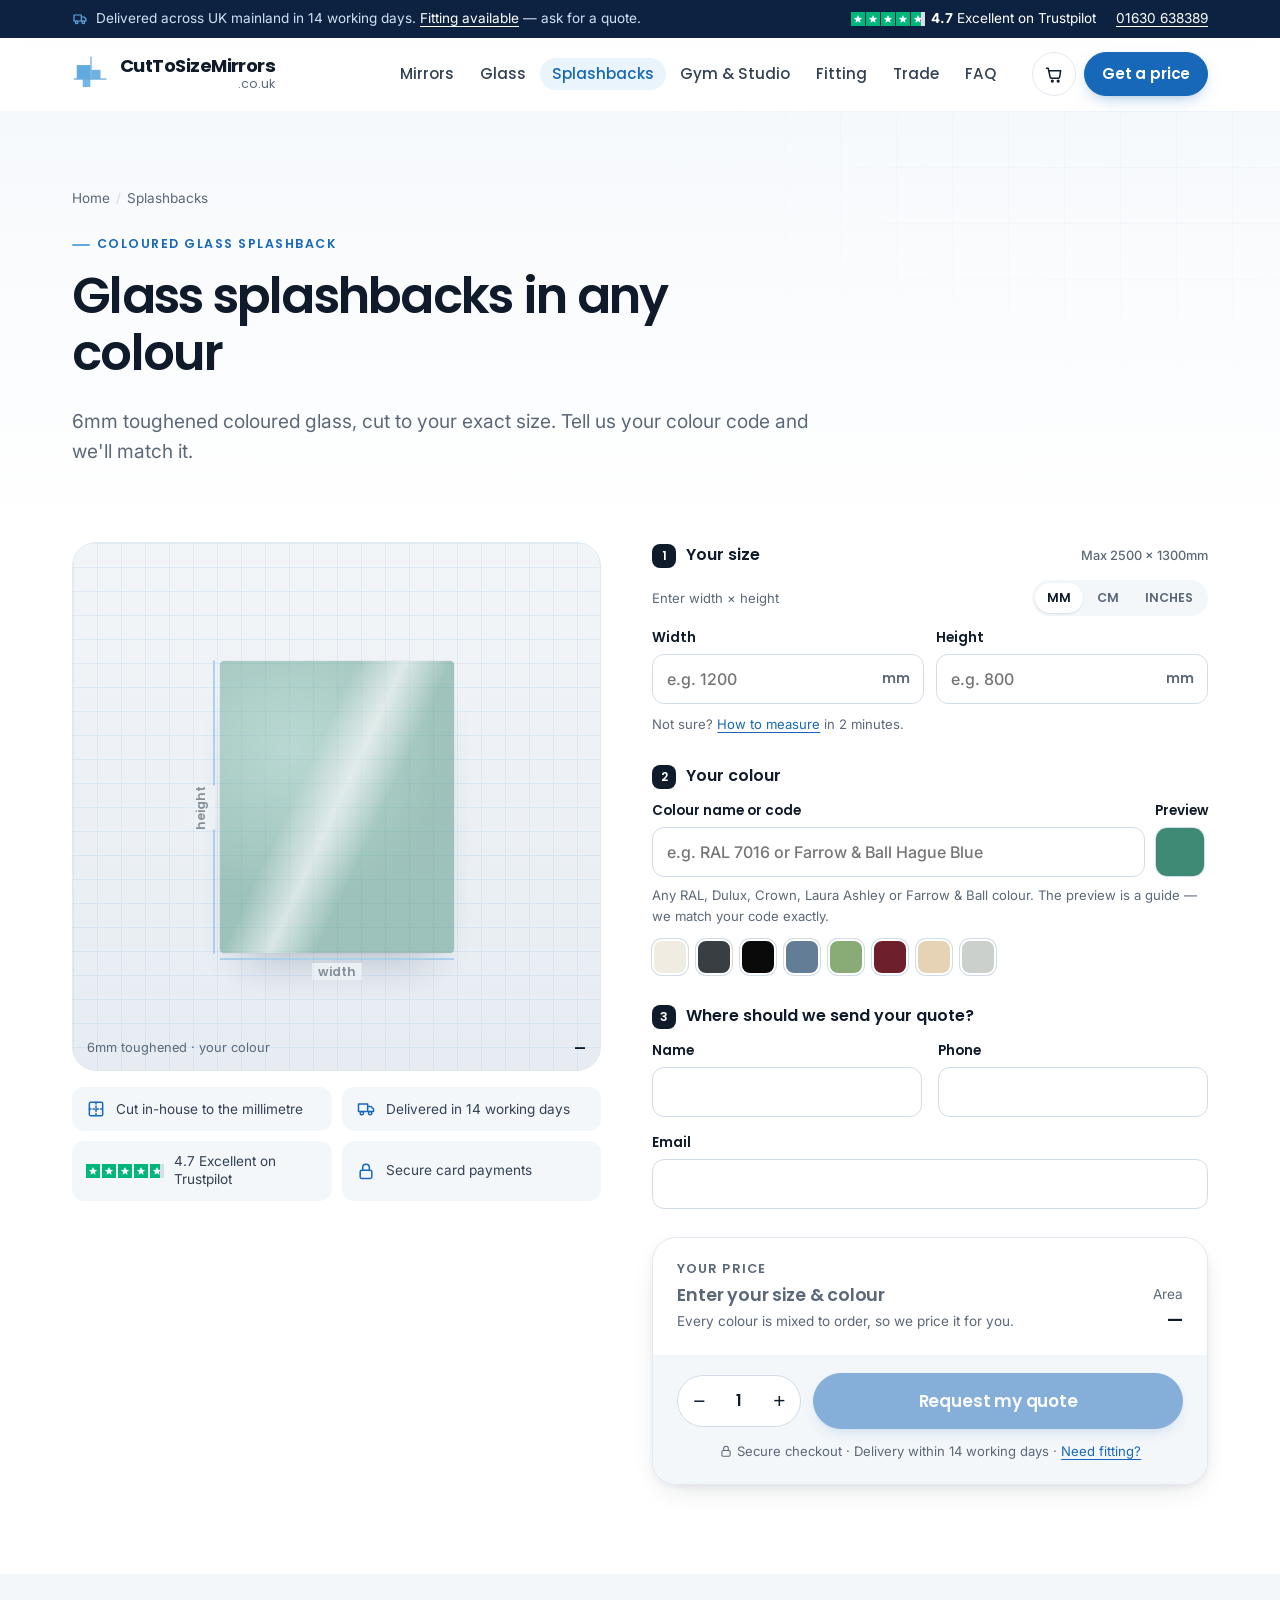
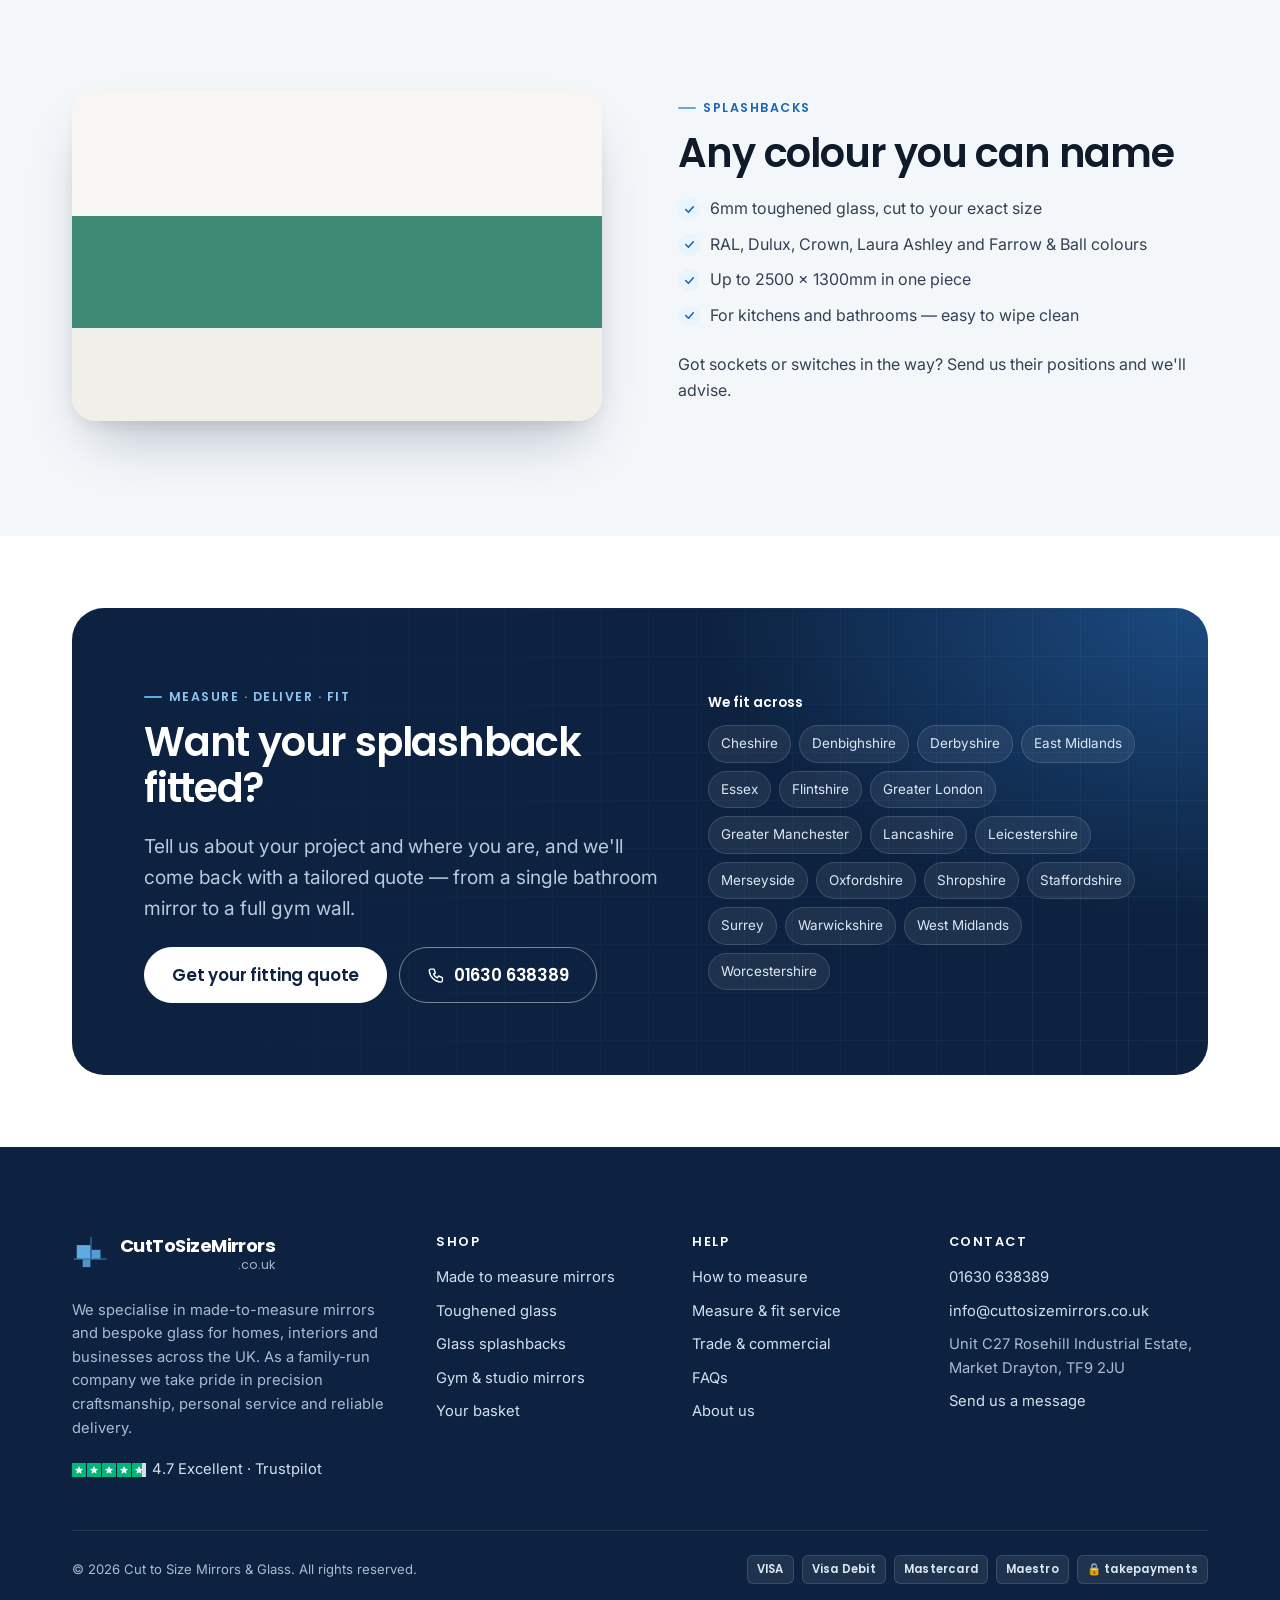
<file: product/made-to-measure-custom-splashback/index.html>
<!DOCTYPE html>
<html lang="en-GB" class="no-js">
<head>
<meta charset="utf-8">
<meta name="viewport" content="width=device-width, initial-scale=1">
<title>Made to Measure Glass Splashbacks | Any Colour | Cut to Size Mirrors UK</title>
<meta name="description" content="Made to measure coloured glass splashbacks in 6mm toughened glass. Any RAL, Dulux, Crown, Laura Ashley or Farrow & Ball colour. Kitchens and bathrooms, UK delivery.">
<link rel="canonical" href="https://cuttosizemirrors.co.uk/product/made-to-measure-custom-splashback/">
<meta name="theme-color" content="#ffffff">
<meta property="og:type" content="website">
<meta property="og:site_name" content="Cut to Size Mirrors &amp; Glass">
<meta property="og:locale" content="en_GB">
<meta property="og:title" content="Made to Measure Glass Splashbacks | Any Colour | Cut to Size Mirrors UK">
<meta property="og:description" content="Made to measure coloured glass splashbacks in 6mm toughened glass. Any RAL, Dulux, Crown, Laura Ashley or Farrow & Ball colour. Kitchens and bathrooms, UK delivery.">
<meta property="og:url" content="https://cuttosizemirrors.co.uk/product/made-to-measure-custom-splashback/">
<meta property="og:image" content="https://cuttosizemirrors.co.uk/assets/img/og-image.png">
<meta name="twitter:card" content="summary_large_image">
<link rel="icon" href="../../assets/img/favicon.svg" type="image/svg+xml">
<link rel="apple-touch-icon" href="../../assets/img/apple-touch-icon.png">
<link rel="manifest" href="../../site.webmanifest">
<link rel="preconnect" href="https://fonts.googleapis.com">
<link rel="preconnect" href="https://fonts.gstatic.com" crossorigin>
<link rel="stylesheet" href="https://fonts.googleapis.com/css2?family=Inter:wght@400;500;600&family=Poppins:wght@400;500;600;700&display=swap">
<link rel="stylesheet" href="../../assets/css/site.css">

<script>try{if(sessionStorage.getItem('ctsm-intro')||matchMedia('(prefers-reduced-motion: reduce)').matches)document.documentElement.classList.add('intro-skip');sessionStorage.setItem('ctsm-intro','1')}catch(e){}</script>
<script src="../../assets/js/config.js" defer></script><script src="../../assets/js/site.js" defer></script><script src="../../assets/js/motion.js" defer></script><script src="../../assets/js/configurator.js" defer></script>
</head>
<body class="has-mobile-bar">
<div class="scroll-progress" aria-hidden="true"></div>


<a class="skip" href="#main">Skip to content</a>
<div class="topbar">
  <div class="wrap">
    <p class="topbar__msg mb-0"><svg viewBox="0 0 24 24" fill="none" stroke="currentColor" stroke-width="1.8" stroke-linecap="round" stroke-linejoin="round" aria-hidden="true"><path d="M3 6h11v9H3zM14 9h4l3 3v3h-7"/><circle cx="7" cy="17" r="2"/><circle cx="17" cy="17" r="2"/></svg><span>Delivered across UK mainland in 14 working days. <a href="../../fitting/">Fitting available</a> — ask for a quote.</span></p>
    <div class="topbar__right">
      <a class="tp-mini" href="https://www.trustpilot.com/review/www.cuttosizemirrors.co.uk" rel="noopener" target="_blank"><span class="stars stars--sm" role="img" aria-label="Rated 4.7 out of 5"><i><svg viewBox="0 0 24 24" aria-hidden="true"><path fill="currentColor" d="M12 2.5l2.9 6.3 6.9.7-5.2 4.6 1.5 6.8L12 17.3l-6.1 3.6 1.5-6.8L2.2 9.5l6.9-.7z"/></svg></i><i><svg viewBox="0 0 24 24" aria-hidden="true"><path fill="currentColor" d="M12 2.5l2.9 6.3 6.9.7-5.2 4.6 1.5 6.8L12 17.3l-6.1 3.6 1.5-6.8L2.2 9.5l6.9-.7z"/></svg></i><i><svg viewBox="0 0 24 24" aria-hidden="true"><path fill="currentColor" d="M12 2.5l2.9 6.3 6.9.7-5.2 4.6 1.5 6.8L12 17.3l-6.1 3.6 1.5-6.8L2.2 9.5l6.9-.7z"/></svg></i><i><svg viewBox="0 0 24 24" aria-hidden="true"><path fill="currentColor" d="M12 2.5l2.9 6.3 6.9.7-5.2 4.6 1.5 6.8L12 17.3l-6.1 3.6 1.5-6.8L2.2 9.5l6.9-.7z"/></svg></i><i class="half"><svg viewBox="0 0 24 24" aria-hidden="true"><path fill="currentColor" d="M12 2.5l2.9 6.3 6.9.7-5.2 4.6 1.5 6.8L12 17.3l-6.1 3.6 1.5-6.8L2.2 9.5l6.9-.7z"/></svg></i></span><span><strong>4.7</strong> Excellent on Trustpilot</span></a>
      <a href="tel:+441630638389">01630 638389</a>
    </div>
  </div>
</div>
<header class="header">
  <div class="wrap">
    <a class="logo" href="../../" aria-label="Cut to Size Mirrors — home"><svg class="mark" viewBox="0 0 64 64" aria-hidden="true"><rect x="8" y="17" width="23" height="23" fill="#5FAAE1"/><rect x="33" y="25" width="15" height="15" fill="#5FAAE1" opacity=".9"/><rect x="18" y="41" width="13" height="13" fill="#5FAAE1" opacity=".85"/><path d="M32 3v37M3 40.5h55" stroke="#3C8FCB" stroke-width="1.6"/></svg><span class="logo__text"><span class="logo__name">CutToSizeMirrors</span><span class="logo__tld">.co.uk</span></span></a>
    <nav class="nav" aria-label="Main"><a href="../../product/custom-mirror/">Mirrors</a><a href="../../product/custom-glass/">Glass</a><a href="../../product/made-to-measure-custom-splashback/" aria-current="page">Splashbacks</a><a href="../../gym-studio-mirrors/">Gym & Studio</a><a href="../../fitting/">Fitting</a><a href="../../trade/">Trade</a><a href="../../faq/">FAQ</a></nav>
    <div class="header__actions">
      <a class="header__phone" href="tel:+441630638389"><small>Need help? Call us</small><strong>01630 638389</strong></a>
      <a class="icon-btn" href="../../basket/" aria-label="Basket"><svg viewBox="0 0 24 24" fill="none" stroke="currentColor" stroke-width="1.8" stroke-linecap="round" stroke-linejoin="round" aria-hidden="true"><path d="M3 5h2l2.2 10.2a2 2 0 002 1.8h7.6a2 2 0 002-1.6L20 8H6"/><circle cx="10" cy="20.5" r="1"/><circle cx="17" cy="20.5" r="1"/></svg><span class="badge" data-basket-count hidden>0</span></a>
      <a class="btn btn--cta" href="../../product/custom-mirror/">Get a price</a>
      <button class="icon-btn menu-btn" type="button" aria-label="Open menu" aria-controls="drawer" aria-expanded="false" data-open-drawer><svg viewBox="0 0 24 24" fill="none" stroke="currentColor" stroke-width="1.8" stroke-linecap="round" stroke-linejoin="round" aria-hidden="true"><path d="M4 7h16M4 12h16M4 17h16"/></svg></button>
    </div>
  </div>
</header>
<div class="drawer" id="drawer" aria-hidden="true">
  <div class="drawer__scrim" data-close-drawer></div>
  <div class="drawer__panel" role="dialog" aria-modal="true" aria-label="Menu">
    <div class="drawer__top"><a class="logo" href="../../" aria-label="Cut to Size Mirrors — home"><svg class="mark" viewBox="0 0 64 64" aria-hidden="true"><rect x="8" y="17" width="23" height="23" fill="#5FAAE1"/><rect x="33" y="25" width="15" height="15" fill="#5FAAE1" opacity=".9"/><rect x="18" y="41" width="13" height="13" fill="#5FAAE1" opacity=".85"/><path d="M32 3v37M3 40.5h55" stroke="#3C8FCB" stroke-width="1.6"/></svg><span class="logo__text"><span class="logo__name">CutToSizeMirrors</span><span class="logo__tld">.co.uk</span></span></a><button class="icon-btn" type="button" aria-label="Close menu" data-close-drawer><svg viewBox="0 0 24 24" fill="none" stroke="currentColor" stroke-width="1.8" stroke-linecap="round" stroke-linejoin="round" aria-hidden="true"><path d="M6 6l12 12M18 6L6 18"/></svg></button></div>
    <nav aria-label="Mobile"><a href="../../product/custom-mirror/">Mirrors</a><a href="../../product/custom-glass/">Glass</a><a href="../../product/made-to-measure-custom-splashback/" aria-current="page">Splashbacks</a><a href="../../gym-studio-mirrors/">Gym & Studio</a><a href="../../fitting/">Fitting</a><a href="../../trade/">Trade</a><a href="../../faq/">FAQ</a><a href="../../how-to-measure/">How to measure</a><a href="../../about/">About us</a><a href="../../contact-us/">Contact us</a></nav>
    <div class="drawer__foot">
      <a class="btn btn--block" href="../../product/custom-mirror/">Get an instant price</a>
      <a class="btn btn--ghost btn--block" href="tel:+441630638389"><svg viewBox="0 0 24 24" fill="none" stroke="currentColor" stroke-width="1.8" stroke-linecap="round" stroke-linejoin="round" aria-hidden="true"><path d="M5 4h4l2 5-2.5 1.5a11 11 0 005 5L15 13l5 2v4a2 2 0 01-2 2A16 16 0 013 6a2 2 0 012-2"/></svg> Call 01630 638389</a>
      <p>Mon–Fri · Unit C27, Market Drayton</p>
    </div>
  </div>
</div>

<main id="main">

<section class="page-hero">
  <div class="wrap">
    <ol class="crumbs"><li><a href="../../">Home</a></li><li aria-current="page">Splashbacks</li></ol>
    <p class="eyebrow">Coloured Glass Splashback</p>
    <h1>Glass splashbacks in any colour</h1>
    <p class="lead">6mm toughened coloured glass, cut to your exact size. Tell us your colour code and we'll match it.</p>
  </div>
</section>
<div class="wrap">
  <form class="config" data-config="splashback" novalidate>
    
<div class="config__visual">
  <div class="preview" aria-hidden="true">
    <div class="preview__wall"></div>
    <div class="preview__stage">
      <div class="preview__piece is-empty" data-piece>
        <span class="preview__sheen"></span><span class="glint" style="mix-blend-mode:soft-light"></span>
        <span class="dim dim--w"><span data-dim-w>width</span></span>
        <span class="dim dim--h"><span data-dim-h>height</span></span>
      </div>
    </div>
    <div class="preview__caption"><span data-cap-desc></span><strong data-cap-area>—</strong></div>
  </div>
  <div class="trust-row">
    <div><svg viewBox="0 0 24 24" fill="none" stroke="currentColor" stroke-width="1.8" stroke-linecap="round" stroke-linejoin="round" aria-hidden="true"><rect x="4" y="4" width="16" height="16" rx="1.5"/><path d="M4 12h16M12 4v16" stroke-dasharray="2 2.5"/></svg><span>Cut in-house to the millimetre</span></div>
    <div><svg viewBox="0 0 24 24" fill="none" stroke="currentColor" stroke-width="1.8" stroke-linecap="round" stroke-linejoin="round" aria-hidden="true"><path d="M3 6h11v9H3zM14 9h4l3 3v3h-7"/><circle cx="7" cy="17" r="2"/><circle cx="17" cy="17" r="2"/></svg><span>Delivered in 14 working days</span></div>
    <div><span class="stars stars--sm" role="img" aria-label="Rated 4.7 out of 5"><i><svg viewBox="0 0 24 24" aria-hidden="true"><path fill="currentColor" d="M12 2.5l2.9 6.3 6.9.7-5.2 4.6 1.5 6.8L12 17.3l-6.1 3.6 1.5-6.8L2.2 9.5l6.9-.7z"/></svg></i><i><svg viewBox="0 0 24 24" aria-hidden="true"><path fill="currentColor" d="M12 2.5l2.9 6.3 6.9.7-5.2 4.6 1.5 6.8L12 17.3l-6.1 3.6 1.5-6.8L2.2 9.5l6.9-.7z"/></svg></i><i><svg viewBox="0 0 24 24" aria-hidden="true"><path fill="currentColor" d="M12 2.5l2.9 6.3 6.9.7-5.2 4.6 1.5 6.8L12 17.3l-6.1 3.6 1.5-6.8L2.2 9.5l6.9-.7z"/></svg></i><i><svg viewBox="0 0 24 24" aria-hidden="true"><path fill="currentColor" d="M12 2.5l2.9 6.3 6.9.7-5.2 4.6 1.5 6.8L12 17.3l-6.1 3.6 1.5-6.8L2.2 9.5l6.9-.7z"/></svg></i><i class="half"><svg viewBox="0 0 24 24" aria-hidden="true"><path fill="currentColor" d="M12 2.5l2.9 6.3 6.9.7-5.2 4.6 1.5 6.8L12 17.3l-6.1 3.6 1.5-6.8L2.2 9.5l6.9-.7z"/></svg></i></span><span>4.7 Excellent on Trustpilot</span></div>
    <div><svg viewBox="0 0 24 24" fill="none" stroke="currentColor" stroke-width="1.8" stroke-linecap="round" stroke-linejoin="round" aria-hidden="true"><rect x="5" y="11" width="14" height="10" rx="2"/><path d="M8 11V8a4 4 0 018 0v3"/></svg><span>Secure card payments</span></div>
  </div>
</div>
    <div>
<fieldset class="opt-group">
  <legend class="opt-title"><span><span class="step-n">1</span>Your size</span><small>Max 2500 × 1300mm</small></legend>
  <div style="display:flex;justify-content:space-between;align-items:center;margin-bottom:12px;gap:12px;flex-wrap:wrap"><span class="fine">Enter width × height</span><div class="unit-toggle" role="radiogroup" aria-label="Units"><label><input type="radio" name="unit" value="mm" checked><span>MM</span></label><label><input type="radio" name="unit" value="cm"><span>CM</span></label><label><input type="radio" name="unit" value="in"><span>INCHES</span></label></div></div>
  <div class="dims">
    <div class="field"><label for="width">Width</label><div class="input-unit"><input class="input" id="width" name="width" type="number" inputmode="decimal" min="1" step="1" placeholder="e.g. 1200" required><span data-unit-label>mm</span></div></div>
    <div class="field"><label for="height">Height</label><div class="input-unit"><input class="input" id="height" name="height" type="number" inputmode="decimal" min="1" step="1" placeholder="e.g. 800" required><span data-unit-label>mm</span></div></div>
  </div>
  <p class="size-msg err" data-size-msg role="alert" hidden></p>
  <p class="fine" style="margin:10px 0 0">Not sure? <a href="../../how-to-measure/">How to measure</a> in 2 minutes.</p>
</fieldset>
<fieldset class="opt-group">
  <legend class="opt-title"><span><span class="step-n">2</span>Your colour</span></legend>
  <div class="colour-row">
    <div class="field"><label for="colour">Colour name or code</label><input class="input" id="colour" name="colour" type="text" autocomplete="off" placeholder="e.g. RAL 7016 or Farrow &amp; Ball Hague Blue" required></div>
    <div class="field"><span class="label" aria-hidden="true">Preview</span><span class="colour-pick"><input type="color" name="colourPick" value="#3f8a74" aria-label="Pick a preview colour"></span></div>
  </div>
  <p class="fine" style="margin:8px 0 0">Any RAL, Dulux, Crown, Laura Ashley or Farrow &amp; Ball colour. The preview is a guide — we match your code exactly.</p>
  <div class="swatches" aria-label="Popular colours"><button type="button" class="swatch" style="--c:#f1ece1" data-name="RAL 9010 Pure White" data-hex="#f1ece1" aria-pressed="false" aria-label="RAL 9010 Pure White" title="RAL 9010 Pure White"></button><button type="button" class="swatch" style="--c:#383e42" data-name="RAL 7016 Anthracite" data-hex="#383e42" aria-pressed="false" aria-label="RAL 7016 Anthracite" title="RAL 7016 Anthracite"></button><button type="button" class="swatch" style="--c:#0a0a0a" data-name="RAL 9005 Jet Black" data-hex="#0a0a0a" aria-pressed="false" aria-label="RAL 9005 Jet Black" title="RAL 9005 Jet Black"></button><button type="button" class="swatch" style="--c:#637d96" data-name="RAL 5014 Pigeon Blue" data-hex="#637d96" aria-pressed="false" aria-label="RAL 5014 Pigeon Blue" title="RAL 5014 Pigeon Blue"></button><button type="button" class="swatch" style="--c:#89ac76" data-name="RAL 6021 Pale Green" data-hex="#89ac76" aria-pressed="false" aria-label="RAL 6021 Pale Green" title="RAL 6021 Pale Green"></button><button type="button" class="swatch" style="--c:#6d1f2b" data-name="RAL 3004 Purple Red" data-hex="#6d1f2b" aria-pressed="false" aria-label="RAL 3004 Purple Red" title="RAL 3004 Purple Red"></button><button type="button" class="swatch" style="--c:#e6d2b5" data-name="RAL 1015 Light Ivory" data-hex="#e6d2b5" aria-pressed="false" aria-label="RAL 1015 Light Ivory" title="RAL 1015 Light Ivory"></button><button type="button" class="swatch" style="--c:#cbd0cc" data-name="RAL 7035 Light Grey" data-hex="#cbd0cc" aria-pressed="false" aria-label="RAL 7035 Light Grey" title="RAL 7035 Light Grey"></button></div>
</fieldset>
<fieldset class="opt-group" data-quote-fields hidden>
  <legend class="opt-title"><span><span class="step-n">3</span>Where should we send your quote?</span></legend>
  <input type="hidden" name="_subject" value="Splashback quote request">
  <div class="form-grid">
    <div class="field"><label for="q-name">Name</label><input class="input" id="q-name" name="name" autocomplete="name" required></div>
    <div class="field"><label for="q-phone">Phone</label><input class="input" id="q-phone" name="phone" type="tel" autocomplete="tel"></div>
    <div class="field full"><label for="q-email">Email</label><input class="input" id="q-email" name="email" type="email" autocomplete="email" required></div>
  </div>
  <p class="form-status" role="status" hidden></p>
</fieldset>
<div class="summary">
  <div class="summary__top">
    <div><div class="summary__label">Your price</div><div class="summary__price is-empty" data-price aria-live="polite">Enter your size to see your price</div><div class="summary__vat" data-vat></div></div>
    <div class="summary__area">Area<strong data-area>—</strong></div>
  </div>
  <ul class="summary__lines" data-lines></ul>
  <div class="added" data-added hidden><span><svg style="width:18px;height:18px;display:inline;vertical-align:-3px;margin-right:6px" viewBox="0 0 24 24" fill="none" stroke="currentColor" stroke-width="1.8" stroke-linecap="round" stroke-linejoin="round" aria-hidden="true"><path d="M5 12l5 5 9-10"/></svg><span data-added-text>Added</span></span><a href="../../basket/">View basket →</a></div>
  <div class="summary__actions">
    <div class="qty"><button type="button" data-qty="-1" aria-label="One fewer">−</button><input name="qty" value="1" inputmode="numeric" aria-label="Quantity"><button type="button" data-qty="1" aria-label="One more">+</button></div>
    <button class="btn btn--lg" type="button" data-add disabled><span data-add-label>Add to basket</span></button>
    <p class="fine"><svg style="width:14px;height:14px;display:inline;vertical-align:-2px" viewBox="0 0 24 24" fill="none" stroke="currentColor" stroke-width="1.8" stroke-linecap="round" stroke-linejoin="round" aria-hidden="true"><rect x="5" y="11" width="14" height="10" rx="2"/><path d="M8 11V8a4 4 0 018 0v3"/></svg> Secure checkout · Delivery within 14 working days · <a href="../../fitting/">Need fitting?</a></p>
  </div>
</div></div>
  </form>
</div>

<section class="section section--soft">
  <div class="wrap split">
    <div class="reveal"><div class="photo photo--wide" style="--g:linear-gradient(180deg,#f7f6f3 0 38%,#3f8a74 38% 72%,#f1efea 72%)"><!-- TODO(client): real splashback job photo --></div></div>
    <div>
      <p class="eyebrow">Splashbacks</p>
      <h2>Any colour you can name</h2>
      <ul class="checks">
        <li>6mm toughened glass, cut to your exact size</li>
        <li>RAL, Dulux, Crown, Laura Ashley and Farrow &amp; Ball colours</li>
        <li>Up to 2500 × 1300mm in one piece</li>
        <li>For kitchens and bathrooms — easy to wipe clean</li>
      </ul>
      <p>Got sockets or switches in the way? Send us their positions and we'll advise.</p>
    </div>
  </div>
</section>

<section class="section section--tight">
  <div class="wrap">
    <div class="cta-dark reveal">
      <div class="cta-dark__grid">
        <div>
          <p class="eyebrow">Measure · deliver · fit</p>
          <h2>Want your splashback fitted?</h2>
          <p class="lead">Tell us about your project and where you are, and we'll come back with a tailored quote — from a single bathroom mirror to a full gym wall.</p>
          <div class="cta-dark__btns">
            <a class="btn btn--light btn--lg" href="../../fitting/">Get your fitting quote</a>
            <a class="btn btn--outline-light btn--lg" href="tel:+441630638389"><svg viewBox="0 0 24 24" fill="none" stroke="currentColor" stroke-width="1.8" stroke-linecap="round" stroke-linejoin="round" aria-hidden="true"><path d="M5 4h4l2 5-2.5 1.5a11 11 0 005 5L15 13l5 2v4a2 2 0 01-2 2A16 16 0 013 6a2 2 0 012-2"/></svg> 01630 638389</a>
          </div>
        </div>
        <div>
          <p class="label" style="color:#fff;margin-bottom:12px">We fit across</p>
          <ul class="chips" data-fitting-areas></ul>
        </div>
      </div>
    </div>
  </div>
</section>
<div class="price-bar" aria-hidden="false">
  <div class="price-bar__p"><strong data-bar-price>Enter your size</strong><span data-bar-sub>Live price as you type</span></div>
  <button class="btn" type="button" data-add disabled><span data-add-label>Add to basket</span></button>
</div>

</main>

<footer class="footer">
  <div class="wrap">
    <div class="footer__grid">
      <div class="footer__about">
        <a class="logo logo--light" href="../../" aria-label="Cut to Size Mirrors — home"><svg class="mark" viewBox="0 0 64 64" aria-hidden="true"><rect x="8" y="17" width="23" height="23" fill="#5FAAE1"/><rect x="33" y="25" width="15" height="15" fill="#5FAAE1" opacity=".9"/><rect x="18" y="41" width="13" height="13" fill="#5FAAE1" opacity=".85"/><path d="M32 3v37M3 40.5h55" stroke="#3C8FCB" stroke-width="1.6"/></svg><span class="logo__text"><span class="logo__name">CutToSizeMirrors</span><span class="logo__tld">.co.uk</span></span></a>
        <p>We specialise in made-to-measure mirrors and bespoke glass for homes, interiors and businesses across the UK. As a family-run company we take pride in precision craftsmanship, personal service and reliable delivery.</p>
        <a class="tp-mini" href="https://www.trustpilot.com/review/www.cuttosizemirrors.co.uk" rel="noopener" target="_blank"><span class="stars stars--sm" role="img" aria-label="Rated 4.7 out of 5"><i><svg viewBox="0 0 24 24" aria-hidden="true"><path fill="currentColor" d="M12 2.5l2.9 6.3 6.9.7-5.2 4.6 1.5 6.8L12 17.3l-6.1 3.6 1.5-6.8L2.2 9.5l6.9-.7z"/></svg></i><i><svg viewBox="0 0 24 24" aria-hidden="true"><path fill="currentColor" d="M12 2.5l2.9 6.3 6.9.7-5.2 4.6 1.5 6.8L12 17.3l-6.1 3.6 1.5-6.8L2.2 9.5l6.9-.7z"/></svg></i><i><svg viewBox="0 0 24 24" aria-hidden="true"><path fill="currentColor" d="M12 2.5l2.9 6.3 6.9.7-5.2 4.6 1.5 6.8L12 17.3l-6.1 3.6 1.5-6.8L2.2 9.5l6.9-.7z"/></svg></i><i><svg viewBox="0 0 24 24" aria-hidden="true"><path fill="currentColor" d="M12 2.5l2.9 6.3 6.9.7-5.2 4.6 1.5 6.8L12 17.3l-6.1 3.6 1.5-6.8L2.2 9.5l6.9-.7z"/></svg></i><i class="half"><svg viewBox="0 0 24 24" aria-hidden="true"><path fill="currentColor" d="M12 2.5l2.9 6.3 6.9.7-5.2 4.6 1.5 6.8L12 17.3l-6.1 3.6 1.5-6.8L2.2 9.5l6.9-.7z"/></svg></i></span><span>4.7 Excellent · Trustpilot</span></a>
      </div>
      <div>
        <h2>Shop</h2>
        <ul>
          <li><a href="../../product/custom-mirror/">Made to measure mirrors</a></li>
          <li><a href="../../product/custom-glass/">Toughened glass</a></li>
          <li><a href="../../product/made-to-measure-custom-splashback/">Glass splashbacks</a></li>
          <li><a href="../../gym-studio-mirrors/">Gym &amp; studio mirrors</a></li>
          <li><a href="../../basket/">Your basket</a></li>
        </ul>
      </div>
      <div>
        <h2>Help</h2>
        <ul>
          <li><a href="../../how-to-measure/">How to measure</a></li>
          <li><a href="../../fitting/">Measure &amp; fit service</a></li>
          <li><a href="../../trade/">Trade &amp; commercial</a></li>
          <li><a href="../../faq/">FAQs</a></li>
          <li><a href="../../about/">About us</a></li>
        </ul>
      </div>
      <div>
        <h2>Contact</h2>
        <ul>
          <li><a href="tel:+441630638389">01630 638389</a></li>
          <li><a href="mailto:info@cuttosizemirrors.co.uk">info@cuttosizemirrors.co.uk</a></li>
          <li>Unit C27 Rosehill Industrial Estate,<br>Market Drayton, TF9 2JU</li>
          <li><a href="../../contact-us/">Send us a message</a></li>
        </ul>
      </div>
    </div>
    <div class="footer__bottom">
      <span>© <span data-year>2026</span> Cut to Size Mirrors &amp; Glass. All rights reserved.</span>
      <div class="pay" aria-label="Payment methods accepted"><span>VISA</span><span>Visa Debit</span><span>Mastercard</span><span>Maestro</span><span>🔒 takepayments</span></div>
    </div>
  </div>
</footer>
<div class="mobile-bar">
  <a class="btn btn--ghost" href="tel:+441630638389"><svg viewBox="0 0 24 24" fill="none" stroke="currentColor" stroke-width="1.8" stroke-linecap="round" stroke-linejoin="round" aria-hidden="true"><path d="M5 4h4l2 5-2.5 1.5a11 11 0 005 5L15 13l5 2v4a2 2 0 01-2 2A16 16 0 013 6a2 2 0 012-2"/></svg> Call</a>
  <a class="btn" href="../../product/custom-mirror/">Get a price</a>
</div>

</body>
</html>
</file>
<file: assets/css/site.css>
/* ==========================================================================
   Cut to Size Mirrors & Glass — site styles
   One accent colour for every call to action, logo blue for the brand,
   lots of white, soft greys and a little glass.
   ========================================================================== */

:root {
  --ink: #0f1b2a;
  --ink-2: #334155;
  --muted: #5b6878;
  --line: #e3e9f0;
  --line-2: #d3dce6;
  --bg: #ffffff;
  --bg-soft: #f4f7fa;
  --bg-tint: #eaf4fc;
  --brand: #5faae1;          /* logo blue */
  --brand-deep: #3c8fcb;
  --accent: #1768b8;         /* the one CTA colour — 5.9:1 on white */
  --accent-hover: #0f579e;
  --navy: #0d2240;
  --good: #16794a;
  --warn: #9a5b00;
  --danger: #b42318;
  --star: #00b67a;           /* Trustpilot green */

  --font-head: "Poppins", system-ui, -apple-system, "Segoe UI", sans-serif;
  --font-body: "Inter", system-ui, -apple-system, "Segoe UI", sans-serif;

  --r-sm: 10px;
  --r: 16px;
  --r-lg: 24px;
  --shadow-sm: 0 1px 2px rgba(15, 27, 42, .06), 0 1px 3px rgba(15, 27, 42, .06);
  --shadow: 0 10px 30px -12px rgba(15, 27, 42, .18), 0 2px 6px rgba(15, 27, 42, .05);
  --shadow-lg: 0 30px 60px -20px rgba(13, 34, 64, .30), 0 8px 20px -8px rgba(13, 34, 64, .12);

  --wrap: 1200px;
  --gutter: clamp(16px, 4vw, 32px);
  --header-h: 72px;
}

*, *::before, *::after { box-sizing: border-box; }
html { -webkit-text-size-adjust: 100%; scroll-behavior: smooth; scroll-padding-top: calc(var(--header-h) + 16px); }
@media (prefers-reduced-motion: reduce) {
  html { scroll-behavior: auto; }
  *, *::before, *::after { animation-duration: .01ms !important; animation-iteration-count: 1 !important; transition-duration: .01ms !important; }
}
body {
  margin: 0;
  font-family: var(--font-body);
  font-size: 16px;
  line-height: 1.6;
  color: var(--ink-2);
  background: var(--bg);
  -webkit-font-smoothing: antialiased;
  text-rendering: optimizeLegibility;
}
img, svg { display: block; max-width: 100%; }
a { color: var(--accent); text-underline-offset: 3px; }
a:hover { color: var(--accent-hover); }
h1, h2, h3, h4 { font-family: var(--font-head); color: var(--ink); line-height: 1.15; margin: 0 0 .5em; letter-spacing: -.02em; font-weight: 600; }
h1 { font-size: clamp(2.1rem, 5.2vw, 3.7rem); letter-spacing: -.035em; }
h2 { font-size: clamp(1.65rem, 3.4vw, 2.5rem); letter-spacing: -.03em; }
h3 { font-size: 1.2rem; }
p { margin: 0 0 1em; }
ul { padding-left: 1.2em; }
:focus-visible { outline: 3px solid var(--brand); outline-offset: 2px; border-radius: 6px; }
::selection { background: var(--bg-tint); color: var(--ink); }

.wrap { width: 100%; max-width: var(--wrap); margin: 0 auto; padding: 0 var(--gutter); }
.sr-only { position: absolute !important; width: 1px; height: 1px; padding: 0; margin: -1px; overflow: hidden; clip: rect(0 0 0 0); white-space: nowrap; border: 0; }
.skip { position: absolute; left: 12px; top: -60px; z-index: 100; background: var(--ink); color: #fff; padding: 10px 16px; border-radius: 8px; }
.skip:focus { top: 12px; color: #fff; }

/* ---------- Buttons ---------- */
.btn {
  --b: var(--accent);
  display: inline-flex; align-items: center; justify-content: center; gap: .5em;
  min-height: 48px; padding: .75em 1.35em;
  font: 600 1rem/1.2 var(--font-head); letter-spacing: -.01em;
  color: #fff; background: var(--b); border: 1.5px solid var(--b); border-radius: 999px;
  text-decoration: none; cursor: pointer; white-space: nowrap;
  transition: background .2s, border-color .2s, transform .2s, box-shadow .2s;
  box-shadow: 0 6px 18px -8px rgba(23, 104, 184, .6);
}
.btn:hover { color: #fff; background: var(--accent-hover); border-color: var(--accent-hover); transform: translateY(-1px); }
.btn:active { transform: none; }
.btn svg { width: 1.1em; height: 1.1em; flex: none; }
.btn--ghost { color: var(--ink); background: transparent; border-color: var(--line-2); box-shadow: none; }
.btn--ghost:hover { color: var(--ink); background: var(--bg-soft); border-color: var(--ink); }
.btn--light { color: var(--navy); background: #fff; border-color: #fff; box-shadow: none; }
.btn--light:hover { color: var(--navy); background: var(--bg-tint); border-color: var(--bg-tint); }
.btn--outline-light { color: #fff; background: transparent; border-color: rgba(255,255,255,.45); box-shadow: none; }
.btn--outline-light:hover { background: rgba(255,255,255,.1); border-color: #fff; }
.btn--block { width: 100%; }
.btn--lg { min-height: 56px; font-size: 1.05rem; padding: .85em 1.6em; }
.btn[disabled] { opacity: .5; cursor: not-allowed; transform: none; }

.link-arrow { font-weight: 600; font-family: var(--font-head); text-decoration: none; display: inline-flex; align-items: center; gap: .35em; }
.link-arrow::after { content: "→"; transition: transform .2s; }
.link-arrow:hover::after { transform: translateX(3px); }

.eyebrow {
  display: inline-flex; align-items: center; gap: .55em;
  font: 600 .78rem/1 var(--font-head); letter-spacing: .12em; text-transform: uppercase;
  color: var(--accent); margin-bottom: 1rem;
}
.eyebrow::before { content: ""; width: 18px; height: 2px; background: var(--brand); border-radius: 2px; }
.lead { font-size: clamp(1.05rem, 1.6vw, 1.2rem); color: var(--muted); max-width: 62ch; }

/* ---------- Announcement bar ---------- */
.topbar { background: var(--navy); color: #cfe3f5; font-size: .85rem; }
.topbar .wrap { display: flex; align-items: center; justify-content: space-between; gap: 16px; min-height: 38px; }
.topbar a { color: #fff; }
.topbar__msg { display: flex; align-items: center; gap: 8px; }
.topbar__msg svg { width: 16px; height: 16px; color: var(--brand); flex: none; }
.topbar__right { display: flex; gap: 20px; align-items: center; white-space: nowrap; }
.tp-mini { display: inline-flex; align-items: center; gap: 6px; color: #fff; text-decoration: none; }
.tp-mini .stars { display: inline-flex; gap: 1px; }
@media (max-width: 860px) { .topbar__right { display: none; } .topbar .wrap { justify-content: center; text-align: center; } }

/* ---------- Header ---------- */
.header {
  position: sticky; top: 0; z-index: 50;
  background: rgba(255,255,255,.86);
  backdrop-filter: saturate(180%) blur(14px); -webkit-backdrop-filter: saturate(180%) blur(14px);
  border-bottom: 1px solid transparent;
  transition: border-color .2s, box-shadow .2s;
}
.header.is-scrolled { border-bottom-color: var(--line); box-shadow: 0 6px 20px -16px rgba(15,27,42,.35); }
.header .wrap { display: flex; align-items: center; gap: 24px; height: var(--header-h); }
.logo { display: inline-flex; align-items: center; gap: 10px; text-decoration: none; color: var(--ink); flex: none; }
.logo svg.mark { width: 38px; height: 38px; }
.logo__text { display: flex; flex-direction: column; line-height: 1; }
.logo__name { font: 700 1.14rem/1 var(--font-head); letter-spacing: -.03em; color: var(--ink); }
.logo__tld { font: 400 .78rem/1 var(--font-head); color: var(--muted); align-self: flex-end; margin-top: 3px; letter-spacing: .01em; }
.logo--light .logo__name { color: #fff; }
.logo--light .logo__tld { color: #9fb6cf; }

.nav { display: flex; gap: 2px; margin-left: auto; }
.nav a {
  position: relative; padding: 8px 12px; border-radius: 999px;
  font: 500 .95rem/1 var(--font-head); color: var(--ink-2); text-decoration: none; white-space: nowrap;
  transition: background .2s, color .2s;
}
.nav a:hover { background: var(--bg-soft); color: var(--ink); }
.nav a[aria-current="page"] { color: var(--accent); background: var(--bg-tint); }
.header__actions { display: flex; align-items: center; gap: 8px; }
.header__phone { white-space: nowrap; display: inline-flex; flex-direction: column; line-height: 1.15; text-decoration: none; color: var(--ink); padding: 0 6px; }
.header__phone small { font-size: .72rem; color: var(--muted); }
.header__phone strong { font: 600 .98rem var(--font-head); letter-spacing: -.01em; }
.icon-btn {
  position: relative; display: inline-grid; place-items: center; width: 44px; height: 44px;
  border-radius: 999px; border: 1px solid var(--line); background: #fff; color: var(--ink); cursor: pointer;
  text-decoration: none; transition: border-color .2s, background .2s;
}
.icon-btn:hover { border-color: var(--ink); color: var(--ink); }
.icon-btn svg { width: 20px; height: 20px; }
.badge {
  position: absolute; top: -4px; right: -4px; min-width: 20px; height: 20px; padding: 0 5px;
  border-radius: 999px; background: var(--accent); color: #fff; font: 700 .7rem/20px var(--font-head); text-align: center;
  border: 2px solid #fff;
}
.badge[hidden] { display: none; }
.menu-btn { display: none; }
.header .btn { min-height: 44px; padding: .6em 1.1em; font-size: .95rem; }

@media (max-width: 1320px) { .header__phone { display: none; } }
@media (max-width: 1120px) { .nav a { padding: 8px 9px; font-size: .9rem; } .header .wrap { gap: 14px; } }
@media (max-width: 1000px) {
  :root { --header-h: 64px; }
  .nav, .header .btn--cta { display: none; }
  .menu-btn { display: inline-grid; }
  .header__actions { margin-left: auto; }
  .logo svg.mark { width: 32px; height: 32px; }
  .logo__name { font-size: 1.02rem; }
}

/* Mobile drawer */
.drawer { position: fixed; inset: 0; z-index: 80; pointer-events: none; }
.drawer__scrim { position: absolute; inset: 0; background: rgba(13,34,64,.45); opacity: 0; transition: opacity .3s; }
.drawer__panel {
  position: absolute; top: 0; right: 0; bottom: 0; width: min(88vw, 380px);
  background: #fff; transform: translateX(100%); transition: transform .35s cubic-bezier(.2,.8,.2,1);
  display: flex; flex-direction: column; padding: 16px 20px 24px; overflow-y: auto;
}
.drawer.is-open { pointer-events: auto; }
.drawer.is-open .drawer__scrim { opacity: 1; }
.drawer.is-open .drawer__panel { transform: none; }
.drawer__top { display: flex; justify-content: space-between; align-items: center; margin-bottom: 12px; }
.drawer nav a {
  display: flex; justify-content: space-between; align-items: center; padding: 14px 4px;
  border-bottom: 1px solid var(--line); font: 500 1.1rem var(--font-head); color: var(--ink); text-decoration: none;
}
.drawer nav a::after { content: "›"; color: var(--muted); font-size: 1.3rem; }
.drawer nav a[aria-current="page"] { color: var(--accent); }
.drawer__foot { margin-top: auto; padding-top: 20px; display: grid; gap: 10px; }
.drawer__foot p { font-size: .88rem; color: var(--muted); margin: 6px 0 0; text-align: center; }
body.no-scroll { overflow: hidden; }

/* Sticky mobile action bar */
.mobile-bar {
  display: none; position: fixed; left: 0; right: 0; bottom: 0; z-index: 40;
  padding: 10px 12px calc(10px + env(safe-area-inset-bottom));
  background: rgba(255,255,255,.94); backdrop-filter: blur(12px); -webkit-backdrop-filter: blur(12px);
  border-top: 1px solid var(--line); gap: 10px;
}
.mobile-bar .btn { flex: 1; min-height: 48px; padding: .6em 1em; }
@media (max-width: 1000px) {
  .mobile-bar { display: flex; }
  body.has-mobile-bar { padding-bottom: 76px; }
}

/* ---------- Sections ---------- */
.section { padding: clamp(64px, 9vw, 120px) 0; }
.section--soft { background: var(--bg-soft); }
.section--tight { padding: clamp(40px, 6vw, 72px) 0; }
.section__head { max-width: 720px; margin-bottom: clamp(32px, 5vw, 56px); }
.section__head--center { margin-left: auto; margin-right: auto; text-align: center; }
.section__head--center .eyebrow { justify-content: center; }
.section__head--center .lead { margin-left: auto; margin-right: auto; }
.section__head--split { display: flex; justify-content: space-between; align-items: flex-end; gap: 24px; max-width: none; }
.section__head--split > div { max-width: 640px; }
@media (max-width: 760px) { .section__head--split { flex-direction: column; align-items: flex-start; } }

.grid { display: grid; gap: clamp(16px, 2.2vw, 24px); }
.grid--2 { grid-template-columns: repeat(2, 1fr); }
.grid--3 { grid-template-columns: repeat(3, 1fr); }
.grid--4 { grid-template-columns: repeat(4, 1fr); }
@media (max-width: 960px) { .grid--3, .grid--4 { grid-template-columns: repeat(2, 1fr); } }
@media (max-width: 640px) { .grid--2, .grid--3, .grid--4 { grid-template-columns: 1fr; } }

/* ---------- Hero ---------- */
.hero { position: relative; overflow: hidden; padding: clamp(40px, 7vw, 96px) 0 clamp(56px, 8vw, 112px); }
.hero::before {
  content: ""; position: absolute; inset: 0; z-index: -2;
  background:
    radial-gradient(60% 60% at 85% 20%, rgba(95,170,225,.22), transparent 60%),
    radial-gradient(50% 50% at 10% 90%, rgba(95,170,225,.12), transparent 60%),
    linear-gradient(180deg, #fbfdff 0%, #f1f6fb 100%);
}
.hero::after { /* cutting-guide grid, echoing the logo crosshairs */
  content: ""; position: absolute; inset: 0; z-index: -1; opacity: .55;
  background-image: linear-gradient(rgba(95,170,225,.14) 1px, transparent 1px), linear-gradient(90deg, rgba(95,170,225,.14) 1px, transparent 1px);
  background-size: 64px 64px;
  -webkit-mask-image: radial-gradient(70% 70% at 70% 40%, #000, transparent 75%); mask-image: radial-gradient(70% 70% at 70% 40%, #000, transparent 75%);
}
.hero__grid { display: grid; grid-template-columns: 1.08fr .92fr; gap: clamp(32px, 5vw, 72px); align-items: center; }
.hero h1 em { font-style: normal; color: var(--accent); position: relative; white-space: nowrap; }
.hero h1 em::after {
  content: ""; position: absolute; left: 0; right: 0; bottom: .02em; height: .14em; border-radius: 4px;
  background: linear-gradient(90deg, var(--brand), rgba(95,170,225,.2));
  z-index: -1;
}
.hero__ctas { display: flex; flex-wrap: wrap; gap: 12px; margin: 28px 0 32px; }
.hero__proof { display: flex; flex-wrap: wrap; gap: 14px 28px; align-items: center; font-size: .92rem; color: var(--muted); }
.hero__proof strong { color: var(--ink); }
.proof-item { display: inline-flex; align-items: center; gap: 8px; }
.proof-item svg { width: 18px; height: 18px; color: var(--accent); }
@media (max-width: 960px) {
  .hero__grid { grid-template-columns: 1fr; }
  .hero .lead { font-size: 1.02rem; }
  .hero__ctas { display: none; }
  .hero__proof { margin-top: 18px; gap: 10px 20px; font-size: .88rem; }
  .quote-stage__mirror { width: 70%; top: -4%; }
}

/* Trustpilot style stars */
.stars { display: inline-flex; gap: 2px; }
.stars i { width: 18px; height: 18px; background: var(--star); display: grid; place-items: center; }
.stars i svg { width: 13px; height: 13px; color: #fff; }
.stars i.half { background: linear-gradient(90deg, var(--star) 70%, #dcdce6 70%); }
.stars--sm i { width: 14px; height: 14px; }
.stars--sm i svg { width: 10px; height: 10px; }

/* Quick price card */
.quote-stage { position: relative; }
.quote-stage__mirror {
  position: absolute; z-index: -1; right: -6%; top: -8%; width: 78%; aspect-ratio: 3 / 4;
  border-radius: 28px; overflow: hidden;
  background: linear-gradient(135deg, #f8fbfe 0%, #d6e3ee 35%, #eef4f9 52%, #bccddc 70%, #e9f0f6 100%);
  box-shadow: var(--shadow-lg), inset 0 0 0 1px rgba(255,255,255,.8), inset 0 0 0 10px rgba(255,255,255,.35);
}
.quote-stage__mirror::after {
  content: ""; position: absolute; inset: -40%;
  background: linear-gradient(115deg, transparent 40%, rgba(255,255,255,.85) 48%, transparent 56%);
  animation: sheen 7s ease-in-out infinite;
}
@keyframes sheen { 0%, 100% { transform: translateX(-30%); } 50% { transform: translateX(30%); } }
.quote-stage__cross { position: absolute; background: var(--brand); opacity: .7; }
.quote-stage__cross--v { width: 1.5px; top: -12%; bottom: 30%; right: 12%; }
.quote-stage__cross--h { height: 1.5px; left: -4%; right: -8%; top: 58%; }

.card-glass {
  position: relative;
  background: rgba(255,255,255,.82);
  backdrop-filter: blur(18px) saturate(160%); -webkit-backdrop-filter: blur(18px) saturate(160%);
  border: 1px solid rgba(255,255,255,.9);
  border-radius: var(--r-lg);
  box-shadow: var(--shadow-lg);
  padding: clamp(20px, 3vw, 30px);
}
.qp h2 { font-size: 1.3rem; margin-bottom: 4px; }
.qp > p { font-size: .92rem; color: var(--muted); margin-bottom: 18px; }
.tabs { display: grid; grid-template-columns: repeat(3, 1fr); gap: 4px; padding: 4px; background: var(--bg-soft); border-radius: 999px; margin-bottom: 18px; }
.tabs button {
  border: 0; background: transparent; border-radius: 999px; padding: 10px 6px; cursor: pointer;
  font: 600 .88rem var(--font-head); color: var(--muted); transition: background .2s, color .2s, box-shadow .2s;
}
.tabs button[aria-selected="true"] { background: #fff; color: var(--ink); box-shadow: var(--shadow-sm); }
.qp__dims { display: grid; grid-template-columns: 1fr auto 1fr; gap: 10px; align-items: end; }
.qp__x { padding-bottom: 14px; color: var(--muted); font-weight: 600; }
.qp__result {
  margin: 18px 0; padding: 16px 18px; border-radius: var(--r); background: var(--bg-tint);
  display: flex; justify-content: space-between; align-items: center; gap: 12px; min-height: 76px;
}
.qp__price { font: 700 1.7rem/1 var(--font-head); color: var(--ink); letter-spacing: -.03em; }
.qp__price small { font: 500 .8rem var(--font-body); color: var(--muted); letter-spacing: 0; margin-left: 4px; }
.qp__meta { font-size: .82rem; color: var(--muted); text-align: right; line-height: 1.4; }
.qp__hint { font-size: .95rem; color: var(--muted); }
.qp__note { font-size: .8rem; color: var(--muted); margin: 12px 0 0; text-align: center; }

/* ---------- Forms ---------- */
.field { display: grid; gap: 6px; }
.field label, .label { font: 600 .85rem var(--font-head); color: var(--ink); }
.field .hint { font-size: .82rem; color: var(--muted); }
.input, .select, .textarea {
  width: 100%; min-height: 50px; padding: 12px 14px;
  font: 500 1rem var(--font-body); color: var(--ink);
  background: #fff; border: 1.5px solid var(--line-2); border-radius: 12px;
  transition: border-color .2s, box-shadow .2s; appearance: none; -webkit-appearance: none;
}
.textarea { min-height: 120px; resize: vertical; }
.select { background-image: url("data:image/svg+xml,%3Csvg xmlns='http://www.w3.org/2000/svg' width='12' height='8' viewBox='0 0 12 8'%3E%3Cpath d='M1 1l5 5 5-5' fill='none' stroke='%235b6878' stroke-width='1.8'/%3E%3C/svg%3E"); background-repeat: no-repeat; background-position: right 14px center; padding-right: 38px; }
.input:hover, .select:hover, .textarea:hover { border-color: #b7c4d2; }
.input:focus, .select:focus, .textarea:focus { outline: none; border-color: var(--accent); box-shadow: 0 0 0 4px rgba(23,104,184,.14); }
.input[aria-invalid="true"] { border-color: var(--danger); box-shadow: 0 0 0 4px rgba(180,35,24,.1); }
.input-unit { position: relative; }
.input-unit .input { padding-right: 52px; }
.input-unit span { position: absolute; right: 14px; top: 50%; transform: translateY(-50%); font: 600 .82rem var(--font-head); color: var(--muted); pointer-events: none; }
.form-grid { display: grid; grid-template-columns: 1fr 1fr; gap: 16px; }
.form-grid .full { grid-column: 1 / -1; }
@media (max-width: 640px) { .form-grid { grid-template-columns: 1fr; } }
.form-status { padding: 14px 16px; border-radius: 12px; font-size: .95rem; }
.form-status[hidden] { display: none; }
.form-status.ok { background: #e8f6ee; color: var(--good); }
.form-status.err { background: #fdecea; color: var(--danger); }
.fine { font-size: .82rem; color: var(--muted); }

/* ---------- USP strip ---------- */
.usp-strip { border-top: 1px solid var(--line); border-bottom: 1px solid var(--line); background: #fff; }
.usp-strip ul { list-style: none; margin: 0; padding: 0; display: grid; grid-template-columns: repeat(5, 1fr); }
.usp-strip li { display: flex; align-items: center; gap: 12px; padding: 22px 16px; font-size: .9rem; line-height: 1.35; color: var(--ink-2); }
.usp-strip li + li { border-left: 1px solid var(--line); }
.usp-strip strong { display: block; color: var(--ink); font-family: var(--font-head); font-weight: 600; font-size: .95rem; }
.usp-ico { flex: none; width: 40px; height: 40px; border-radius: 12px; background: var(--bg-tint); color: var(--accent); display: grid; place-items: center; }
.usp-ico svg { width: 20px; height: 20px; }
@media (max-width: 1080px) {
  .usp-strip ul { grid-template-columns: repeat(5, minmax(220px, 1fr)); overflow-x: auto; scroll-snap-type: x mandatory; scrollbar-width: none; }
  .usp-strip ul::-webkit-scrollbar { display: none; }
  .usp-strip li { scroll-snap-align: start; }
}

/* ---------- Product cards ---------- */
.pcard {
  position: relative; display: flex; flex-direction: column; overflow: hidden;
  background: #fff; border: 1px solid var(--line); border-radius: var(--r-lg);
  text-decoration: none; color: inherit; transition: transform .3s cubic-bezier(.2,.8,.2,1), box-shadow .3s, border-color .3s;
}
.pcard:hover { transform: translateY(-4px); box-shadow: var(--shadow-lg); border-color: transparent; color: inherit; }
.pcard__art { position: relative; aspect-ratio: 4 / 3; overflow: hidden; }
.pcard__body { padding: 22px 24px 26px; display: flex; flex-direction: column; gap: 6px; flex: 1; }
.pcard__body h3 { font-size: 1.3rem; margin: 0; }
.pcard__body p { margin: 0; color: var(--muted); font-size: .95rem; }
.pcard__foot { margin-top: auto; padding-top: 14px; display: flex; justify-content: space-between; align-items: center; }
.pcard__price { font: 600 .95rem var(--font-head); color: var(--ink); }
.pcard__price small { color: var(--muted); font-weight: 500; font-family: var(--font-body); }
.pcard__go { width: 40px; height: 40px; border-radius: 999px; display: grid; place-items: center; background: var(--bg-soft); color: var(--ink); transition: background .2s, color .2s, transform .3s; }
.pcard:hover .pcard__go { background: var(--accent); color: #fff; transform: rotate(-45deg); }
.pcard__go svg { width: 18px; height: 18px; }

/* Art: CSS-drawn mirror / glass / splashback scenes (swap for real job photos) */
.art { position: absolute; inset: 0; }
.art--mirror { background: linear-gradient(180deg, #e9eef3 0%, #dfe6ec 62%, #cdd5dc 62%, #c3ccd4 100%); }
.art--mirror .pane {
  position: absolute; left: 22%; right: 22%; top: 12%; bottom: 30%; border-radius: 6px;
  background: linear-gradient(135deg, #fdfefe 0%, #cfdbe6 30%, #f4f8fb 48%, #aebfcf 66%, #e7eef4 100%);
  box-shadow: 0 20px 30px -18px rgba(13,34,64,.55), inset 0 0 0 5px rgba(255,255,255,.55);
}
.art--mirror .basin { position: absolute; left: 34%; right: 34%; bottom: 25%; height: 9%; border-radius: 0 0 50% 50% / 0 0 100% 100%; background: #fff; box-shadow: 0 6px 10px -6px rgba(0,0,0,.25); }
.art--glass { background: linear-gradient(180deg, #f3eee8 0%, #e8e0d6 100%); }
.art--glass .shelf { position: absolute; left: 16%; right: 16%; height: 5%; border-radius: 3px; background: linear-gradient(180deg, rgba(190,226,230,.85), rgba(120,185,195,.75)); box-shadow: 0 10px 14px -8px rgba(40,80,90,.45), inset 0 1px 0 rgba(255,255,255,.9); }
.art--glass .shelf:nth-child(1) { top: 26%; }
.art--glass .shelf:nth-child(2) { top: 50%; }
.art--glass .shelf:nth-child(3) { top: 74%; }
.art--glass .obj { position: absolute; border-radius: 6px 6px 3px 3px; }
.art--splash { background: linear-gradient(180deg, #f7f6f3 0 38%, #3f8a74 38% 72%, #f1efea 72%); }
.art--splash::before { content: ""; position: absolute; left: 0; right: 0; top: 38%; height: 34%; background: linear-gradient(120deg, transparent 30%, rgba(255,255,255,.28) 45%, transparent 60%); }
.art--splash .worktop { position: absolute; left: 0; right: 0; top: 70%; height: 4%; background: #ddd8cf; box-shadow: 0 4px 6px -2px rgba(0,0,0,.12); }
.art--splash .pendant { position: absolute; top: 0; width: 2px; height: 22%; background: #6b6b6b; }
.art--splash .pendant::after { content: ""; position: absolute; left: 50%; bottom: -14px; transform: translateX(-50%); width: 34px; height: 18px; border-radius: 34px 34px 4px 4px; background: #2b2f33; }
.art--splash .tap { position: absolute; top: 58%; left: 58%; width: 6px; height: 12%; background: #b9bec4; border-radius: 3px; }
.art--splash .tap::before { content: ""; position: absolute; top: 0; left: -14px; width: 20px; height: 5px; background: #b9bec4; border-radius: 3px; }
.art-tag { position: absolute; left: 14px; top: 14px; padding: 6px 10px; border-radius: 999px; background: rgba(255,255,255,.9); font: 600 .75rem var(--font-head); color: var(--ink); backdrop-filter: blur(6px); }

/* ---------- Steps ---------- */
.steps { counter-reset: step; list-style: none; padding: 0; margin: 0; display: grid; grid-template-columns: repeat(4, 1fr); gap: 20px; position: relative; }
.steps::before { content: ""; position: absolute; top: 27px; left: 12%; right: 12%; height: 2px; background: repeating-linear-gradient(90deg, var(--line-2) 0 8px, transparent 8px 14px); z-index: 0; }
.steps li { position: relative; z-index: 1; text-align: center; padding: 0 8px; }
.steps li::before {
  counter-increment: step; content: counter(step);
  display: grid; place-items: center; width: 56px; height: 56px; margin: 0 auto 18px;
  border-radius: 18px; background: #fff; border: 1px solid var(--line); box-shadow: var(--shadow);
  font: 700 1.2rem var(--font-head); color: var(--accent);
}
.steps h3 { font-size: 1.05rem; margin-bottom: 6px; }
.steps p { font-size: .93rem; color: var(--muted); margin: 0; }
@media (max-width: 860px) {
  .steps { grid-template-columns: 1fr; gap: 0; }
  .steps::before { top: 28px; bottom: 28px; left: 27px; right: auto; width: 2px; height: auto; background: repeating-linear-gradient(180deg, var(--line-2) 0 8px, transparent 8px 14px); }
  .steps li { text-align: left; display: grid; grid-template-columns: 56px 1fr; column-gap: 18px; padding: 0 0 24px; }
  .steps li::before { margin: 0; grid-row: span 2; }
}

/* ---------- Use case tiles ---------- */
.uses { display: grid; grid-template-columns: repeat(3, 1fr); gap: 16px; }
.use {
  position: relative; display: flex; flex-direction: column; justify-content: flex-end; min-height: 220px;
  padding: 22px; border-radius: var(--r-lg); overflow: hidden; color: #fff; text-decoration: none;
  isolation: isolate; transition: transform .3s cubic-bezier(.2,.8,.2,1);
}
.use:hover { transform: translateY(-3px); color: #fff; }
.use::before { content: ""; position: absolute; inset: 0; z-index: -1; background: linear-gradient(115deg, transparent 30%, rgba(255,255,255,.16) 42%, transparent 54%), linear-gradient(rgba(255,255,255,.06) 1px, transparent 1px) 0 0 / 100% 40px, var(--g); transition: transform .6s; }
.use:hover::before { transform: scale(1.05); }
.use::after { content: ""; position: absolute; inset: 0; z-index: -1; background: linear-gradient(180deg, transparent 30%, rgba(8,20,38,.55)); }
.use svg { position: absolute; top: 20px; right: 20px; width: 44px; height: 44px; opacity: .9; }
.use h3 { color: #fff; margin: 0 0 4px; font-size: 1.25rem; }
.use p { margin: 0; font-size: .9rem; color: rgba(255,255,255,.86); }
@media (max-width: 860px) { .uses { grid-template-columns: repeat(2, 1fr); } .use { min-height: 180px; } }
@media (max-width: 520px) { .uses { grid-template-columns: 1fr; } }

/* ---------- Feature list / pillars ---------- */
.pillars { display: grid; grid-template-columns: repeat(2, 1fr); gap: 16px; }
.pillar { padding: 22px; border-radius: var(--r); background: #fff; border: 1px solid var(--line); }
.pillar .usp-ico { margin-bottom: 14px; }
.pillar h3 { font-size: 1.02rem; margin-bottom: 4px; }
.pillar p { font-size: .92rem; color: var(--muted); margin: 0; }
@media (max-width: 520px) { .pillars { grid-template-columns: 1fr; } }
.split { display: grid; grid-template-columns: 1fr 1fr; gap: clamp(32px, 6vw, 80px); align-items: center; }
@media (max-width: 900px) { .split { grid-template-columns: 1fr; } }

.checks { list-style: none; padding: 0; margin: 0 0 1.5em; display: grid; gap: 10px; }
.checks li { position: relative; padding-left: 32px; }
.checks li::before {
  content: ""; position: absolute; left: 0; top: 2px; width: 22px; height: 22px; border-radius: 999px; background: var(--bg-tint)
    url("data:image/svg+xml,%3Csvg xmlns='http://www.w3.org/2000/svg' viewBox='0 0 24 24' fill='none' stroke='%231768b8' stroke-width='3' stroke-linecap='round' stroke-linejoin='round'%3E%3Cpath d='M5 12l5 5 9-10'/%3E%3C/svg%3E") center / 13px no-repeat;
}
.checks--light li::before { background-color: rgba(255,255,255,.14); background-image: url("data:image/svg+xml,%3Csvg xmlns='http://www.w3.org/2000/svg' viewBox='0 0 24 24' fill='none' stroke='%23ffffff' stroke-width='3' stroke-linecap='round' stroke-linejoin='round'%3E%3Cpath d='M5 12l5 5 9-10'/%3E%3C/svg%3E"); }

/* Photo slot — drop a real job photo in here */
.photo {
  position: relative; border-radius: var(--r-lg); overflow: hidden; aspect-ratio: 4 / 5; box-shadow: var(--shadow-lg);
  background: var(--g, linear-gradient(135deg, #dbe7f1, #f5f9fc 45%, #c4d4e2));
}
.photo img { width: 100%; height: 100%; object-fit: cover; }
.photo--wide { aspect-ratio: 16 / 10; }
.photo__badge {
  position: absolute; left: 16px; bottom: 16px; right: 16px; display: flex; align-items: center; gap: 12px;
  padding: 14px 16px; border-radius: var(--r); background: rgba(255,255,255,.9); backdrop-filter: blur(10px);
}
.photo__badge strong { display: block; font: 600 1rem var(--font-head); color: var(--ink); }
.photo__badge span { font-size: .85rem; color: var(--muted); }

/* ---------- Logo strip ---------- */
.logos { display: flex; flex-wrap: wrap; justify-content: center; align-items: center; gap: 12px 48px; }
.logos span { font: 700 1.15rem var(--font-head); color: #8894a3; letter-spacing: -.02em; filter: grayscale(1); opacity: .9; transition: color .2s; white-space: nowrap; }
.logos span:hover { color: var(--ink); }
.logos .serif { font-family: Georgia, "Times New Roman", serif; font-weight: 400; letter-spacing: .02em; }

/* ---------- Reviews ---------- */
.reviews { display: grid; grid-template-columns: 320px 1fr; gap: clamp(24px, 4vw, 48px); align-items: start; }
.tp-score { padding: 28px; border-radius: var(--r-lg); background: #fff; border: 1px solid var(--line); }
.tp-score__big { font: 700 3.4rem/1 var(--font-head); color: var(--ink); letter-spacing: -.04em; }
.tp-score p { color: var(--muted); font-size: .92rem; margin: 10px 0 18px; }
.tp-logo { display: inline-flex; align-items: center; gap: 6px; font: 700 1.05rem var(--font-head); color: var(--ink); margin-bottom: 14px; }
.tp-logo svg { width: 22px; height: 22px; color: var(--star); }
.review-list { display: grid; grid-template-columns: repeat(2, 1fr); gap: 16px; }
.review { padding: 24px; border-radius: var(--r-lg); background: #fff; border: 1px solid var(--line); display: flex; flex-direction: column; gap: 12px; }
.review p { margin: 0; color: var(--ink-2); }
.review footer { margin-top: auto; font-size: .82rem; color: var(--muted); }
@media (max-width: 960px) { .reviews { grid-template-columns: 1fr; } }
@media (max-width: 640px) { .review-list { grid-template-columns: 1fr; } }

/* ---------- Dark CTA ---------- */
.cta-dark {
  position: relative; overflow: hidden; isolation: isolate;
  border-radius: clamp(20px, 3vw, 32px); padding: clamp(32px, 6vw, 72px);
  background: radial-gradient(80% 120% at 100% 0%, #1b4a80 0%, var(--navy) 55%); color: #c9d8e8;
}
.cta-dark::after {
  content: ""; position: absolute; inset: 0; z-index: -1; opacity: .35;
  background-image: linear-gradient(rgba(95,170,225,.25) 1px, transparent 1px), linear-gradient(90deg, rgba(95,170,225,.25) 1px, transparent 1px);
  background-size: 48px 48px; -webkit-mask-image: linear-gradient(90deg, transparent, #000); mask-image: linear-gradient(90deg, transparent, #000);
}
.cta-dark h2 { color: #fff; }
.cta-dark .eyebrow { color: #8ec6ef; }
.cta-dark .lead { color: #b8cadd; }
.cta-dark__grid { display: grid; grid-template-columns: 1.1fr .9fr; gap: 40px; align-items: center; }
.cta-dark__btns { display: flex; flex-wrap: wrap; gap: 12px; margin-top: 24px; }
@media (max-width: 900px) { .cta-dark__grid { grid-template-columns: 1fr; } }
.chips { display: flex; flex-wrap: wrap; gap: 8px; list-style: none; padding: 0; margin: 0; }
.chips li, .chip { padding: 7px 12px; border-radius: 999px; font-size: .84rem; background: var(--bg-soft); color: var(--ink-2); border: 1px solid var(--line); }
.cta-dark .chips li { background: rgba(255,255,255,.07); border-color: rgba(255,255,255,.14); color: #dce8f4; }

/* ---------- FAQ ---------- */
.faq { display: grid; gap: 12px; }
.faq details { background: #fff; border: 1px solid var(--line); border-radius: var(--r); transition: box-shadow .2s, border-color .2s; }
.faq details[open] { border-color: transparent; box-shadow: var(--shadow); }
.faq summary {
  list-style: none; cursor: pointer; padding: 20px 56px 20px 22px; position: relative;
  font: 600 1.02rem var(--font-head); color: var(--ink);
}
.faq summary::-webkit-details-marker { display: none; }
.faq summary::after {
  content: ""; position: absolute; right: 20px; top: 50%; width: 26px; height: 26px; margin-top: -13px; border-radius: 999px;
  background: var(--bg-soft) url("data:image/svg+xml,%3Csvg xmlns='http://www.w3.org/2000/svg' viewBox='0 0 24 24' fill='none' stroke='%230f1b2a' stroke-width='2.4' stroke-linecap='round'%3E%3Cpath d='M12 5v14M5 12h14'/%3E%3C/svg%3E") center / 13px no-repeat;
  transition: transform .25s;
}
.faq details[open] summary::after { transform: rotate(45deg); background-color: var(--bg-tint); }
.faq .faq__a { padding: 0 22px 20px; color: var(--muted); }
.faq .faq__a p:last-child { margin: 0; }
.faq-cats { display: grid; grid-template-columns: 240px 1fr; gap: 48px; align-items: start; }
.faq-cats nav { position: sticky; top: calc(var(--header-h) + 24px); display: grid; gap: 4px; }
.faq-cats nav a { padding: 10px 14px; border-radius: 10px; text-decoration: none; color: var(--ink-2); font: 500 .95rem var(--font-head); }
.faq-cats nav a:hover { background: var(--bg-soft); }
.faq-cats h2 { font-size: 1.4rem; margin: 40px 0 16px; }
.faq-cats h2:first-child { margin-top: 0; }
@media (max-width: 860px) { .faq-cats { grid-template-columns: 1fr; } .faq-cats nav { display: none; } }

/* ---------- Page hero (inner pages) ---------- */
.page-hero { position: relative; padding: clamp(40px, 6vw, 80px) 0 clamp(32px, 5vw, 56px); background: linear-gradient(180deg, #f6f9fc, #fff); overflow: hidden; }
.page-hero::after {
  content: ""; position: absolute; inset: 0; z-index: 0; pointer-events: none; opacity: .5;
  background-image: linear-gradient(rgba(95,170,225,.13) 1px, transparent 1px), linear-gradient(90deg, rgba(95,170,225,.13) 1px, transparent 1px);
  background-size: 56px 56px; -webkit-mask-image: radial-gradient(60% 90% at 90% 0%, #000, transparent 70%); mask-image: radial-gradient(60% 90% at 90% 0%, #000, transparent 70%);
}
.page-hero .wrap { position: relative; z-index: 1; }
.page-hero h1 { font-size: clamp(2rem, 4.4vw, 3.1rem); max-width: 20ch; }
.crumbs { display: flex; flex-wrap: wrap; gap: 6px; list-style: none; padding: 0; margin: 0 0 18px; font-size: .85rem; color: var(--muted); }
.crumbs li + li::before { content: "/"; margin-right: 6px; color: var(--line-2); }
.crumbs a { color: var(--muted); text-decoration: none; }
.crumbs a:hover { color: var(--accent); }

/* ---------- Configurator ---------- */
.config { display: grid; grid-template-columns: minmax(0, 1fr) minmax(0, 1.05fr); gap: clamp(24px, 4vw, 56px); align-items: start; padding-bottom: clamp(48px, 7vw, 96px); }
.config__visual { position: sticky; top: calc(var(--header-h) + 20px); display: grid; gap: 16px; }
@media (max-width: 960px) {
  .config { grid-template-columns: minmax(0, 1fr); }
  .config__visual { position: static; }
  .preview { aspect-ratio: 16 / 11; }
  .config__visual .trust-row { display: none; }
}

.preview {
  position: relative; aspect-ratio: 1 / 1; border-radius: var(--r-lg); overflow: hidden;
  background: linear-gradient(180deg, #f2f5f8, #e6ecf2); border: 1px solid var(--line);
  display: grid; place-items: center;
}
.preview__wall { position: absolute; inset: 0; background-image: linear-gradient(rgba(95,170,225,.12) 1px, transparent 1px), linear-gradient(90deg, rgba(95,170,225,.12) 1px, transparent 1px); background-size: 24px 24px; }
.preview__stage { position: relative; width: 74%; height: 74%; display: grid; place-items: center; }
.preview__piece {
  position: relative; width: 60%; height: 60%; border-radius: 4px;
  transition: width .45s cubic-bezier(.2,.8,.2,1), height .45s cubic-bezier(.2,.8,.2,1), background .4s, box-shadow .4s;
  background: var(--piece, linear-gradient(135deg, #fdfefe 0%, #cfdbe6 30%, #f4f8fb 48%, #aebfcf 66%, #e7eef4 100%));
  box-shadow: 0 30px 40px -24px rgba(13,34,64,.55), 0 0 0 1px rgba(13,34,64,.08);
}
.preview__sheen { position: absolute; inset: 0; overflow: hidden; border-radius: inherit; pointer-events: none; }
.preview__sheen::after { content: ""; position: absolute; inset: -30%; background: linear-gradient(115deg, transparent 42%, rgba(255,255,255,.7) 50%, transparent 58%); animation: sheen 8s ease-in-out infinite; }
.preview__piece.is-bevel { box-shadow: 0 30px 40px -24px rgba(13,34,64,.55), inset 0 0 0 6px rgba(255,255,255,.55), inset 0 0 0 7px rgba(13,34,64,.12), inset 0 0 0 12px rgba(255,255,255,.2); }
.preview__piece.is-empty { opacity: .45; }
.dim { position: absolute; font: 600 .78rem var(--font-head); color: var(--ink); white-space: nowrap; }
.dim--w { left: 0; right: 0; top: calc(100% + 10px); text-align: center; }
.dim--h { top: 0; bottom: 0; right: calc(100% + 10px); writing-mode: vertical-rl; transform: rotate(180deg); text-align: center; }
.dim--w::before, .dim--h::before { content: ""; position: absolute; background: var(--brand); }
.dim--w::before { left: 0; right: 0; top: -5px; height: 1.5px; }
.dim--h::before { top: 0; bottom: 0; left: -5px; width: 1.5px; }
.dim span { background: #eef2f6; padding: 0 6px; position: relative; }
.preview__caption { position: absolute; left: 14px; bottom: 12px; right: 14px; display: flex; justify-content: space-between; font-size: .8rem; color: var(--muted); }
.preview__caption strong { color: var(--ink); font-family: var(--font-head); }

.trust-row { display: grid; grid-template-columns: repeat(2, 1fr); gap: 10px; }
.trust-row div { display: flex; gap: 10px; align-items: center; padding: 12px 14px; border-radius: 12px; background: var(--bg-soft); font-size: .85rem; line-height: 1.3; }
.trust-row svg { width: 20px; height: 20px; color: var(--accent); flex: none; }

.opt-group { border: 0; padding: 0; margin: 0 0 28px; min-width: 0; }
.opt-group > legend, .opt-title { display: flex; align-items: baseline; justify-content: space-between; gap: 10px; width: 100%; padding: 0; margin-bottom: 12px; font: 600 1rem var(--font-head); color: var(--ink); }
.opt-title .step-n { display: inline-grid; place-items: center; width: 24px; height: 24px; border-radius: 8px; background: var(--ink); color: #fff; font-size: .75rem; margin-right: 10px; }
.opt-title small { font: 500 .8rem var(--font-body); color: var(--muted); }
.opts { display: grid; grid-template-columns: repeat(auto-fill, minmax(150px, 1fr)); gap: 10px; }
.opts--2 { grid-template-columns: repeat(2, 1fr); }
.opts--3 { grid-template-columns: repeat(3, 1fr); }
@media (max-width: 520px) { .opts--3 { grid-template-columns: 1fr 1fr; } }
.opt { position: relative; }
.opt input { position: absolute; opacity: 0; inset: 0; margin: 0; cursor: pointer; }
.opt label {
  display: flex; flex-direction: column; gap: 4px; height: 100%;
  padding: 14px; border-radius: 14px; background: #fff; border: 1.5px solid var(--line-2); cursor: pointer;
  transition: border-color .2s, box-shadow .2s, background .2s;
}
.opt label:hover { border-color: #aebccb; }
.opt input:checked + label { border-color: var(--accent); background: #f5f9fe; box-shadow: 0 0 0 3px rgba(23,104,184,.12); }
.opt input:focus-visible + label { outline: 3px solid var(--brand); outline-offset: 2px; }
.opt input:disabled + label { opacity: .45; cursor: not-allowed; background: var(--bg-soft); }
.opt__name { font: 600 .95rem var(--font-head); color: var(--ink); display: flex; justify-content: space-between; gap: 8px; align-items: center; }
.opt__name::after { content: ""; flex: none; width: 18px; height: 18px; border-radius: 999px; border: 1.5px solid var(--line-2); transition: border .2s, background .2s; }
.opt input:checked + label .opt__name::after { border: 5px solid var(--accent); }
.opt__sub { font-size: .82rem; color: var(--muted); line-height: 1.35; }
.opt__price { font: 600 .82rem var(--font-head); color: var(--accent); margin-top: auto; padding-top: 4px; }
.opt__swatch { width: 100%; height: 44px; border-radius: 8px; margin-bottom: 8px; box-shadow: inset 0 0 0 1px rgba(13,34,64,.1); }
.opt__edge { width: 100%; height: 44px; border-radius: 8px; margin-bottom: 8px; background: linear-gradient(135deg, #fbfdfe, #cfdbe6 40%, #eef3f8 60%, #b7c7d6); }
.opt__edge--bevel { box-shadow: inset 0 0 0 5px rgba(255,255,255,.7), inset 0 0 0 6px rgba(13,34,64,.15), inset 0 0 0 11px rgba(255,255,255,.25); }
.opt__edge--polished { box-shadow: inset 0 0 0 1.5px rgba(13,34,64,.18); }

.unit-toggle { display: inline-flex; padding: 3px; gap: 2px; background: var(--bg-soft); border-radius: 999px; }
.unit-toggle label { position: relative; }
.unit-toggle input { position: absolute; opacity: 0; inset: 0; margin: 0; cursor: pointer; }
.unit-toggle span { display: block; padding: 6px 12px; border-radius: 999px; font: 600 .78rem var(--font-head); color: var(--muted); cursor: pointer; }
.unit-toggle input:checked + span { background: #fff; color: var(--ink); box-shadow: var(--shadow-sm); }
.unit-toggle input:focus-visible + span { outline: 3px solid var(--brand); }
.dims { display: grid; grid-template-columns: 1fr 1fr; gap: 12px; }
.size-msg { margin-top: 10px; font-size: .88rem; padding: 10px 12px; border-radius: 10px; }
.size-msg[hidden] { display: none; }
.size-msg.warn { background: #fff5e6; color: var(--warn); }
.size-msg.err { background: #fdecea; color: var(--danger); }
.size-msg a { color: inherit; font-weight: 600; }

.help { margin-top: 10px; font-size: .88rem; color: var(--muted); }
.help details { border-radius: 12px; background: var(--bg-soft); }
.help summary { cursor: pointer; padding: 10px 14px; font-weight: 600; color: var(--ink-2); list-style: none; display: flex; align-items: center; gap: 8px; }
.help summary::-webkit-details-marker { display: none; }
.help summary::before { content: "i"; display: inline-grid; place-items: center; width: 18px; height: 18px; border-radius: 999px; background: var(--ink); color: #fff; font: 700 .7rem Georgia, serif; font-style: italic; }
.help .help__body { padding: 0 14px 12px 40px; }
.help .help__body p { margin: 0 0 .5em; }
.help .help__body p:last-child { margin: 0; }
.callout { display: flex; gap: 10px; padding: 12px 14px; border-radius: 12px; background: #fff8eb; color: #6b4300; font-size: .86rem; }
.callout strong { color: #573600; }

.tube-helper { display: flex; align-items: center; justify-content: space-between; gap: 10px; margin-top: 10px; padding: 10px 14px; border-radius: 12px; background: var(--bg-tint); font-size: .88rem; color: var(--ink-2); }
.tube-helper[hidden] { display: none; }
.tube-helper button { border: 0; background: #fff; border-radius: 999px; padding: 6px 12px; font: 600 .8rem var(--font-head); color: var(--accent); cursor: pointer; box-shadow: var(--shadow-sm); white-space: nowrap; }

.summary { border-radius: var(--r-lg); border: 1px solid var(--line); background: #fff; box-shadow: var(--shadow); overflow: hidden; }
.summary__top { padding: 22px 24px; flex-wrap: wrap; display: flex; justify-content: space-between; align-items: flex-end; gap: 16px; }
.summary__label { font: 600 .8rem var(--font-head); color: var(--muted); text-transform: uppercase; letter-spacing: .08em; }
.summary__price { font: 700 2.2rem/1 var(--font-head); color: var(--ink); letter-spacing: -.035em; margin-top: 6px; }
.summary__price.is-empty { font-size: 1.1rem; font-weight: 600; color: var(--muted); letter-spacing: -.01em; line-height: 1.3; }
.summary__vat { font-size: .85rem; color: var(--muted); margin-top: 4px; }
.summary__area { text-align: right; font-size: .85rem; color: var(--muted); }
.summary__area strong { display: block; font: 600 1.15rem var(--font-head); color: var(--ink); }
.summary__lines { list-style: none; margin: 0; padding: 14px 24px; border-top: 1px dashed var(--line-2); display: grid; gap: 6px; font-size: .88rem; }
.summary__lines li { display: flex; justify-content: space-between; gap: 12px; }
.summary__lines li span:last-child { color: var(--ink); font-weight: 500; white-space: nowrap; }
.summary__lines:empty { display: none; }
.summary__actions { padding: 18px 24px 22px; background: var(--bg-soft); display: grid; grid-template-columns: auto minmax(0, 1fr); gap: 12px; align-items: center; }
.summary__actions .btn { white-space: normal; padding-left: 1em; padding-right: 1em; }
.summary__actions .fine { grid-column: 1 / -1; margin: 0; text-align: center; }
.qty { display: inline-flex; align-items: center; border: 1.5px solid var(--line-2); border-radius: 999px; background: #fff; height: 52px; }
.qty button { width: 42px; height: 100%; border: 0; background: none; font-size: 1.3rem; color: var(--ink); cursor: pointer; border-radius: 999px; }
.qty button:hover { background: var(--bg-soft); }
.qty input { width: 38px; border: 0; text-align: center; font: 600 1rem var(--font-head); color: var(--ink); background: none; -moz-appearance: textfield; }
.qty input::-webkit-inner-spin-button, .qty input::-webkit-outer-spin-button { -webkit-appearance: none; }
.added { display: flex; align-items: center; justify-content: space-between; gap: 12px; padding: 14px 24px; background: #e8f6ee; color: var(--good); font-size: .92rem; font-weight: 500; }
.added[hidden] { display: none; }
.added a { color: var(--good); font-weight: 700; }

/* Sticky price bar on mobile configurator */
.price-bar {
  display: none; position: fixed; left: 0; right: 0; bottom: 0; z-index: 45;
  padding: 10px 14px calc(10px + env(safe-area-inset-bottom)); gap: 12px; align-items: center;
  background: rgba(255,255,255,.96); backdrop-filter: blur(12px); -webkit-backdrop-filter: blur(12px); border-top: 1px solid var(--line);
}
.price-bar__p { flex: 1; min-width: 0; line-height: 1.2; }
.price-bar__p strong { display: block; font: 700 1.25rem var(--font-head); color: var(--ink); letter-spacing: -.02em; white-space: nowrap; overflow: hidden; text-overflow: ellipsis; }
.price-bar__p span { font-size: .78rem; color: var(--muted); }
.price-bar .btn { min-height: 48px; padding: .6em 1.2em; }
@media (max-width: 960px) {
  body.has-price-bar .mobile-bar { display: none; }
  body.has-price-bar .price-bar { display: flex; }
  body.has-price-bar { padding-bottom: 80px; }
}

/* Splashback colour */
.colour-row { display: grid; grid-template-columns: minmax(0, 1fr) auto; gap: 10px; align-items: end; }
.colour-pick { position: relative; width: 50px; height: 50px; border-radius: 12px; overflow: hidden; border: 1.5px solid var(--line-2); }
.colour-pick input { position: absolute; inset: -8px; width: calc(100% + 16px); height: calc(100% + 16px); border: 0; padding: 0; cursor: pointer; }
.swatches { display: flex; flex-wrap: wrap; gap: 8px; margin-top: 12px; }
.swatch {
  width: 36px; height: 36px; border-radius: 10px; border: 2px solid #fff; box-shadow: 0 0 0 1px var(--line-2); cursor: pointer; background: var(--c);
  transition: transform .15s, box-shadow .15s;
}
.swatch:hover { transform: scale(1.08); }
.swatch[aria-pressed="true"] { box-shadow: 0 0 0 2px var(--accent); }

/* ---------- Basket ---------- */
.basket { display: grid; grid-template-columns: minmax(0, 1.4fr) minmax(0, 1fr); gap: clamp(24px, 4vw, 48px); align-items: start; }
@media (max-width: 960px) { .basket { grid-template-columns: 1fr; } }
.bitem { display: grid; grid-template-columns: 84px 1fr auto; gap: 18px; padding: 20px; border: 1px solid var(--line); border-radius: var(--r); background: #fff; }
.bitem + .bitem { margin-top: 12px; }
.bitem__thumb { width: 84px; height: 84px; border-radius: 12px; background: linear-gradient(135deg, #fdfefe, #cfdbe6 35%, #f4f8fb 50%, #aebfcf 70%, #e7eef4); box-shadow: inset 0 0 0 1px rgba(13,34,64,.08); }
.bitem h3 { font-size: 1.02rem; margin: 0 0 4px; }
.bitem ul { list-style: none; padding: 0; margin: 0; font-size: .84rem; color: var(--muted); }
.bitem__right { text-align: right; display: flex; flex-direction: column; align-items: flex-end; justify-content: space-between; gap: 10px; }
.bitem__price { font: 600 1.05rem var(--font-head); color: var(--ink); }
.bitem .qty { height: 40px; }
.bitem .qty button { width: 34px; }
.linkbtn { border: 0; background: none; color: var(--muted); font-size: .84rem; text-decoration: underline; cursor: pointer; padding: 0; }
.linkbtn:hover { color: var(--danger); }
@media (max-width: 560px) { .bitem { grid-template-columns: 64px 1fr; } .bitem__thumb { width: 64px; height: 64px; } .bitem__right { grid-column: 1 / -1; flex-direction: row; align-items: center; } }
.totals { list-style: none; margin: 0; padding: 0; display: grid; gap: 10px; font-size: .95rem; }
.totals li { display: flex; justify-content: space-between; }
.totals .grand { padding-top: 12px; border-top: 1px solid var(--line); font: 700 1.25rem var(--font-head); color: var(--ink); }
.empty { text-align: center; padding: 56px 24px; border: 1.5px dashed var(--line-2); border-radius: var(--r-lg); }
.panel { padding: clamp(20px, 3vw, 28px); border-radius: var(--r-lg); background: #fff; border: 1px solid var(--line); }
.panel h2 { font-size: 1.25rem; }
.panel--soft { background: var(--bg-soft); border-color: transparent; }

/* ---------- Measure guide ---------- */
.measure-steps { display: grid; gap: 20px; counter-reset: m; }
.measure-step { display: grid; grid-template-columns: 1fr 1fr; gap: clamp(20px, 4vw, 48px); align-items: center; padding: clamp(20px, 3vw, 32px); border-radius: var(--r-lg); background: #fff; border: 1px solid var(--line); }
.measure-step h3 { font-size: 1.3rem; }
.measure-step h3::before { counter-increment: m; content: counter(m); display: inline-grid; place-items: center; width: 34px; height: 34px; margin-right: 12px; border-radius: 10px; background: var(--accent); color: #fff; font-size: 1rem; vertical-align: 2px; }
.measure-step figure { margin: 0; border-radius: var(--r); background: var(--bg-soft); padding: 16px; }
@media (max-width: 820px) { .measure-step { grid-template-columns: 1fr; } }

/* ---------- Contact ---------- */
.contact-cards { display: grid; gap: 12px; }
.ccard { display: flex; gap: 14px; align-items: flex-start; padding: 18px 20px; border-radius: var(--r); border: 1px solid var(--line); background: #fff; text-decoration: none; color: var(--ink-2); transition: border-color .2s, box-shadow .2s; }
a.ccard:hover { border-color: transparent; box-shadow: var(--shadow); color: var(--ink-2); }
.ccard strong { display: block; font: 600 1.02rem var(--font-head); color: var(--ink); }
.ccard span { font-size: .9rem; color: var(--muted); }

/* ---------- Footer ---------- */
.footer { background: var(--navy); color: #a9bcd0; padding: clamp(56px, 7vw, 88px) 0 28px; margin-top: 0; font-size: .92rem; }
.footer a { color: #d3e1ee; text-decoration: none; }
.footer a:hover { color: #fff; text-decoration: underline; }
.footer__grid { display: grid; grid-template-columns: 1.5fr 1fr 1fr 1.2fr; gap: 40px; }
.footer h2 { font-size: .8rem; text-transform: uppercase; letter-spacing: .12em; color: #fff; margin-bottom: 16px; }
.footer ul { list-style: none; padding: 0; margin: 0; display: grid; gap: 10px; }
.footer__about p { margin: 18px 0; max-width: 40ch; }
.footer__bottom { margin-top: 48px; padding-top: 24px; border-top: 1px solid rgba(255,255,255,.1); display: flex; flex-wrap: wrap; justify-content: space-between; gap: 16px; align-items: center; font-size: .82rem; }
.pay { display: flex; gap: 8px; flex-wrap: wrap; }
.pay span { padding: 5px 9px; border-radius: 6px; background: rgba(255,255,255,.08); border: 1px solid rgba(255,255,255,.12); font: 600 .72rem var(--font-head); color: #dce8f4; letter-spacing: .02em; }
@media (max-width: 960px) { .footer__grid { grid-template-columns: 1fr 1fr; } }
@media (max-width: 560px) { .footer__grid { grid-template-columns: 1fr; gap: 32px; } }

/* ---------- Reveal on scroll ---------- */
.reveal { opacity: 0; transform: translateY(16px); transition: opacity .7s cubic-bezier(.2,.8,.2,1), transform .7s cubic-bezier(.2,.8,.2,1); }
.reveal.is-in { opacity: 1; transform: none; }
.no-js .reveal { opacity: 1; transform: none; }

/* Misc */
.prose { max-width: 70ch; }
.prose h2 { font-size: 1.6rem; margin-top: 1.6em; }
.prose h3 { margin-top: 1.4em; }
.tag { display: inline-block; padding: 4px 10px; border-radius: 999px; background: var(--bg-tint); color: var(--accent); font: 600 .75rem var(--font-head); }
.stat { font: 700 clamp(2rem, 4vw, 2.8rem)/1 var(--font-head); color: var(--ink); letter-spacing: -.04em; }
.stat-label { font-size: .9rem; color: var(--muted); margin-top: 6px; }
.stats { display: grid; grid-template-columns: repeat(3, 1fr); gap: 24px; padding: 24px 0 0; border-top: 1px solid var(--line); margin-top: 28px; }
.center { text-align: center; }
.mt-0 { margin-top: 0; }
.mt-2 { margin-top: 24px; }
.mb-0 { margin-bottom: 0; }

/* ==========================================================================
   Motion & interaction
   Opening "cut" intro (home, once per visit), hero entrance, tilt, glints,
   spotlights, magnetic buttons, ripples. All of it is off for reduced motion.
   ========================================================================== */
:root { --intro: 1.45s; --ease-out: cubic-bezier(.2,.8,.2,1); }
.intro-skip { --intro: 0s; }
.intro-skip .intro { display: none; }

/* --- Intro: the logo builds itself, a laser line cuts the screen, the two panes part --- */
.intro { position: fixed; inset: 0; z-index: 200; pointer-events: none; animation: introGone 0s 2.1s forwards; }
.intro__half {
  position: absolute; left: 0; right: 0; height: 50.2%;
  background-color: #f7fafd;
  background-image: linear-gradient(rgba(95,170,225,.12) 1px, transparent 1px), linear-gradient(90deg, rgba(95,170,225,.12) 1px, transparent 1px);
  background-size: 56px 56px;
}
.intro__half--top { top: 0; background-position: 0 100%; animation: halfUp .8s cubic-bezier(.75,0,.2,1) 1.3s forwards; }
.intro__half--bot { bottom: 0; animation: halfDown .8s cubic-bezier(.75,0,.2,1) 1.3s forwards; box-shadow: 0 -1px 0 rgba(95,170,225,.25); }
.intro__logo {
  position: absolute; left: 50%; top: 50%; z-index: 2; display: flex; flex-direction: column; align-items: center; gap: 14px;
  transform: translate(-50%, calc(-100% - 28px));
  animation: logoLift .8s cubic-bezier(.75,0,.2,1) 1.3s forwards;
}
.intro__logo svg { width: 88px; height: 88px; overflow: visible; }
.intro__logo span { font: 600 1.15rem var(--font-head); letter-spacing: -.02em; color: var(--ink); opacity: 0; animation: fadeUp .55s var(--ease-out) .5s forwards; }
.intro__logo b { color: var(--accent); font-weight: 700; }
.intro .sq { fill: #5FAAE1; transform-box: fill-box; transform-origin: center; transform: scale(0) rotate(-45deg); animation: sqIn .6s cubic-bezier(.3,1.5,.5,1) forwards; }
.intro .sq1 { animation-delay: .1s; } .intro .sq2 { animation-delay: .24s; opacity: .9; } .intro .sq3 { animation-delay: .38s; opacity: .85; }
.intro .ln { stroke: #3C8FCB; stroke-width: 1.6; fill: none; stroke-dasharray: 60; stroke-dashoffset: 60; animation: draw .7s ease .4s forwards; }
.intro__cut {
  position: absolute; left: 0; top: 50%; z-index: 3; width: 100%; height: 2px; margin-top: -1px;
  background: linear-gradient(90deg, rgba(95,170,225,0), #5faae1 15%, #fff 50%, #5faae1 85%, rgba(95,170,225,0));
  box-shadow: 0 0 22px 3px rgba(95,170,225,.75);
  transform: scaleX(0); transform-origin: left;
  animation: cutLine .5s cubic-bezier(.6,0,.2,1) .85s forwards, fadeOut .3s 1.4s forwards;
}
@keyframes sqIn { to { transform: none; } }
@keyframes draw { to { stroke-dashoffset: 0; } }
@keyframes fadeUp { from { opacity: 0; transform: translateY(8px); } to { opacity: 1; transform: none; } }
@keyframes cutLine { to { transform: scaleX(1); } }
@keyframes fadeOut { to { opacity: 0; } }
@keyframes halfUp { to { transform: translateY(-100%); } }
@keyframes halfDown { to { transform: translateY(100%); } }
@keyframes logoLift { to { transform: translate(-50%, calc(-50vh - 100% - 40px)); opacity: 0; } }
@keyframes introGone { to { visibility: hidden; } }

/* --- Hero entrance --- */
.rise { animation: rise .9s var(--ease-out) both; animation-delay: calc(var(--intro) + var(--d, 0) * 90ms); }
.rise--card { animation-name: riseCard; animation-duration: 1.1s; }
@keyframes rise { from { opacity: 0; transform: translateY(22px); } }
@keyframes riseCard { from { opacity: 0; transform: translateY(46px) scale(.96); } }
.words .w { display: inline-block; overflow: hidden; vertical-align: top; padding-bottom: .1em; margin-bottom: -.1em; }
.words .w > span { display: inline-block; animation: wordUp 1s var(--ease-out) both; animation-delay: calc(var(--intro) + 60ms + var(--i, 0) * 55ms); }
@keyframes wordUp { from { transform: translateY(108%); } }
.hero h1 em::after { transform-origin: left; animation: grow .9s var(--ease-out) both; animation-delay: calc(var(--intro) + .75s); }
@keyframes grow { from { transform: scaleX(0); } }
.quote-stage__cross--v { transform-origin: top; animation: growY 1.2s var(--ease-out) both; animation-delay: calc(var(--intro) + .5s); }
.quote-stage__cross--h { transform-origin: left; animation: grow 1.2s var(--ease-out) both; animation-delay: calc(var(--intro) + .65s); }
@keyframes growY { from { transform: scaleY(0); } }

/* Hero mirror: gentle float, follows the pointer, carries a glint */
.quote-stage { perspective: 1200px; }
.quote-stage__mirror { animation: floaty 7s ease-in-out infinite; translate: var(--px, 0) var(--py, 0); transition: translate .5s var(--ease-out); }
@keyframes floaty { 50% { transform: translateY(-10px) rotate(-.6deg); } }
.glint { position: absolute; inset: 0; z-index: 1; background: radial-gradient(260px circle at var(--gx, 30%) var(--gy, 30%), rgba(255,255,255,.95), rgba(255,255,255,0) 60%); mix-blend-mode: soft-light; transition: background .1s; }
.card-glass { transform: rotateX(var(--rx, 0deg)) rotateY(var(--ry, 0deg)); transition: transform .5s var(--ease-out); transform-style: preserve-3d; }

/* Price flash when it changes */
.bump { animation: bump .45s var(--ease-out); }
@keyframes bump { 30% { transform: scale(1.06); color: var(--accent); } }

/* --- Scroll progress --- */
.scroll-progress { position: fixed; top: 0; left: 0; right: 0; height: 3px; z-index: 60; background: linear-gradient(90deg, var(--brand), var(--accent)); transform: scaleX(var(--p, 0)); transform-origin: left; pointer-events: none; }

/* --- Spotlight that follows the pointer on cards --- */
.pcard, .pillar, .review, .tp-score, .panel, .ccard, .measure-step {
  background-image: radial-gradient(420px circle at var(--mx, -999px) var(--my, -999px), rgba(95,170,225,.11), transparent 45%);
}
.pcard { transform: perspective(900px) rotateX(var(--rx, 0deg)) rotateY(var(--ry, 0deg)) translateY(var(--ty, 0)); }
.pcard:hover { --ty: -6px; transform: perspective(900px) rotateX(var(--rx, 0deg)) rotateY(var(--ry, 0deg)) translateY(var(--ty)); }
.pcard.is-tilting { transition: transform .12s linear, box-shadow .3s, border-color .3s; }
.pcard__art .art > * { transition: transform .8s var(--ease-out); }
.pcard:hover .art--mirror .pane { transform: scale(1.04); }
.pcard:hover .art--glass .shelf { transform: translateX(6px); }
.pcard:hover .art--glass .shelf:nth-child(2) { transform: translateX(-6px); }
.art--mirror .pane::after { content: ""; position: absolute; inset: 0; background: linear-gradient(115deg, transparent 35%, rgba(255,255,255,.9) 48%, transparent 60%); transform: translateX(-120%); transition: transform 1s var(--ease-out); }
.pcard:hover .art--mirror .pane::after { transform: translateX(120%); }
.pcard:hover .art--splash .pendant::after { box-shadow: 0 12px 30px 8px rgba(255,220,150,.55); }
.art--splash .pendant::after { transition: box-shadow .6s; }

/* Use tiles: parallax background + icon lift */
.use::before { transform: scale(1.08) translate(var(--px, 0), var(--py, 0)); transition: transform .6s var(--ease-out); }
.use:hover::before { transform: scale(1.12) translate(var(--px, 0), var(--py, 0)); }
.use svg { transition: transform .5s cubic-bezier(.3,1.5,.5,1); }
.use:hover svg { transform: translateY(-4px) scale(1.12) rotate(-6deg); }

/* Steps: the dotted line draws itself, numbers pop */
.steps::before { transform: scaleX(0); transform-origin: left; transition: transform 1.4s var(--ease-out) .2s; }
.steps.is-in::before { transform: none; }
.steps li::before { transition: transform .5s cubic-bezier(.3,1.6,.5,1), background .3s, color .3s; }
.steps li:hover::before { transform: translateY(-4px) rotate(-6deg); background: var(--accent); color: #fff; }
@media (max-width: 860px) { .steps::before { transform: scaleY(0); transform-origin: top; } .steps.is-in::before { transform: none; } }

/* Magnetic buttons + click ripple */
.btn { position: relative; overflow: hidden; isolation: isolate; }
.magnetic { translate: var(--bx, 0) var(--by, 0); transition: background .2s, border-color .2s, transform .2s, box-shadow .2s, translate .25s var(--ease-out); }
.ripple { position: absolute; z-index: -1; border-radius: 50%; background: rgba(255,255,255,.35); transform: scale(0); animation: ripple .6s ease-out forwards; pointer-events: none; }
.btn--ghost .ripple { background: rgba(23,104,184,.15); }
@keyframes ripple { to { transform: scale(1); opacity: 0; } }

/* Configurator preview: tilt with the pointer, laser sweep when the size changes */
.preview__stage { perspective: 900px; }
.preview__piece { transform: rotateX(var(--rx, 0deg)) rotateY(var(--ry, 0deg)); }
.preview__piece .glint { border-radius: inherit; }
.preview__piece::before {
  content: ""; position: absolute; z-index: 3; left: -6%; right: -6%; top: 0; height: 2px; opacity: 0;
  background: linear-gradient(90deg, transparent, #5faae1 20%, #fff 50%, #5faae1 80%, transparent); box-shadow: 0 0 14px 2px rgba(95,170,225,.8);
}
.preview__piece.is-cutting::before { animation: sweep .7s cubic-bezier(.6,0,.2,1); }
@keyframes sweep { 0% { top: 0; opacity: 1; } 90% { opacity: 1; } 100% { top: 100%; opacity: 0; } }

/* Option cards pop when chosen */
.opt input:checked + label { animation: pick .35s cubic-bezier(.3,1.6,.5,1); }
@keyframes pick { 40% { transform: scale(.97); } }

/* Stagger for scroll reveals */
.reveal { transition-delay: var(--stagger, 0ms); }

/* Trustpilot stars fill in one by one */
.tp-score .stars i { transform: scale(0); transition: transform .45s cubic-bezier(.3,1.6,.5,1); }
.tp-score.is-in .stars i { transform: none; }
.tp-score.is-in .stars i:nth-child(2) { transition-delay: .08s; } .tp-score.is-in .stars i:nth-child(3) { transition-delay: .16s; }
.tp-score.is-in .stars i:nth-child(4) { transition-delay: .24s; } .tp-score.is-in .stars i:nth-child(5) { transition-delay: .32s; }

@media (prefers-reduced-motion: reduce) {
  .intro { display: none; }
  .rise, .words .w > span, .hero h1 em::after, .quote-stage__cross, .quote-stage__mirror { animation: none !important; }
  .tp-score .stars i, .steps::before { transform: none !important; }
}
.qp__price > span { display: inline-block; }
</file>
